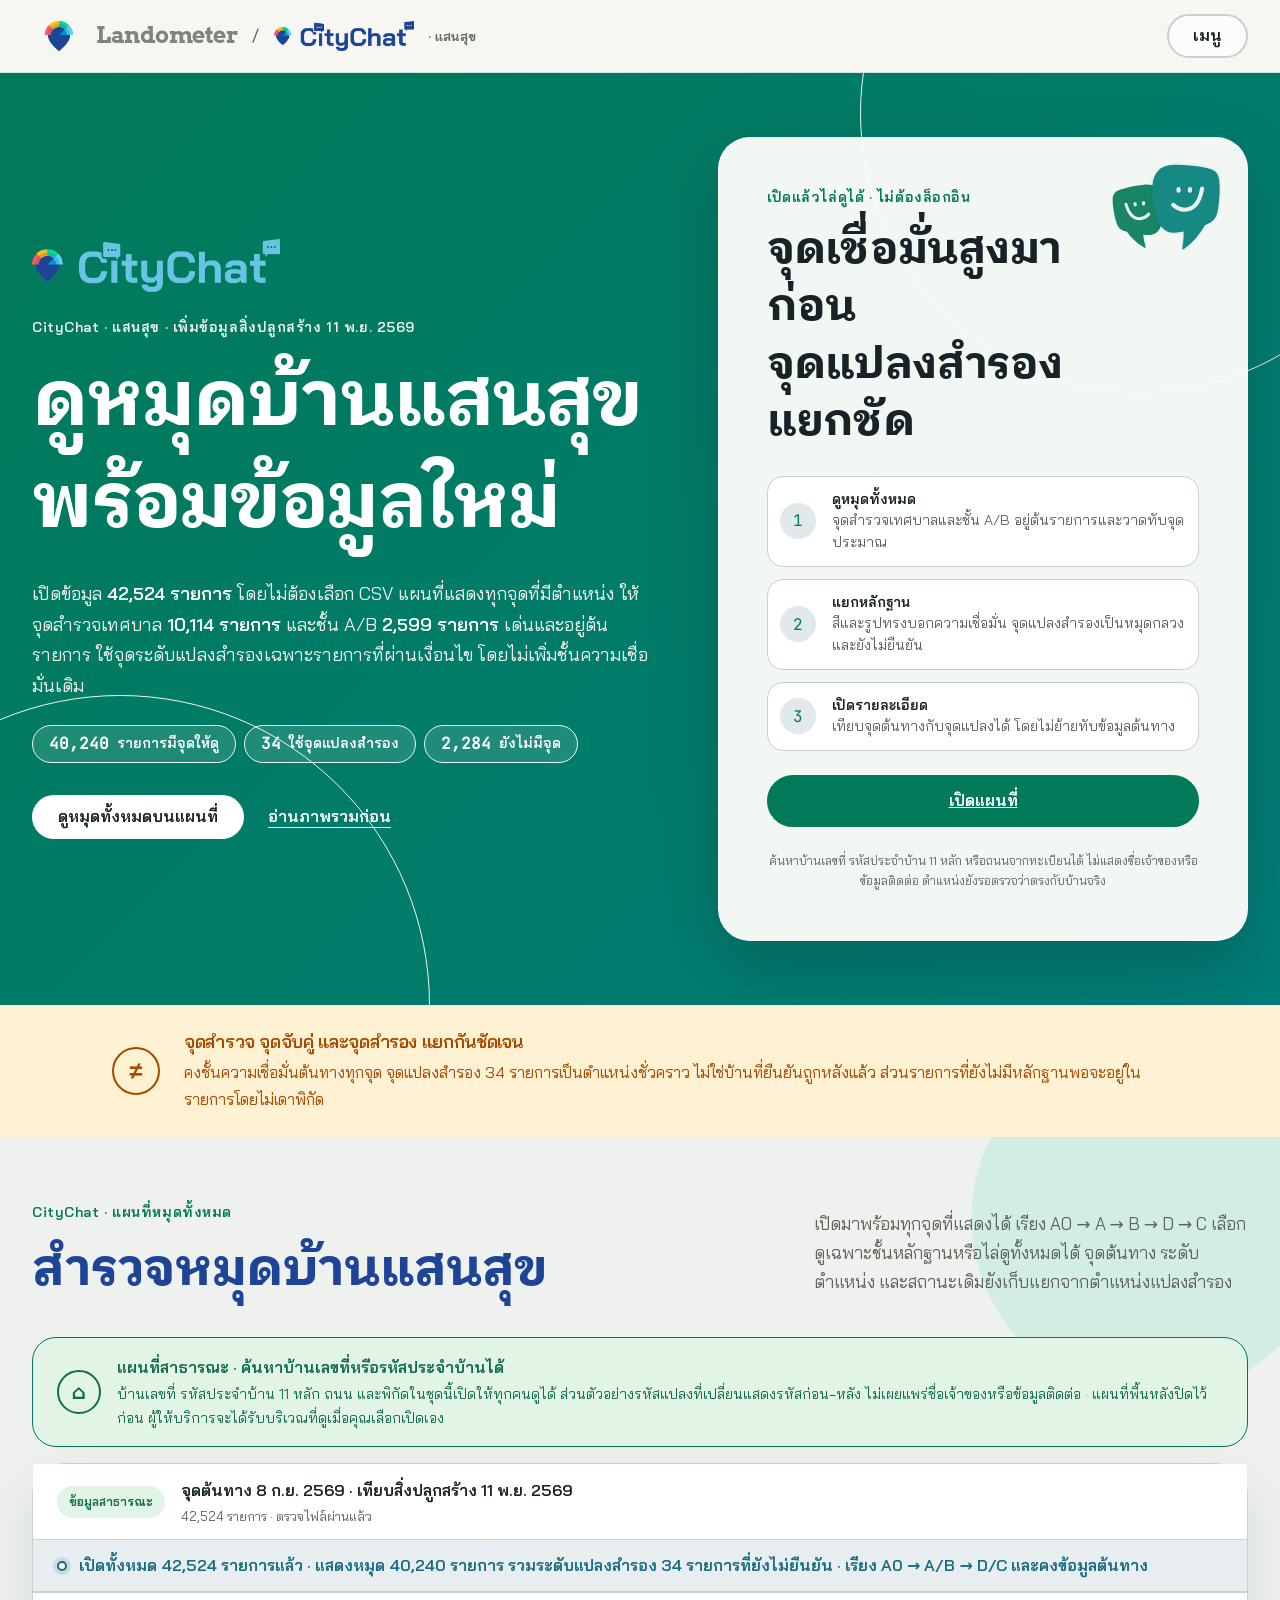
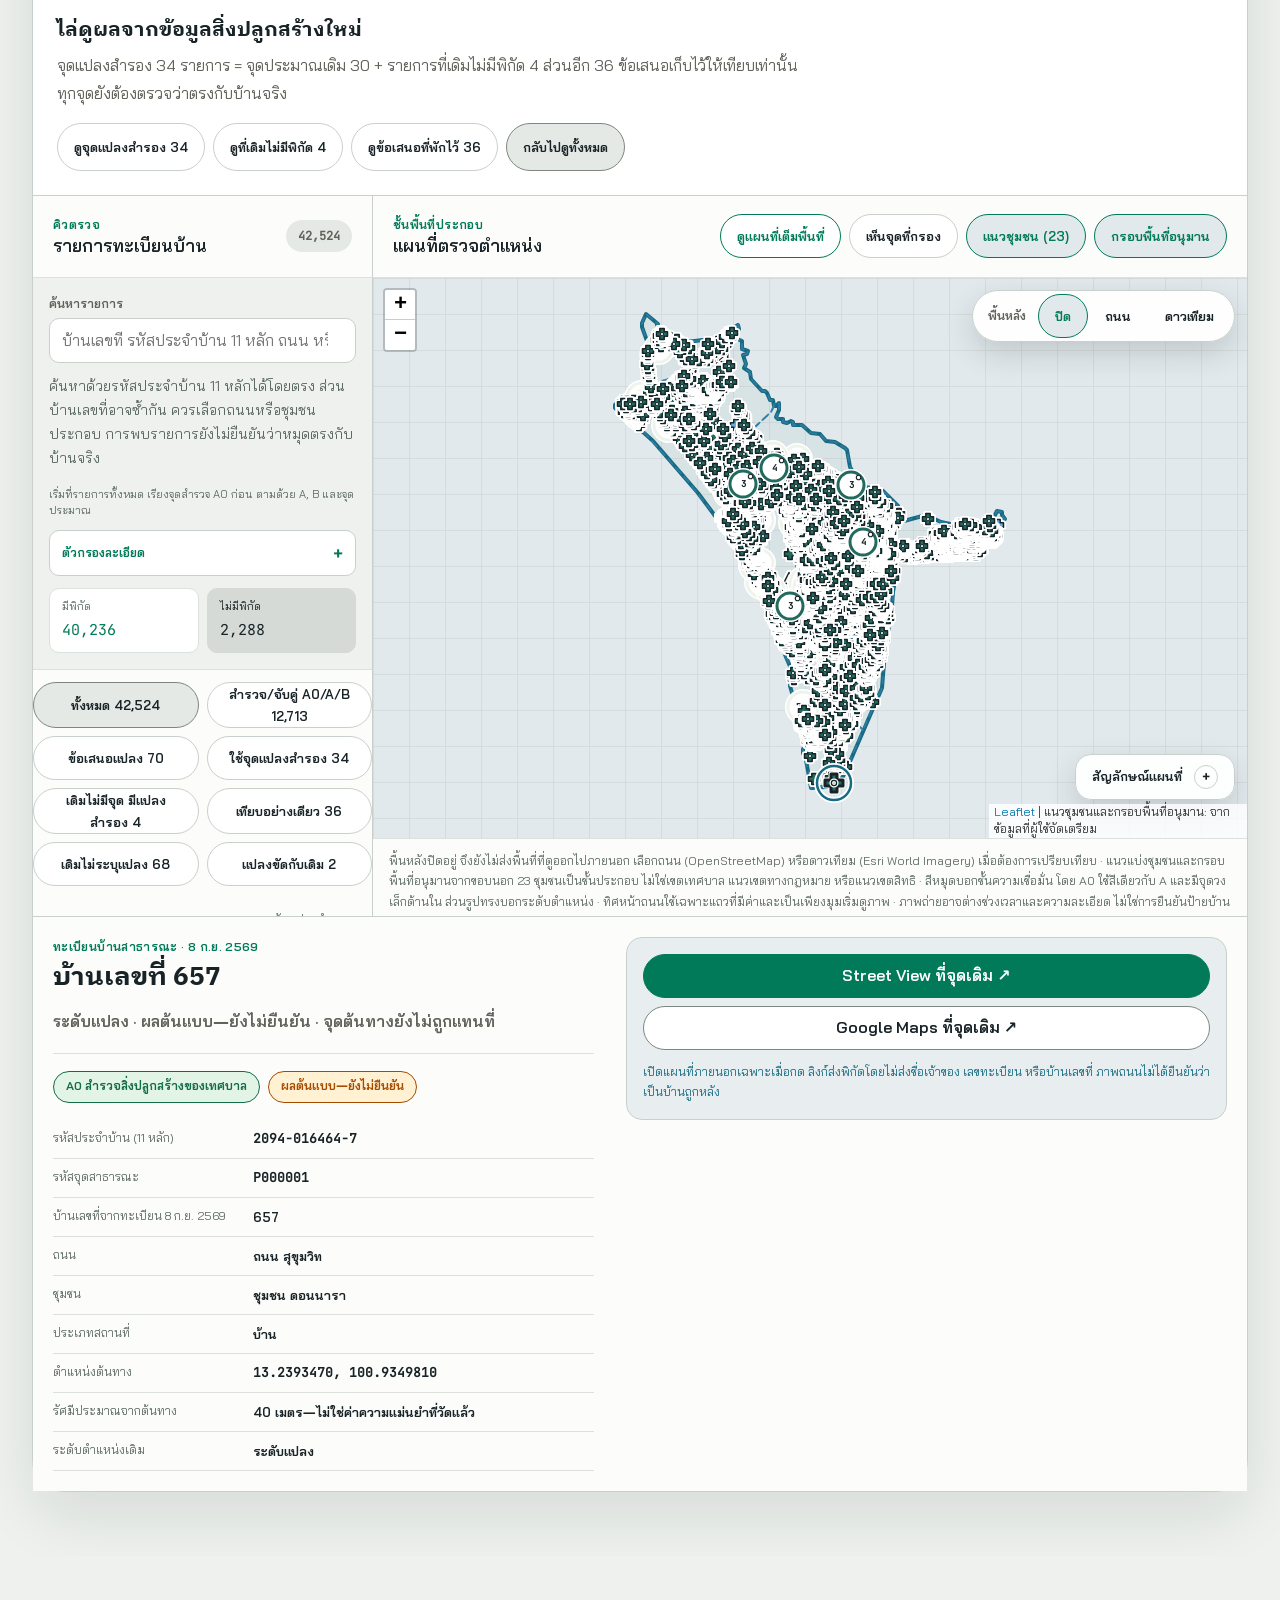
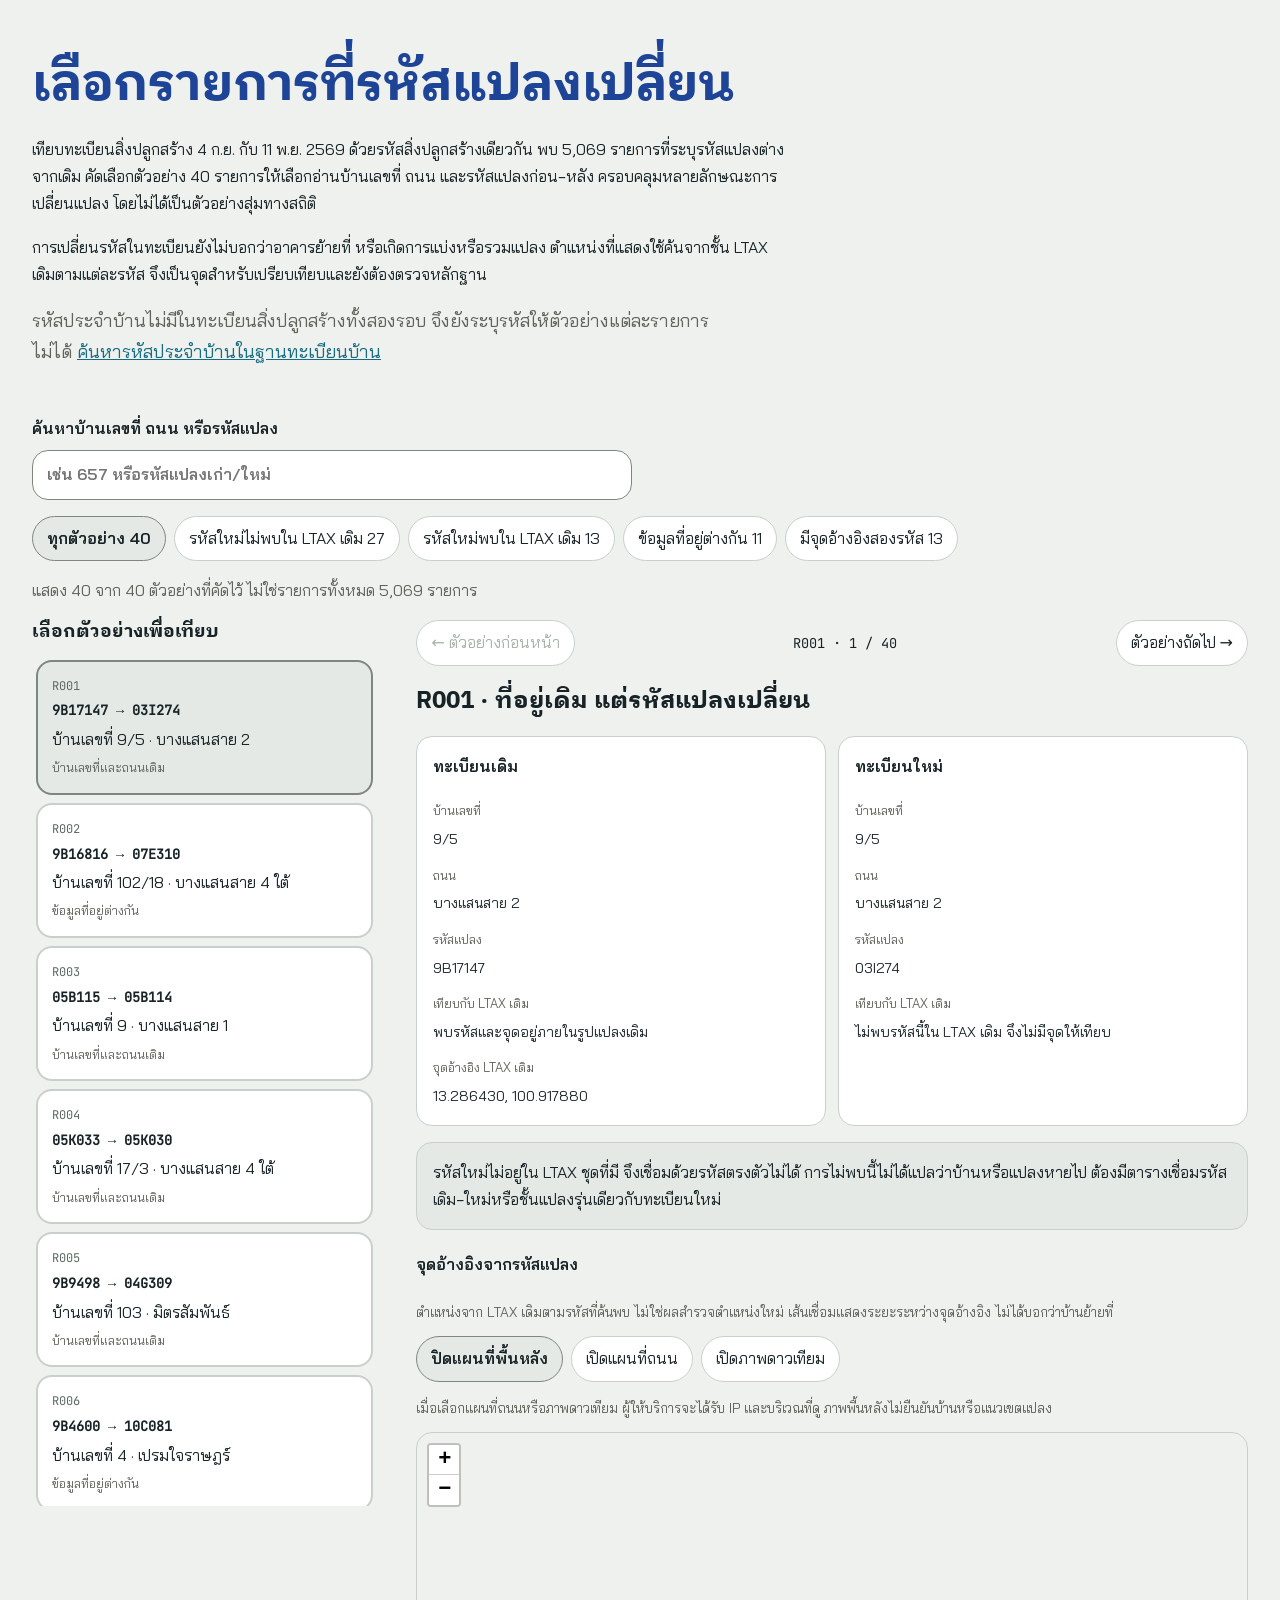
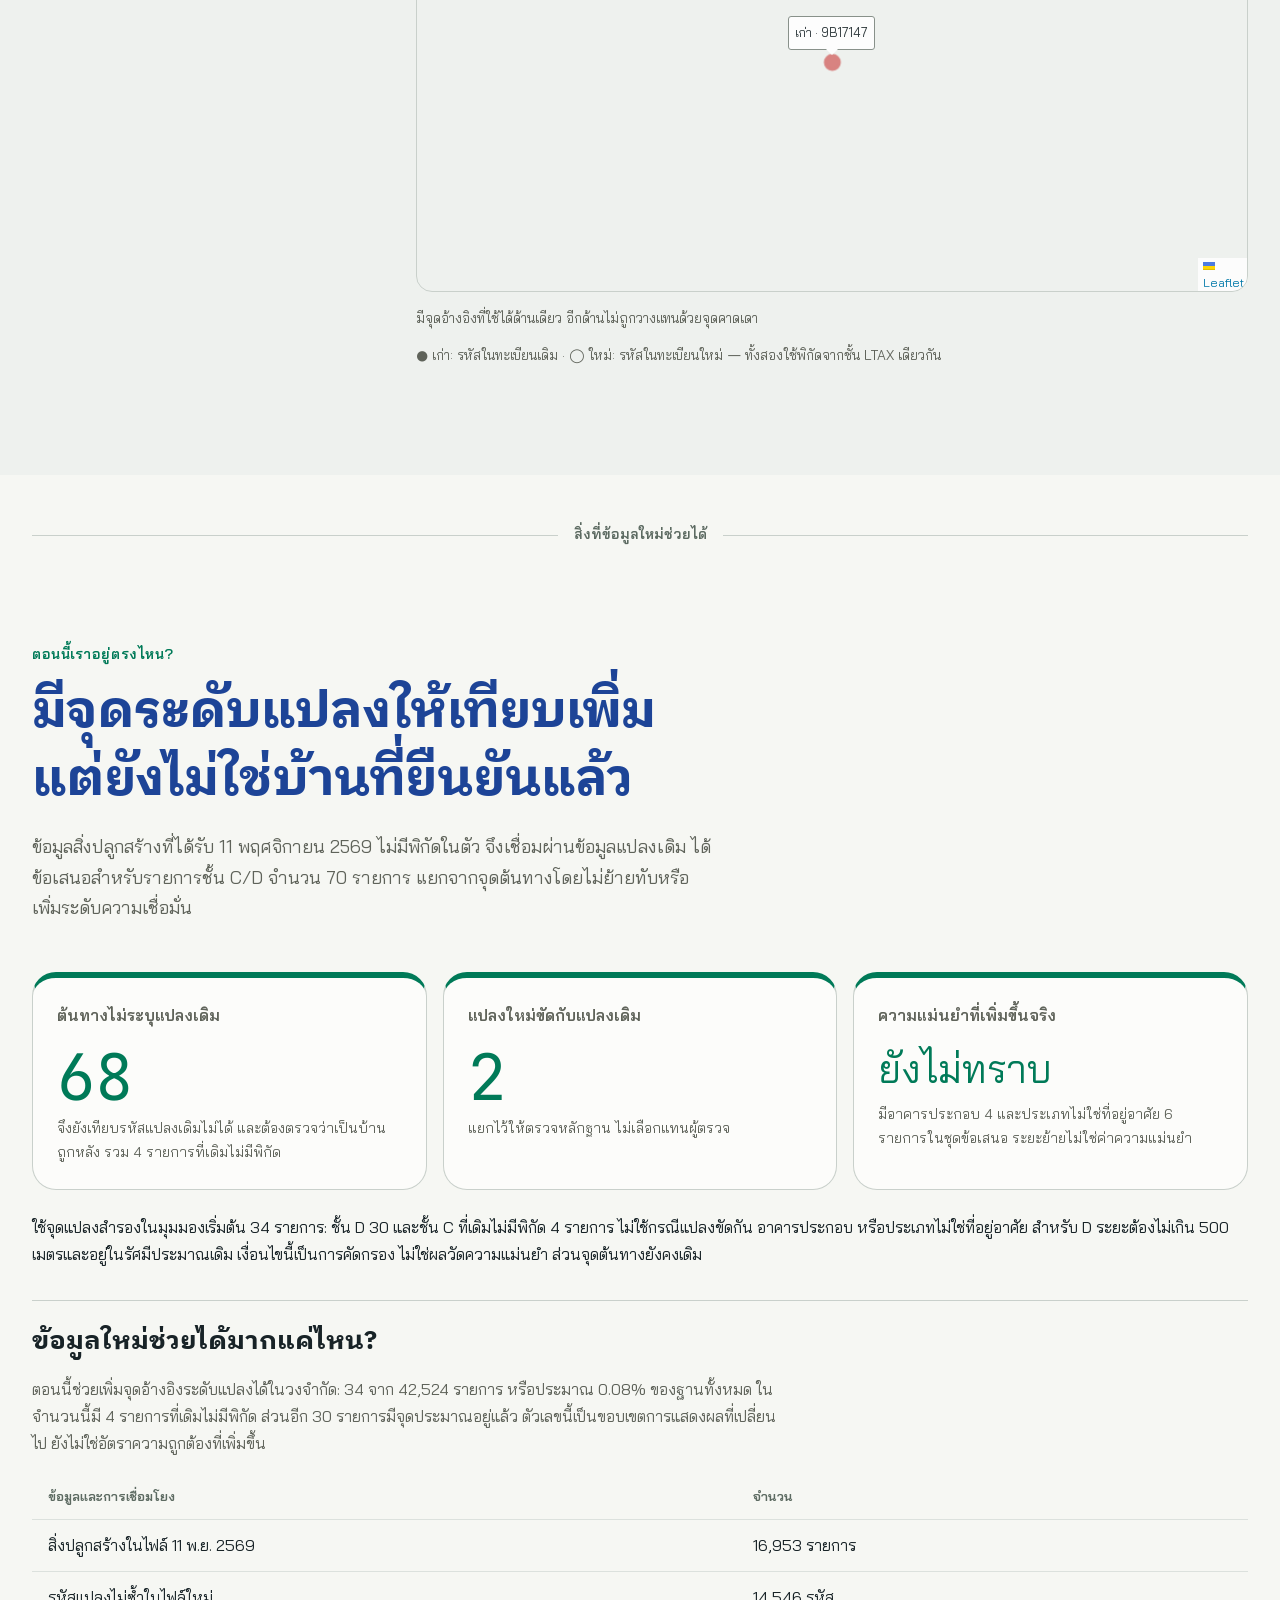
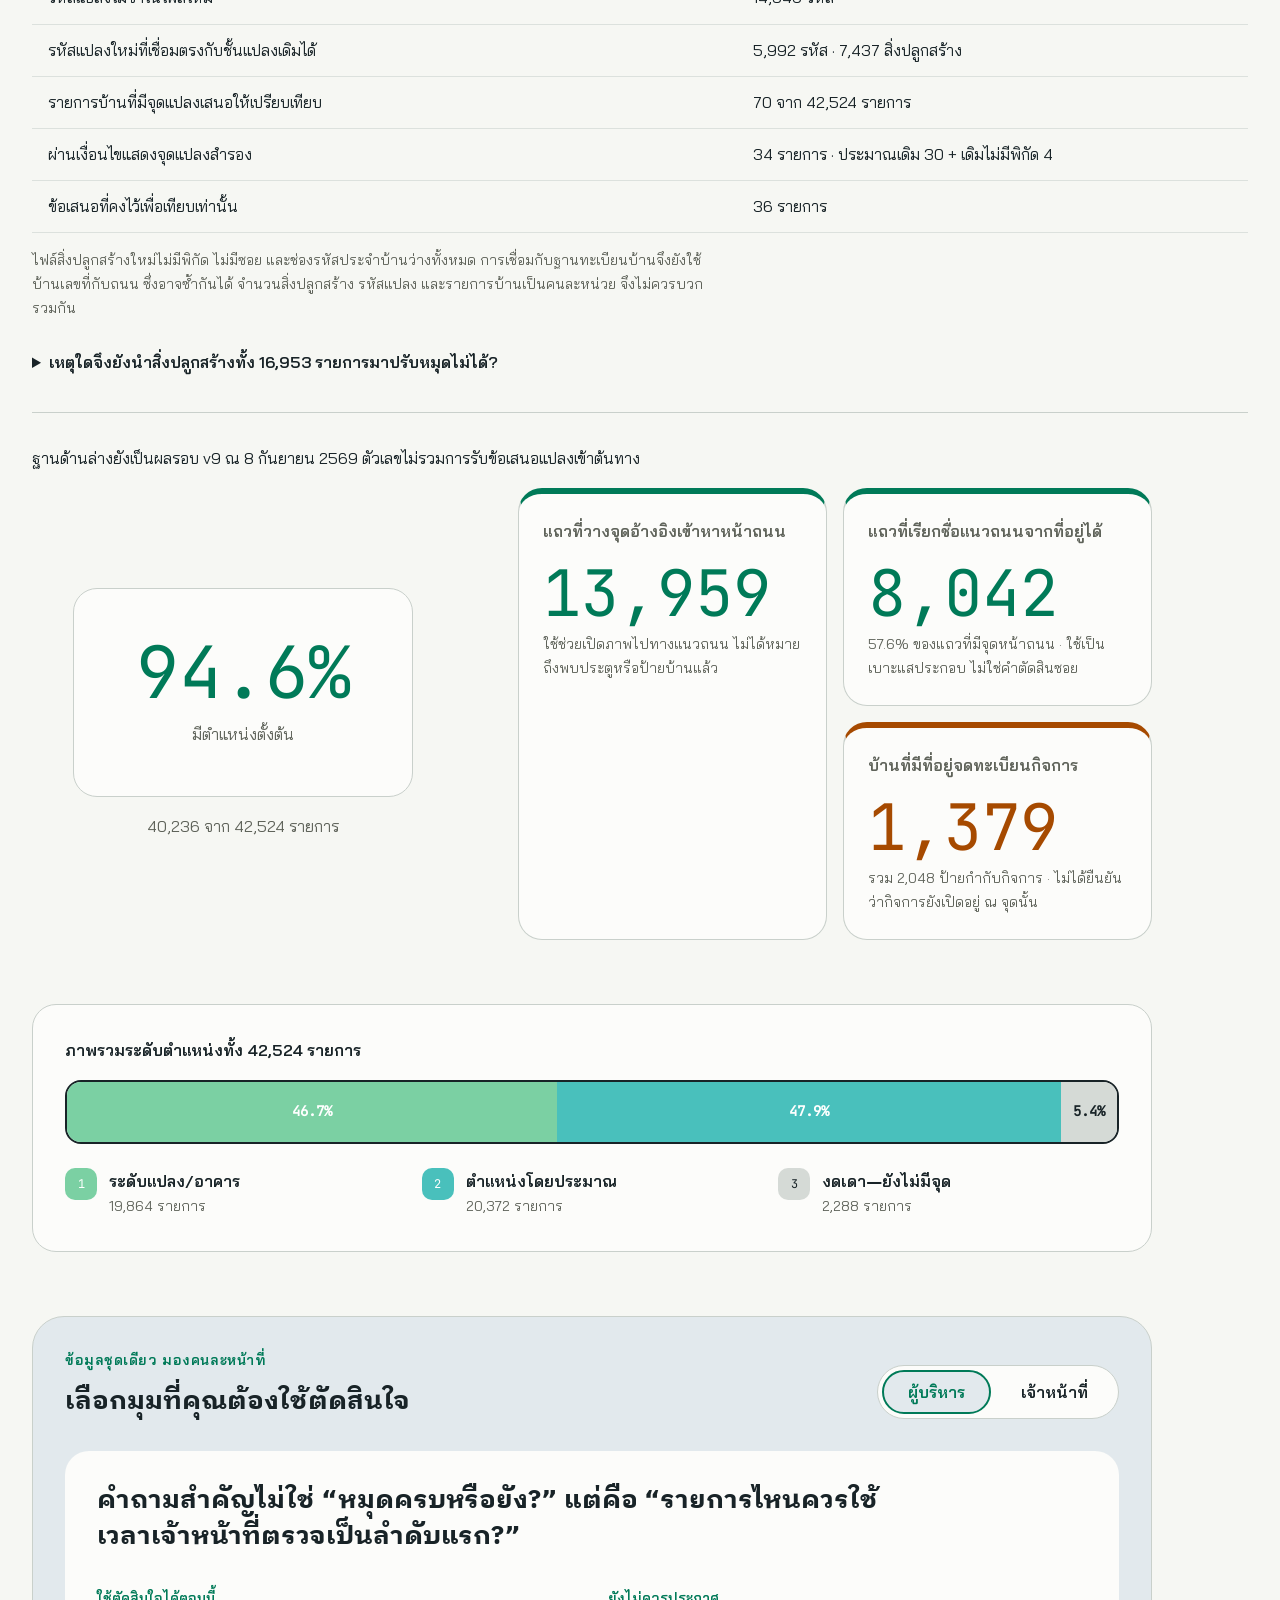
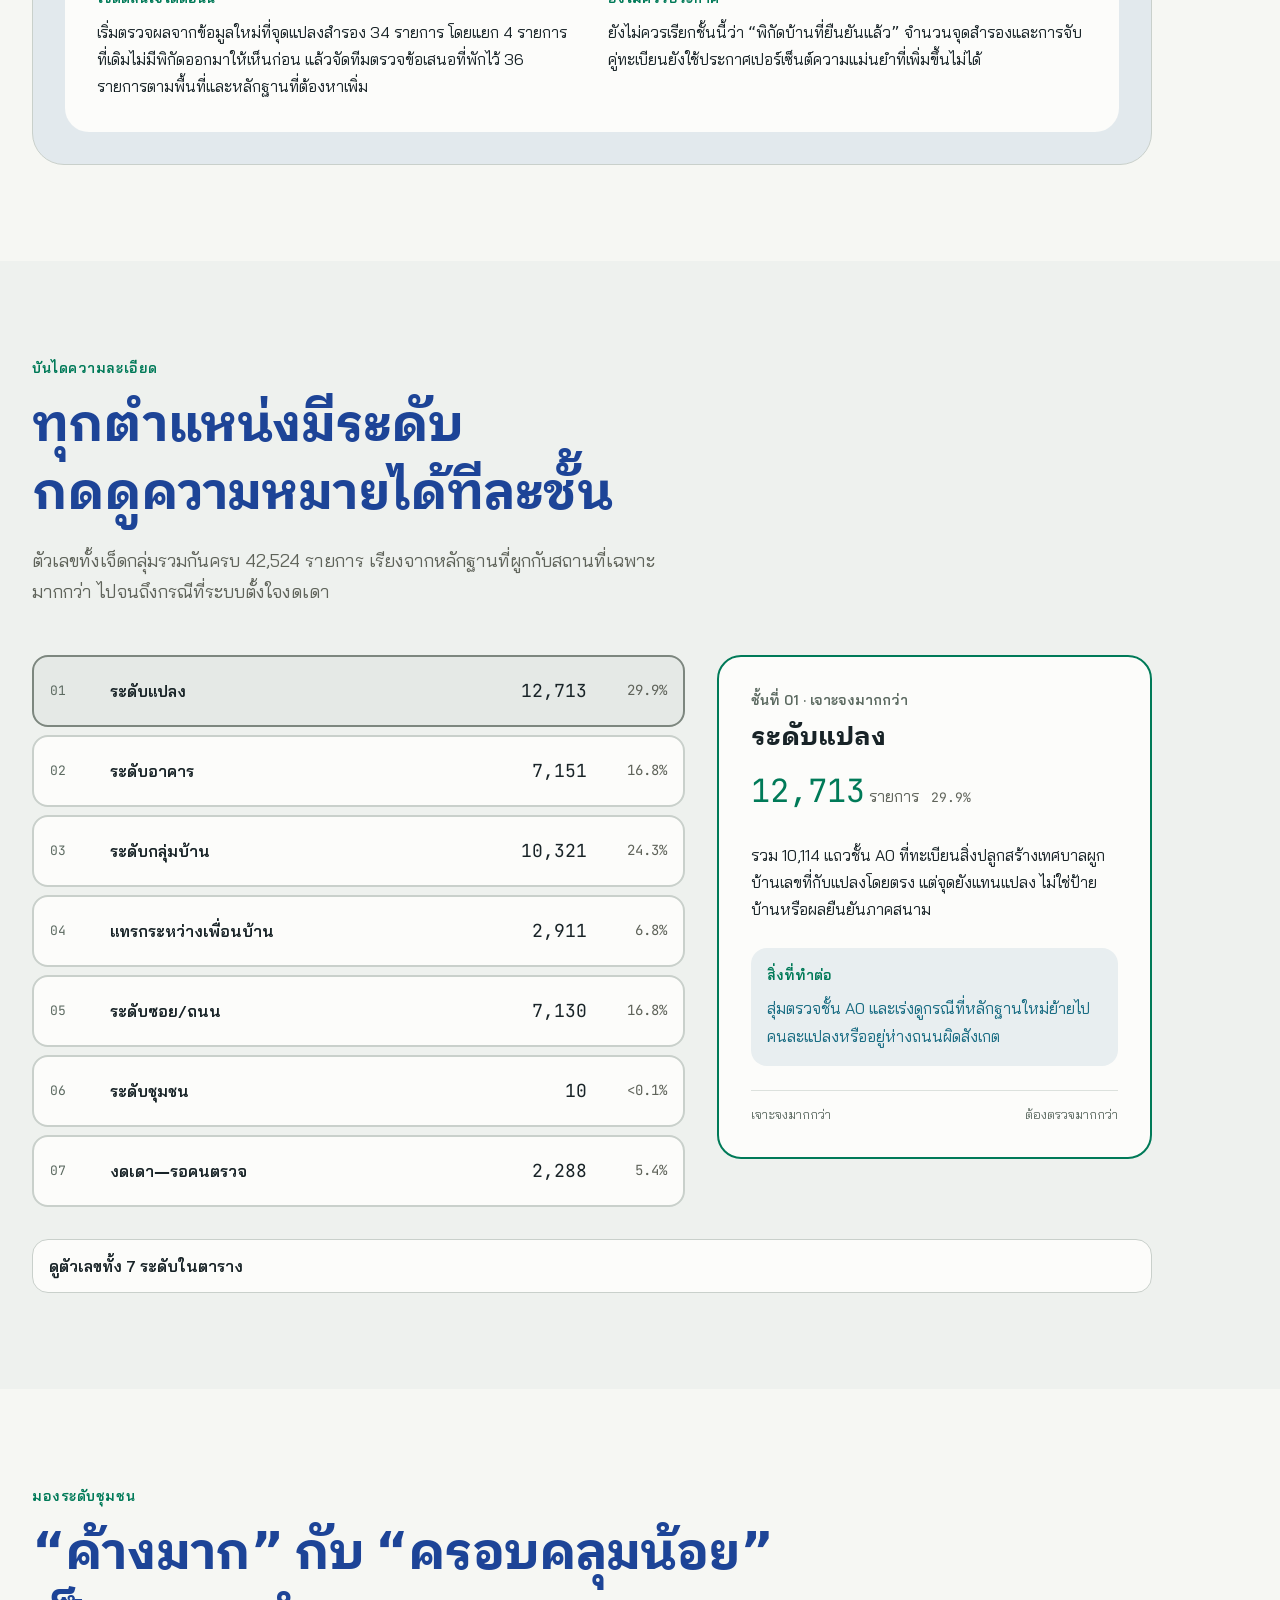
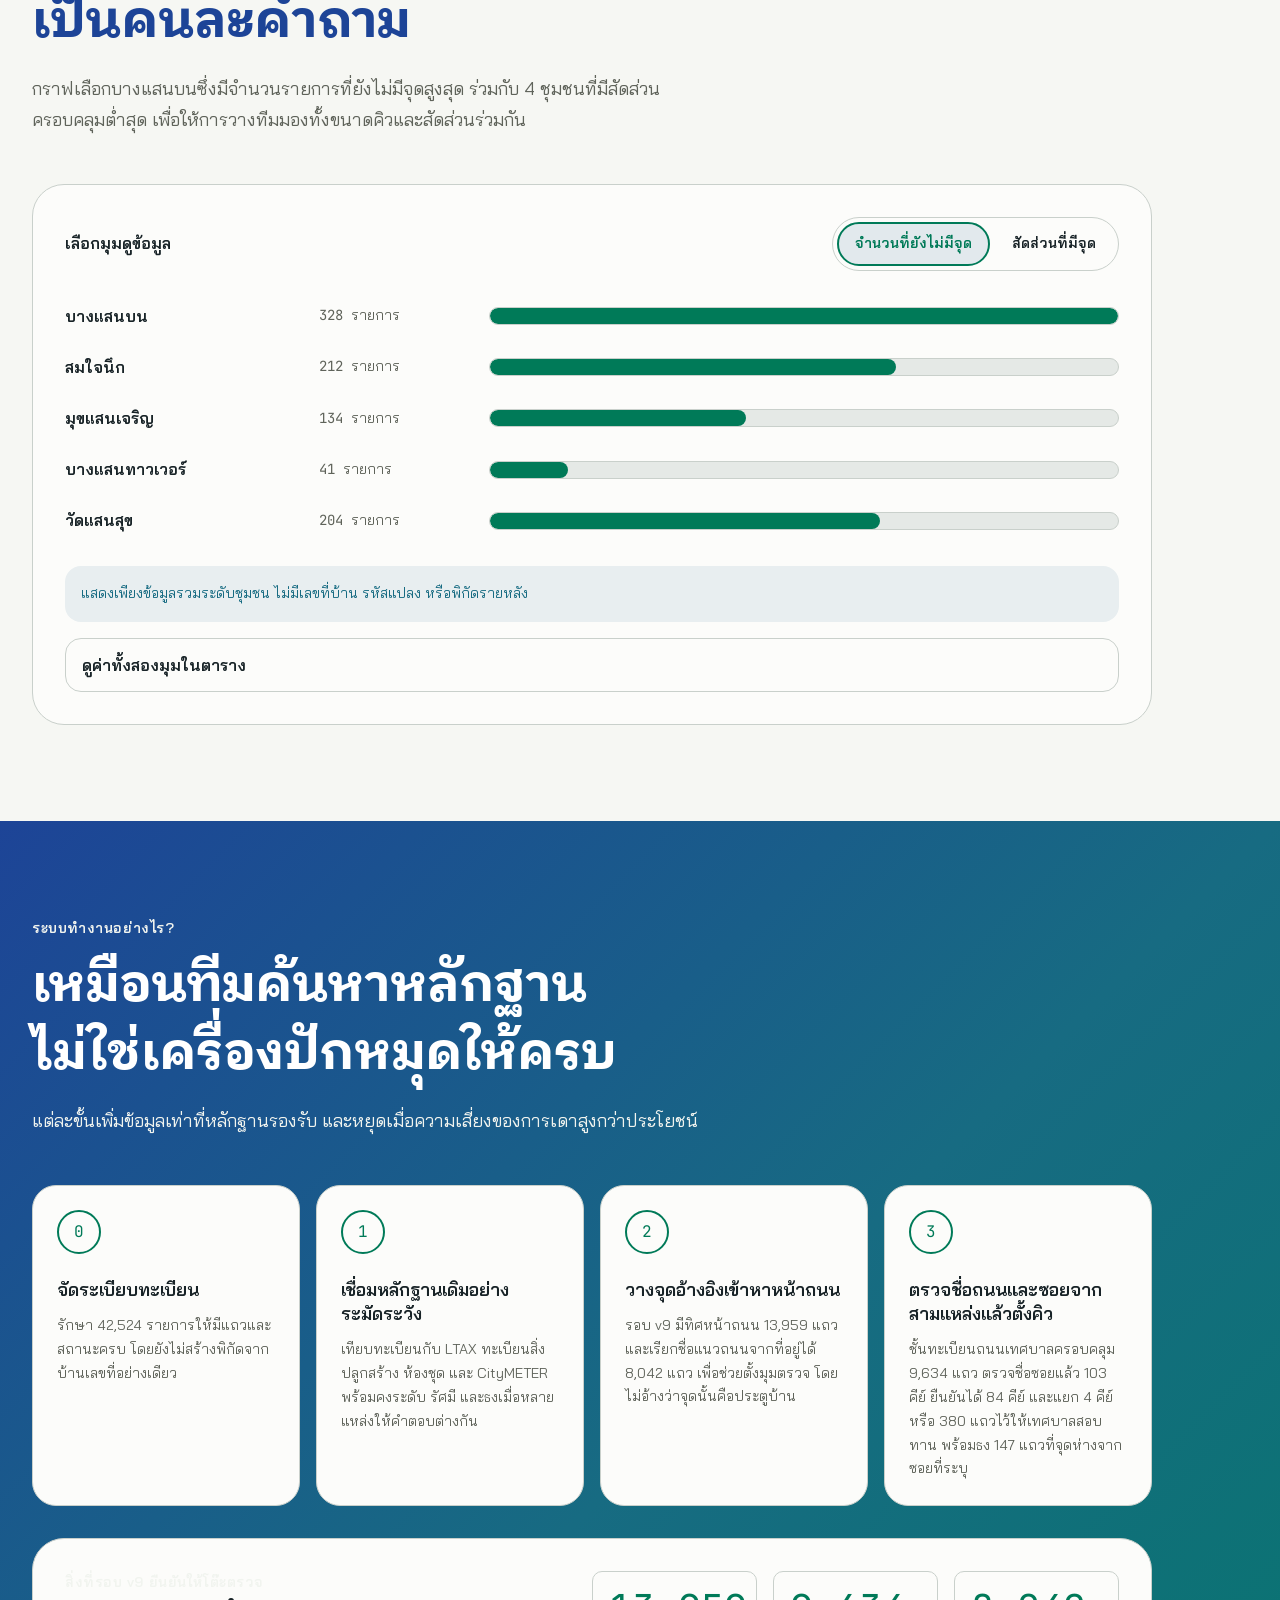
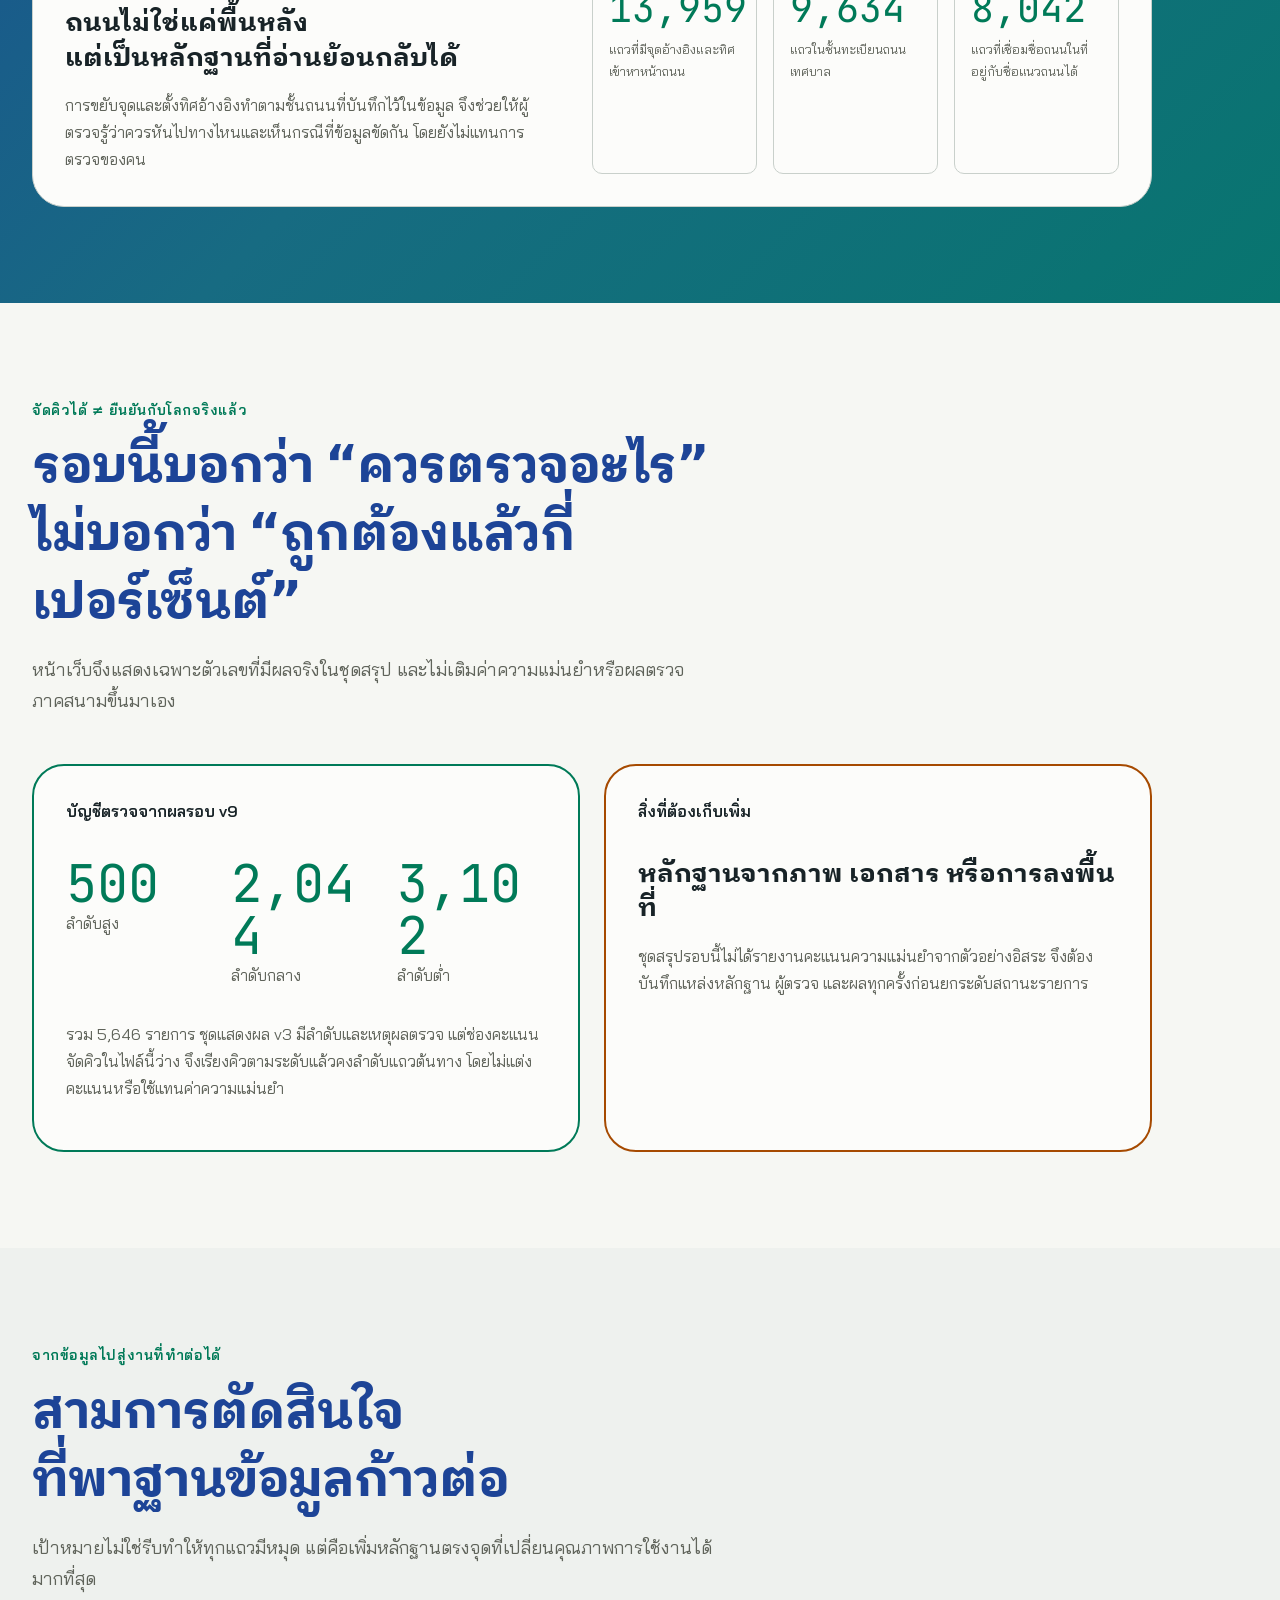
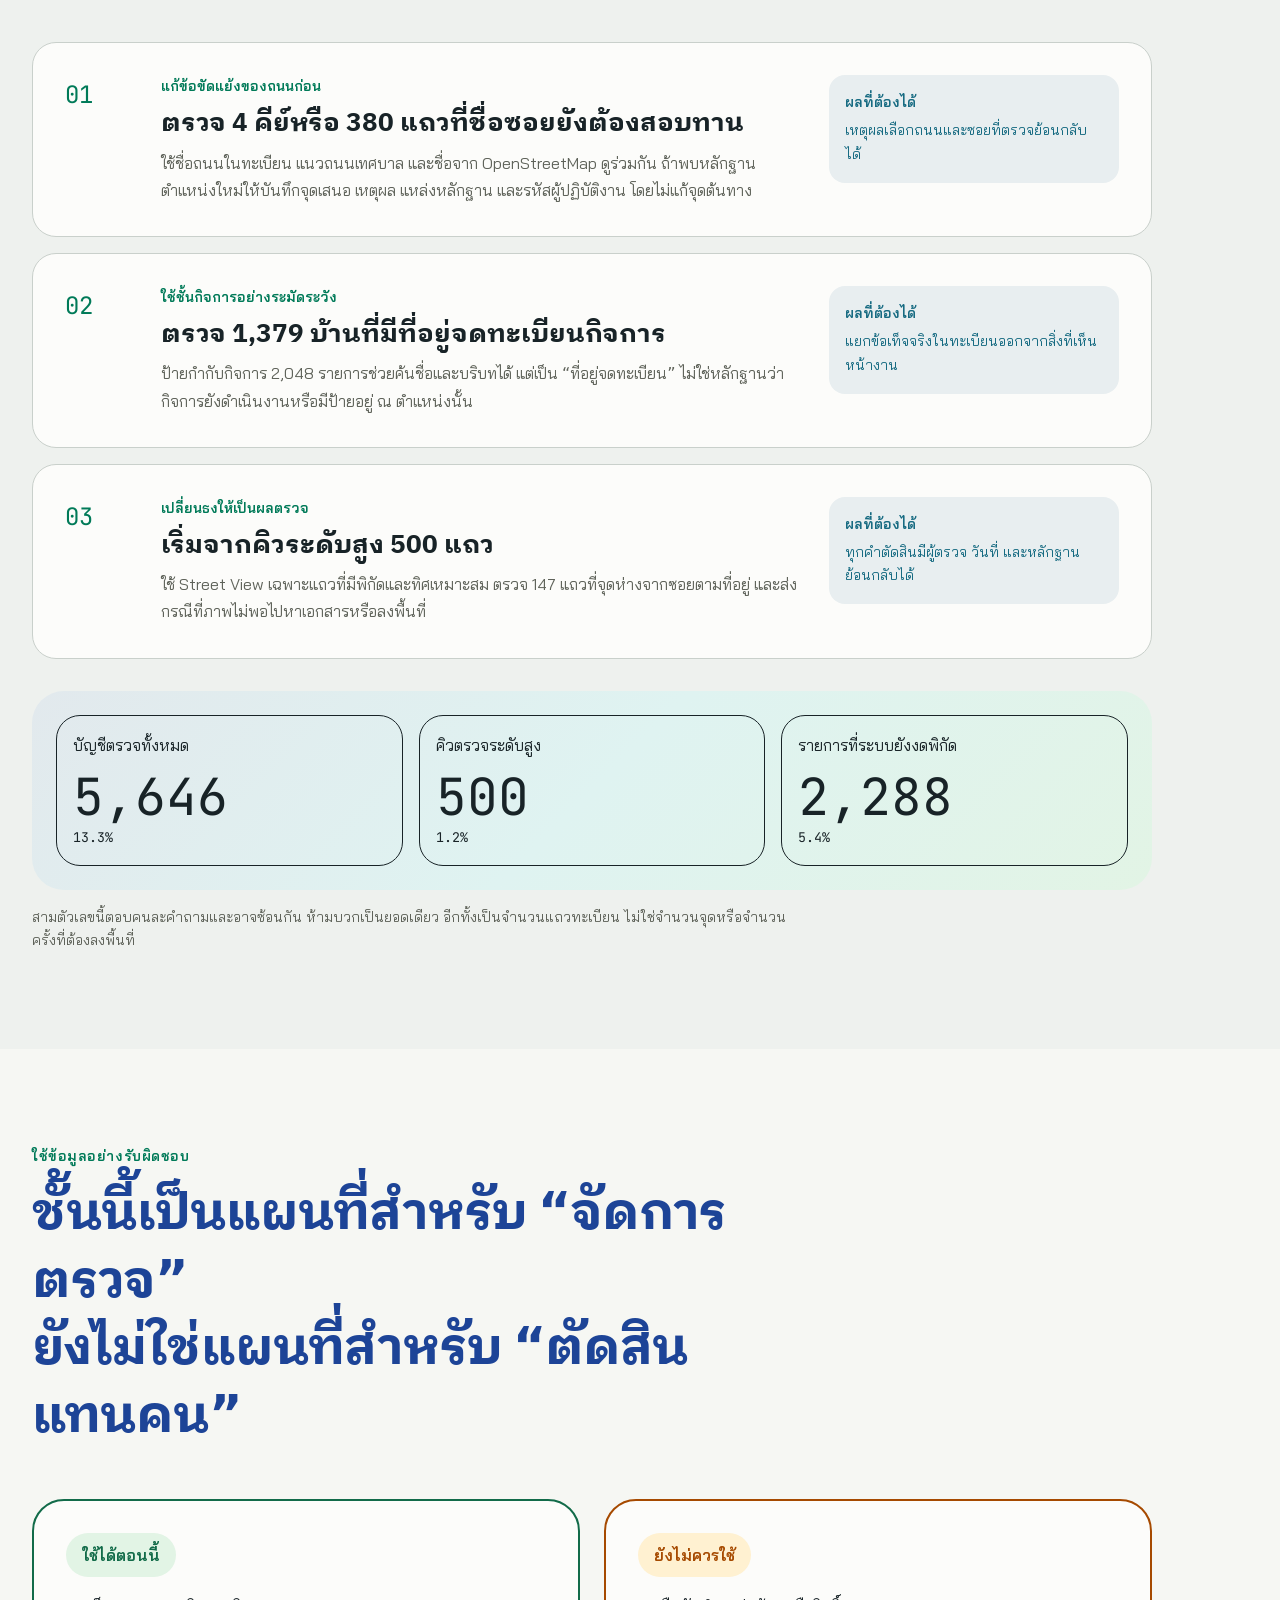
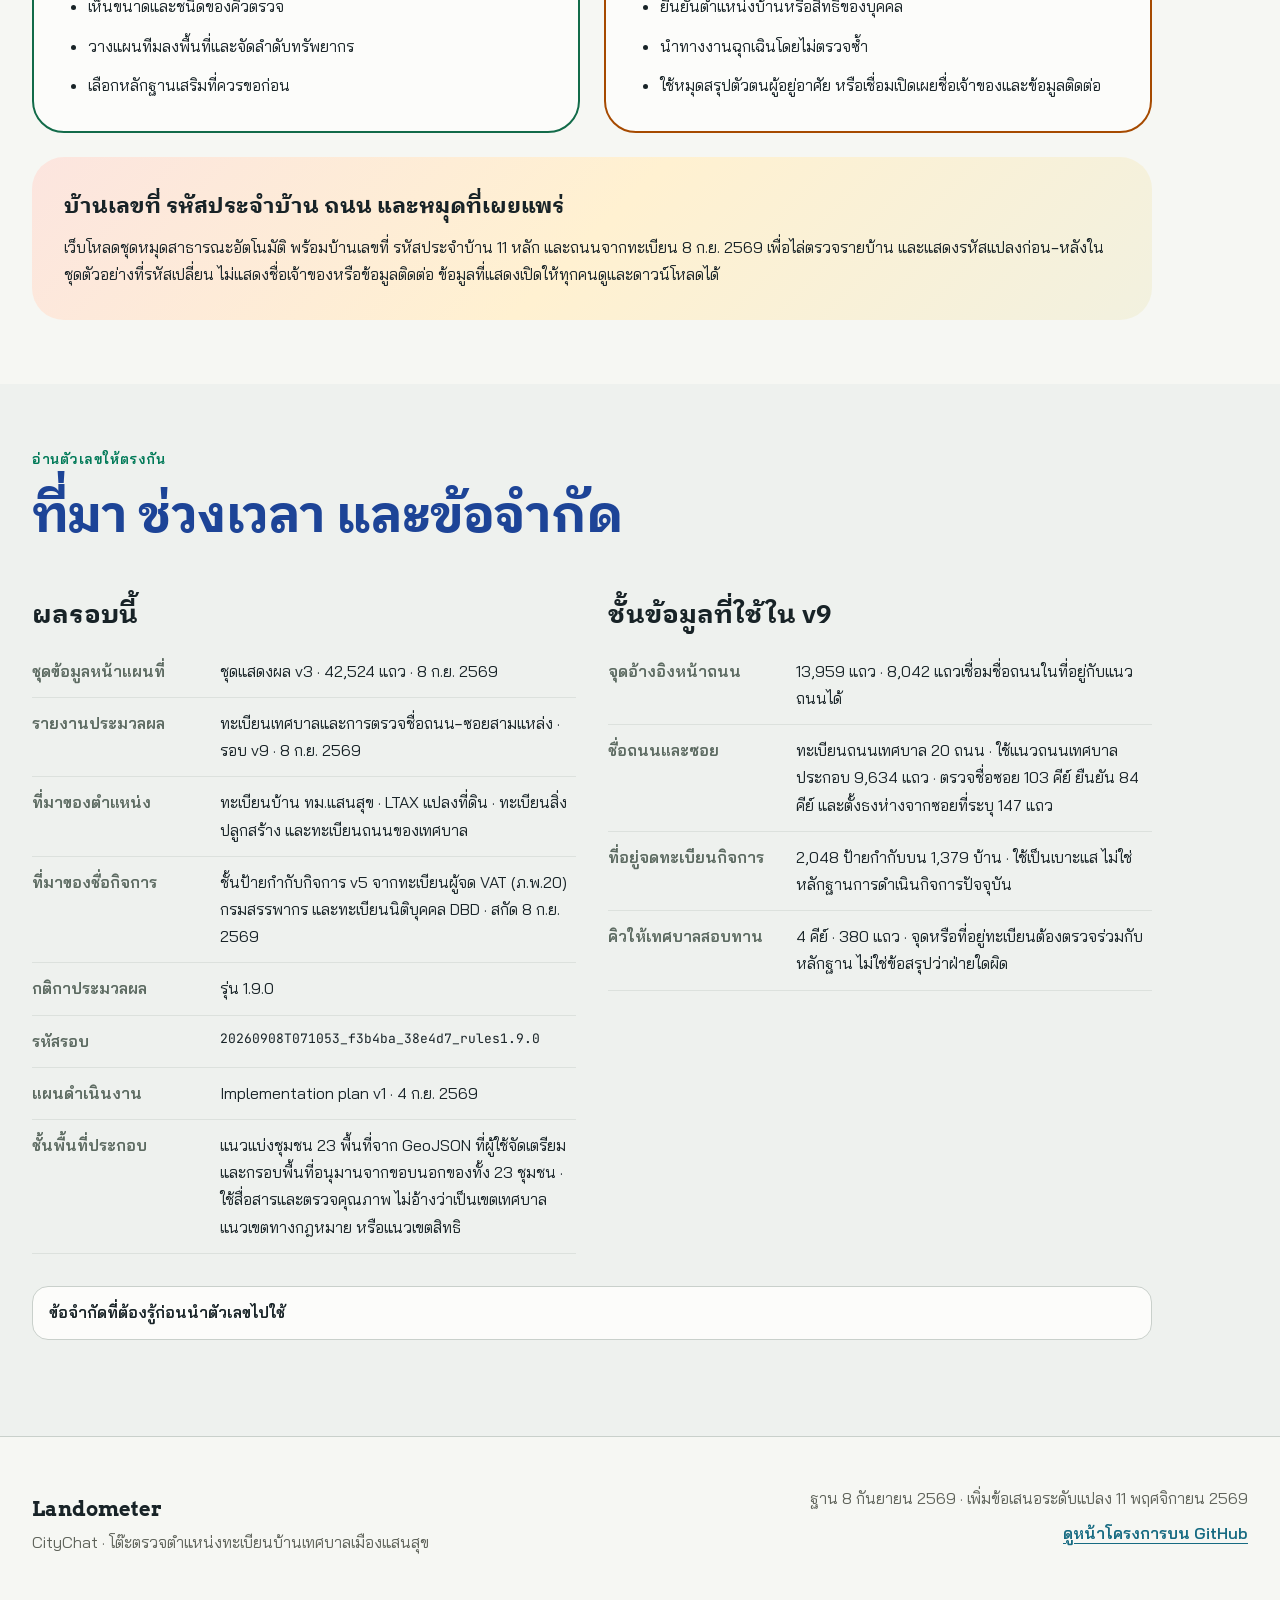
<file: index.html>
<!doctype html>
<html lang="th">
<head>
  <meta charset="utf-8">
  <meta name="viewport" content="width=device-width, initial-scale=1">
  <title>สำรวจหมุดแสนสุข · CityChat</title>
  <meta name="description" content="เปิดดูหมุดแสนสุขทันที ค้นหาบ้านเลขที่ รหัสประจำบ้าน 11 หลัก หรือถนน เทียบข้อเสนอระดับแปลงที่ยังไม่ยืนยัน โดยไม่ต้องเลือก CSV">
  <meta name="citychat-release" content="public-20261112-r4">
  <meta name="robots" content="index,follow">
  <meta name="theme-color" content="#1D4497">
  <meta name="referrer" content="strict-origin-when-cross-origin">
  <meta http-equiv="Content-Security-Policy" content="default-src 'self'; script-src 'self'; style-src 'self' 'unsafe-inline'; font-src 'self'; img-src 'self' data: https://tile.openstreetmap.org https://services.arcgisonline.com; connect-src 'self'; worker-src 'self'; object-src 'none'; base-uri 'none'; form-action 'none'; frame-src 'none'">
  <link rel="icon" type="image/png" href="assets/brand/citychat-favicon-3b7439f6.png">
  <link rel="canonical" href="https://montri-th.github.io/saensuk/">
  <meta property="og:type" content="website">
  <meta property="og:locale" content="th_TH">
  <meta property="og:site_name" content="CityChat · แสนสุข">
  <meta property="og:title" content="สำรวจหมุดแสนสุข · CityChat">
  <meta property="og:description" content="ค้นหาบ้านเลขที่หรือรหัสประจำบ้าน 11 หลัก ดูหมุดและข้อเสนอระดับแปลงที่ยังไม่ยืนยัน ไม่แสดงชื่อเจ้าของหรือข้อมูลติดต่อ">
  <meta property="og:url" content="https://montri-th.github.io/saensuk/">
  <meta name="twitter:card" content="summary">
  <meta name="twitter:title" content="สำรวจหมุดแสนสุข · CityChat">
  <meta name="twitter:description" content="ค้นหาบ้านเลขที่หรือรหัสประจำบ้าน 11 หลัก ดูหมุดและข้อเสนอระดับแปลงที่ยังไม่ยืนยัน โดยไม่ต้องเลือก CSV">
  <script type="application/ld+json">
    {
      "@context": "https://schema.org",
      "@graph": [
        {
          "@id": "https://montri-th.github.io/saensuk/#application",
          "@type": "WebApplication",
          "name": "สำรวจหมุดแสนสุข · CityChat",
          "url": "https://montri-th.github.io/saensuk/"
        }
      ]
    }
  </script>
  <script src="assets/theme-init.js"></script>
  <link rel="preload" href="assets/fonts/ibm-plex-sans-thai-looped-thai-700-normal.woff2" as="font" type="font/woff2" crossorigin>
  <link rel="preload" href="assets/fonts/bai-jamjuree-thai-400-normal.woff2" as="font" type="font/woff2" crossorigin>
  <link rel="stylesheet" href="assets/color-srgb-10.production.css?v=20261111">
  <link rel="stylesheet" href="assets/tokens.css?v=20261111-public">
  <link rel="stylesheet" href="assets/vendor/leaflet/leaflet.css" integrity="sha256-p4NxAoJBhIIN+hmNHrzRCf9tD/miZyoHS5obTRR9BMY=" crossorigin="anonymous">
  <link rel="stylesheet" href="assets/styles.css?v=20261112-review">
  <link rel="stylesheet" href="assets/explorer.css?v=20261112-basemap">
  <link rel="stylesheet" href="assets/parcel-change-examples.css?v=20261112-examples">
  <script defer src="assets/vendor/leaflet/leaflet.js" integrity="sha256-20nQCchB9co0qIjJZRGuk2/Z9VM+kNiyxNV1lvTlZBo=" crossorigin="anonymous"></script>
  <script defer src="assets/app.js?v=20260908-v9"></script>
  <script defer src="assets/marker-grouping.js?v=20260906-building-only"></script>
  <script defer src="assets/csv-parser.js?v=20260908-display-v3-r3"></script>
  <script defer src="assets/coordinate-adjustment.js?v=20260908-display-v3-r2"></script>
  <script defer src="assets/record-explorer.js?v=20261112-basemap"></script>
  <script defer src="assets/parcel-change-examples.js?v=20261112-basemap"></script>
</head>
<body id="top">
  <a class="skip-link" href="#main">ข้ามไปยังเนื้อหาหลัก</a>

  <header class="site-header" data-header>
    <div class="header-inner">
      <a class="brand-link" href="#top" aria-current="page" aria-label="Landometer — CityChat แสนสุข หน้านี้">
        <span class="landometer-nav-identity" aria-hidden="true">
          <img class="landometer-nav-symbol" src="assets/brand/landometer-symbol-color-v091-990c90fa.png" width="1601" height="1601" alt="">
          <span class="landometer-name">Landometer</span>
        </span>
        <span class="brand-divider" aria-hidden="true">/</span>
        <span class="nav-citychat-lockup" aria-hidden="true">
          <img class="nav-citychat-lockup-light-surface" src="assets/brand/citychat-lockup-v091-light-surface.png" width="494" height="106" alt="">
          <img class="nav-citychat-lockup-deep-surface" src="assets/brand/citychat-lockup-v091-deep-surface.png" width="494" height="106" alt="">
        </span>
        <span class="product-name">· แสนสุข</span>
      </a>

      <button class="menu-toggle" type="button" aria-expanded="false" aria-controls="site-nav" hidden>
        <span class="menu-toggle-label">เมนู</span>
      </button>

      <nav class="nav-panel" id="site-nav" aria-label="เมนูในหน้านี้">
        <div class="nav-links">
          <a href="#explorer">สำรวจหมุด</a>
          <a href="#parcel-changes">รหัสแปลงเปลี่ยน</a>
          <a href="#results">ผลล่าสุด</a>
          <a href="#precision">ระดับตำแหน่ง</a>
          <a href="#next">งานที่ต้องทำต่อ</a>
          <a href="#sources">ที่มาและข้อจำกัด</a>
        </div>
        <fieldset class="theme-picker">
          <legend>รูปแบบสี</legend>
          <div class="theme-options">
            <button type="button" data-theme-choice="auto" aria-pressed="true">อัตโนมัติ</button>
            <button type="button" data-theme-choice="light" aria-pressed="false">สว่าง</button>
            <button type="button" data-theme-choice="dark" aria-pressed="false">มืด</button>
          </div>
        </fieldset>
      </nav>
    </div>
  </header>

  <main id="main">
    <section class="hero" aria-labelledby="hero-title">
      <div class="hero-grid">
        <div class="hero-copy">
          <div class="citychat-hero-lockup" role="img" aria-label="CityChat">
            <img class="citychat-lockup-deep-surface" src="assets/brand/citychat-lockup-v091-deep-surface.png" width="494" height="106" alt="">
            <img class="citychat-lockup-light-surface" src="assets/brand/citychat-lockup-v091-light-surface.png" width="494" height="106" alt="">
          </div>
          <p class="eyebrow eyebrow-on-deep">CityChat · แสนสุข · เพิ่มข้อมูลสิ่งปลูกสร้าง 11 พ.ย. 2569</p>
          <h1 id="hero-title">ดูหมุดบ้านแสนสุข<br>พร้อมข้อมูลใหม่</h1>
          <p class="hero-lead" data-primary-answer>เปิดข้อมูล <strong>42,524 รายการ</strong> โดยไม่ต้องเลือก CSV แผนที่แสดงทุกจุดที่มีตำแหน่ง ให้จุดสำรวจเทศบาล <strong>10,114 รายการ</strong> และชั้น A/B <strong>2,599 รายการ</strong> เด่นและอยู่ต้นรายการ ใช้จุดระดับแปลงสำรองเฉพาะรายการที่ผ่านเงื่อนไข โดยไม่เพิ่มชั้นความเชื่อมั่นเดิม</p>
          <p class="hero-signal" aria-label="40,240 รายการมีจุดแสดงผล รวมจุดระดับแปลงสำรอง 34 รายการ และยังไม่มีจุด 2,284 รายการ">
            <span><strong>40,240</strong> รายการมีจุดให้ดู</span>
            <span><strong>34</strong> ใช้จุดแปลงสำรอง</span>
            <span class="hero-signal-warning"><strong>2,284</strong> ยังไม่มีจุด</span>
          </p>
          <div class="hero-actions">
            <a class="button button-primary" href="#explorer" data-action-id="open-review-desk">ดูหมุดทั้งหมดบนแผนที่</a>
            <a class="text-link-on-deep" href="#results">อ่านภาพรวมก่อน</a>
          </div>
        </div>

        <div class="city-dialogue hero-review-card" aria-label="สามขั้นตอนของโต๊ะตรวจรายบ้าน">
          <div class="conversation-motif" aria-hidden="true">
            <img class="conversation-motif-light" src="assets/brand/conversation-motif-v091-light.svg" width="156" height="127" alt="">
            <img class="conversation-motif-dark" src="assets/brand/conversation-motif-v091-dark.svg" width="156" height="127" alt="">
          </div>
          <div>
            <p class="eyebrow">เปิดแล้วไล่ดูได้ · ไม่ต้องล็อกอิน</p>
            <h2>จุดเชื่อมั่นสูงมาก่อน<br>จุดแปลงสำรองแยกชัด</h2>
          </div>
          <ol class="hero-review-steps">
            <li><span>1</span><p><strong>ดูหมุดทั้งหมด</strong> จุดสำรวจเทศบาลและชั้น A/B อยู่ต้นรายการและวาดทับจุดประมาณ</p></li>
            <li><span>2</span><p><strong>แยกหลักฐาน</strong> สีและรูปทรงบอกความเชื่อมั่น จุดแปลงสำรองเป็นหมุดกลวงและยังไม่ยืนยัน</p></li>
            <li><span>3</span><p><strong>เปิดรายละเอียด</strong> เทียบจุดต้นทางกับจุดแปลงได้ โดยไม่ย้ายทับข้อมูลต้นทาง</p></li>
          </ol>
          <a class="hero-file-button" href="#explorer">เปิดแผนที่</a>
          <p class="hero-local-note">ค้นหาบ้านเลขที่ รหัสประจำบ้าน 11 หลัก หรือถนนจากทะเบียนได้ ไม่แสดงชื่อเจ้าของหรือข้อมูลติดต่อ ตำแหน่งยังรอตรวจว่าตรงกับบ้านจริง</p>
        </div>
      </div>
    </section>

    <aside class="truth-banner" aria-labelledby="truth-banner-title">
      <div class="truth-banner-inner">
        <p class="truth-mark" aria-hidden="true">≠</p>
        <div>
          <h2 id="truth-banner-title">จุดสำรวจ จุดจับคู่ และจุดสำรอง แยกกันชัดเจน</h2>
          <p>คงชั้นความเชื่อมั่นต้นทางทุกจุด จุดแปลงสำรอง 34 รายการเป็นตำแหน่งชั่วคราว ไม่ใช่บ้านที่ยืนยันถูกหลังแล้ว ส่วนรายการที่ยังไม่มีหลักฐานพอจะอยู่ในรายการโดยไม่เดาพิกัด</p>
        </div>
      </div>
    </aside>

    <section class="explorer-section" id="explorer" aria-labelledby="explorer-title" data-explorer data-public-snapshot-url="assets/data/public-housepoints-90968c55f259.json.gz" data-public-snapshot-sha256="90968c55f2594d3f65821851933921f32304bc97a62f1f3d257708f74ab5d47c">
      <div class="explorer-intro">
        <div>
          <p class="eyebrow">CityChat · แผนที่หมุดทั้งหมด</p>
          <h2 id="explorer-title">สำรวจหมุดบ้านแสนสุข</h2>
        </div>
        <p>เปิดมาพร้อมทุกจุดที่แสดงได้ เรียง A0 → A → B → D → C เลือกดูเฉพาะชั้นหลักฐานหรือไล่ดูทั้งหมดได้ จุดต้นทาง ระดับตำแหน่ง และสถานะเดิมยังเก็บแยกจากตำแหน่งแปลงสำรอง</p>
      </div>

      <div class="local-data-banner" role="note">
        <span class="local-data-icon" aria-hidden="true">⌂</span>
        <div>
          <strong>แผนที่สาธารณะ · ค้นหาบ้านเลขที่หรือรหัสประจำบ้านได้</strong>
          <p>บ้านเลขที่ รหัสประจำบ้าน 11 หลัก ถนน และพิกัดในชุดนี้เปิดให้ทุกคนดูได้ ส่วนตัวอย่างรหัสแปลงที่เปลี่ยนแสดงรหัสก่อน–หลัง ไม่เผยแพร่ชื่อเจ้าของหรือข้อมูลติดต่อ · แผนที่พื้นหลังปิดไว้ก่อน ผู้ให้บริการจะได้รับบริเวณที่ดูเมื่อคุณเลือกเปิดเอง</p>
        </div>
      </div>

      <div class="explorer-alert embedding-warning" data-embedding-warning role="alert" hidden>
        <div>
          <strong>โต๊ะตรวจถูกปิดในหน้าที่ฝังเว็บ</strong>
          <p>กรุณาเปิด https://montri-th.github.io/saensuk/ โดยตรงในแท็บใหม่ก่อนเลือกไฟล์ทะเบียน</p>
        </div>
      </div>

      <div class="file-gate" data-file-gate hidden>
        <div class="file-gate-copy">
          <p class="file-gate-step">01 · เปิดโต๊ะตรวจ</p>
          <h3>เลือกชุดข้อมูลแผนที่ v3</h3>
          <p>ระบบจะตรวจรุ่น จำนวนแถว โครงสร้าง และลายนิ้วมือไฟล์ก่อนแสดงผล เพื่อไม่ผสมผลคนละรอบ</p>
          <label class="file-button" for="record-file" role="button" tabindex="0" data-file-label>เลือกไฟล์ CSV จากเครื่อง</label>
          <input id="record-file" class="native-file-input" type="file" accept=".csv,text/csv" aria-describedby="file-requirement" data-file-input disabled>
          <p class="file-requirement" id="file-requirement">ไฟล์ที่รองรับ: <span class="file-name">03CityChat__housemapdisplaydataset__v3__20260908.csv</span> · UTF-8 · ไม่ส่งไฟล์ขึ้นเซิร์ฟเวอร์</p>
        </div>
        <div class="file-gate-proof" aria-label="เงื่อนไขไฟล์ที่ระบบจะตรวจ">
          <p><span>รุ่นที่คาดไว้</span><strong>ชุดแสดงผล v3 · รอบ v9</strong></p>
          <p><span>จำนวนรายการ</span><strong>42,524</strong></p>
          <p><span>คอลัมน์</span><strong>29</strong></p>
          <p class="file-gate-run"><span>รหัสรอบ</span><strong>20260908T071053_<wbr>f3b4ba_<wbr>38e4d7_<wbr>rules1.9.0</strong></p>
        </div>
      </div>

      <div class="parse-state" data-parse-state role="status" aria-live="polite" aria-atomic="true" hidden>
        <div class="parse-pulse" aria-hidden="true"></div>
        <div>
          <strong data-parse-title>กำลังเปิดแผนที่…</strong>
          <p data-parse-detail>กำลังโหลดชุดแสดงผลสาธารณะ</p>
        </div>
      </div>

      <div class="explorer-alert" data-explorer-alert role="alert" tabindex="-1" hidden>
        <strong data-alert-title>เปิดไฟล์นี้ไม่ได้</strong>
        <p data-alert-detail></p>
        <button class="quiet-button" type="button" data-alert-reset>เลือกไฟล์ใหม่</button>
      </div>

      <div class="review-workspace" data-workspace data-map-focused="false" hidden>
        <div class="dataset-bar">
          <div class="dataset-identity">
            <span class="local-badge">อ่านในเครื่อง</span>
            <div>
              <strong>ชุดข้อมูลแผนที่ v3 · รอบ v9 · 8 ก.ย. 2569</strong>
              <p><span data-dataset-rows>42,524</span> รายการ · ตรวจไฟล์ผ่านแล้ว</p>
            </div>
          </div>
          <div class="dataset-actions">
            <button class="quiet-button" type="button" data-change-file>เปลี่ยนไฟล์</button>
            <button class="quiet-button" type="button" data-clear-file>ล้างข้อมูล</button>
            <button class="export-button" type="button" data-export disabled>ส่งออกผลตรวจ <span data-review-count>0</span></button>
            <button class="export-button export-adjustments-button" type="button" data-export-adjustments disabled>ส่งออกข้อเสนอพิกัด <span data-adjustment-count>0</span></button>
          </div>
        </div>

        <div class="workspace-answer" role="status" aria-live="polite">
          <span class="answer-orb" aria-hidden="true"></span>
          <p data-workspace-answer>พร้อมแล้ว — เลือกรายการจากคิวเพื่อดูตำแหน่งและหลักฐาน</p>
        </div>

        <section class="building-update-tools" aria-labelledby="building-update-title" data-public-update-tools hidden>
          <div>
            <h3 id="building-update-title">ไล่ดูผลจากข้อมูลสิ่งปลูกสร้างใหม่</h3>
            <p>จุดแปลงสำรอง 34 รายการ = จุดประมาณเดิม 30 + รายการที่เดิมไม่มีพิกัด 4 ส่วนอีก 36 ข้อเสนอเก็บไว้ให้เทียบเท่านั้น ทุกจุดยังต้องตรวจว่าตรงกับบ้านจริง</p>
          </div>
          <div class="building-update-actions" role="group" aria-label="เลือกตรวจผลจากข้อมูลสิ่งปลูกสร้างใหม่">
            <button class="quiet-button" type="button" data-public-filter="working-fallback" aria-pressed="false">ดูจุดแปลงสำรอง 34</button>
            <button class="quiet-button" type="button" data-public-filter="new-position" aria-pressed="false">ดูที่เดิมไม่มีพิกัด 4</button>
            <button class="quiet-button" type="button" data-public-filter="comparison-only" aria-pressed="false">ดูข้อเสนอที่พักไว้ 36</button>
            <button class="quiet-button" type="button" data-public-filter="all" aria-pressed="true">กลับไปดูทั้งหมด</button>
          </div>
        </section>

        <div class="mobile-workspace-tabs" role="tablist" aria-label="เลือกส่วนของโต๊ะตรวจ">
          <button id="mobile-tab-queue" type="button" role="tab" aria-selected="true" aria-controls="queue-panel" data-mobile-panel="queue">คิวรายการ</button>
          <button id="mobile-tab-map" type="button" role="tab" aria-selected="false" aria-controls="map-panel" tabindex="-1" data-mobile-panel="map">แผนที่</button>
          <button id="mobile-tab-detail" type="button" role="tab" aria-selected="false" aria-controls="detail-panel" tabindex="-1" data-mobile-panel="detail">รายละเอียด</button>
        </div>

        <div class="review-grid" data-active-panel="queue">
          <aside class="queue-pane" id="queue-panel" role="tabpanel" aria-labelledby="mobile-tab-queue queue-title" data-panel="queue">
            <div class="pane-heading">
              <div>
                <p class="pane-kicker">คิวตรวจ</p>
                <h3 id="queue-title">รายการทะเบียนบ้าน</h3>
              </div>
              <span class="count-pill" data-filtered-count>—</span>
            </div>

            <div class="queue-filters">
              <label class="field field-search">
                <span>ค้นหารายการ</span>
                <input type="search" data-search autocomplete="off" spellcheck="false" placeholder="บ้านเลขที่ รหัสประจำบ้าน ถนน ชุมชน หรือรหัสจุด">
              </label>
              <p class="public-house-search-note" data-public-update-tools hidden>ค้นหาด้วยรหัสประจำบ้าน 11 หลักได้โดยตรง ส่วนบ้านเลขที่อาจซ้ำกัน ควรเลือกถนนหรือชุมชนประกอบ การพบรายการยังไม่ยืนยันว่าหมุดตรงกับบ้านจริง</p>
              <div class="filter-row">
                <label class="field">
                  <span>ลำดับคิวตรวจ</span>
                  <select data-priority-filter>
                    <option value="">ทุกลำดับ</option>
                    <option value="สูง" selected>สูง · 500 รายการ</option>
                    <option value="กลาง">กลาง · 2,044 รายการ</option>
                    <option value="ต่ำ">ต่ำ · 3,102 รายการ</option>
                  </select>
                </label>
                <label class="field">
                  <span>ที่อยู่จดทะเบียนกิจการ</span>
                  <select data-business-filter>
                    <option value="">ทั้งหมด</option>
                    <option value="with-business">มีชื่อกิจการ</option>
                    <option value="without-business">ไม่มีชื่อกิจการ</option>
                  </select>
                </label>
              </div>
              <p class="queue-default-note">เริ่มที่คิวสูง เพื่อให้รายการเร่งด่วนไม่จมหายในชุดใหญ่</p>

              <details class="advanced-filters">
                <summary>ตัวกรองละเอียด</summary>
                <div class="advanced-filters-body">
                  <div class="filter-row">
                    <label class="field">
                      <span>ระดับตำแหน่ง</span>
                      <select data-geom-filter>
                        <option value="">ทุกระดับ</option>
                        <option value="parcel">ระดับแปลง</option>
                        <option value="building">ระดับอาคาร</option>
                        <option value="cluster">ระดับกลุ่มบ้าน</option>
                        <option value="interpolated">แทรกระหว่างเพื่อนบ้าน</option>
                        <option value="soi_road">ระดับซอย/ถนน</option>
                        <option value="community">ระดับชุมชน</option>
                        <option value="review">งดเดา—รอคนตรวจ</option>
                      </select>
                    </label>
                    <label class="field">
                      <span>ชุมชน</span>
                      <select data-community-filter>
                        <option value="">ทุกชุมชน</option>
                      </select>
                    </label>
                  </div>
                  <div class="filter-row filter-row-spaced">
                    <label class="field">
                      <span>ถนนในที่อยู่</span>
                      <select data-road-filter>
                        <option value="">ทุกถนน</option>
                      </select>
                    </label>
                    <label class="field">
                      <span>ประเภทสถานที่</span>
                      <select data-place-filter>
                        <option value="">ทุกประเภท</option>
                      </select>
                    </label>
                  </div>
                  <label class="field confidence-filter">
                    <span>ชั้นความเชื่อมั่น</span>
                    <select data-confidence-filter>
                      <option value="">ทุกชั้น</option>
                      <option value="A0 สำรวจสิ่งปลูกสร้างของเทศบาล">A0 · สำรวจสิ่งปลูกสร้างเทศบาล</option>
                      <option value="A จับคู่จากที่อยู่เจ้าของ">A · จับคู่จากที่อยู่เจ้าของ</option>
                      <option value="B จับคู่แบบมีเงื่อนไข">B · จับคู่แบบมีเงื่อนไข</option>
                      <option value="C ยังไม่มีพิกัด ต้องตรวจ">C · ยังไม่มีพิกัด ต้องตรวจ</option>
                      <option value="D ค่าประมาณกลุ่ม">D · ค่าประมาณกลุ่ม</option>
                    </select>
                  </label>
                  <label class="field evidence-queue-filter">
                    <span>ธงตรวจเฉพาะ</span>
                    <select data-evidence-filter>
                      <option value="">ทุกธง</option>
                      <option value="tier-a0">A0 · สำรวจเทศบาลผูกถึงแปลง</option>
                      <option value="soi-name-needs-review">ชื่อซอยต้องให้เทศบาลสอบทาน (380)</option>
                      <option value="far-from-named-soi">จุดห่างจากซอยที่ระบุ (147)</option>
                      <option value="source-needs-review">สถานะต้นทางต้องให้คนตรวจ</option>
                      <option value="no-coordinate">ยังไม่มีพิกัด (2,288)</option>
                    </select>
                    <small>คิวบางกลุ่มซ้อนกัน ตัวเลขจึงไม่ควรนำมาบวกเป็นยอดเดียว</small>
                  </label>
                </div>
              </details>
              <dl class="filter-facets" aria-label="จำนวนรายการภายใต้ตัวกรองปัจจุบัน">
                <div><dt>มีพิกัด</dt><dd data-filtered-with-coordinate>—</dd></div>
                <div class="filter-facet-no-data"><dt>ไม่มีพิกัด</dt><dd data-filtered-without-coordinate>—</dd></div>
                <div><dt>มีกิจการ</dt><dd data-filtered-business>—</dd></div>
                <div><dt>อยู่ในคิวตรวจ</dt><dd data-filtered-review>—</dd></div>
              </dl>
              <div class="review-tabs" role="group" aria-label="กรองตามร่างที่บันทึกในแท็บนี้">
                <button type="button" aria-pressed="true" data-review-filter="">ทั้งหมด</button>
                <button type="button" aria-pressed="false" data-review-filter="pending">ยังไม่มีร่าง</button>
                <button type="button" aria-pressed="false" data-review-filter="reviewed">มีร่างในแท็บ</button>
              </div>
            </div>

            <p class="result-note" data-result-note>เรียงรายการที่เหมาะกับการดูภาพถนนก่อน</p>
            <ol class="record-list" data-record-list aria-label="รายการทะเบียนบ้านที่ตรงตัวกรอง"></ol>
            <div class="pagination" aria-label="เปลี่ยนหน้ารายการ">
              <button type="button" data-page-prev disabled>ก่อนหน้า</button>
              <p data-page-label>หน้า 1 จาก 1</p>
              <button type="button" data-page-next>ถัดไป</button>
            </div>
          </aside>

          <section class="map-pane" id="map-panel" role="tabpanel" aria-labelledby="mobile-tab-map map-title" data-panel="map">
            <div class="map-toolbar">
              <div>
                <p class="pane-kicker">ชั้นพื้นที่ประกอบ</p>
                <h3 id="map-title">แผนที่ตรวจตำแหน่ง</h3>
              </div>
              <div class="map-actions" role="group" aria-label="ควบคุมขนาด มุมมอง และชั้นเส้นพื้นที่ประกอบ">
                <button type="button" class="quiet-button map-focus-button" aria-controls="map-panel" aria-pressed="false" aria-label="ขยายแผนที่และซ่อนคิวกับรายละเอียดชั่วคราว" data-map-focus><span data-map-focus-label>ดูแผนที่เต็มพื้นที่</span></button>
                <button type="button" class="quiet-button" data-fit-results>เห็นจุดที่กรอง</button>
                <button type="button" class="quiet-button" aria-label="เปิดหรือปิดแนวชุมชนโดยประมาณ 23 พื้นที่" aria-pressed="true" data-toggle-community-boundaries>แนวชุมชน (23)</button>
                <button type="button" class="quiet-button" aria-label="เปิดหรือปิดกรอบพื้นที่อนุมานจากขอบนอกชุมชน" aria-pressed="true" data-toggle-inferred-frame>กรอบพื้นที่อนุมาน</button>
              </div>
            </div>
            <div class="map-stage">
              <div id="record-map" class="record-map" role="region" aria-label="แผนที่เสริมสำหรับเลือกดูตำแหน่ง พร้อมแนวชุมชนและกรอบพื้นที่อนุมาน รายการทั้งหมดเข้าถึงได้จากคิวด้านข้าง"></div>
              <div class="basemap-picker" role="group" aria-label="เลือกพื้นหลังแผนที่">
                <span class="basemap-picker-label">พื้นหลัง</span>
                <button type="button" class="map-tile-button" aria-pressed="true" data-basemap="none">ปิด</button>
                <button type="button" class="map-tile-button" aria-pressed="false" data-basemap="streets">ถนน</button>
                <button type="button" class="map-tile-button" aria-pressed="false" data-basemap="satellite">ดาวเทียม</button>
              </div>
              <div class="map-loading" data-map-loading>กำลังเตรียมแนวชุมชนและกรอบพื้นที่อนุมาน…</div>
              <details class="map-legend" data-map-legend>
                <summary>สัญลักษณ์แผนที่</summary>
                <div class="map-legend-body" role="note" aria-label="คำอธิบายสีความเชื่อมั่น รูปทรงจุด และเส้นพื้นที่ประกอบบนแผนที่">
                  <span class="legend-heading">สี = ความเชื่อมั่น · A0 ใช้สีเดียวกับ A และมีจุดวงเล็กด้านใน</span>
                  <span><i class="confidence-swatch confidence-a0" aria-hidden="true"></i>A0 · สำรวจเทศบาล 10,114</span>
                  <span><i class="confidence-swatch confidence-a" aria-hidden="true"></i>A · จากที่อยู่เจ้าของ 1,855</span>
                  <span><i class="confidence-swatch confidence-b" aria-hidden="true"></i>B · จับคู่มีเงื่อนไข 744</span>
                  <span><i class="confidence-swatch confidence-d" aria-hidden="true"></i>D · ค่าประมาณกลุ่ม 27,523</span>
                  <span><i class="confidence-swatch confidence-c" aria-hidden="true"></i>C · ไม่มีพิกัด 2,288</span>
                  <span class="legend-heading">รูปทรง = ระดับตำแหน่ง</span>
                  <span>
                    <svg class="legend-symbol" viewBox="0 0 24 24" aria-hidden="true">
                      <path class="legend-halo" d="M9 2h6v7h7v6h-7v7H9v-7H2V9h7Z"></path>
                      <path class="legend-core legend-shape" d="M9 2h6v7h7v6h-7v7H9v-7H2V9h7Z"></path>
                    </svg>
                    แปลง/อาคาร
                  </span>
                  <span>
                    <svg class="legend-symbol" viewBox="0 0 24 24" aria-hidden="true">
                      <path class="legend-halo" d="M12 2 21 7v10l-9 5-9-5V7Z"></path>
                      <path class="legend-core legend-shape" d="M12 2 21 7v10l-9 5-9-5V7Z"></path>
                      <path class="legend-detail-halo" d="m5 18 14-12"></path>
                      <path class="legend-detail" d="m5 18 14-12"></path>
                    </svg>
                    จุดประมาณ
                  </span>
                  <span>
                    <svg class="legend-symbol" viewBox="0 0 24 24" aria-hidden="true">
                      <path class="legend-halo" d="m12 2 10 20H2Z"></path>
                      <path class="legend-core legend-shape" d="m12 2 10 20H2Z"></path>
                    </svg>
                    ซอย/ชุมชน
                  </span>
                  <span><i class="legend-cluster" aria-hidden="true">12</i> ทะเบียนอาคารที่พิกัดเดียวกัน</span>
                  <span><i class="legend-selected" aria-hidden="true"></i> รายการที่เลือก</span>
                  <span class="legend-heading">เทียบจุดเดิมกับข้อเสนอ</span>
                  <span><i class="legend-adjustment-source" aria-hidden="true"></i>จุดต้นทาง</span>
                  <span><i class="legend-adjustment-proposed" aria-hidden="true"></i>จุดแปลงสำรอง / ข้อเสนอ—ยังไม่ยืนยัน</span>
                  <span><i class="legend-adjustment-connector" aria-hidden="true"></i>ระยะที่เลื่อน</span>
                  <span class="legend-heading">เส้นพื้นที่ประกอบ</span>
                  <span><i class="boundary-line-sample boundary-line-community" aria-hidden="true"></i>แนวแบ่งชุมชนโดยประมาณ</span>
                  <span><i class="boundary-line-sample boundary-line-inferred" aria-hidden="true"></i>กรอบพื้นที่อนุมานจากขอบนอก 23 ชุมชน</span>
                  <span class="legend-boundary-note">ทั้งสองเส้นใช้ช่วยอ่านบริบท ไม่ใช่เขตเทศบาล แนวเขตทางกฎหมาย หรือแนวเขตสิทธิ</span>
                </div>
              </details>
            </div>
            <div class="basemap-notice" data-basemap-notice hidden>
              <p data-basemap-warning role="status" aria-live="polite"></p>
              <button type="button" class="quiet-button" data-basemap-retry>ลองเปิดพื้นหลังนี้อีกครั้ง</button>
            </div>
            <p class="map-disclosure" data-map-disclosure>พื้นหลังปิดอยู่ จึงยังไม่ส่งพื้นที่ที่ดูออกไปภายนอก เลือกถนน (OpenStreetMap) หรือดาวเทียม (Esri World Imagery) เมื่อต้องการเปรียบเทียบ · แนวแบ่งชุมชนและกรอบพื้นที่อนุมานจากขอบนอก 23 ชุมชนเป็นชั้นประกอบ ไม่ใช่เขตเทศบาล แนวเขตทางกฎหมาย หรือแนวเขตสิทธิ · สีหมุดบอกชั้นความเชื่อมั่น โดย A0 ใช้สีเดียวกับ A และมีจุดวงเล็กด้านใน ส่วนรูปทรงบอกระดับตำแหน่ง · ทิศหน้าถนนใช้เฉพาะแถวที่มีค่าและเป็นเพียงมุมเริ่มดูภาพ · ภาพถ่ายอาจต่างช่วงเวลาและความละเอียด ไม่ใช่การยืนยันป้ายบ้าน</p>
          </section>

          <aside class="detail-pane" id="detail-panel" role="tabpanel" aria-label="รายละเอียดรายการที่เลือก" data-panel="detail">
            <div class="detail-empty" data-detail-empty>
              <span aria-hidden="true">↖</span>
              <h3 id="detail-title">เลือกรายการเพื่อเริ่มตรวจ</h3>
              <p>บ้านเลขที่ รหัสประจำบ้าน 11 หลัก ถนน ชุมชน หลักฐานตำแหน่งเดิม และข้อเสนอระดับแปลงที่มี จะปรากฏตรงนี้</p>
            </div>

            <div class="record-detail" data-record-detail hidden>
              <div class="record-detail-head">
                <p class="pane-kicker" data-detail-id>รายการทะเบียน</p>
                <h3 data-detail-house tabindex="-1">บ้านเลขที่ —</h3>
                <p class="detail-answer" data-detail-answer></p>
              </div>

              <div class="truth-chips" data-detail-chips></div>

              <dl class="record-fields" data-record-fields></dl>

              <div class="external-action">
                <button type="button" class="streetview-button" data-streetview>เปิด Street View ดูบริบท ↗</button>
                <button type="button" class="maps-button" data-google-map>เปิด Google Maps ดูบริเวณ ↗</button>
                <p data-streetview-note>ลิงก์ส่งเฉพาะพิกัดและทิศหน้าถนนเมื่อรายการนั้นมีค่า โดยไม่ใส่เลขที่บ้านหรือรหัสทะเบียน Google ยังอาจได้รับ IP และข้อมูลเซสชันตามปกติ ภาพถนนเป็นหลักฐานประกอบ ไม่ใช่การยืนยันตำแหน่งโดยลำพัง</p>
              </div>

              <section class="coordinate-adjustment-panel" aria-labelledby="coordinate-adjustment-title">
                <div class="coordinate-adjustment-heading">
                  <div>
                    <p class="pane-kicker">ข้อเสนอปรับพิกัด</p>
                    <h4 id="coordinate-adjustment-title">เทียบจุดต้นทางกับจุดที่พบ</h4>
                  </div>
                  <span class="adjustment-status" data-adjustment-status data-tone="idle" role="status" aria-live="polite">ยังไม่มีจุดเสนอ</span>
                </div>
                <p class="adjustment-guidance" data-adjustment-guidance>เลือกหนึ่งรายการก่อน ระบบจะแนะนำว่าควรตรวจหลักฐานใด จุดเสนอเป็นเพียงร่างและไม่แก้พิกัดต้นทาง</p>
                <p class="adjustment-required-note"><span aria-hidden="true">*</span> ช่องหลักฐานที่มีเครื่องหมายดอกจันจำเป็นต้องกรอกก่อนเก็บร่าง</p>

                <div class="adjustment-start-actions">
                  <button class="adjustment-primary-button" type="button" aria-pressed="false" data-start-adjustment>เริ่มเสนอปรับจุด</button>
                  <button class="adjustment-secondary-button" type="button" aria-pressed="false" data-place-adjustment>เลือกตำแหน่งบนแผนที่</button>
                </div>

                <div class="adjustment-coordinate-grid">
                  <label class="field">
                    <span>ละติจูดจุดเสนอ</span>
                    <input type="number" inputmode="decimal" step="0.0000001" min="-90" max="90" autocomplete="off" data-adjustment-lat>
                  </label>
                  <label class="field">
                    <span>ลองจิจูดจุดเสนอ</span>
                    <input type="number" inputmode="decimal" step="0.0000001" min="-180" max="180" autocomplete="off" data-adjustment-lon>
                  </label>
                </div>

                <div class="adjustment-nudge">
                  <label class="field adjustment-distance-field">
                    <span>ขยับครั้งละ (เมตร)</span>
                    <input type="number" inputmode="decimal" min="0.1" max="1000" step="0.1" value="1" autocomplete="off" data-nudge-distance>
                  </label>
                  <div class="adjustment-direction-group" role="group" aria-label="ขยับจุดเสนอทีละระยะตามทิศ">
                    <button type="button" value="north" aria-label="ขยับจุดเสนอไปทางเหนือ" data-nudge-direction="north" disabled><span aria-hidden="true">↑</span> เหนือ</button>
                    <button type="button" value="west" aria-label="ขยับจุดเสนอไปทางตะวันตก" data-nudge-direction="west" disabled><span aria-hidden="true">←</span> ตะวันตก</button>
                    <button type="button" value="east" aria-label="ขยับจุดเสนอไปทางตะวันออก" data-nudge-direction="east" disabled><span aria-hidden="true">→</span> ตะวันออก</button>
                    <button type="button" value="south" aria-label="ขยับจุดเสนอไปทางใต้" data-nudge-direction="south" disabled><span aria-hidden="true">↓</span> ใต้</button>
                  </div>
                </div>

                <div class="adjustment-evidence-grid">
                  <label class="field">
                    <span>เหตุผลที่เสนอแก้ <b class="required-mark" aria-hidden="true">*</b></span>
                    <select data-adjustment-reason required>
                      <option value="">เลือกเหตุผล</option>
                      <option value="place_missing_coordinate">วางจุดให้รายการที่เดิมไม่มีพิกัด</option>
                      <option value="source_point_conflicts_evidence">จุดต้นทางขัดกับหลักฐานที่ตรวจ</option>
                      <option value="field_position_observed">พบตำแหน่งจากการลงพื้นที่</option>
                      <option value="frontage_or_access_correction">แก้ตำแหน่งทางเข้าหรือหน้าถนน</option>
                      <option value="road_or_soi_context">ปรับตามบริบทถนนหรือซอย</option>
                      <option value="building_or_parcel_evidence">ปรับตามหลักฐานอาคารหรือแปลง</option>
                      <option value="other_authorized_reason">เหตุผลอื่นที่ได้รับมอบหมาย</option>
                    </select>
                  </label>
                  <label class="field">
                    <span>แหล่งหลักฐาน <b class="required-mark" aria-hidden="true">*</b></span>
                    <select data-adjustment-source required>
                      <option value="">เลือกแหล่งหลักฐาน</option>
                      <option value="field-observation">สำรวจภาคสนาม</option>
                      <option value="agency-evidence">ภาพหรือเอกสารภายในหน่วยงาน</option>
                      <option value="google-street-view">Google Street View</option>
                      <option value="google-maps">Google Maps</option>
                      <option value="satellite-imagery">ภาพถ่ายดาวเทียม</option>
                      <option value="other-authorized-source">แหล่งอื่นที่ได้รับอนุญาต</option>
                    </select>
                  </label>
                  <label class="field">
                    <span>วันที่ตรวจหลักฐาน <b class="required-mark" aria-hidden="true">*</b></span>
                    <input type="date" data-adjustment-observed-at required>
                  </label>
                  <label class="field">
                    <span>รหัสผู้ปฏิบัติงาน (ไม่ใช้ชื่อบุคคล) <b class="required-mark" aria-hidden="true">*</b></span>
                    <input type="text" maxlength="64" autocomplete="off" placeholder="เช่น TEAM-A-01" data-adjustment-reviewer required>
                  </label>
                </div>

                <label class="field adjustment-reference-field">
                  <span>เลขอ้างอิงหรือลิงก์หลักฐาน (ห้ามใส่ token หรือข้อมูลลับ) <b class="required-mark" aria-hidden="true">*</b></span>
                  <input type="text" maxlength="240" autocomplete="off" placeholder="เช่น เลขเอกสาร หรือ URL ที่เปิดได้ตามสิทธิ์" data-adjustment-reference required>
                </label>
                <label class="field">
                  <span>สิ่งที่เห็นและเหตุผลประกอบ (อย่างน้อย 5 ตัวอักษร) <b class="required-mark" aria-hidden="true">*</b></span>
                  <textarea rows="3" minlength="5" maxlength="500" data-adjustment-note required placeholder="อธิบายว่าหลักฐานใดรองรับจุดเสนอ และสิ่งใดยังต้องยืนยัน"></textarea>
                </label>

                <div class="adjustment-comparison-actions" role="group" aria-label="เปิดแผนที่ภายนอกที่จุดเสนอเพื่อเปรียบเทียบ">
                  <button class="adjustment-link-button" type="button" data-proposed-streetview disabled>Street View ที่จุดเสนอ ↗</button>
                  <button class="adjustment-link-button" type="button" data-proposed-map disabled>Google Maps ที่จุดเสนอ ↗</button>
                </div>
                <div class="adjustment-save-actions">
                  <button class="adjustment-primary-button" type="button" data-save-adjustment disabled>เก็บจุดเสนอเป็นร่าง</button>
                  <button class="adjustment-secondary-button" type="button" data-undo-adjustment disabled>ย้อนการขยับล่าสุด</button>
                  <button class="adjustment-reset-button" type="button" data-reset-adjustment disabled>กลับไปจุดต้นทาง</button>
                </div>
                <p class="adjustment-memory-note">จุดต้นทาง ระดับความเชื่อมั่น และไฟล์ CSV ไม่ถูกแก้ จุดเสนอเก็บเฉพาะในแท็บนี้ในสถานะ “ร่าง—ยังไม่ยืนยัน” และหายเมื่อรีโหลดหรือปิดแท็บ</p>
              </section>

              <form class="review-form" data-review-form>
                <fieldset>
                  <legend>บันทึกร่างจากการตรวจ</legend>
                  <p class="review-scope-note" data-review-scope-note></p>
                  <label class="field">
                    <span>แหล่งหลักฐาน</span>
                    <select data-review-source>
                      <option value="">เลือกแหล่งที่ใช้ตรวจ</option>
                      <option value="google-street-view">Google Street View</option>
                      <option value="google-maps">Google Maps (ดูบริเวณ)</option>
                      <option value="field-observation">สำรวจภาคสนาม</option>
                      <option value="agency-evidence">ภาพหรือเอกสารภายในหน่วยงาน</option>
                      <option value="table-review">ตรวจจากข้อมูลในตาราง</option>
                    </select>
                  </label>
                  <label class="field">
                    <span data-review-result-label>ผลที่พบ</span>
                    <select data-review-result>
                      <option value="">ยังไม่บันทึก</option>
                      <option value="plate-matches" data-review-scope="house-plate">เห็นป้ายทะเบียนบ้านตรงกับรายการ</option>
                      <option value="plate-conflicts" data-review-scope="house-plate">เห็นป้าย แต่เลขไม่ตรงกับรายการ</option>
                      <option value="plate-not-visible" data-review-scope="house-plate">มองไม่เห็นหรืออ่านป้ายไม่ได้</option>
                      <option value="building-context-matches" data-review-scope="building-context">บริบทอาคารสอดคล้องกับรายการ</option>
                      <option value="building-context-conflicts" data-review-scope="building-context">บริบทอาคารไม่สอดคล้องกับรายการ</option>
                      <option value="building-context-not-visible" data-review-scope="building-context">มองไม่เห็นหรือระบุอาคารไม่ได้</option>
                      <option value="no-imagery">ไม่มีภาพถนนใช้ตรวจ</option>
                      <option value="field-visit">ต้องส่งลงพื้นที่</option>
                    </select>
                  </label>
                  <label class="field">
                    <span data-review-note-label>เหตุผล/บันทึก (จำเป็นเมื่อระบุว่าหลักฐานตรงหรือขัดกัน · ไม่เกิน 500 ตัวอักษร)</span>
                    <textarea rows="3" maxlength="500" data-review-note placeholder="เช่น ภาพเก่า ประตูถูกบัง เลขที่ไม่ชัด หรือหลักฐานที่ควรหาเพิ่ม"></textarea>
                  </label>
                  <button class="save-review-button" type="submit">เก็บร่างไว้ในแท็บนี้</button>
                  <p class="review-memory-note">ทุกรายการส่งออกจะระบุแหล่งหลักฐานและสถานะ “ร่าง—ยังไม่ยืนยัน” ร่างจะหายเมื่อรีโหลดหรือปิดแท็บ</p>
                </fieldset>
              </form>
            </div>
          </aside>
        </div>
      </div>

      <noscript>
        <p class="explorer-alert explorer-alert-static">เครื่องมือตรวจรายบ้านต้องใช้ JavaScript กรุณาเปิด JavaScript หรืออ่านภาพรวมผลด้านล่างแทน</p>
      </noscript>
    </section>

    <section class="section section-alt" id="parcel-changes" aria-labelledby="parcel-changes-title">
      <div class="section-heading">
        <h2 id="parcel-changes-title">เลือกรายการที่รหัสแปลงเปลี่ยน</h2>
        <p>เทียบทะเบียนสิ่งปลูกสร้าง 4 ก.ย. กับ 11 พ.ย. 2569 ด้วยรหัสสิ่งปลูกสร้างเดียวกัน พบ 5,069 รายการที่ระบุรหัสแปลงต่างจากเดิม คัดเลือกตัวอย่าง 40 รายการให้เลือกอ่านบ้านเลขที่ ถนน และรหัสแปลงก่อน–หลัง ครอบคลุมหลายลักษณะการเปลี่ยนแปลง โดยไม่ได้เป็นตัวอย่างสุ่มทางสถิติ</p>
        <p>การเปลี่ยนรหัสในทะเบียนยังไม่บอกว่าอาคารย้ายที่ หรือเกิดการแบ่งหรือรวมแปลง ตำแหน่งที่แสดงใช้ค้นจากชั้น LTAX เดิมตามแต่ละรหัส จึงเป็นจุดสำหรับเปรียบเทียบและยังต้องตรวจหลักฐาน</p>
        <p>รหัสประจำบ้านไม่มีในทะเบียนสิ่งปลูกสร้างทั้งสองรอบ จึงยังระบุรหัสให้ตัวอย่างแต่ละรายการไม่ได้ <a href="#explorer">ค้นหารหัสประจำบ้านในฐานทะเบียนบ้าน</a></p>
      </div>
      <div data-parcel-change-examples data-examples-url="assets/data/parcel-code-change-examples-ce883c674c76.json" data-examples-sha256="ce883c674c76e2b6e50ff7269554f1b07fb94f8955bf3763f9671089aa702526" data-examples-bytes="20044">
        <p data-examples-fallback role="status">กำลังเปิดตัวอย่างรหัสแปลงที่เปลี่ยน…</p>
      </div>
      <noscript><p>กรุณาเปิด JavaScript เพื่อเลือกดูตัวอย่าง รายการทั้งหมดมาจากการเทียบทะเบียนสองช่วงเวลา และยังไม่ใช่ผลยืนยันว่าต้องย้ายหมุดบ้าน</p></noscript>
    </section>

    <div class="summary-divider" aria-hidden="true"><span></span><p>สิ่งที่ข้อมูลใหม่ช่วยได้</p><span></span></div>

    <section class="section" id="results" aria-labelledby="results-title">
      <div class="section-heading">
        <p class="eyebrow">ตอนนี้เราอยู่ตรงไหน?</p>
        <h2 id="results-title">มีจุดระดับแปลงให้เทียบเพิ่ม<br>แต่ยังไม่ใช่บ้านที่ยืนยันแล้ว</h2>
        <p>ข้อมูลสิ่งปลูกสร้างที่ได้รับ 11 พฤศจิกายน 2569 ไม่มีพิกัดในตัว จึงเชื่อมผ่านข้อมูลแปลงเดิม ได้ข้อเสนอสำหรับรายการชั้น C/D จำนวน 70 รายการ แยกจากจุดต้นทางโดยไม่ย้ายทับหรือเพิ่มระดับความเชื่อมั่น</p>
      </div>

      <div class="metric-grid parcel-summary">
        <article class="metric-card"><p class="metric-kicker">ต้นทางไม่ระบุแปลงเดิม</p><p class="metric-value">68</p><p class="metric-meta">จึงยังเทียบรหัสแปลงเดิมไม่ได้ และต้องตรวจว่าเป็นบ้านถูกหลัง รวม 4 รายการที่เดิมไม่มีพิกัด</p></article>
        <article class="metric-card"><p class="metric-kicker">แปลงใหม่ขัดกับแปลงเดิม</p><p class="metric-value">2</p><p class="metric-meta">แยกไว้ให้ตรวจหลักฐาน ไม่เลือกแทนผู้ตรวจ</p></article>
        <article class="metric-card"><p class="metric-kicker">ความแม่นยำที่เพิ่มขึ้นจริง</p><p class="metric-value metric-value-text">ยังไม่ทราบ</p><p class="metric-meta">มีอาคารประกอบ 4 และประเภทไม่ใช่ที่อยู่อาศัย 6 รายการในชุดข้อเสนอ ระยะย้ายไม่ใช่ค่าความแม่นยำ</p></article>
      </div>
      <p class="section-intro">ใช้จุดแปลงสำรองในมุมมองเริ่มต้น 34 รายการ: ชั้น D 30 และชั้น C ที่เดิมไม่มีพิกัด 4 รายการ ไม่ใช้กรณีแปลงขัดกัน อาคารประกอบ หรือประเภทไม่ใช่ที่อยู่อาศัย สำหรับ D ระยะต้องไม่เกิน 500 เมตรและอยู่ในรัศมีประมาณเดิม เงื่อนไขนี้เป็นการคัดกรอง ไม่ใช่ผลวัดความแม่นยำ ส่วนจุดต้นทางยังคงเดิม</p>
      <div class="building-evidence-summary">
        <h3 id="building-evidence-title">ข้อมูลใหม่ช่วยได้มากแค่ไหน?</h3>
        <p>ตอนนี้ช่วยเพิ่มจุดอ้างอิงระดับแปลงได้ในวงจำกัด: 34 จาก 42,524 รายการ หรือประมาณ 0.08% ของฐานทั้งหมด ในจำนวนนี้มี 4 รายการที่เดิมไม่มีพิกัด ส่วนอีก 30 รายการมีจุดประมาณอยู่แล้ว ตัวเลขนี้เป็นขอบเขตการแสดงผลที่เปลี่ยนไป ยังไม่ใช่อัตราความถูกต้องที่เพิ่มขึ้น</p>
        <div class="building-evidence-table" role="region" aria-labelledby="building-evidence-title" tabindex="0">
          <table>
            <thead><tr><th scope="col">ข้อมูลและการเชื่อมโยง</th><th scope="col">จำนวน</th></tr></thead>
            <tbody>
              <tr><th scope="row">สิ่งปลูกสร้างในไฟล์ 11 พ.ย. 2569</th><td>16,953 รายการ</td></tr>
              <tr><th scope="row">รหัสแปลงไม่ซ้ำในไฟล์ใหม่</th><td>14,546 รหัส</td></tr>
              <tr><th scope="row">รหัสแปลงใหม่ที่เชื่อมตรงกับชั้นแปลงเดิมได้</th><td>5,992 รหัส · 7,437 สิ่งปลูกสร้าง</td></tr>
              <tr><th scope="row">รายการบ้านที่มีจุดแปลงเสนอให้เปรียบเทียบ</th><td>70 จาก 42,524 รายการ</td></tr>
              <tr><th scope="row">ผ่านเงื่อนไขแสดงจุดแปลงสำรอง</th><td>34 รายการ · ประมาณเดิม 30 + เดิมไม่มีพิกัด 4</td></tr>
              <tr><th scope="row">ข้อเสนอที่คงไว้เพื่อเทียบเท่านั้น</th><td>36 รายการ</td></tr>
            </tbody>
          </table>
        </div>
        <p class="building-evidence-note">ไฟล์สิ่งปลูกสร้างใหม่ไม่มีพิกัด ไม่มีซอย และช่องรหัสประจำบ้านว่างทั้งหมด การเชื่อมกับฐานทะเบียนบ้านจึงยังใช้บ้านเลขที่กับถนน ซึ่งอาจซ้ำกันได้ จำนวนสิ่งปลูกสร้าง รหัสแปลง และรายการบ้านเป็นคนละหน่วย จึงไม่ควรบวกรวมกัน</p>
        <details class="building-history-note">
          <summary>เหตุใดจึงยังนำสิ่งปลูกสร้างทั้ง 16,953 รายการมาปรับหมุดไม่ได้?</summary>
          <p>เมื่อเทียบกับทะเบียนสิ่งปลูกสร้าง 4 ก.ย. 2569 ด้วยรหัสสิ่งปลูกสร้างเดียวกัน พบรายการที่อยู่ในทั้งสองชุด 14,417 รายการ ในจำนวนนี้รหัสแปลงเปลี่ยน 5,069 รายการ จึงนำรหัสใหม่ไปแทนรหัสเก่าโดยตรงไม่ได้ทุกกรณี ส่วนไฟล์ใหม่ยังขาดบ้านเลขที่ 2,127 รายการและถนน 1,194 รายการ</p>
          <p><a href="#parcel-changes">เลือกดูตัวอย่างบ้านเลขที่และรหัสแปลงก่อน–หลัง</a></p>
          <p>สิ่งที่ควรขอจากเทศบาลต่อคือ ตารางเชื่อมรหัสแปลงเก่า–ใหม่หรือชั้นแปลงฉบับล่าสุด และรหัสประจำบ้านที่เชื่อมกับทะเบียนบ้านได้ หากมีจุดอาคารพร้อมรหัสสิ่งปลูกสร้างจะช่วยระบุตำแหน่งได้ตรงกว่าจุดแทนแปลง การเชื่อมรหัสย้อนหลังเป็นเพียงเบาะแสเดิม ยังนับเป็นบ้านที่แม่นขึ้นเพิ่มไม่ได้</p>
        </details>
      </div>
      <p class="section-intro">ฐานด้านล่างยังเป็นผลรอบ v9 ณ 8 กันยายน 2569 ตัวเลขไม่รวมการรับข้อเสนอแปลงเข้าต้นทาง</p>

      <div class="coverage-layout">
        <figure class="coverage-figure" aria-labelledby="coverage-caption">
          <div class="coverage-number" aria-label="40,236 จาก 42,524 รายการ หรือ 94.6 เปอร์เซ็นต์ มีตำแหน่งตั้งต้น">
            <div>
              <strong>94.6%</strong>
              <span>มีตำแหน่งตั้งต้น</span>
            </div>
          </div>
          <figcaption id="coverage-caption">40,236 จาก 42,524 รายการ</figcaption>
        </figure>

        <div class="metric-grid">
          <article class="metric-card">
            <p class="metric-kicker">แถวที่วางจุดอ้างอิงเข้าหาหน้าถนน</p>
            <p class="metric-value">13,959</p>
            <p class="metric-meta">ใช้ช่วยเปิดภาพไปทางแนวถนน ไม่ได้หมายถึงพบประตูหรือป้ายบ้านแล้ว</p>
          </article>
          <article class="metric-card">
            <p class="metric-kicker">แถวที่เรียกชื่อแนวถนนจากที่อยู่ได้</p>
            <p class="metric-value">8,042</p>
            <p class="metric-meta">57.6% ของแถวที่มีจุดหน้าถนน · ใช้เป็นเบาะแสประกอบ ไม่ใช่คำตัดสินซอย</p>
          </article>
          <article class="metric-card metric-card-emphasis">
            <p class="metric-kicker">บ้านที่มีที่อยู่จดทะเบียนกิจการ</p>
            <p class="metric-value">1,379</p>
            <p class="metric-meta">รวม 2,048 ป้ายกำกับกิจการ · ไม่ได้ยืนยันว่ากิจการยังเปิดอยู่ ณ จุดนั้น</p>
          </article>
        </div>
      </div>

      <figure class="summary-band" aria-labelledby="summary-band-title">
        <figcaption id="summary-band-title">ภาพรวมระดับตำแหน่งทั้ง 42,524 รายการ</figcaption>
        <div class="summary-track" role="img" aria-label="ระดับแปลงหรืออาคาร 46.71 เปอร์เซ็นต์ ตำแหน่งโดยประมาณ 47.91 เปอร์เซ็นต์ และยังไม่มีจุด 5.38 เปอร์เซ็นต์">
          <div class="summary-segment summary-specific" style="--segment: 46.71"><span>46.7%</span></div>
          <div class="summary-segment summary-estimated" style="--segment: 47.91"><span>47.9%</span></div>
          <div class="summary-segment summary-unmapped" style="--segment: 5.38"><span>5.4%</span></div>
        </div>
        <ul class="summary-legend" aria-label="คำอธิบายระดับตำแหน่ง">
          <li><span class="legend-swatch swatch-specific" aria-hidden="true">1</span><strong>ระดับแปลง/อาคาร</strong><span>19,864 รายการ</span></li>
          <li><span class="legend-swatch swatch-estimated" aria-hidden="true">2</span><strong>ตำแหน่งโดยประมาณ</strong><span>20,372 รายการ</span></li>
          <li><span class="legend-swatch swatch-unmapped" aria-hidden="true">3</span><strong>งดเดา—ยังไม่มีจุด</strong><span>2,288 รายการ</span></li>
        </ul>
      </figure>

      <div class="audience-view" data-tabs>
        <div class="audience-view-heading">
          <div>
            <p class="eyebrow">ข้อมูลชุดเดียว มองคนละหน้าที่</p>
            <h3>เลือกมุมที่คุณต้องใช้ตัดสินใจ</h3>
          </div>
          <div class="segmented" role="tablist" aria-label="เลือกมุมมอง">
            <button id="tab-executive" role="tab" type="button" aria-selected="true" aria-controls="panel-executive" tabindex="0">ผู้บริหาร</button>
            <button id="tab-officer" role="tab" type="button" aria-selected="false" aria-controls="panel-officer" tabindex="-1">เจ้าหน้าที่</button>
          </div>
        </div>

        <div class="audience-panel" id="panel-executive" role="tabpanel" tabindex="0" aria-labelledby="tab-executive">
          <p class="panel-question">คำถามสำคัญไม่ใช่ “หมุดครบหรือยัง?” แต่คือ “รายการไหนควรใช้เวลาเจ้าหน้าที่ตรวจเป็นลำดับแรก?”</p>
          <div class="panel-columns">
            <div>
              <p class="panel-label">ใช้ตัดสินใจได้ตอนนี้</p>
              <p>เริ่มตรวจผลจากข้อมูลใหม่ที่จุดแปลงสำรอง 34 รายการ โดยแยก 4 รายการที่เดิมไม่มีพิกัดออกมาให้เห็นก่อน แล้วจัดทีมตรวจข้อเสนอที่พักไว้ 36 รายการตามพื้นที่และหลักฐานที่ต้องหาเพิ่ม</p>
            </div>
            <div>
              <p class="panel-label">ยังไม่ควรประกาศ</p>
              <p>ยังไม่ควรเรียกชั้นนี้ว่า “พิกัดบ้านที่ยืนยันแล้ว” จำนวนจุดสำรองและการจับคู่ทะเบียนยังใช้ประกาศเปอร์เซ็นต์ความแม่นยำที่เพิ่มขึ้นไม่ได้</p>
            </div>
          </div>
        </div>

        <div class="audience-panel" id="panel-officer" role="tabpanel" tabindex="0" aria-labelledby="tab-officer">
          <p class="panel-question">ค้นหาด้วยรหัสประจำบ้านหรือบ้านเลขที่พร้อมถนน แล้วเทียบจุดเดิมกับจุดแปลงก่อนตัดสินใจ</p>
          <div class="panel-columns">
            <div>
              <p class="panel-label">เปิดตรวจได้ทันที</p>
              <p>ค้นหารหัสประจำบ้าน 11 หลัก หรือค้นหาบ้านเลขที่แล้วเลือกถนนหรือชุมชนประกอบ หรือใช้ปุ่มแยกดู 34 จุดแปลงสำรอง 4 รายการที่เดิมไม่มีพิกัด และ 36 ข้อเสนอที่พักไว้ เลือกรายการเพื่ออ่านหลักฐานและเปิดเทียบสองจุดบนแผนที่</p>
            </div>
            <div>
              <p class="panel-label">บันทึกผลตรวจในงานเทศบาล</p>
              <p>เว็บสาธารณะนี้ใช้ดูและเปรียบเทียบตำแหน่ง เมื่อมีข้อสรุปให้บันทึกผู้ตรวจ วันที่ และหลักฐานในระบบงานของเทศบาลก่อนแก้ข้อมูลต้นทาง จุดแปลงยังไม่ใช่ตำแหน่งประตูหรือป้ายบ้าน</p>
            </div>
          </div>
        </div>
      </div>
    </section>

    <section class="section section-alt" id="precision" aria-labelledby="precision-title">
      <div class="section-heading">
        <p class="eyebrow">บันไดความละเอียด</p>
        <h2 id="precision-title">ทุกตำแหน่งมีระดับ<br>กดดูความหมายได้ทีละชั้น</h2>
        <p>ตัวเลขทั้งเจ็ดกลุ่มรวมกันครบ 42,524 รายการ เรียงจากหลักฐานที่ผูกกับสถานที่เฉพาะมากกว่า ไปจนถึงกรณีที่ระบบตั้งใจงดเดา</p>
      </div>

      <div class="precision-layout">
        <div class="precision-controls" role="group" aria-label="เลือกระดับตำแหน่งเพื่ออ่านคำอธิบาย">
          <button class="precision-item is-active" type="button" data-precision="parcel" aria-pressed="true">
            <span class="precision-rank">01</span>
            <span class="precision-name">ระดับแปลง</span>
            <span class="precision-number">12,713</span>
            <span class="precision-percent">29.9%</span>
          </button>
          <button class="precision-item" type="button" data-precision="building" aria-pressed="false">
            <span class="precision-rank">02</span>
            <span class="precision-name">ระดับอาคาร</span>
            <span class="precision-number">7,151</span>
            <span class="precision-percent">16.8%</span>
          </button>
          <button class="precision-item" type="button" data-precision="cluster" aria-pressed="false">
            <span class="precision-rank">03</span>
            <span class="precision-name">ระดับกลุ่มบ้าน</span>
            <span class="precision-number">10,321</span>
            <span class="precision-percent">24.3%</span>
          </button>
          <button class="precision-item" type="button" data-precision="interpolated" aria-pressed="false">
            <span class="precision-rank">04</span>
            <span class="precision-name">แทรกระหว่างเพื่อนบ้าน</span>
            <span class="precision-number">2,911</span>
            <span class="precision-percent">6.8%</span>
          </button>
          <button class="precision-item" type="button" data-precision="road" aria-pressed="false">
            <span class="precision-rank">05</span>
            <span class="precision-name">ระดับซอย/ถนน</span>
            <span class="precision-number">7,130</span>
            <span class="precision-percent">16.8%</span>
          </button>
          <button class="precision-item" type="button" data-precision="community" aria-pressed="false">
            <span class="precision-rank">06</span>
            <span class="precision-name">ระดับชุมชน</span>
            <span class="precision-number">10</span>
            <span class="precision-percent">&lt;0.1%</span>
          </button>
          <button class="precision-item" type="button" data-precision="review" aria-pressed="false">
            <span class="precision-rank">07</span>
            <span class="precision-name">งดเดา—รอคนตรวจ</span>
            <span class="precision-number">2,288</span>
            <span class="precision-percent">5.4%</span>
          </button>
        </div>

        <aside class="precision-detail" aria-live="polite" aria-atomic="true">
          <p class="detail-kicker" id="precision-kicker">ชั้นที่ 01 · เจาะจงมากกว่า</p>
          <h3 id="precision-detail-title">ระดับแปลง</h3>
          <p class="detail-stat"><strong id="precision-detail-count">12,713</strong> รายการ <span id="precision-detail-percent">29.9%</span></p>
          <p id="precision-detail-meaning">รวม 10,114 แถวชั้น A0 ที่ทะเบียนสิ่งปลูกสร้างเทศบาลผูกบ้านเลขที่กับแปลงโดยตรง แต่จุดยังแทนแปลง ไม่ใช่ป้ายบ้านหรือผลยืนยันภาคสนาม</p>
          <div class="detail-next">
            <p class="panel-label">สิ่งที่ทำต่อ</p>
            <p id="precision-detail-next">สุ่มตรวจชั้น A0 และเร่งดูกรณีที่หลักฐานใหม่ย้ายไปคนละแปลงหรืออยู่ห่างถนนผิดสังเกต</p>
          </div>
          <p class="precision-axis"><span>เจาะจงมากกว่า</span><span>ต้องตรวจมากกว่า</span></p>
        </aside>
      </div>

      <details class="data-details">
        <summary>ดูตัวเลขทั้ง 7 ระดับในตาราง</summary>
        <div class="table-scroll">
          <table>
            <caption>ระดับตำแหน่งจากชุดข้อมูลแผนที่ v3 ของผลรอบ v9 ลงวันที่ 8 กันยายน 2569</caption>
            <thead>
              <tr><th scope="col">ระดับตำแหน่ง</th><th scope="col">รายการ</th><th scope="col">สัดส่วน</th><th scope="col">วิธีอ่าน</th></tr>
            </thead>
            <tbody>
              <tr><th scope="row">ระดับแปลง</th><td>12,713</td><td>29.9%</td><td>ผูกกับรูปแปลง รวมชั้น A0 จากการสำรวจเทศบาล</td></tr>
              <tr><th scope="row">ระดับอาคาร</th><td>7,151</td><td>16.8%</td><td>หลายห้องอาจใช้จุดอาคารเดียวกัน</td></tr>
              <tr><th scope="row">ระดับกลุ่มบ้าน</th><td>10,321</td><td>24.3%</td><td>หลายหลังใช้จุดกลางและรัศมีร่วมกัน</td></tr>
              <tr><th scope="row">แทรกระหว่างเพื่อนบ้าน</th><td>2,911</td><td>6.8%</td><td>ประมาณจากลำดับบ้านใกล้เคียง</td></tr>
              <tr><th scope="row">ระดับซอย/ถนน</th><td>7,130</td><td>16.8%</td><td>รู้แนวพื้นที่ แต่ยังไม่รู้หลังที่แน่นอน</td></tr>
              <tr><th scope="row">ระดับชุมชน</th><td>10</td><td>&lt;0.1%</td><td>ใช้เพื่อจัดคิวเท่านั้น ไม่ใช่หมุดบ้าน</td></tr>
              <tr><th scope="row">งดเดา—รอคนตรวจ</th><td>2,288</td><td>5.4%</td><td>ไม่มีจุดเพราะมีหลายคำตอบหรือหลักฐานไม่พอ</td></tr>
            </tbody>
          </table>
        </div>
      </details>
    </section>

    <section class="section" id="places" aria-labelledby="places-title">
      <div class="section-heading">
        <p class="eyebrow">มองระดับชุมชน</p>
        <h2 id="places-title">“ค้างมาก” กับ “ครอบคลุมน้อย”<br>เป็นคนละคำถาม</h2>
        <p>กราฟเลือกบางแสนบนซึ่งมีจำนวนรายการที่ยังไม่มีจุดสูงสุด ร่วมกับ 4 ชุมชนที่มีสัดส่วนครอบคลุมต่ำสุด เพื่อให้การวางทีมมองทั้งขนาดคิวและสัดส่วนร่วมกัน</p>
      </div>

      <div class="place-chart" data-place-chart>
        <div class="place-chart-toolbar">
          <p id="place-chart-label">เลือกมุมดูข้อมูล</p>
          <div class="segmented compact" role="group" aria-labelledby="place-chart-label">
            <button type="button" data-place-metric="missing" aria-pressed="true">จำนวนที่ยังไม่มีจุด</button>
            <button type="button" data-place-metric="coverage" aria-pressed="false">สัดส่วนที่มีจุด</button>
          </div>
        </div>

        <div class="place-bars" aria-live="polite">
          <div class="place-row" data-place="บางแสนบน" data-missing="328" data-coverage="94.21">
            <span class="place-name">บางแสนบน</span><span class="place-value">328 รายการ</span><span class="place-track"><span class="place-fill" style="--bar: 100%"></span></span>
          </div>
          <div class="place-row" data-place="สมใจนึก" data-missing="212" data-coverage="76.91">
            <span class="place-name">สมใจนึก</span><span class="place-value">212 รายการ</span><span class="place-track"><span class="place-fill" style="--bar: 64.6%"></span></span>
          </div>
          <div class="place-row" data-place="มุขแสนเจริญ" data-missing="134" data-coverage="89.11">
            <span class="place-name">มุขแสนเจริญ</span><span class="place-value">134 รายการ</span><span class="place-track"><span class="place-fill" style="--bar: 40.9%"></span></span>
          </div>
          <div class="place-row" data-place="บางแสนทาวเวอร์" data-missing="41" data-coverage="89.78">
            <span class="place-name">บางแสนทาวเวอร์</span><span class="place-value">41 รายการ</span><span class="place-track"><span class="place-fill" style="--bar: 12.5%"></span></span>
          </div>
          <div class="place-row" data-place="วัดแสนสุข" data-missing="204" data-coverage="90.31">
            <span class="place-name">วัดแสนสุข</span><span class="place-value">204 รายการ</span><span class="place-track"><span class="place-fill" style="--bar: 62.2%"></span></span>
          </div>
        </div>

        <p class="chart-note">แสดงเพียงข้อมูลรวมระดับชุมชน ไม่มีเลขที่บ้าน รหัสแปลง หรือพิกัดรายหลัง</p>
        <details class="data-details place-table-details">
          <summary>ดูค่าทั้งสองมุมในตาราง</summary>
          <div class="table-scroll">
            <table>
              <caption>บางแสนบนซึ่งมีจำนวนรายการยังไม่มีจุดสูงสุด และ 4 ชุมชนที่มีสัดส่วนครอบคลุมต่ำสุดจากผลรอบ v9</caption>
              <thead><tr><th scope="col">ชุมชน</th><th scope="col">ยังไม่มีจุด</th><th scope="col">มีจุดแล้ว</th></tr></thead>
              <tbody>
                <tr><th scope="row">บางแสนบน</th><td>328 รายการ</td><td>94.21%</td></tr>
                <tr><th scope="row">สมใจนึก</th><td>212 รายการ</td><td>76.91%</td></tr>
                <tr><th scope="row">มุขแสนเจริญ</th><td>134 รายการ</td><td>89.11%</td></tr>
                <tr><th scope="row">บางแสนทาวเวอร์</th><td>41 รายการ</td><td>89.78%</td></tr>
                <tr><th scope="row">วัดแสนสุข</th><td>204 รายการ</td><td>90.31%</td></tr>
              </tbody>
            </table>
          </div>
        </details>
      </div>
    </section>

    <section class="section method-section" id="method" aria-labelledby="method-title">
      <div class="section-heading section-heading-on-deep">
        <p class="eyebrow eyebrow-on-deep">ระบบทำงานอย่างไร?</p>
        <h2 id="method-title">เหมือนทีมค้นหาหลักฐาน<br>ไม่ใช่เครื่องปักหมุดให้ครบ</h2>
        <p>แต่ละขั้นเพิ่มข้อมูลเท่าที่หลักฐานรองรับ และหยุดเมื่อความเสี่ยงของการเดาสูงกว่าประโยชน์</p>
      </div>

      <ol class="method-steps">
        <li>
          <span class="step-number">0</span>
          <div><h3>จัดระเบียบทะเบียน</h3><p>รักษา 42,524 รายการให้มีแถวและสถานะครบ โดยยังไม่สร้างพิกัดจากบ้านเลขที่อย่างเดียว</p></div>
        </li>
        <li>
          <span class="step-number">1</span>
          <div><h3>เชื่อมหลักฐานเดิมอย่างระมัดระวัง</h3><p>เทียบทะเบียนกับ LTAX ทะเบียนสิ่งปลูกสร้าง ห้องชุด และ CityMETER พร้อมคงระดับ รัศมี และธงเมื่อหลายแหล่งให้คำตอบต่างกัน</p></div>
        </li>
        <li>
          <span class="step-number">2</span>
          <div><h3>วางจุดอ้างอิงเข้าหาหน้าถนน</h3><p>รอบ v9 มีทิศหน้าถนน 13,959 แถว และเรียกชื่อแนวถนนจากที่อยู่ได้ 8,042 แถว เพื่อช่วยตั้งมุมตรวจ โดยไม่อ้างว่าจุดนั้นคือประตูบ้าน</p></div>
        </li>
        <li>
          <span class="step-number">3</span>
          <div><h3>ตรวจชื่อถนนและซอยจากสามแหล่งแล้วตั้งคิว</h3><p>ชั้นทะเบียนถนนเทศบาลครอบคลุม 9,634 แถว ตรวจชื่อซอยแล้ว 103 คีย์ ยืนยันได้ 84 คีย์ และแยก 4 คีย์หรือ 380 แถวไว้ให้เทศบาลสอบทาน พร้อมธง 147 แถวที่จุดห่างจากซอยที่ระบุ</p></div>
        </li>
      </ol>

      <article class="corroboration-card">
        <div class="corroboration-copy">
          <p class="eyebrow eyebrow-on-deep">สิ่งที่รอบ v9 ยืนยันให้โต๊ะตรวจ</p>
          <h3>ถนนไม่ใช่แค่พื้นหลัง<br>แต่เป็นหลักฐานที่อ่านย้อนกลับได้</h3>
          <p>การขยับจุดและตั้งทิศอ้างอิงทำตามชั้นถนนที่บันทึกไว้ในข้อมูล จึงช่วยให้ผู้ตรวจรู้ว่าควรหันไปทางไหนและเห็นกรณีที่ข้อมูลขัดกัน โดยยังไม่แทนการตรวจของคน</p>
        </div>
        <div class="corroboration-stats">
          <div><strong>13,959</strong><span>แถวที่มีจุดอ้างอิงและทิศเข้าหาหน้าถนน</span></div>
          <div><strong>9,634</strong><span>แถวในชั้นทะเบียนถนนเทศบาล</span></div>
          <div><strong>8,042</strong><span>แถวที่เชื่อมชื่อถนนในที่อยู่กับชื่อแนวถนนได้</span></div>
        </div>
      </article>
    </section>

    <section class="section" id="readiness" aria-labelledby="readiness-title">
      <div class="section-heading">
        <p class="eyebrow">จัดคิวได้ ≠ ยืนยันกับโลกจริงแล้ว</p>
        <h2 id="readiness-title">รอบนี้บอกว่า “ควรตรวจอะไร”<br>ไม่บอกว่า “ถูกต้องแล้วกี่เปอร์เซ็นต์”</h2>
        <p>หน้าเว็บจึงแสดงเฉพาะตัวเลขที่มีผลจริงในชุดสรุป และไม่เติมค่าความแม่นยำหรือผลตรวจภาคสนามขึ้นมาเอง</p>
      </div>

      <div class="readiness-comparison">
        <article class="readiness-card readiness-system">
          <p class="readiness-label">บัญชีตรวจจากผลรอบ v9</p>
          <div class="readiness-figures">
            <p><strong>500</strong><span>ลำดับสูง</span></p>
            <p><strong>2,044</strong><span>ลำดับกลาง</span></p>
            <p><strong>3,102</strong><span>ลำดับต่ำ</span></p>
          </div>
          <p>รวม 5,646 รายการ ชุดแสดงผล v3 มีลำดับและเหตุผลตรวจ แต่ช่องคะแนนจัดคิวในไฟล์นี้ว่าง จึงเรียงคิวตามระดับแล้วคงลำดับแถวต้นทาง โดยไม่แต่งคะแนนหรือใช้แทนค่าความแม่นยำ</p>
        </article>
        <article class="readiness-card readiness-field">
          <p class="readiness-label">สิ่งที่ต้องเก็บเพิ่ม</p>
          <h3>หลักฐานจากภาพ เอกสาร หรือการลงพื้นที่</h3>
          <p>ชุดสรุปรอบนี้ไม่ได้รายงานคะแนนความแม่นยำจากตัวอย่างอิสระ จึงต้องบันทึกแหล่งหลักฐาน ผู้ตรวจ และผลทุกครั้งก่อนยกระดับสถานะรายการ</p>
        </article>
      </div>
    </section>

    <section class="section section-alt" id="next" aria-labelledby="next-title">
      <div class="section-heading">
        <p class="eyebrow">จากข้อมูลไปสู่งานที่ทำต่อได้</p>
        <h2 id="next-title">สามการตัดสินใจ<br>ที่พาฐานข้อมูลก้าวต่อ</h2>
        <p>เป้าหมายไม่ใช่รีบทำให้ทุกแถวมีหมุด แต่คือเพิ่มหลักฐานตรงจุดที่เปลี่ยนคุณภาพการใช้งานได้มากที่สุด</p>
      </div>

      <div class="decision-list">
        <article class="decision-card">
          <span class="decision-number">01</span>
          <div>
            <p class="decision-tag">แก้ข้อขัดแย้งของถนนก่อน</p>
            <h3>ตรวจ 4 คีย์หรือ 380 แถวที่ชื่อซอยยังต้องสอบทาน</h3>
            <p>ใช้ชื่อถนนในทะเบียน แนวถนนเทศบาล และชื่อจาก OpenStreetMap ดูร่วมกัน ถ้าพบหลักฐานตำแหน่งใหม่ให้บันทึกจุดเสนอ เหตุผล แหล่งหลักฐาน และรหัสผู้ปฏิบัติงาน โดยไม่แก้จุดต้นทาง</p>
          </div>
          <p class="decision-outcome"><span>ผลที่ต้องได้</span> เหตุผลเลือกถนนและซอยที่ตรวจย้อนกลับได้</p>
        </article>
        <article class="decision-card">
          <span class="decision-number">02</span>
          <div>
            <p class="decision-tag">ใช้ชั้นกิจการอย่างระมัดระวัง</p>
            <h3>ตรวจ 1,379 บ้านที่มีที่อยู่จดทะเบียนกิจการ</h3>
            <p>ป้ายกำกับกิจการ 2,048 รายการช่วยค้นชื่อและบริบทได้ แต่เป็น “ที่อยู่จดทะเบียน” ไม่ใช่หลักฐานว่ากิจการยังดำเนินงานหรือมีป้ายอยู่ ณ ตำแหน่งนั้น</p>
          </div>
          <p class="decision-outcome"><span>ผลที่ต้องได้</span> แยกข้อเท็จจริงในทะเบียนออกจากสิ่งที่เห็นหน้างาน</p>
        </article>
        <article class="decision-card">
          <span class="decision-number">03</span>
          <div>
            <p class="decision-tag">เปลี่ยนธงให้เป็นผลตรวจ</p>
            <h3>เริ่มจากคิวระดับสูง 500 แถว</h3>
            <p>ใช้ Street View เฉพาะแถวที่มีพิกัดและทิศเหมาะสม ตรวจ 147 แถวที่จุดห่างจากซอยตามที่อยู่ และส่งกรณีที่ภาพไม่พอไปหาเอกสารหรือลงพื้นที่</p>
          </div>
          <p class="decision-outcome"><span>ผลที่ต้องได้</span> ทุกคำตัดสินมีผู้ตรวจ วันที่ และหลักฐานย้อนกลับได้</p>
        </article>
      </div>

      <aside class="queue-summary" aria-label="ภาพรวมคิวงานถัดไป">
        <div><span>บัญชีตรวจทั้งหมด</span><strong>5,646</strong><small>13.3%</small></div>
        <div><span>คิวตรวจระดับสูง</span><strong>500</strong><small>1.2%</small></div>
        <div><span>รายการที่ระบบยังงดพิกัด</span><strong>2,288</strong><small>5.4%</small></div>
      </aside>
      <p class="queue-caveat">สามตัวเลขนี้ตอบคนละคำถามและอาจซ้อนกัน ห้ามบวกเป็นยอดเดียว อีกทั้งเป็นจำนวนแถวทะเบียน ไม่ใช่จำนวนจุดหรือจำนวนครั้งที่ต้องลงพื้นที่</p>
    </section>

    <section class="section use-section" id="use" aria-labelledby="use-title">
      <div class="section-heading">
        <p class="eyebrow">ใช้ข้อมูลอย่างรับผิดชอบ</p>
        <h2 id="use-title">ชั้นนี้เป็นแผนที่สำหรับ “จัดการตรวจ”<br>ยังไม่ใช่แผนที่สำหรับ “ตัดสินแทนคน”</h2>
      </div>

      <div class="use-grid">
        <article class="use-card use-now">
          <p class="use-state">ใช้ได้ตอนนี้</p>
          <ul>
            <li>เห็นขนาดและชนิดของคิวตรวจ</li>
            <li>วางแผนทีมลงพื้นที่และจัดลำดับทรัพยากร</li>
            <li>เลือกหลักฐานเสริมที่ควรขอก่อน</li>
          </ul>
        </article>
        <article class="use-card use-not-yet">
          <p class="use-state">ยังไม่ควรใช้</p>
          <ul>
            <li>ยืนยันตำแหน่งบ้านหรือสิทธิ์ของบุคคล</li>
            <li>นำทางงานฉุกเฉินโดยไม่ตรวจซ้ำ</li>
            <li>ใช้หมุดสรุปตัวตนผู้อยู่อาศัย หรือเชื่อมเปิดเผยชื่อเจ้าของและข้อมูลติดต่อ</li>
          </ul>
        </article>
      </div>

      <div class="privacy-note">
        <p class="privacy-note-label">บ้านเลขที่ รหัสประจำบ้าน ถนน และหมุดที่เผยแพร่</p>
        <p>เว็บโหลดชุดหมุดสาธารณะอัตโนมัติ พร้อมบ้านเลขที่ รหัสประจำบ้าน 11 หลัก และถนนจากทะเบียน 8 ก.ย. 2569 เพื่อไล่ตรวจรายบ้าน และแสดงรหัสแปลงก่อน–หลังในชุดตัวอย่างที่รหัสเปลี่ยน ไม่แสดงชื่อเจ้าของหรือข้อมูลติดต่อ ข้อมูลที่แสดงเปิดให้ทุกคนดูและดาวน์โหลดได้</p>
      </div>
    </section>

    <section class="section source-section" id="sources" aria-labelledby="sources-title">
      <div class="section-heading">
        <p class="eyebrow">อ่านตัวเลขให้ตรงกัน</p>
        <h2 id="sources-title">ที่มา ช่วงเวลา และข้อจำกัด</h2>
      </div>

      <div class="source-grid">
        <div>
          <h3>ผลรอบนี้</h3>
          <dl class="source-list">
            <div><dt>ชุดข้อมูลหน้าแผนที่</dt><dd>ชุดแสดงผล v3 · 42,524 แถว · 8 ก.ย. 2569</dd></div>
            <div><dt>รายงานประมวลผล</dt><dd>ทะเบียนเทศบาลและการตรวจชื่อถนน–ซอยสามแหล่ง · รอบ v9 · 8 ก.ย. 2569</dd></div>
            <div><dt>ที่มาของตำแหน่ง</dt><dd>ทะเบียนบ้าน ทม.แสนสุข · LTAX แปลงที่ดิน · ทะเบียนสิ่งปลูกสร้าง และทะเบียนถนนของเทศบาล</dd></div>
            <div><dt>ที่มาของชื่อกิจการ</dt><dd>ชั้นป้ายกำกับกิจการ v5 จากทะเบียนผู้จด VAT (ภ.พ.20) กรมสรรพากร และทะเบียนนิติบุคคล DBD · สกัด 8 ก.ย. 2569</dd></div>
            <div><dt>กติกาประมวลผล</dt><dd>รุ่น 1.9.0</dd></div>
            <div><dt>รหัสรอบ</dt><dd class="source-run-id">20260908T071053_<wbr>f3b4ba_<wbr>38e4d7_<wbr>rules1.9.0</dd></div>
            <div><dt>แผนดำเนินงาน</dt><dd>Implementation plan v1 · 4 ก.ย. 2569</dd></div>
            <div><dt>ชั้นพื้นที่ประกอบ</dt><dd>แนวแบ่งชุมชน 23 พื้นที่จาก GeoJSON ที่ผู้ใช้จัดเตรียม และกรอบพื้นที่อนุมานจากขอบนอกของทั้ง 23 ชุมชน · ใช้สื่อสารและตรวจคุณภาพ ไม่อ้างว่าเป็นเขตเทศบาล แนวเขตทางกฎหมาย หรือแนวเขตสิทธิ</dd></div>
          </dl>
        </div>
        <div>
          <h3>ชั้นข้อมูลที่ใช้ใน v9</h3>
          <dl class="source-list">
            <div><dt>จุดอ้างอิงหน้าถนน</dt><dd>13,959 แถว · 8,042 แถวเชื่อมชื่อถนนในที่อยู่กับแนวถนนได้</dd></div>
            <div><dt>ชื่อถนนและซอย</dt><dd>ทะเบียนถนนเทศบาล 20 ถนน · ใช้แนวถนนเทศบาลประกอบ 9,634 แถว · ตรวจชื่อซอย 103 คีย์ ยืนยัน 84 คีย์ และตั้งธงห่างจากซอยที่ระบุ 147 แถว</dd></div>
            <div><dt>ที่อยู่จดทะเบียนกิจการ</dt><dd>2,048 ป้ายกำกับบน 1,379 บ้าน · ใช้เป็นเบาะแส ไม่ใช่หลักฐานการดำเนินกิจการปัจจุบัน</dd></div>
            <div><dt>คิวให้เทศบาลสอบทาน</dt><dd>4 คีย์ · 380 แถว · จุดหรือที่อยู่ทะเบียนต้องตรวจร่วมกับหลักฐาน ไม่ใช่ข้อสรุปว่าฝ่ายใดผิด</dd></div>
          </dl>
        </div>
      </div>

      <details class="limitations">
        <summary>ข้อจำกัดที่ต้องรู้ก่อนนำตัวเลขไปใช้</summary>
        <ul>
          <li>40,236 แถวมีตำแหน่งตั้งต้น ส่วน 2,288 แถวถูกเว้นพิกัดโดยตั้งใจ เพราะหลักฐานยังไม่พอหรือมีหลายคำตอบ</li>
          <li>หลายทะเบียนอาจใช้พิกัดเดียวกันตามระดับแปลง อาคาร กลุ่มบ้าน ซอย หรือชุมชน จำนวนแถวจึงไม่เท่ากับจำนวนจุดไม่ซ้ำ</li>
          <li>จุดอ้างอิงหน้าถนนและทิศมุมมองไม่ใช่ตำแหน่งประตู อาคาร ป้ายทะเบียนบ้าน หรือแนวเขตสิทธิ</li>
          <li>กรณีชื่อซอยต้องให้เทศบาลสอบทานหรือจุดห่างจากซอยที่ระบุ เป็นธงสำหรับตรวจ ไม่ใช่หลักฐานว่าข้อมูลทะเบียนหรือชั้นถนนฝ่ายใดผิด</li>
          <li>ชื่อกิจการหมายถึงที่อยู่จดทะเบียนที่จับคู่กับแถวบ้าน ไม่ยืนยันสถานะเปิด–ปิด ป้ายหน้าร้าน หรือผู้ครอบครองปัจจุบัน</li>
          <li>แนวแบ่งชุมชนเป็นชั้นประกอบจากไฟล์ที่ผู้ใช้ให้ ส่วนกรอบพื้นที่อนุมานสร้างจากขอบนอกของ 23 ชุมชน ทั้งคู่ไม่ใช่เขตเทศบาล ขอบเขตทางกฎหมาย หรือขอบเขตแปลง</li>
          <li>ค่า “ยังไม่มีข้อมูล” ถูกแยกจากศูนย์ และกลุ่มที่หลักฐานไม่พอถูกเว้นพิกัดโดยตั้งใจ</li>
          <li>ตัวเลขบนหน้านี้เป็นผลสรุปจากรอบที่ระบุ ไม่ใช่คะแนนความแม่นยำจากตัวอย่างภาคสนามอิสระ</li>
        </ul>
      </details>
    </section>
  </main>

  <footer class="site-footer">
    <div class="footer-inner">
      <div>
        <p class="footer-brand">Landometer</p>
        <p>CityChat · โต๊ะตรวจตำแหน่งทะเบียนบ้านเทศบาลเมืองแสนสุข</p>
      </div>
      <div class="footer-meta">
        <p>ฐาน 8 กันยายน 2569 · เพิ่มข้อเสนอระดับแปลง 11 พฤศจิกายน 2569</p>
        <a href="https://github.com/montri-th/saensuk" rel="external">ดูหน้าโครงการบน GitHub</a>
      </div>
    </div>
  </footer>
</body>
</html>
</file>
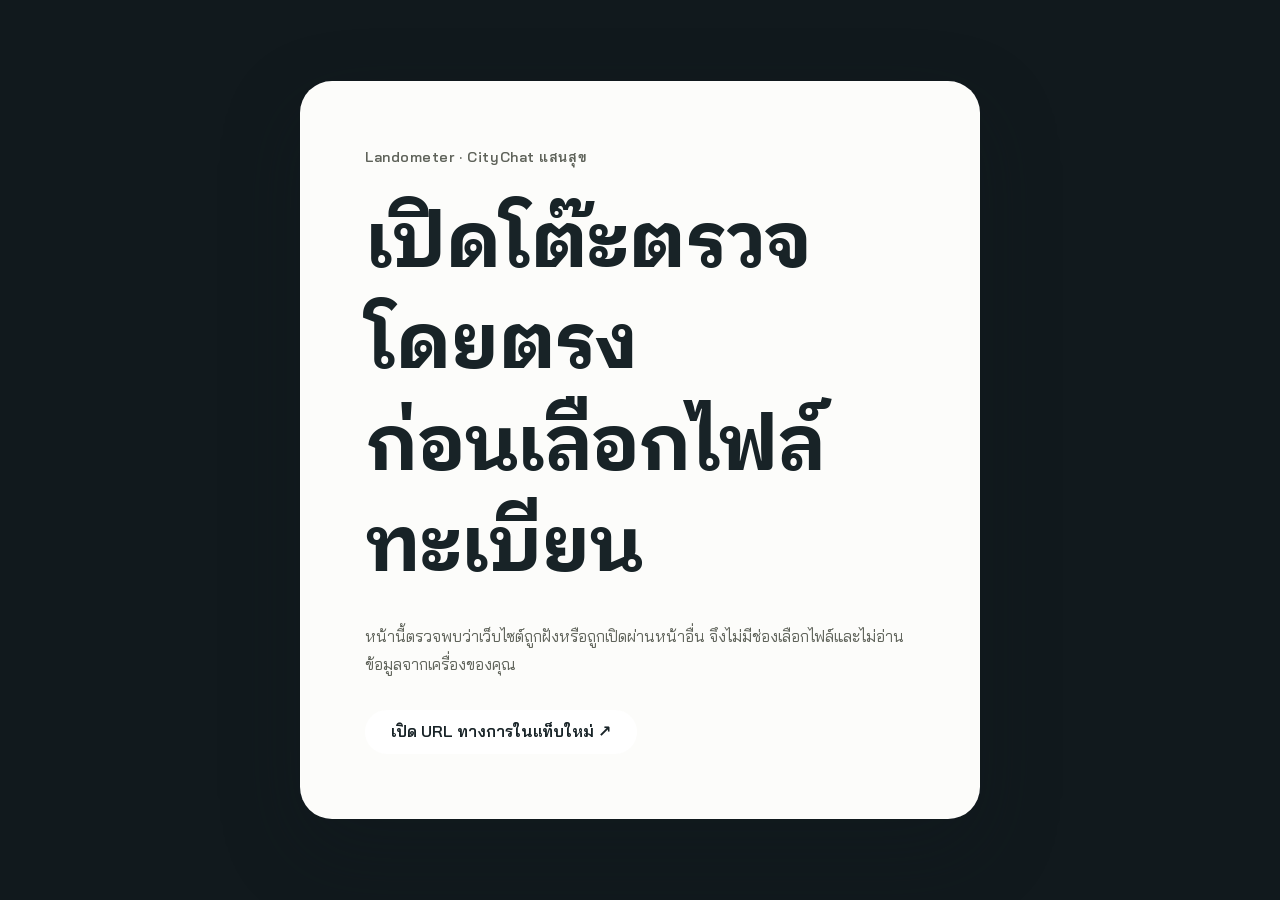
<file: embedded-blocked.html>
<!doctype html>
<html lang="th">
<head>
  <meta charset="utf-8">
  <meta name="viewport" content="width=device-width, initial-scale=1">
  <title>เปิด CityChat โดยตรง</title>
  <meta name="citychat-release" content="public-20261112-r4">
  <meta name="robots" content="noindex,nofollow">
  <meta name="referrer" content="no-referrer">
  <meta http-equiv="Content-Security-Policy" content="default-src 'none'; style-src 'self'; font-src 'self'; img-src 'self'; base-uri 'none'; form-action 'none'; object-src 'none'; frame-src 'none'">
  <link rel="icon" type="image/png" href="assets/brand/citychat-favicon-3b7439f6.png">
  <link rel="stylesheet" href="assets/color-srgb-10.production.css?v=20261111">
  <link rel="stylesheet" href="assets/tokens.css?v=20261111-public">
  <link rel="stylesheet" href="assets/styles.css?v=20261112-review">
  <link rel="stylesheet" href="assets/explorer.css?v=20261112-basemap">
</head>
<body class="embedding-blocked-page">
  <main class="embedding-blocked-card">
    <p class="eyebrow">Landometer · CityChat แสนสุข</p>
    <h1>เปิดโต๊ะตรวจโดยตรง<br>ก่อนเลือกไฟล์ทะเบียน</h1>
    <p>หน้านี้ตรวจพบว่าเว็บไซต์ถูกฝังหรือถูกเปิดผ่านหน้าอื่น จึงไม่มีช่องเลือกไฟล์และไม่อ่านข้อมูลจากเครื่องของคุณ</p>
    <a class="button button-primary" href="https://montri-th.github.io/saensuk/" target="_blank" rel="noopener noreferrer">เปิด URL ทางการในแท็บใหม่ ↗</a>
  </main>
</body>
</html>
</file>
<file: assets/color-srgb-10.production.css>
/* Landometer DS 0.9.7 / color-srgb-10. Same exact analytical values and direction on both themes. */
:root {
  --ldm-atmosphere-gradient-cultivate-glow: linear-gradient(135deg, #EB8182 0%, #F5A06F 50%, #EBC573 100%);
  --ldm-atmosphere-gradient-cultivate-mist: linear-gradient(135deg, #F7CBC7 0%, #FBD1B6 50%, #F1E0B4 100%);
  --ldm-atmosphere-gradient-diversity-spectrum: linear-gradient(135deg, #89CEF6 0%, #6CD5B3 34%, #EBC573 67%, #EB8182 100%);
  --ldm-atmosphere-gradient-ground-current: linear-gradient(135deg, #0F5773 0%, #006A6A 50%, #1F744F 100%);
  --ldm-atmosphere-gradient-ground-mist: linear-gradient(135deg, #C4E0EE 0%, #B2E2E2 50%, #CCE6D0 100%);
  --ldm-atmosphere-gradient-measure-deep: linear-gradient(135deg, #1D4497 0%, #176B82 54%, #08756F 100%);
  --ldm-atmosphere-gradient-measure-luminous: linear-gradient(135deg, #89CEF6 0%, #5ECAD6 50%, #6CD5B3 100%);
  --ldm-brand-beige: #F2F1DF;
  --ldm-brand-blue: #1D4497;
  --ldm-brand-dark-beige: #D8CFB2;
  --ldm-data-state-no-data-dark: #404844;
  --ldm-data-state-no-data-light: #D5DAD6;
  --ldm-data-state-zero-dark: #93A398;
  --ldm-data-state-zero-light: #7D877F;
  --ldm-energy-coral: #FF5A5F;
  --ldm-energy-mint: #0AD69C;
  --ldm-energy-sky: #59D2FE;
  --ldm-energy-yellow: #FFBC1F;
  --ldm-foundation-border-default-dark: #46524F;
  --ldm-foundation-border-default-light: #C9D0CB;
  --ldm-foundation-border-emphasis-dark: #7C8A84;
  --ldm-foundation-border-emphasis-light: #7D877F;
  --ldm-foundation-border-hairline-dark: #33403D;
  --ldm-foundation-border-hairline-light: #DCE1DD;
  --ldm-foundation-interaction-accent-dark: #68C4E2;
  --ldm-foundation-interaction-accent-light: #176B82;
  --ldm-foundation-interaction-focus-ring-dark: #68C4E2;
  --ldm-foundation-interaction-focus-ring-light: #176B82;
  --ldm-foundation-surface-alt-dark: #172126;
  --ldm-foundation-surface-alt-light: #EEF1EE;
  --ldm-foundation-surface-beige-tint-dark: #2C2A22;
  --ldm-foundation-surface-beige-tint-light: #F2F1DF;
  --ldm-foundation-surface-blue-tint-dark: #18333E;
  --ldm-foundation-surface-blue-tint-light: #E2E9ED;
  --ldm-foundation-surface-canvas-dark: #11191D;
  --ldm-foundation-surface-canvas-light: #F6F7F3;
  --ldm-foundation-surface-card-dark: #20292D;
  --ldm-foundation-surface-card-light: #FCFCFA;
  --ldm-foundation-surface-raised-dark: #293337;
  --ldm-foundation-surface-raised-light: #FFFFFF;
  --ldm-foundation-surface-soft-dark: #2B3534;
  --ldm-foundation-surface-soft-light: #E5E9E6;
  --ldm-foundation-text-disabled-dark: #71817D;
  --ldm-foundation-text-disabled-light: #A7B3A9;
  --ldm-foundation-text-metadata-dark: #A6B5B1;
  --ldm-foundation-text-metadata-light: #5C6A61;
  --ldm-foundation-text-muted-dark: #8D9D99;
  --ldm-foundation-text-muted-light: #7B877D;
  --ldm-foundation-text-primary-dark: #F1F4EF;
  --ldm-foundation-text-primary-light: #182327;
  --ldm-foundation-text-secondary-dark: #C4CECA;
  --ldm-foundation-text-secondary-light: #5F635A;
  --ldm-map-active-layer-dark: #65B6DB;
  --ldm-map-active-layer-light: #347DA8;
  --ldm-map-focus-stroke-dark: #68C4E2;
  --ldm-map-focus-stroke-light: #176B82;
  --ldm-map-hover-stroke-dark: #65B6DB;
  --ldm-map-hover-stroke-light: #347DA8;
  --ldm-map-marker-halo-dark: #101318;
  --ldm-map-marker-halo-light: #FFFFFF;
  --ldm-map-marker-stroke-dark: #F1F4EF;
  --ldm-map-marker-stroke-light: #182327;
  --ldm-map-selected-stroke-dark: #68C4E2;
  --ldm-map-selected-stroke-light: #176B82;
  --ldm-product-citychat-dark-accent: #3BD3CB;
  --ldm-product-citychat-dark-primary: #3BD19B;
  --ldm-product-citychat-light-accent: #007E79;
  --ldm-product-citychat-light-primary: #007A58;
  --ldm-product-citymeter-dark-accent: #59C7E8;
  --ldm-product-citymeter-dark-primary: #4C99D5;
  --ldm-product-citymeter-light-accent: #36BCE4;
  --ldm-product-citymeter-light-primary: #12669B;
  --ldm-product-citywiki-dark-accent: #3BD3CB;
  --ldm-product-citywiki-dark-primary: #59C7E8;
  --ldm-product-citywiki-light-accent: #007E79;
  --ldm-product-citywiki-light-primary: #176B82;
  --ldm-scale-activity-dark-anchor-1: #F1F5E5;
  --ldm-scale-activity-dark-anchor-2: #60C9AD;
  --ldm-scale-activity-dark-anchor-3: #25659A;
  --ldm-scale-activity-dark-class-3-1: #F1F5E5;
  --ldm-scale-activity-dark-class-3-2: #60C9AD;
  --ldm-scale-activity-dark-class-3-3: #25659A;
  --ldm-scale-activity-dark-class-5-1: #F1F5E5;
  --ldm-scale-activity-dark-class-5-2: #AEDFC9;
  --ldm-scale-activity-dark-class-5-3: #60C9AD;
  --ldm-scale-activity-dark-class-5-4: #4097A6;
  --ldm-scale-activity-dark-class-5-5: #25659A;
  --ldm-scale-activity-dark-class-7-1: #F1F5E5;
  --ldm-scale-activity-dark-class-7-2: #C3E6D1;
  --ldm-scale-activity-dark-class-7-3: #99D9C0;
  --ldm-scale-activity-dark-class-7-4: #60C9AD;
  --ldm-scale-activity-dark-class-7-5: #49A6A8;
  --ldm-scale-activity-dark-class-7-6: #3788A3;
  --ldm-scale-activity-dark-class-7-7: #25659A;
  --ldm-scale-activity-dark-class-9-1: #F1F5E5;
  --ldm-scale-activity-dark-class-9-2: #D0EAD7;
  --ldm-scale-activity-dark-class-9-3: #AEDFC9;
  --ldm-scale-activity-dark-class-9-4: #8AD4BB;
  --ldm-scale-activity-dark-class-9-5: #60C9AD;
  --ldm-scale-activity-dark-class-9-6: #4FB0AA;
  --ldm-scale-activity-dark-class-9-7: #4097A6;
  --ldm-scale-activity-dark-class-9-8: #317EA0;
  --ldm-scale-activity-dark-class-9-9: #25659A;
  --ldm-scale-activity-dark-lut-00: #F1F5E5;
  --ldm-scale-activity-dark-lut-01: #EAF3E2;
  --ldm-scale-activity-dark-lut-02: #E4F1DF;
  --ldm-scale-activity-dark-lut-03: #DDEFDC;
  --ldm-scale-activity-dark-lut-04: #D7ECDA;
  --ldm-scale-activity-dark-lut-05: #D0EAD7;
  --ldm-scale-activity-dark-lut-06: #C9E8D4;
  --ldm-scale-activity-dark-lut-07: #C3E6D1;
  --ldm-scale-activity-dark-lut-08: #BCE4CE;
  --ldm-scale-activity-dark-lut-09: #B5E2CB;
  --ldm-scale-activity-dark-lut-10: #AEDFC9;
  --ldm-scale-activity-dark-lut-11: #A7DDC6;
  --ldm-scale-activity-dark-lut-12: #A0DBC3;
  --ldm-scale-activity-dark-lut-13: #99D9C0;
  --ldm-scale-activity-dark-lut-14: #91D7BD;
  --ldm-scale-activity-dark-lut-15: #8AD4BB;
  --ldm-scale-activity-dark-lut-16: #82D2B8;
  --ldm-scale-activity-dark-lut-17: #7AD0B5;
  --ldm-scale-activity-dark-lut-18: #72CEB2;
  --ldm-scale-activity-dark-lut-19: #69CBB0;
  --ldm-scale-activity-dark-lut-20: #60C9AD;
  --ldm-scale-activity-dark-lut-21: #5DC4AC;
  --ldm-scale-activity-dark-lut-22: #59BFAC;
  --ldm-scale-activity-dark-lut-23: #56BAAB;
  --ldm-scale-activity-dark-lut-24: #53B5AB;
  --ldm-scale-activity-dark-lut-25: #4FB0AA;
  --ldm-scale-activity-dark-lut-26: #4CABA9;
  --ldm-scale-activity-dark-lut-27: #49A6A8;
  --ldm-scale-activity-dark-lut-28: #46A1A7;
  --ldm-scale-activity-dark-lut-29: #439CA7;
  --ldm-scale-activity-dark-lut-30: #4097A6;
  --ldm-scale-activity-dark-lut-31: #3D92A5;
  --ldm-scale-activity-dark-lut-32: #3A8DA4;
  --ldm-scale-activity-dark-lut-33: #3788A3;
  --ldm-scale-activity-dark-lut-34: #3483A1;
  --ldm-scale-activity-dark-lut-35: #317EA0;
  --ldm-scale-activity-dark-lut-36: #2F799F;
  --ldm-scale-activity-dark-lut-37: #2C749E;
  --ldm-scale-activity-dark-lut-38: #2A6F9D;
  --ldm-scale-activity-dark-lut-39: #276A9B;
  --ldm-scale-activity-dark-lut-40: #25659A;
  --ldm-scale-activity-light-anchor-1: #F1F5E5;
  --ldm-scale-activity-light-anchor-2: #60C9AD;
  --ldm-scale-activity-light-anchor-3: #25659A;
  --ldm-scale-activity-light-class-3-1: #F1F5E5;
  --ldm-scale-activity-light-class-3-2: #60C9AD;
  --ldm-scale-activity-light-class-3-3: #25659A;
  --ldm-scale-activity-light-class-5-1: #F1F5E5;
  --ldm-scale-activity-light-class-5-2: #AEDFC9;
  --ldm-scale-activity-light-class-5-3: #60C9AD;
  --ldm-scale-activity-light-class-5-4: #4097A6;
  --ldm-scale-activity-light-class-5-5: #25659A;
  --ldm-scale-activity-light-class-7-1: #F1F5E5;
  --ldm-scale-activity-light-class-7-2: #C3E6D1;
  --ldm-scale-activity-light-class-7-3: #99D9C0;
  --ldm-scale-activity-light-class-7-4: #60C9AD;
  --ldm-scale-activity-light-class-7-5: #49A6A8;
  --ldm-scale-activity-light-class-7-6: #3788A3;
  --ldm-scale-activity-light-class-7-7: #25659A;
  --ldm-scale-activity-light-class-9-1: #F1F5E5;
  --ldm-scale-activity-light-class-9-2: #D0EAD7;
  --ldm-scale-activity-light-class-9-3: #AEDFC9;
  --ldm-scale-activity-light-class-9-4: #8AD4BB;
  --ldm-scale-activity-light-class-9-5: #60C9AD;
  --ldm-scale-activity-light-class-9-6: #4FB0AA;
  --ldm-scale-activity-light-class-9-7: #4097A6;
  --ldm-scale-activity-light-class-9-8: #317EA0;
  --ldm-scale-activity-light-class-9-9: #25659A;
  --ldm-scale-activity-light-lut-00: #F1F5E5;
  --ldm-scale-activity-light-lut-01: #EAF3E2;
  --ldm-scale-activity-light-lut-02: #E4F1DF;
  --ldm-scale-activity-light-lut-03: #DDEFDC;
  --ldm-scale-activity-light-lut-04: #D7ECDA;
  --ldm-scale-activity-light-lut-05: #D0EAD7;
  --ldm-scale-activity-light-lut-06: #C9E8D4;
  --ldm-scale-activity-light-lut-07: #C3E6D1;
  --ldm-scale-activity-light-lut-08: #BCE4CE;
  --ldm-scale-activity-light-lut-09: #B5E2CB;
  --ldm-scale-activity-light-lut-10: #AEDFC9;
  --ldm-scale-activity-light-lut-11: #A7DDC6;
  --ldm-scale-activity-light-lut-12: #A0DBC3;
  --ldm-scale-activity-light-lut-13: #99D9C0;
  --ldm-scale-activity-light-lut-14: #91D7BD;
  --ldm-scale-activity-light-lut-15: #8AD4BB;
  --ldm-scale-activity-light-lut-16: #82D2B8;
  --ldm-scale-activity-light-lut-17: #7AD0B5;
  --ldm-scale-activity-light-lut-18: #72CEB2;
  --ldm-scale-activity-light-lut-19: #69CBB0;
  --ldm-scale-activity-light-lut-20: #60C9AD;
  --ldm-scale-activity-light-lut-21: #5DC4AC;
  --ldm-scale-activity-light-lut-22: #59BFAC;
  --ldm-scale-activity-light-lut-23: #56BAAB;
  --ldm-scale-activity-light-lut-24: #53B5AB;
  --ldm-scale-activity-light-lut-25: #4FB0AA;
  --ldm-scale-activity-light-lut-26: #4CABA9;
  --ldm-scale-activity-light-lut-27: #49A6A8;
  --ldm-scale-activity-light-lut-28: #46A1A7;
  --ldm-scale-activity-light-lut-29: #439CA7;
  --ldm-scale-activity-light-lut-30: #4097A6;
  --ldm-scale-activity-light-lut-31: #3D92A5;
  --ldm-scale-activity-light-lut-32: #3A8DA4;
  --ldm-scale-activity-light-lut-33: #3788A3;
  --ldm-scale-activity-light-lut-34: #3483A1;
  --ldm-scale-activity-light-lut-35: #317EA0;
  --ldm-scale-activity-light-lut-36: #2F799F;
  --ldm-scale-activity-light-lut-37: #2C749E;
  --ldm-scale-activity-light-lut-38: #2A6F9D;
  --ldm-scale-activity-light-lut-39: #276A9B;
  --ldm-scale-activity-light-lut-40: #25659A;
  --ldm-scale-age-dark-anchor-1: #F5F0DF;
  --ldm-scale-age-dark-anchor-2: #9DBACB;
  --ldm-scale-age-dark-anchor-3: #526832;
  --ldm-scale-age-dark-class-3-1: #F5F0DF;
  --ldm-scale-age-dark-class-3-2: #9DBACB;
  --ldm-scale-age-dark-class-3-3: #526832;
  --ldm-scale-age-dark-class-5-1: #F5F0DF;
  --ldm-scale-age-dark-class-5-2: #C9D5D5;
  --ldm-scale-age-dark-class-5-3: #9DBACB;
  --ldm-scale-age-dark-class-5-4: #76917F;
  --ldm-scale-age-dark-class-5-5: #526832;
  --ldm-scale-age-dark-class-7-1: #F5F0DF;
  --ldm-scale-age-dark-class-7-2: #D6DDD8;
  --ldm-scale-age-dark-class-7-3: #BCCDD2;
  --ldm-scale-age-dark-class-7-4: #9DBACB;
  --ldm-scale-age-dark-class-7-5: #819D95;
  --ldm-scale-age-dark-class-7-6: #6B8468;
  --ldm-scale-age-dark-class-7-7: #526832;
  --ldm-scale-age-dark-class-9-1: #F5F0DF;
  --ldm-scale-age-dark-class-9-2: #DFE2DA;
  --ldm-scale-age-dark-class-9-3: #C9D5D5;
  --ldm-scale-age-dark-class-9-4: #B3C7D0;
  --ldm-scale-age-dark-class-9-5: #9DBACB;
  --ldm-scale-age-dark-class-9-6: #89A5A4;
  --ldm-scale-age-dark-class-9-7: #76917F;
  --ldm-scale-age-dark-class-9-8: #637C59;
  --ldm-scale-age-dark-class-9-9: #526832;
  --ldm-scale-age-dark-lut-00: #F5F0DF;
  --ldm-scale-age-dark-lut-01: #F1EDDE;
  --ldm-scale-age-dark-lut-02: #ECEBDD;
  --ldm-scale-age-dark-lut-03: #E8E8DC;
  --ldm-scale-age-dark-lut-04: #E3E5DB;
  --ldm-scale-age-dark-lut-05: #DFE2DA;
  --ldm-scale-age-dark-lut-06: #DAE0D9;
  --ldm-scale-age-dark-lut-07: #D6DDD8;
  --ldm-scale-age-dark-lut-08: #D2DAD7;
  --ldm-scale-age-dark-lut-09: #CDD8D6;
  --ldm-scale-age-dark-lut-10: #C9D5D5;
  --ldm-scale-age-dark-lut-11: #C4D2D4;
  --ldm-scale-age-dark-lut-12: #C0D0D3;
  --ldm-scale-age-dark-lut-13: #BCCDD2;
  --ldm-scale-age-dark-lut-14: #B7CAD1;
  --ldm-scale-age-dark-lut-15: #B3C7D0;
  --ldm-scale-age-dark-lut-16: #AEC5CF;
  --ldm-scale-age-dark-lut-17: #AAC2CE;
  --ldm-scale-age-dark-lut-18: #A6BFCD;
  --ldm-scale-age-dark-lut-19: #A1BDCC;
  --ldm-scale-age-dark-lut-20: #9DBACB;
  --ldm-scale-age-dark-lut-21: #99B6C3;
  --ldm-scale-age-dark-lut-22: #95B2BB;
  --ldm-scale-age-dark-lut-23: #91AEB4;
  --ldm-scale-age-dark-lut-24: #8DA9AC;
  --ldm-scale-age-dark-lut-25: #89A5A4;
  --ldm-scale-age-dark-lut-26: #85A19D;
  --ldm-scale-age-dark-lut-27: #819D95;
  --ldm-scale-age-dark-lut-28: #7D998E;
  --ldm-scale-age-dark-lut-29: #7A9586;
  --ldm-scale-age-dark-lut-30: #76917F;
  --ldm-scale-age-dark-lut-31: #728D77;
  --ldm-scale-age-dark-lut-32: #6E8970;
  --ldm-scale-age-dark-lut-33: #6B8468;
  --ldm-scale-age-dark-lut-34: #678061;
  --ldm-scale-age-dark-lut-35: #637C59;
  --ldm-scale-age-dark-lut-36: #607851;
  --ldm-scale-age-dark-lut-37: #5C744A;
  --ldm-scale-age-dark-lut-38: #597042;
  --ldm-scale-age-dark-lut-39: #556C3A;
  --ldm-scale-age-dark-lut-40: #526832;
  --ldm-scale-age-light-anchor-1: #F5F0DF;
  --ldm-scale-age-light-anchor-2: #9DBACB;
  --ldm-scale-age-light-anchor-3: #526832;
  --ldm-scale-age-light-class-3-1: #F5F0DF;
  --ldm-scale-age-light-class-3-2: #9DBACB;
  --ldm-scale-age-light-class-3-3: #526832;
  --ldm-scale-age-light-class-5-1: #F5F0DF;
  --ldm-scale-age-light-class-5-2: #C9D5D5;
  --ldm-scale-age-light-class-5-3: #9DBACB;
  --ldm-scale-age-light-class-5-4: #76917F;
  --ldm-scale-age-light-class-5-5: #526832;
  --ldm-scale-age-light-class-7-1: #F5F0DF;
  --ldm-scale-age-light-class-7-2: #D6DDD8;
  --ldm-scale-age-light-class-7-3: #BCCDD2;
  --ldm-scale-age-light-class-7-4: #9DBACB;
  --ldm-scale-age-light-class-7-5: #819D95;
  --ldm-scale-age-light-class-7-6: #6B8468;
  --ldm-scale-age-light-class-7-7: #526832;
  --ldm-scale-age-light-class-9-1: #F5F0DF;
  --ldm-scale-age-light-class-9-2: #DFE2DA;
  --ldm-scale-age-light-class-9-3: #C9D5D5;
  --ldm-scale-age-light-class-9-4: #B3C7D0;
  --ldm-scale-age-light-class-9-5: #9DBACB;
  --ldm-scale-age-light-class-9-6: #89A5A4;
  --ldm-scale-age-light-class-9-7: #76917F;
  --ldm-scale-age-light-class-9-8: #637C59;
  --ldm-scale-age-light-class-9-9: #526832;
  --ldm-scale-age-light-lut-00: #F5F0DF;
  --ldm-scale-age-light-lut-01: #F1EDDE;
  --ldm-scale-age-light-lut-02: #ECEBDD;
  --ldm-scale-age-light-lut-03: #E8E8DC;
  --ldm-scale-age-light-lut-04: #E3E5DB;
  --ldm-scale-age-light-lut-05: #DFE2DA;
  --ldm-scale-age-light-lut-06: #DAE0D9;
  --ldm-scale-age-light-lut-07: #D6DDD8;
  --ldm-scale-age-light-lut-08: #D2DAD7;
  --ldm-scale-age-light-lut-09: #CDD8D6;
  --ldm-scale-age-light-lut-10: #C9D5D5;
  --ldm-scale-age-light-lut-11: #C4D2D4;
  --ldm-scale-age-light-lut-12: #C0D0D3;
  --ldm-scale-age-light-lut-13: #BCCDD2;
  --ldm-scale-age-light-lut-14: #B7CAD1;
  --ldm-scale-age-light-lut-15: #B3C7D0;
  --ldm-scale-age-light-lut-16: #AEC5CF;
  --ldm-scale-age-light-lut-17: #AAC2CE;
  --ldm-scale-age-light-lut-18: #A6BFCD;
  --ldm-scale-age-light-lut-19: #A1BDCC;
  --ldm-scale-age-light-lut-20: #9DBACB;
  --ldm-scale-age-light-lut-21: #99B6C3;
  --ldm-scale-age-light-lut-22: #95B2BB;
  --ldm-scale-age-light-lut-23: #91AEB4;
  --ldm-scale-age-light-lut-24: #8DA9AC;
  --ldm-scale-age-light-lut-25: #89A5A4;
  --ldm-scale-age-light-lut-26: #85A19D;
  --ldm-scale-age-light-lut-27: #819D95;
  --ldm-scale-age-light-lut-28: #7D998E;
  --ldm-scale-age-light-lut-29: #7A9586;
  --ldm-scale-age-light-lut-30: #76917F;
  --ldm-scale-age-light-lut-31: #728D77;
  --ldm-scale-age-light-lut-32: #6E8970;
  --ldm-scale-age-light-lut-33: #6B8468;
  --ldm-scale-age-light-lut-34: #678061;
  --ldm-scale-age-light-lut-35: #637C59;
  --ldm-scale-age-light-lut-36: #607851;
  --ldm-scale-age-light-lut-37: #5C744A;
  --ldm-scale-age-light-lut-38: #597042;
  --ldm-scale-age-light-lut-39: #556C3A;
  --ldm-scale-age-light-lut-40: #526832;
  --ldm-scale-anomaly-dark-anchor-1: #4084C7;
  --ldm-scale-anomaly-dark-anchor-2: #F1F3EC;
  --ldm-scale-anomaly-dark-anchor-3: #D44C3A;
  --ldm-scale-anomaly-dark-class-3-1: #4084C7;
  --ldm-scale-anomaly-dark-class-3-2: #F1F3EC;
  --ldm-scale-anomaly-dark-class-3-3: #D44C3A;
  --ldm-scale-anomaly-dark-class-5-1: #4084C7;
  --ldm-scale-anomaly-dark-class-5-2: #9ABCDC;
  --ldm-scale-anomaly-dark-class-5-3: #F1F3EC;
  --ldm-scale-anomaly-dark-class-5-4: #EAA393;
  --ldm-scale-anomaly-dark-class-5-5: #D44C3A;
  --ldm-scale-anomaly-dark-class-7-1: #4084C7;
  --ldm-scale-anomaly-dark-class-7-2: #80ABD6;
  --ldm-scale-anomaly-dark-class-7-3: #B4CCE1;
  --ldm-scale-anomaly-dark-class-7-4: #F1F3EC;
  --ldm-scale-anomaly-dark-class-7-5: #EEBBAD;
  --ldm-scale-anomaly-dark-class-7-6: #E58B79;
  --ldm-scale-anomaly-dark-class-7-7: #D44C3A;
  --ldm-scale-anomaly-dark-class-9-1: #4084C7;
  --ldm-scale-anomaly-dark-class-9-2: #6EA0D2;
  --ldm-scale-anomaly-dark-class-9-3: #9ABCDC;
  --ldm-scale-anomaly-dark-class-9-4: #C5D7E4;
  --ldm-scale-anomaly-dark-class-9-5: #F1F3EC;
  --ldm-scale-anomaly-dark-class-9-6: #EFCBBF;
  --ldm-scale-anomaly-dark-class-9-7: #EAA393;
  --ldm-scale-anomaly-dark-class-9-8: #E17A67;
  --ldm-scale-anomaly-dark-class-9-9: #D44C3A;
  --ldm-scale-anomaly-dark-lut-00: #4084C7;
  --ldm-scale-anomaly-dark-lut-01: #4A8AC9;
  --ldm-scale-anomaly-dark-lut-02: #538FCB;
  --ldm-scale-anomaly-dark-lut-03: #5C95CE;
  --ldm-scale-anomaly-dark-lut-04: #659BD0;
  --ldm-scale-anomaly-dark-lut-05: #6EA0D2;
  --ldm-scale-anomaly-dark-lut-06: #77A6D4;
  --ldm-scale-anomaly-dark-lut-07: #80ABD6;
  --ldm-scale-anomaly-dark-lut-08: #88B1D8;
  --ldm-scale-anomaly-dark-lut-09: #91B6DA;
  --ldm-scale-anomaly-dark-lut-10: #9ABCDC;
  --ldm-scale-anomaly-dark-lut-11: #A2C1DE;
  --ldm-scale-anomaly-dark-lut-12: #ABC7DF;
  --ldm-scale-anomaly-dark-lut-13: #B4CCE1;
  --ldm-scale-anomaly-dark-lut-14: #BCD2E3;
  --ldm-scale-anomaly-dark-lut-15: #C5D7E4;
  --ldm-scale-anomaly-dark-lut-16: #CEDDE6;
  --ldm-scale-anomaly-dark-lut-17: #D7E2E8;
  --ldm-scale-anomaly-dark-lut-18: #DFE8E9;
  --ldm-scale-anomaly-dark-lut-19: #E8EDEB;
  --ldm-scale-anomaly-dark-lut-20: #F1F3EC;
  --ldm-scale-anomaly-dark-lut-21: #F1EBE3;
  --ldm-scale-anomaly-dark-lut-22: #F1E3DA;
  --ldm-scale-anomaly-dark-lut-23: #F1DBD1;
  --ldm-scale-anomaly-dark-lut-24: #F0D3C8;
  --ldm-scale-anomaly-dark-lut-25: #EFCBBF;
  --ldm-scale-anomaly-dark-lut-26: #EFC3B6;
  --ldm-scale-anomaly-dark-lut-27: #EEBBAD;
  --ldm-scale-anomaly-dark-lut-28: #ECB3A4;
  --ldm-scale-anomaly-dark-lut-29: #EBAB9C;
  --ldm-scale-anomaly-dark-lut-30: #EAA393;
  --ldm-scale-anomaly-dark-lut-31: #E89B8A;
  --ldm-scale-anomaly-dark-lut-32: #E69382;
  --ldm-scale-anomaly-dark-lut-33: #E58B79;
  --ldm-scale-anomaly-dark-lut-34: #E38270;
  --ldm-scale-anomaly-dark-lut-35: #E17A67;
  --ldm-scale-anomaly-dark-lut-36: #DE715F;
  --ldm-scale-anomaly-dark-lut-37: #DC6956;
  --ldm-scale-anomaly-dark-lut-38: #D95F4D;
  --ldm-scale-anomaly-dark-lut-39: #D75644;
  --ldm-scale-anomaly-dark-lut-40: #D44C3A;
  --ldm-scale-anomaly-light-anchor-1: #4084C7;
  --ldm-scale-anomaly-light-anchor-2: #F1F3EC;
  --ldm-scale-anomaly-light-anchor-3: #D44C3A;
  --ldm-scale-anomaly-light-class-3-1: #4084C7;
  --ldm-scale-anomaly-light-class-3-2: #F1F3EC;
  --ldm-scale-anomaly-light-class-3-3: #D44C3A;
  --ldm-scale-anomaly-light-class-5-1: #4084C7;
  --ldm-scale-anomaly-light-class-5-2: #9ABCDC;
  --ldm-scale-anomaly-light-class-5-3: #F1F3EC;
  --ldm-scale-anomaly-light-class-5-4: #EAA393;
  --ldm-scale-anomaly-light-class-5-5: #D44C3A;
  --ldm-scale-anomaly-light-class-7-1: #4084C7;
  --ldm-scale-anomaly-light-class-7-2: #80ABD6;
  --ldm-scale-anomaly-light-class-7-3: #B4CCE1;
  --ldm-scale-anomaly-light-class-7-4: #F1F3EC;
  --ldm-scale-anomaly-light-class-7-5: #EEBBAD;
  --ldm-scale-anomaly-light-class-7-6: #E58B79;
  --ldm-scale-anomaly-light-class-7-7: #D44C3A;
  --ldm-scale-anomaly-light-class-9-1: #4084C7;
  --ldm-scale-anomaly-light-class-9-2: #6EA0D2;
  --ldm-scale-anomaly-light-class-9-3: #9ABCDC;
  --ldm-scale-anomaly-light-class-9-4: #C5D7E4;
  --ldm-scale-anomaly-light-class-9-5: #F1F3EC;
  --ldm-scale-anomaly-light-class-9-6: #EFCBBF;
  --ldm-scale-anomaly-light-class-9-7: #EAA393;
  --ldm-scale-anomaly-light-class-9-8: #E17A67;
  --ldm-scale-anomaly-light-class-9-9: #D44C3A;
  --ldm-scale-anomaly-light-lut-00: #4084C7;
  --ldm-scale-anomaly-light-lut-01: #4A8AC9;
  --ldm-scale-anomaly-light-lut-02: #538FCB;
  --ldm-scale-anomaly-light-lut-03: #5C95CE;
  --ldm-scale-anomaly-light-lut-04: #659BD0;
  --ldm-scale-anomaly-light-lut-05: #6EA0D2;
  --ldm-scale-anomaly-light-lut-06: #77A6D4;
  --ldm-scale-anomaly-light-lut-07: #80ABD6;
  --ldm-scale-anomaly-light-lut-08: #88B1D8;
  --ldm-scale-anomaly-light-lut-09: #91B6DA;
  --ldm-scale-anomaly-light-lut-10: #9ABCDC;
  --ldm-scale-anomaly-light-lut-11: #A2C1DE;
  --ldm-scale-anomaly-light-lut-12: #ABC7DF;
  --ldm-scale-anomaly-light-lut-13: #B4CCE1;
  --ldm-scale-anomaly-light-lut-14: #BCD2E3;
  --ldm-scale-anomaly-light-lut-15: #C5D7E4;
  --ldm-scale-anomaly-light-lut-16: #CEDDE6;
  --ldm-scale-anomaly-light-lut-17: #D7E2E8;
  --ldm-scale-anomaly-light-lut-18: #DFE8E9;
  --ldm-scale-anomaly-light-lut-19: #E8EDEB;
  --ldm-scale-anomaly-light-lut-20: #F1F3EC;
  --ldm-scale-anomaly-light-lut-21: #F1EBE3;
  --ldm-scale-anomaly-light-lut-22: #F1E3DA;
  --ldm-scale-anomaly-light-lut-23: #F1DBD1;
  --ldm-scale-anomaly-light-lut-24: #F0D3C8;
  --ldm-scale-anomaly-light-lut-25: #EFCBBF;
  --ldm-scale-anomaly-light-lut-26: #EFC3B6;
  --ldm-scale-anomaly-light-lut-27: #EEBBAD;
  --ldm-scale-anomaly-light-lut-28: #ECB3A4;
  --ldm-scale-anomaly-light-lut-29: #EBAB9C;
  --ldm-scale-anomaly-light-lut-30: #EAA393;
  --ldm-scale-anomaly-light-lut-31: #E89B8A;
  --ldm-scale-anomaly-light-lut-32: #E69382;
  --ldm-scale-anomaly-light-lut-33: #E58B79;
  --ldm-scale-anomaly-light-lut-34: #E38270;
  --ldm-scale-anomaly-light-lut-35: #E17A67;
  --ldm-scale-anomaly-light-lut-36: #DE715F;
  --ldm-scale-anomaly-light-lut-37: #DC6956;
  --ldm-scale-anomaly-light-lut-38: #D95F4D;
  --ldm-scale-anomaly-light-lut-39: #D75644;
  --ldm-scale-anomaly-light-lut-40: #D44C3A;
  --ldm-scale-balance-dark-anchor-1: #CF5148;
  --ldm-scale-balance-dark-anchor-2: #F1F3EC;
  --ldm-scale-balance-dark-anchor-3: #3B87BF;
  --ldm-scale-balance-dark-class-3-1: #CF5148;
  --ldm-scale-balance-dark-class-3-2: #F1F3EC;
  --ldm-scale-balance-dark-class-3-3: #3B87BF;
  --ldm-scale-balance-dark-class-5-1: #CF5148;
  --ldm-scale-balance-dark-class-5-2: #E7A599;
  --ldm-scale-balance-dark-class-5-3: #F1F3EC;
  --ldm-scale-balance-dark-class-5-4: #99BDD7;
  --ldm-scale-balance-dark-class-5-5: #3B87BF;
  --ldm-scale-balance-dark-class-7-1: #CF5148;
  --ldm-scale-balance-dark-class-7-2: #E18D80;
  --ldm-scale-balance-dark-class-7-3: #EBBCB1;
  --ldm-scale-balance-dark-class-7-4: #F1F3EC;
  --ldm-scale-balance-dark-class-7-5: #B3CDDE;
  --ldm-scale-balance-dark-class-7-6: #7EADD0;
  --ldm-scale-balance-dark-class-7-7: #3B87BF;
  --ldm-scale-balance-dark-class-9-1: #CF5148;
  --ldm-scale-balance-dark-class-9-2: #DC7C70;
  --ldm-scale-balance-dark-class-9-3: #E7A599;
  --ldm-scale-balance-dark-class-9-4: #EECCC2;
  --ldm-scale-balance-dark-class-9-5: #F1F3EC;
  --ldm-scale-balance-dark-class-9-6: #C5D8E2;
  --ldm-scale-balance-dark-class-9-7: #99BDD7;
  --ldm-scale-balance-dark-class-9-8: #6CA2CC;
  --ldm-scale-balance-dark-class-9-9: #3B87BF;
  --ldm-scale-balance-dark-lut-00: #CF5148;
  --ldm-scale-balance-dark-lut-01: #D25A50;
  --ldm-scale-balance-dark-lut-02: #D56358;
  --ldm-scale-balance-dark-lut-03: #D76C60;
  --ldm-scale-balance-dark-lut-04: #DA7468;
  --ldm-scale-balance-dark-lut-05: #DC7C70;
  --ldm-scale-balance-dark-lut-06: #DF8578;
  --ldm-scale-balance-dark-lut-07: #E18D80;
  --ldm-scale-balance-dark-lut-08: #E39588;
  --ldm-scale-balance-dark-lut-09: #E59D90;
  --ldm-scale-balance-dark-lut-10: #E7A599;
  --ldm-scale-balance-dark-lut-11: #E8ACA1;
  --ldm-scale-balance-dark-lut-12: #EAB4A9;
  --ldm-scale-balance-dark-lut-13: #EBBCB1;
  --ldm-scale-balance-dark-lut-14: #ECC4B9;
  --ldm-scale-balance-dark-lut-15: #EECCC2;
  --ldm-scale-balance-dark-lut-16: #EFD4CA;
  --ldm-scale-balance-dark-lut-17: #EFDBD3;
  --ldm-scale-balance-dark-lut-18: #F0E3DB;
  --ldm-scale-balance-dark-lut-19: #F1EBE3;
  --ldm-scale-balance-dark-lut-20: #F1F3EC;
  --ldm-scale-balance-dark-lut-21: #E8EEEA;
  --ldm-scale-balance-dark-lut-22: #DFE8E8;
  --ldm-scale-balance-dark-lut-23: #D6E3E6;
  --ldm-scale-balance-dark-lut-24: #CDDDE4;
  --ldm-scale-balance-dark-lut-25: #C5D8E2;
  --ldm-scale-balance-dark-lut-26: #BCD3E0;
  --ldm-scale-balance-dark-lut-27: #B3CDDE;
  --ldm-scale-balance-dark-lut-28: #AAC8DC;
  --ldm-scale-balance-dark-lut-29: #A1C2D9;
  --ldm-scale-balance-dark-lut-30: #99BDD7;
  --ldm-scale-balance-dark-lut-31: #90B8D5;
  --ldm-scale-balance-dark-lut-32: #87B2D3;
  --ldm-scale-balance-dark-lut-33: #7EADD0;
  --ldm-scale-balance-dark-lut-34: #75A8CE;
  --ldm-scale-balance-dark-lut-35: #6CA2CC;
  --ldm-scale-balance-dark-lut-36: #639DC9;
  --ldm-scale-balance-dark-lut-37: #5997C7;
  --ldm-scale-balance-dark-lut-38: #5092C4;
  --ldm-scale-balance-dark-lut-39: #468CC2;
  --ldm-scale-balance-dark-lut-40: #3B87BF;
  --ldm-scale-balance-light-anchor-1: #CF5148;
  --ldm-scale-balance-light-anchor-2: #F1F3EC;
  --ldm-scale-balance-light-anchor-3: #3B87BF;
  --ldm-scale-balance-light-class-3-1: #CF5148;
  --ldm-scale-balance-light-class-3-2: #F1F3EC;
  --ldm-scale-balance-light-class-3-3: #3B87BF;
  --ldm-scale-balance-light-class-5-1: #CF5148;
  --ldm-scale-balance-light-class-5-2: #E7A599;
  --ldm-scale-balance-light-class-5-3: #F1F3EC;
  --ldm-scale-balance-light-class-5-4: #99BDD7;
  --ldm-scale-balance-light-class-5-5: #3B87BF;
  --ldm-scale-balance-light-class-7-1: #CF5148;
  --ldm-scale-balance-light-class-7-2: #E18D80;
  --ldm-scale-balance-light-class-7-3: #EBBCB1;
  --ldm-scale-balance-light-class-7-4: #F1F3EC;
  --ldm-scale-balance-light-class-7-5: #B3CDDE;
  --ldm-scale-balance-light-class-7-6: #7EADD0;
  --ldm-scale-balance-light-class-7-7: #3B87BF;
  --ldm-scale-balance-light-class-9-1: #CF5148;
  --ldm-scale-balance-light-class-9-2: #DC7C70;
  --ldm-scale-balance-light-class-9-3: #E7A599;
  --ldm-scale-balance-light-class-9-4: #EECCC2;
  --ldm-scale-balance-light-class-9-5: #F1F3EC;
  --ldm-scale-balance-light-class-9-6: #C5D8E2;
  --ldm-scale-balance-light-class-9-7: #99BDD7;
  --ldm-scale-balance-light-class-9-8: #6CA2CC;
  --ldm-scale-balance-light-class-9-9: #3B87BF;
  --ldm-scale-balance-light-lut-00: #CF5148;
  --ldm-scale-balance-light-lut-01: #D25A50;
  --ldm-scale-balance-light-lut-02: #D56358;
  --ldm-scale-balance-light-lut-03: #D76C60;
  --ldm-scale-balance-light-lut-04: #DA7468;
  --ldm-scale-balance-light-lut-05: #DC7C70;
  --ldm-scale-balance-light-lut-06: #DF8578;
  --ldm-scale-balance-light-lut-07: #E18D80;
  --ldm-scale-balance-light-lut-08: #E39588;
  --ldm-scale-balance-light-lut-09: #E59D90;
  --ldm-scale-balance-light-lut-10: #E7A599;
  --ldm-scale-balance-light-lut-11: #E8ACA1;
  --ldm-scale-balance-light-lut-12: #EAB4A9;
  --ldm-scale-balance-light-lut-13: #EBBCB1;
  --ldm-scale-balance-light-lut-14: #ECC4B9;
  --ldm-scale-balance-light-lut-15: #EECCC2;
  --ldm-scale-balance-light-lut-16: #EFD4CA;
  --ldm-scale-balance-light-lut-17: #EFDBD3;
  --ldm-scale-balance-light-lut-18: #F0E3DB;
  --ldm-scale-balance-light-lut-19: #F1EBE3;
  --ldm-scale-balance-light-lut-20: #F1F3EC;
  --ldm-scale-balance-light-lut-21: #E8EEEA;
  --ldm-scale-balance-light-lut-22: #DFE8E8;
  --ldm-scale-balance-light-lut-23: #D6E3E6;
  --ldm-scale-balance-light-lut-24: #CDDDE4;
  --ldm-scale-balance-light-lut-25: #C5D8E2;
  --ldm-scale-balance-light-lut-26: #BCD3E0;
  --ldm-scale-balance-light-lut-27: #B3CDDE;
  --ldm-scale-balance-light-lut-28: #AAC8DC;
  --ldm-scale-balance-light-lut-29: #A1C2D9;
  --ldm-scale-balance-light-lut-30: #99BDD7;
  --ldm-scale-balance-light-lut-31: #90B8D5;
  --ldm-scale-balance-light-lut-32: #87B2D3;
  --ldm-scale-balance-light-lut-33: #7EADD0;
  --ldm-scale-balance-light-lut-34: #75A8CE;
  --ldm-scale-balance-light-lut-35: #6CA2CC;
  --ldm-scale-balance-light-lut-36: #639DC9;
  --ldm-scale-balance-light-lut-37: #5997C7;
  --ldm-scale-balance-light-lut-38: #5092C4;
  --ldm-scale-balance-light-lut-39: #468CC2;
  --ldm-scale-balance-light-lut-40: #3B87BF;
  --ldm-scale-built-dark-anchor-1: #FFF5D8;
  --ldm-scale-built-dark-anchor-2: #F3BC93;
  --ldm-scale-built-dark-anchor-3: #BFA000;
  --ldm-scale-built-dark-class-3-1: #FFF5D8;
  --ldm-scale-built-dark-class-3-2: #F3BC93;
  --ldm-scale-built-dark-class-3-3: #BFA000;
  --ldm-scale-built-dark-class-5-1: #FFF5D8;
  --ldm-scale-built-dark-class-5-2: #FAD8B5;
  --ldm-scale-built-dark-class-5-3: #F3BC93;
  --ldm-scale-built-dark-class-5-4: #D9AE5F;
  --ldm-scale-built-dark-class-5-5: #BFA000;
  --ldm-scale-built-dark-class-7-1: #FFF5D8;
  --ldm-scale-built-dark-class-7-2: #FBE1C0;
  --ldm-scale-built-dark-class-7-3: #F8D0AB;
  --ldm-scale-built-dark-class-7-4: #F3BC93;
  --ldm-scale-built-dark-class-7-5: #E0B370;
  --ldm-scale-built-dark-class-7-6: #D1AA4D;
  --ldm-scale-built-dark-class-7-7: #BFA000;
  --ldm-scale-built-dark-class-9-1: #FFF5D8;
  --ldm-scale-built-dark-class-9-2: #FDE7C7;
  --ldm-scale-built-dark-class-9-3: #FAD8B5;
  --ldm-scale-built-dark-class-9-4: #F7CAA4;
  --ldm-scale-built-dark-class-9-5: #F3BC93;
  --ldm-scale-built-dark-class-9-6: #E6B57A;
  --ldm-scale-built-dark-class-9-7: #D9AE5F;
  --ldm-scale-built-dark-class-9-8: #CCA73F;
  --ldm-scale-built-dark-class-9-9: #BFA000;
  --ldm-scale-built-dark-lut-00: #FFF5D8;
  --ldm-scale-built-dark-lut-01: #FFF2D5;
  --ldm-scale-built-dark-lut-02: #FEEFD1;
  --ldm-scale-built-dark-lut-03: #FEECCE;
  --ldm-scale-built-dark-lut-04: #FDEACA;
  --ldm-scale-built-dark-lut-05: #FDE7C7;
  --ldm-scale-built-dark-lut-06: #FCE4C3;
  --ldm-scale-built-dark-lut-07: #FBE1C0;
  --ldm-scale-built-dark-lut-08: #FBDEBC;
  --ldm-scale-built-dark-lut-09: #FADBB9;
  --ldm-scale-built-dark-lut-10: #FAD8B5;
  --ldm-scale-built-dark-lut-11: #F9D6B2;
  --ldm-scale-built-dark-lut-12: #F9D3AF;
  --ldm-scale-built-dark-lut-13: #F8D0AB;
  --ldm-scale-built-dark-lut-14: #F7CDA8;
  --ldm-scale-built-dark-lut-15: #F7CAA4;
  --ldm-scale-built-dark-lut-16: #F6C7A1;
  --ldm-scale-built-dark-lut-17: #F5C59D;
  --ldm-scale-built-dark-lut-18: #F4C29A;
  --ldm-scale-built-dark-lut-19: #F4BF96;
  --ldm-scale-built-dark-lut-20: #F3BC93;
  --ldm-scale-built-dark-lut-21: #F0BB8E;
  --ldm-scale-built-dark-lut-22: #EEB989;
  --ldm-scale-built-dark-lut-23: #EBB884;
  --ldm-scale-built-dark-lut-24: #E8B77F;
  --ldm-scale-built-dark-lut-25: #E6B57A;
  --ldm-scale-built-dark-lut-26: #E3B475;
  --ldm-scale-built-dark-lut-27: #E0B370;
  --ldm-scale-built-dark-lut-28: #DEB16A;
  --ldm-scale-built-dark-lut-29: #DBB065;
  --ldm-scale-built-dark-lut-30: #D9AE5F;
  --ldm-scale-built-dark-lut-31: #D6AD59;
  --ldm-scale-built-dark-lut-32: #D3AC53;
  --ldm-scale-built-dark-lut-33: #D1AA4D;
  --ldm-scale-built-dark-lut-34: #CEA946;
  --ldm-scale-built-dark-lut-35: #CCA73F;
  --ldm-scale-built-dark-lut-36: #C9A638;
  --ldm-scale-built-dark-lut-37: #C7A42F;
  --ldm-scale-built-dark-lut-38: #C4A325;
  --ldm-scale-built-dark-lut-39: #C2A118;
  --ldm-scale-built-dark-lut-40: #BFA000;
  --ldm-scale-built-light-anchor-1: #FFF5D8;
  --ldm-scale-built-light-anchor-2: #F3BC93;
  --ldm-scale-built-light-anchor-3: #BFA000;
  --ldm-scale-built-light-class-3-1: #FFF5D8;
  --ldm-scale-built-light-class-3-2: #F3BC93;
  --ldm-scale-built-light-class-3-3: #BFA000;
  --ldm-scale-built-light-class-5-1: #FFF5D8;
  --ldm-scale-built-light-class-5-2: #FAD8B5;
  --ldm-scale-built-light-class-5-3: #F3BC93;
  --ldm-scale-built-light-class-5-4: #D9AE5F;
  --ldm-scale-built-light-class-5-5: #BFA000;
  --ldm-scale-built-light-class-7-1: #FFF5D8;
  --ldm-scale-built-light-class-7-2: #FBE1C0;
  --ldm-scale-built-light-class-7-3: #F8D0AB;
  --ldm-scale-built-light-class-7-4: #F3BC93;
  --ldm-scale-built-light-class-7-5: #E0B370;
  --ldm-scale-built-light-class-7-6: #D1AA4D;
  --ldm-scale-built-light-class-7-7: #BFA000;
  --ldm-scale-built-light-class-9-1: #FFF5D8;
  --ldm-scale-built-light-class-9-2: #FDE7C7;
  --ldm-scale-built-light-class-9-3: #FAD8B5;
  --ldm-scale-built-light-class-9-4: #F7CAA4;
  --ldm-scale-built-light-class-9-5: #F3BC93;
  --ldm-scale-built-light-class-9-6: #E6B57A;
  --ldm-scale-built-light-class-9-7: #D9AE5F;
  --ldm-scale-built-light-class-9-8: #CCA73F;
  --ldm-scale-built-light-class-9-9: #BFA000;
  --ldm-scale-built-light-lut-00: #FFF5D8;
  --ldm-scale-built-light-lut-01: #FFF2D5;
  --ldm-scale-built-light-lut-02: #FEEFD1;
  --ldm-scale-built-light-lut-03: #FEECCE;
  --ldm-scale-built-light-lut-04: #FDEACA;
  --ldm-scale-built-light-lut-05: #FDE7C7;
  --ldm-scale-built-light-lut-06: #FCE4C3;
  --ldm-scale-built-light-lut-07: #FBE1C0;
  --ldm-scale-built-light-lut-08: #FBDEBC;
  --ldm-scale-built-light-lut-09: #FADBB9;
  --ldm-scale-built-light-lut-10: #FAD8B5;
  --ldm-scale-built-light-lut-11: #F9D6B2;
  --ldm-scale-built-light-lut-12: #F9D3AF;
  --ldm-scale-built-light-lut-13: #F8D0AB;
  --ldm-scale-built-light-lut-14: #F7CDA8;
  --ldm-scale-built-light-lut-15: #F7CAA4;
  --ldm-scale-built-light-lut-16: #F6C7A1;
  --ldm-scale-built-light-lut-17: #F5C59D;
  --ldm-scale-built-light-lut-18: #F4C29A;
  --ldm-scale-built-light-lut-19: #F4BF96;
  --ldm-scale-built-light-lut-20: #F3BC93;
  --ldm-scale-built-light-lut-21: #F0BB8E;
  --ldm-scale-built-light-lut-22: #EEB989;
  --ldm-scale-built-light-lut-23: #EBB884;
  --ldm-scale-built-light-lut-24: #E8B77F;
  --ldm-scale-built-light-lut-25: #E6B57A;
  --ldm-scale-built-light-lut-26: #E3B475;
  --ldm-scale-built-light-lut-27: #E0B370;
  --ldm-scale-built-light-lut-28: #DEB16A;
  --ldm-scale-built-light-lut-29: #DBB065;
  --ldm-scale-built-light-lut-30: #D9AE5F;
  --ldm-scale-built-light-lut-31: #D6AD59;
  --ldm-scale-built-light-lut-32: #D3AC53;
  --ldm-scale-built-light-lut-33: #D1AA4D;
  --ldm-scale-built-light-lut-34: #CEA946;
  --ldm-scale-built-light-lut-35: #CCA73F;
  --ldm-scale-built-light-lut-36: #C9A638;
  --ldm-scale-built-light-lut-37: #C7A42F;
  --ldm-scale-built-light-lut-38: #C4A325;
  --ldm-scale-built-light-lut-39: #C2A118;
  --ldm-scale-built-light-lut-40: #BFA000;
  --ldm-scale-confidence-dark-anchor-1: #EEF4EB;
  --ldm-scale-confidence-dark-anchor-2: #66AEDF;
  --ldm-scale-confidence-dark-anchor-3: #236A5E;
  --ldm-scale-confidence-dark-class-3-1: #EEF4EB;
  --ldm-scale-confidence-dark-class-3-2: #66AEDF;
  --ldm-scale-confidence-dark-class-3-3: #236A5E;
  --ldm-scale-confidence-dark-class-5-1: #EEF4EB;
  --ldm-scale-confidence-dark-class-5-2: #ACD1E6;
  --ldm-scale-confidence-dark-class-5-3: #66AEDF;
  --ldm-scale-confidence-dark-class-5-4: #448C9D;
  --ldm-scale-confidence-dark-class-5-5: #236A5E;
  --ldm-scale-confidence-dark-class-7-1: #EEF4EB;
  --ldm-scale-confidence-dark-class-7-2: #C0DCE8;
  --ldm-scale-confidence-dark-class-7-3: #97C7E4;
  --ldm-scale-confidence-dark-class-7-4: #66AEDF;
  --ldm-scale-confidence-dark-class-7-5: #4E96B0;
  --ldm-scale-confidence-dark-class-7-6: #3A828A;
  --ldm-scale-confidence-dark-class-7-7: #236A5E;
  --ldm-scale-confidence-dark-class-9-1: #EEF4EB;
  --ldm-scale-confidence-dark-class-9-2: #CDE3E9;
  --ldm-scale-confidence-dark-class-9-3: #ACD1E6;
  --ldm-scale-confidence-dark-class-9-4: #8AC0E3;
  --ldm-scale-confidence-dark-class-9-5: #66AEDF;
  --ldm-scale-confidence-dark-class-9-6: #559DBD;
  --ldm-scale-confidence-dark-class-9-7: #448C9D;
  --ldm-scale-confidence-dark-class-9-8: #347B7D;
  --ldm-scale-confidence-dark-class-9-9: #236A5E;
  --ldm-scale-confidence-dark-lut-00: #EEF4EB;
  --ldm-scale-confidence-dark-lut-01: #E7F1EB;
  --ldm-scale-confidence-dark-lut-02: #E1EDEA;
  --ldm-scale-confidence-dark-lut-03: #DAEAEA;
  --ldm-scale-confidence-dark-lut-04: #D4E6EA;
  --ldm-scale-confidence-dark-lut-05: #CDE3E9;
  --ldm-scale-confidence-dark-lut-06: #C6DFE9;
  --ldm-scale-confidence-dark-lut-07: #C0DCE8;
  --ldm-scale-confidence-dark-lut-08: #B9D8E8;
  --ldm-scale-confidence-dark-lut-09: #B2D5E7;
  --ldm-scale-confidence-dark-lut-10: #ACD1E6;
  --ldm-scale-confidence-dark-lut-11: #A5CEE6;
  --ldm-scale-confidence-dark-lut-12: #9ECAE5;
  --ldm-scale-confidence-dark-lut-13: #97C7E4;
  --ldm-scale-confidence-dark-lut-14: #91C3E4;
  --ldm-scale-confidence-dark-lut-15: #8AC0E3;
  --ldm-scale-confidence-dark-lut-16: #83BCE2;
  --ldm-scale-confidence-dark-lut-17: #7CB9E1;
  --ldm-scale-confidence-dark-lut-18: #75B5E1;
  --ldm-scale-confidence-dark-lut-19: #6DB2E0;
  --ldm-scale-confidence-dark-lut-20: #66AEDF;
  --ldm-scale-confidence-dark-lut-21: #63ABD8;
  --ldm-scale-confidence-dark-lut-22: #5FA7D1;
  --ldm-scale-confidence-dark-lut-23: #5CA4CB;
  --ldm-scale-confidence-dark-lut-24: #58A0C4;
  --ldm-scale-confidence-dark-lut-25: #559DBD;
  --ldm-scale-confidence-dark-lut-26: #5299B7;
  --ldm-scale-confidence-dark-lut-27: #4E96B0;
  --ldm-scale-confidence-dark-lut-28: #4B93AA;
  --ldm-scale-confidence-dark-lut-29: #488FA3;
  --ldm-scale-confidence-dark-lut-30: #448C9D;
  --ldm-scale-confidence-dark-lut-31: #418896;
  --ldm-scale-confidence-dark-lut-32: #3E8590;
  --ldm-scale-confidence-dark-lut-33: #3A828A;
  --ldm-scale-confidence-dark-lut-34: #377E83;
  --ldm-scale-confidence-dark-lut-35: #347B7D;
  --ldm-scale-confidence-dark-lut-36: #307777;
  --ldm-scale-confidence-dark-lut-37: #2D7470;
  --ldm-scale-confidence-dark-lut-38: #2A716A;
  --ldm-scale-confidence-dark-lut-39: #266D64;
  --ldm-scale-confidence-dark-lut-40: #236A5E;
  --ldm-scale-confidence-light-anchor-1: #EEF4EB;
  --ldm-scale-confidence-light-anchor-2: #66AEDF;
  --ldm-scale-confidence-light-anchor-3: #236A5E;
  --ldm-scale-confidence-light-class-3-1: #EEF4EB;
  --ldm-scale-confidence-light-class-3-2: #66AEDF;
  --ldm-scale-confidence-light-class-3-3: #236A5E;
  --ldm-scale-confidence-light-class-5-1: #EEF4EB;
  --ldm-scale-confidence-light-class-5-2: #ACD1E6;
  --ldm-scale-confidence-light-class-5-3: #66AEDF;
  --ldm-scale-confidence-light-class-5-4: #448C9D;
  --ldm-scale-confidence-light-class-5-5: #236A5E;
  --ldm-scale-confidence-light-class-7-1: #EEF4EB;
  --ldm-scale-confidence-light-class-7-2: #C0DCE8;
  --ldm-scale-confidence-light-class-7-3: #97C7E4;
  --ldm-scale-confidence-light-class-7-4: #66AEDF;
  --ldm-scale-confidence-light-class-7-5: #4E96B0;
  --ldm-scale-confidence-light-class-7-6: #3A828A;
  --ldm-scale-confidence-light-class-7-7: #236A5E;
  --ldm-scale-confidence-light-class-9-1: #EEF4EB;
  --ldm-scale-confidence-light-class-9-2: #CDE3E9;
  --ldm-scale-confidence-light-class-9-3: #ACD1E6;
  --ldm-scale-confidence-light-class-9-4: #8AC0E3;
  --ldm-scale-confidence-light-class-9-5: #66AEDF;
  --ldm-scale-confidence-light-class-9-6: #559DBD;
  --ldm-scale-confidence-light-class-9-7: #448C9D;
  --ldm-scale-confidence-light-class-9-8: #347B7D;
  --ldm-scale-confidence-light-class-9-9: #236A5E;
  --ldm-scale-confidence-light-lut-00: #EEF4EB;
  --ldm-scale-confidence-light-lut-01: #E7F1EB;
  --ldm-scale-confidence-light-lut-02: #E1EDEA;
  --ldm-scale-confidence-light-lut-03: #DAEAEA;
  --ldm-scale-confidence-light-lut-04: #D4E6EA;
  --ldm-scale-confidence-light-lut-05: #CDE3E9;
  --ldm-scale-confidence-light-lut-06: #C6DFE9;
  --ldm-scale-confidence-light-lut-07: #C0DCE8;
  --ldm-scale-confidence-light-lut-08: #B9D8E8;
  --ldm-scale-confidence-light-lut-09: #B2D5E7;
  --ldm-scale-confidence-light-lut-10: #ACD1E6;
  --ldm-scale-confidence-light-lut-11: #A5CEE6;
  --ldm-scale-confidence-light-lut-12: #9ECAE5;
  --ldm-scale-confidence-light-lut-13: #97C7E4;
  --ldm-scale-confidence-light-lut-14: #91C3E4;
  --ldm-scale-confidence-light-lut-15: #8AC0E3;
  --ldm-scale-confidence-light-lut-16: #83BCE2;
  --ldm-scale-confidence-light-lut-17: #7CB9E1;
  --ldm-scale-confidence-light-lut-18: #75B5E1;
  --ldm-scale-confidence-light-lut-19: #6DB2E0;
  --ldm-scale-confidence-light-lut-20: #66AEDF;
  --ldm-scale-confidence-light-lut-21: #63ABD8;
  --ldm-scale-confidence-light-lut-22: #5FA7D1;
  --ldm-scale-confidence-light-lut-23: #5CA4CB;
  --ldm-scale-confidence-light-lut-24: #58A0C4;
  --ldm-scale-confidence-light-lut-25: #559DBD;
  --ldm-scale-confidence-light-lut-26: #5299B7;
  --ldm-scale-confidence-light-lut-27: #4E96B0;
  --ldm-scale-confidence-light-lut-28: #4B93AA;
  --ldm-scale-confidence-light-lut-29: #488FA3;
  --ldm-scale-confidence-light-lut-30: #448C9D;
  --ldm-scale-confidence-light-lut-31: #418896;
  --ldm-scale-confidence-light-lut-32: #3E8590;
  --ldm-scale-confidence-light-lut-33: #3A828A;
  --ldm-scale-confidence-light-lut-34: #377E83;
  --ldm-scale-confidence-light-lut-35: #347B7D;
  --ldm-scale-confidence-light-lut-36: #307777;
  --ldm-scale-confidence-light-lut-37: #2D7470;
  --ldm-scale-confidence-light-lut-38: #2A716A;
  --ldm-scale-confidence-light-lut-39: #266D64;
  --ldm-scale-confidence-light-lut-40: #236A5E;
  --ldm-scale-count-dark-anchor-1: #F4F0E7;
  --ldm-scale-count-dark-anchor-2: #7DBAC0;
  --ldm-scale-count-dark-anchor-3: #213E70;
  --ldm-scale-count-dark-class-3-1: #F4F0E7;
  --ldm-scale-count-dark-class-3-2: #7DBAC0;
  --ldm-scale-count-dark-class-3-3: #213E70;
  --ldm-scale-count-dark-class-5-1: #F4F0E7;
  --ldm-scale-count-dark-class-5-2: #BAD5D4;
  --ldm-scale-count-dark-class-5-3: #7DBAC0;
  --ldm-scale-count-dark-class-5-4: #4C7A98;
  --ldm-scale-count-dark-class-5-5: #213E70;
  --ldm-scale-count-dark-class-7-1: #F4F0E7;
  --ldm-scale-count-dark-class-7-2: #CBDDD9;
  --ldm-scale-count-dark-class-7-3: #A8CDCE;
  --ldm-scale-count-dark-class-7-4: #7DBAC0;
  --ldm-scale-count-dark-class-7-5: #5A8DA4;
  --ldm-scale-count-dark-class-7-6: #3E688C;
  --ldm-scale-count-dark-class-7-7: #213E70;
  --ldm-scale-count-dark-class-9-1: #F4F0E7;
  --ldm-scale-count-dark-class-9-2: #D7E3DD;
  --ldm-scale-count-dark-class-9-3: #BAD5D4;
  --ldm-scale-count-dark-class-9-4: #9CC8CA;
  --ldm-scale-count-dark-class-9-5: #7DBAC0;
  --ldm-scale-count-dark-class-9-6: #649AAC;
  --ldm-scale-count-dark-class-9-7: #4C7A98;
  --ldm-scale-count-dark-class-9-8: #355C84;
  --ldm-scale-count-dark-class-9-9: #213E70;
  --ldm-scale-count-dark-lut-00: #F4F0E7;
  --ldm-scale-count-dark-lut-01: #EEEDE5;
  --ldm-scale-count-dark-lut-02: #E8EBE3;
  --ldm-scale-count-dark-lut-03: #E3E8E1;
  --ldm-scale-count-dark-lut-04: #DDE5DF;
  --ldm-scale-count-dark-lut-05: #D7E3DD;
  --ldm-scale-count-dark-lut-06: #D1E0DB;
  --ldm-scale-count-dark-lut-07: #CBDDD9;
  --ldm-scale-count-dark-lut-08: #C5DAD7;
  --ldm-scale-count-dark-lut-09: #C0D8D6;
  --ldm-scale-count-dark-lut-10: #BAD5D4;
  --ldm-scale-count-dark-lut-11: #B4D2D2;
  --ldm-scale-count-dark-lut-12: #AED0D0;
  --ldm-scale-count-dark-lut-13: #A8CDCE;
  --ldm-scale-count-dark-lut-14: #A2CACC;
  --ldm-scale-count-dark-lut-15: #9CC8CA;
  --ldm-scale-count-dark-lut-16: #96C5C8;
  --ldm-scale-count-dark-lut-17: #90C2C6;
  --ldm-scale-count-dark-lut-18: #8ABFC4;
  --ldm-scale-count-dark-lut-19: #83BDC2;
  --ldm-scale-count-dark-lut-20: #7DBAC0;
  --ldm-scale-count-dark-lut-21: #78B3BC;
  --ldm-scale-count-dark-lut-22: #73ADB8;
  --ldm-scale-count-dark-lut-23: #6EA7B4;
  --ldm-scale-count-dark-lut-24: #69A0B0;
  --ldm-scale-count-dark-lut-25: #649AAC;
  --ldm-scale-count-dark-lut-26: #5F93A8;
  --ldm-scale-count-dark-lut-27: #5A8DA4;
  --ldm-scale-count-dark-lut-28: #5587A0;
  --ldm-scale-count-dark-lut-29: #50809C;
  --ldm-scale-count-dark-lut-30: #4C7A98;
  --ldm-scale-count-dark-lut-31: #477494;
  --ldm-scale-count-dark-lut-32: #436E90;
  --ldm-scale-count-dark-lut-33: #3E688C;
  --ldm-scale-count-dark-lut-34: #3A6288;
  --ldm-scale-count-dark-lut-35: #355C84;
  --ldm-scale-count-dark-lut-36: #315680;
  --ldm-scale-count-dark-lut-37: #2D507C;
  --ldm-scale-count-dark-lut-38: #294A78;
  --ldm-scale-count-dark-lut-39: #254474;
  --ldm-scale-count-dark-lut-40: #213E70;
  --ldm-scale-count-light-anchor-1: #F4F0E7;
  --ldm-scale-count-light-anchor-2: #7DBAC0;
  --ldm-scale-count-light-anchor-3: #213E70;
  --ldm-scale-count-light-class-3-1: #F4F0E7;
  --ldm-scale-count-light-class-3-2: #7DBAC0;
  --ldm-scale-count-light-class-3-3: #213E70;
  --ldm-scale-count-light-class-5-1: #F4F0E7;
  --ldm-scale-count-light-class-5-2: #BAD5D4;
  --ldm-scale-count-light-class-5-3: #7DBAC0;
  --ldm-scale-count-light-class-5-4: #4C7A98;
  --ldm-scale-count-light-class-5-5: #213E70;
  --ldm-scale-count-light-class-7-1: #F4F0E7;
  --ldm-scale-count-light-class-7-2: #CBDDD9;
  --ldm-scale-count-light-class-7-3: #A8CDCE;
  --ldm-scale-count-light-class-7-4: #7DBAC0;
  --ldm-scale-count-light-class-7-5: #5A8DA4;
  --ldm-scale-count-light-class-7-6: #3E688C;
  --ldm-scale-count-light-class-7-7: #213E70;
  --ldm-scale-count-light-class-9-1: #F4F0E7;
  --ldm-scale-count-light-class-9-2: #D7E3DD;
  --ldm-scale-count-light-class-9-3: #BAD5D4;
  --ldm-scale-count-light-class-9-4: #9CC8CA;
  --ldm-scale-count-light-class-9-5: #7DBAC0;
  --ldm-scale-count-light-class-9-6: #649AAC;
  --ldm-scale-count-light-class-9-7: #4C7A98;
  --ldm-scale-count-light-class-9-8: #355C84;
  --ldm-scale-count-light-class-9-9: #213E70;
  --ldm-scale-count-light-lut-00: #F4F0E7;
  --ldm-scale-count-light-lut-01: #EEEDE5;
  --ldm-scale-count-light-lut-02: #E8EBE3;
  --ldm-scale-count-light-lut-03: #E3E8E1;
  --ldm-scale-count-light-lut-04: #DDE5DF;
  --ldm-scale-count-light-lut-05: #D7E3DD;
  --ldm-scale-count-light-lut-06: #D1E0DB;
  --ldm-scale-count-light-lut-07: #CBDDD9;
  --ldm-scale-count-light-lut-08: #C5DAD7;
  --ldm-scale-count-light-lut-09: #C0D8D6;
  --ldm-scale-count-light-lut-10: #BAD5D4;
  --ldm-scale-count-light-lut-11: #B4D2D2;
  --ldm-scale-count-light-lut-12: #AED0D0;
  --ldm-scale-count-light-lut-13: #A8CDCE;
  --ldm-scale-count-light-lut-14: #A2CACC;
  --ldm-scale-count-light-lut-15: #9CC8CA;
  --ldm-scale-count-light-lut-16: #96C5C8;
  --ldm-scale-count-light-lut-17: #90C2C6;
  --ldm-scale-count-light-lut-18: #8ABFC4;
  --ldm-scale-count-light-lut-19: #83BDC2;
  --ldm-scale-count-light-lut-20: #7DBAC0;
  --ldm-scale-count-light-lut-21: #78B3BC;
  --ldm-scale-count-light-lut-22: #73ADB8;
  --ldm-scale-count-light-lut-23: #6EA7B4;
  --ldm-scale-count-light-lut-24: #69A0B0;
  --ldm-scale-count-light-lut-25: #649AAC;
  --ldm-scale-count-light-lut-26: #5F93A8;
  --ldm-scale-count-light-lut-27: #5A8DA4;
  --ldm-scale-count-light-lut-28: #5587A0;
  --ldm-scale-count-light-lut-29: #50809C;
  --ldm-scale-count-light-lut-30: #4C7A98;
  --ldm-scale-count-light-lut-31: #477494;
  --ldm-scale-count-light-lut-32: #436E90;
  --ldm-scale-count-light-lut-33: #3E688C;
  --ldm-scale-count-light-lut-34: #3A6288;
  --ldm-scale-count-light-lut-35: #355C84;
  --ldm-scale-count-light-lut-36: #315680;
  --ldm-scale-count-light-lut-37: #2D507C;
  --ldm-scale-count-light-lut-38: #294A78;
  --ldm-scale-count-light-lut-39: #254474;
  --ldm-scale-count-light-lut-40: #213E70;
  --ldm-scale-delta-dark-anchor-1: #CF5420;
  --ldm-scale-delta-dark-anchor-2: #F1F3EC;
  --ldm-scale-delta-dark-anchor-3: #3C9278;
  --ldm-scale-delta-dark-class-3-1: #CF5420;
  --ldm-scale-delta-dark-class-3-2: #F1F3EC;
  --ldm-scale-delta-dark-class-3-3: #3C9278;
  --ldm-scale-delta-dark-class-5-1: #CF5420;
  --ldm-scale-delta-dark-class-5-2: #E6A68B;
  --ldm-scale-delta-dark-class-5-3: #F1F3EC;
  --ldm-scale-delta-dark-class-5-4: #9AC2B0;
  --ldm-scale-delta-dark-class-5-5: #3C9278;
  --ldm-scale-delta-dark-class-7-1: #CF5420;
  --ldm-scale-delta-dark-class-7-2: #E18F6E;
  --ldm-scale-delta-dark-class-7-3: #EBBDA8;
  --ldm-scale-delta-dark-class-7-4: #F1F3EC;
  --ldm-scale-delta-dark-class-7-5: #B4D1C2;
  --ldm-scale-delta-dark-class-7-6: #80B49F;
  --ldm-scale-delta-dark-class-7-7: #3C9278;
  --ldm-scale-delta-dark-class-9-1: #CF5420;
  --ldm-scale-delta-dark-class-9-2: #DC7F5A;
  --ldm-scale-delta-dark-class-9-3: #E6A68B;
  --ldm-scale-delta-dark-class-9-4: #EDCDBB;
  --ldm-scale-delta-dark-class-9-5: #F1F3EC;
  --ldm-scale-delta-dark-class-9-6: #C6DACE;
  --ldm-scale-delta-dark-class-9-7: #9AC2B0;
  --ldm-scale-delta-dark-class-9-8: #6EAA94;
  --ldm-scale-delta-dark-class-9-9: #3C9278;
  --ldm-scale-delta-dark-lut-00: #CF5420;
  --ldm-scale-delta-dark-lut-01: #D25D2E;
  --ldm-scale-delta-dark-lut-02: #D5663A;
  --ldm-scale-delta-dark-lut-03: #D76E46;
  --ldm-scale-delta-dark-lut-04: #DA7750;
  --ldm-scale-delta-dark-lut-05: #DC7F5A;
  --ldm-scale-delta-dark-lut-06: #DE8764;
  --ldm-scale-delta-dark-lut-07: #E18F6E;
  --ldm-scale-delta-dark-lut-08: #E39778;
  --ldm-scale-delta-dark-lut-09: #E49E82;
  --ldm-scale-delta-dark-lut-10: #E6A68B;
  --ldm-scale-delta-dark-lut-11: #E8AE95;
  --ldm-scale-delta-dark-lut-12: #E9B69E;
  --ldm-scale-delta-dark-lut-13: #EBBDA8;
  --ldm-scale-delta-dark-lut-14: #ECC5B2;
  --ldm-scale-delta-dark-lut-15: #EDCDBB;
  --ldm-scale-delta-dark-lut-16: #EED4C5;
  --ldm-scale-delta-dark-lut-17: #EFDCCF;
  --ldm-scale-delta-dark-lut-18: #F0E4D8;
  --ldm-scale-delta-dark-lut-19: #F1EBE2;
  --ldm-scale-delta-dark-lut-20: #F1F3EC;
  --ldm-scale-delta-dark-lut-21: #E8EEE6;
  --ldm-scale-delta-dark-lut-22: #E0E9E0;
  --ldm-scale-delta-dark-lut-23: #D7E4DA;
  --ldm-scale-delta-dark-lut-24: #CEDFD4;
  --ldm-scale-delta-dark-lut-25: #C6DACE;
  --ldm-scale-delta-dark-lut-26: #BDD6C8;
  --ldm-scale-delta-dark-lut-27: #B4D1C2;
  --ldm-scale-delta-dark-lut-28: #ACCCBC;
  --ldm-scale-delta-dark-lut-29: #A3C7B6;
  --ldm-scale-delta-dark-lut-30: #9AC2B0;
  --ldm-scale-delta-dark-lut-31: #92BDAA;
  --ldm-scale-delta-dark-lut-32: #89B8A5;
  --ldm-scale-delta-dark-lut-33: #80B49F;
  --ldm-scale-delta-dark-lut-34: #77AF99;
  --ldm-scale-delta-dark-lut-35: #6EAA94;
  --ldm-scale-delta-dark-lut-36: #65A58E;
  --ldm-scale-delta-dark-lut-37: #5BA088;
  --ldm-scale-delta-dark-lut-38: #519C83;
  --ldm-scale-delta-dark-lut-39: #47977D;
  --ldm-scale-delta-dark-lut-40: #3C9278;
  --ldm-scale-delta-light-anchor-1: #CF5420;
  --ldm-scale-delta-light-anchor-2: #F1F3EC;
  --ldm-scale-delta-light-anchor-3: #3C9278;
  --ldm-scale-delta-light-class-3-1: #CF5420;
  --ldm-scale-delta-light-class-3-2: #F1F3EC;
  --ldm-scale-delta-light-class-3-3: #3C9278;
  --ldm-scale-delta-light-class-5-1: #CF5420;
  --ldm-scale-delta-light-class-5-2: #E6A68B;
  --ldm-scale-delta-light-class-5-3: #F1F3EC;
  --ldm-scale-delta-light-class-5-4: #9AC2B0;
  --ldm-scale-delta-light-class-5-5: #3C9278;
  --ldm-scale-delta-light-class-7-1: #CF5420;
  --ldm-scale-delta-light-class-7-2: #E18F6E;
  --ldm-scale-delta-light-class-7-3: #EBBDA8;
  --ldm-scale-delta-light-class-7-4: #F1F3EC;
  --ldm-scale-delta-light-class-7-5: #B4D1C2;
  --ldm-scale-delta-light-class-7-6: #80B49F;
  --ldm-scale-delta-light-class-7-7: #3C9278;
  --ldm-scale-delta-light-class-9-1: #CF5420;
  --ldm-scale-delta-light-class-9-2: #DC7F5A;
  --ldm-scale-delta-light-class-9-3: #E6A68B;
  --ldm-scale-delta-light-class-9-4: #EDCDBB;
  --ldm-scale-delta-light-class-9-5: #F1F3EC;
  --ldm-scale-delta-light-class-9-6: #C6DACE;
  --ldm-scale-delta-light-class-9-7: #9AC2B0;
  --ldm-scale-delta-light-class-9-8: #6EAA94;
  --ldm-scale-delta-light-class-9-9: #3C9278;
  --ldm-scale-delta-light-lut-00: #CF5420;
  --ldm-scale-delta-light-lut-01: #D25D2E;
  --ldm-scale-delta-light-lut-02: #D5663A;
  --ldm-scale-delta-light-lut-03: #D76E46;
  --ldm-scale-delta-light-lut-04: #DA7750;
  --ldm-scale-delta-light-lut-05: #DC7F5A;
  --ldm-scale-delta-light-lut-06: #DE8764;
  --ldm-scale-delta-light-lut-07: #E18F6E;
  --ldm-scale-delta-light-lut-08: #E39778;
  --ldm-scale-delta-light-lut-09: #E49E82;
  --ldm-scale-delta-light-lut-10: #E6A68B;
  --ldm-scale-delta-light-lut-11: #E8AE95;
  --ldm-scale-delta-light-lut-12: #E9B69E;
  --ldm-scale-delta-light-lut-13: #EBBDA8;
  --ldm-scale-delta-light-lut-14: #ECC5B2;
  --ldm-scale-delta-light-lut-15: #EDCDBB;
  --ldm-scale-delta-light-lut-16: #EED4C5;
  --ldm-scale-delta-light-lut-17: #EFDCCF;
  --ldm-scale-delta-light-lut-18: #F0E4D8;
  --ldm-scale-delta-light-lut-19: #F1EBE2;
  --ldm-scale-delta-light-lut-20: #F1F3EC;
  --ldm-scale-delta-light-lut-21: #E8EEE6;
  --ldm-scale-delta-light-lut-22: #E0E9E0;
  --ldm-scale-delta-light-lut-23: #D7E4DA;
  --ldm-scale-delta-light-lut-24: #CEDFD4;
  --ldm-scale-delta-light-lut-25: #C6DACE;
  --ldm-scale-delta-light-lut-26: #BDD6C8;
  --ldm-scale-delta-light-lut-27: #B4D1C2;
  --ldm-scale-delta-light-lut-28: #ACCCBC;
  --ldm-scale-delta-light-lut-29: #A3C7B6;
  --ldm-scale-delta-light-lut-30: #9AC2B0;
  --ldm-scale-delta-light-lut-31: #92BDAA;
  --ldm-scale-delta-light-lut-32: #89B8A5;
  --ldm-scale-delta-light-lut-33: #80B49F;
  --ldm-scale-delta-light-lut-34: #77AF99;
  --ldm-scale-delta-light-lut-35: #6EAA94;
  --ldm-scale-delta-light-lut-36: #65A58E;
  --ldm-scale-delta-light-lut-37: #5BA088;
  --ldm-scale-delta-light-lut-38: #519C83;
  --ldm-scale-delta-light-lut-39: #47977D;
  --ldm-scale-delta-light-lut-40: #3C9278;
  --ldm-scale-density-area-dark-anchor-1: #FFF1D9;
  --ldm-scale-density-area-dark-anchor-2: #E6AB30;
  --ldm-scale-density-area-dark-anchor-3: #D6600C;
  --ldm-scale-density-area-dark-class-3-1: #FFF1D9;
  --ldm-scale-density-area-dark-class-3-2: #E6AB30;
  --ldm-scale-density-area-dark-class-3-3: #D6600C;
  --ldm-scale-density-area-dark-class-5-1: #FFF1D9;
  --ldm-scale-density-area-dark-class-5-2: #F3CF8F;
  --ldm-scale-density-area-dark-class-5-3: #E6AB30;
  --ldm-scale-density-area-dark-class-5-4: #DF8720;
  --ldm-scale-density-area-dark-class-5-5: #D6600C;
  --ldm-scale-density-area-dark-class-7-1: #FFF1D9;
  --ldm-scale-density-area-dark-class-7-2: #F7D9A6;
  --ldm-scale-density-area-dark-class-7-3: #EFC477;
  --ldm-scale-density-area-dark-class-7-4: #E6AB30;
  --ldm-scale-density-area-dark-class-7-5: #E29225;
  --ldm-scale-density-area-dark-class-7-6: #DD7B1A;
  --ldm-scale-density-area-dark-class-7-7: #D6600C;
  --ldm-scale-density-area-dark-class-9-1: #FFF1D9;
  --ldm-scale-density-area-dark-class-9-2: #F9E0B5;
  --ldm-scale-density-area-dark-class-9-3: #F3CF8F;
  --ldm-scale-density-area-dark-class-9-4: #EDBD66;
  --ldm-scale-density-area-dark-class-9-5: #E6AB30;
  --ldm-scale-density-area-dark-class-9-6: #E39928;
  --ldm-scale-density-area-dark-class-9-7: #DF8720;
  --ldm-scale-density-area-dark-class-9-8: #DB7417;
  --ldm-scale-density-area-dark-class-9-9: #D6600C;
  --ldm-scale-density-area-dark-lut-00: #FFF1D9;
  --ldm-scale-density-area-dark-lut-01: #FEEED2;
  --ldm-scale-density-area-dark-lut-02: #FDEACA;
  --ldm-scale-density-area-dark-lut-03: #FCE7C3;
  --ldm-scale-density-area-dark-lut-04: #FAE3BC;
  --ldm-scale-density-area-dark-lut-05: #F9E0B5;
  --ldm-scale-density-area-dark-lut-06: #F8DCAD;
  --ldm-scale-density-area-dark-lut-07: #F7D9A6;
  --ldm-scale-density-area-dark-lut-08: #F6D59E;
  --ldm-scale-density-area-dark-lut-09: #F4D297;
  --ldm-scale-density-area-dark-lut-10: #F3CF8F;
  --ldm-scale-density-area-dark-lut-11: #F2CB87;
  --ldm-scale-density-area-dark-lut-12: #F1C87F;
  --ldm-scale-density-area-dark-lut-13: #EFC477;
  --ldm-scale-density-area-dark-lut-14: #EEC06F;
  --ldm-scale-density-area-dark-lut-15: #EDBD66;
  --ldm-scale-density-area-dark-lut-16: #EBB95D;
  --ldm-scale-density-area-dark-lut-17: #EAB653;
  --ldm-scale-density-area-dark-lut-18: #E9B249;
  --ldm-scale-density-area-dark-lut-19: #E7AF3D;
  --ldm-scale-density-area-dark-lut-20: #E6AB30;
  --ldm-scale-density-area-dark-lut-21: #E5A72E;
  --ldm-scale-density-area-dark-lut-22: #E5A42D;
  --ldm-scale-density-area-dark-lut-23: #E4A02B;
  --ldm-scale-density-area-dark-lut-24: #E49D2A;
  --ldm-scale-density-area-dark-lut-25: #E39928;
  --ldm-scale-density-area-dark-lut-26: #E29526;
  --ldm-scale-density-area-dark-lut-27: #E29225;
  --ldm-scale-density-area-dark-lut-28: #E18E23;
  --ldm-scale-density-area-dark-lut-29: #E08A21;
  --ldm-scale-density-area-dark-lut-30: #DF8720;
  --ldm-scale-density-area-dark-lut-31: #DF831E;
  --ldm-scale-density-area-dark-lut-32: #DE7F1C;
  --ldm-scale-density-area-dark-lut-33: #DD7B1A;
  --ldm-scale-density-area-dark-lut-34: #DC7818;
  --ldm-scale-density-area-dark-lut-35: #DB7417;
  --ldm-scale-density-area-dark-lut-36: #DA7015;
  --ldm-scale-density-area-dark-lut-37: #D96C13;
  --ldm-scale-density-area-dark-lut-38: #D86811;
  --ldm-scale-density-area-dark-lut-39: #D7640E;
  --ldm-scale-density-area-dark-lut-40: #D6600C;
  --ldm-scale-density-area-light-anchor-1: #FFF1D9;
  --ldm-scale-density-area-light-anchor-2: #E6AB30;
  --ldm-scale-density-area-light-anchor-3: #D6600C;
  --ldm-scale-density-area-light-class-3-1: #FFF1D9;
  --ldm-scale-density-area-light-class-3-2: #E6AB30;
  --ldm-scale-density-area-light-class-3-3: #D6600C;
  --ldm-scale-density-area-light-class-5-1: #FFF1D9;
  --ldm-scale-density-area-light-class-5-2: #F3CF8F;
  --ldm-scale-density-area-light-class-5-3: #E6AB30;
  --ldm-scale-density-area-light-class-5-4: #DF8720;
  --ldm-scale-density-area-light-class-5-5: #D6600C;
  --ldm-scale-density-area-light-class-7-1: #FFF1D9;
  --ldm-scale-density-area-light-class-7-2: #F7D9A6;
  --ldm-scale-density-area-light-class-7-3: #EFC477;
  --ldm-scale-density-area-light-class-7-4: #E6AB30;
  --ldm-scale-density-area-light-class-7-5: #E29225;
  --ldm-scale-density-area-light-class-7-6: #DD7B1A;
  --ldm-scale-density-area-light-class-7-7: #D6600C;
  --ldm-scale-density-area-light-class-9-1: #FFF1D9;
  --ldm-scale-density-area-light-class-9-2: #F9E0B5;
  --ldm-scale-density-area-light-class-9-3: #F3CF8F;
  --ldm-scale-density-area-light-class-9-4: #EDBD66;
  --ldm-scale-density-area-light-class-9-5: #E6AB30;
  --ldm-scale-density-area-light-class-9-6: #E39928;
  --ldm-scale-density-area-light-class-9-7: #DF8720;
  --ldm-scale-density-area-light-class-9-8: #DB7417;
  --ldm-scale-density-area-light-class-9-9: #D6600C;
  --ldm-scale-density-area-light-lut-00: #FFF1D9;
  --ldm-scale-density-area-light-lut-01: #FEEED2;
  --ldm-scale-density-area-light-lut-02: #FDEACA;
  --ldm-scale-density-area-light-lut-03: #FCE7C3;
  --ldm-scale-density-area-light-lut-04: #FAE3BC;
  --ldm-scale-density-area-light-lut-05: #F9E0B5;
  --ldm-scale-density-area-light-lut-06: #F8DCAD;
  --ldm-scale-density-area-light-lut-07: #F7D9A6;
  --ldm-scale-density-area-light-lut-08: #F6D59E;
  --ldm-scale-density-area-light-lut-09: #F4D297;
  --ldm-scale-density-area-light-lut-10: #F3CF8F;
  --ldm-scale-density-area-light-lut-11: #F2CB87;
  --ldm-scale-density-area-light-lut-12: #F1C87F;
  --ldm-scale-density-area-light-lut-13: #EFC477;
  --ldm-scale-density-area-light-lut-14: #EEC06F;
  --ldm-scale-density-area-light-lut-15: #EDBD66;
  --ldm-scale-density-area-light-lut-16: #EBB95D;
  --ldm-scale-density-area-light-lut-17: #EAB653;
  --ldm-scale-density-area-light-lut-18: #E9B249;
  --ldm-scale-density-area-light-lut-19: #E7AF3D;
  --ldm-scale-density-area-light-lut-20: #E6AB30;
  --ldm-scale-density-area-light-lut-21: #E5A72E;
  --ldm-scale-density-area-light-lut-22: #E5A42D;
  --ldm-scale-density-area-light-lut-23: #E4A02B;
  --ldm-scale-density-area-light-lut-24: #E49D2A;
  --ldm-scale-density-area-light-lut-25: #E39928;
  --ldm-scale-density-area-light-lut-26: #E29526;
  --ldm-scale-density-area-light-lut-27: #E29225;
  --ldm-scale-density-area-light-lut-28: #E18E23;
  --ldm-scale-density-area-light-lut-29: #E08A21;
  --ldm-scale-density-area-light-lut-30: #DF8720;
  --ldm-scale-density-area-light-lut-31: #DF831E;
  --ldm-scale-density-area-light-lut-32: #DE7F1C;
  --ldm-scale-density-area-light-lut-33: #DD7B1A;
  --ldm-scale-density-area-light-lut-34: #DC7818;
  --ldm-scale-density-area-light-lut-35: #DB7417;
  --ldm-scale-density-area-light-lut-36: #DA7015;
  --ldm-scale-density-area-light-lut-37: #D96C13;
  --ldm-scale-density-area-light-lut-38: #D86811;
  --ldm-scale-density-area-light-lut-39: #D7640E;
  --ldm-scale-density-area-light-lut-40: #D6600C;
  --ldm-scale-density-capita-dark-anchor-1: #FFF0ED;
  --ldm-scale-density-capita-dark-anchor-2: #F3A076;
  --ldm-scale-density-capita-dark-anchor-3: #B72B63;
  --ldm-scale-density-capita-dark-class-3-1: #FFF0ED;
  --ldm-scale-density-capita-dark-class-3-2: #F3A076;
  --ldm-scale-density-capita-dark-class-3-3: #B72B63;
  --ldm-scale-density-capita-dark-class-5-1: #FFF0ED;
  --ldm-scale-density-capita-dark-class-5-2: #FBC8B2;
  --ldm-scale-density-capita-dark-class-5-3: #F3A076;
  --ldm-scale-density-capita-dark-class-5-4: #D66A6E;
  --ldm-scale-density-capita-dark-class-5-5: #B72B63;
  --ldm-scale-density-capita-dark-class-7-1: #FFF0ED;
  --ldm-scale-density-capita-dark-class-7-2: #FCD4C4;
  --ldm-scale-density-capita-dark-class-7-3: #F9BCA0;
  --ldm-scale-density-capita-dark-class-7-4: #F3A076;
  --ldm-scale-density-capita-dark-class-7-5: #DF7A71;
  --ldm-scale-density-capita-dark-class-7-6: #CD596B;
  --ldm-scale-density-capita-dark-class-7-7: #B72B63;
  --ldm-scale-density-capita-dark-class-9-1: #FFF0ED;
  --ldm-scale-density-capita-dark-class-9-2: #FDDCCF;
  --ldm-scale-density-capita-dark-class-9-3: #FBC8B2;
  --ldm-scale-density-capita-dark-class-9-4: #F7B494;
  --ldm-scale-density-capita-dark-class-9-5: #F3A076;
  --ldm-scale-density-capita-dark-class-9-6: #E58572;
  --ldm-scale-density-capita-dark-class-9-7: #D66A6E;
  --ldm-scale-density-capita-dark-class-9-8: #C74D69;
  --ldm-scale-density-capita-dark-class-9-9: #B72B63;
  --ldm-scale-density-capita-dark-lut-00: #FFF0ED;
  --ldm-scale-density-capita-dark-lut-01: #FFECE7;
  --ldm-scale-density-capita-dark-lut-02: #FEE8E1;
  --ldm-scale-density-capita-dark-lut-03: #FEE4DB;
  --ldm-scale-density-capita-dark-lut-04: #FEE0D5;
  --ldm-scale-density-capita-dark-lut-05: #FDDCCF;
  --ldm-scale-density-capita-dark-lut-06: #FDD8CA;
  --ldm-scale-density-capita-dark-lut-07: #FCD4C4;
  --ldm-scale-density-capita-dark-lut-08: #FCD0BE;
  --ldm-scale-density-capita-dark-lut-09: #FBCCB8;
  --ldm-scale-density-capita-dark-lut-10: #FBC8B2;
  --ldm-scale-density-capita-dark-lut-11: #FAC4AC;
  --ldm-scale-density-capita-dark-lut-12: #F9C0A6;
  --ldm-scale-density-capita-dark-lut-13: #F9BCA0;
  --ldm-scale-density-capita-dark-lut-14: #F8B89A;
  --ldm-scale-density-capita-dark-lut-15: #F7B494;
  --ldm-scale-density-capita-dark-lut-16: #F6B08E;
  --ldm-scale-density-capita-dark-lut-17: #F6AC88;
  --ldm-scale-density-capita-dark-lut-18: #F5A882;
  --ldm-scale-density-capita-dark-lut-19: #F4A47C;
  --ldm-scale-density-capita-dark-lut-20: #F3A076;
  --ldm-scale-density-capita-dark-lut-21: #F09B75;
  --ldm-scale-density-capita-dark-lut-22: #ED9575;
  --ldm-scale-density-capita-dark-lut-23: #EB9074;
  --ldm-scale-density-capita-dark-lut-24: #E88B73;
  --ldm-scale-density-capita-dark-lut-25: #E58572;
  --ldm-scale-density-capita-dark-lut-26: #E28072;
  --ldm-scale-density-capita-dark-lut-27: #DF7A71;
  --ldm-scale-density-capita-dark-lut-28: #DC7570;
  --ldm-scale-density-capita-dark-lut-29: #D96F6F;
  --ldm-scale-density-capita-dark-lut-30: #D66A6E;
  --ldm-scale-density-capita-dark-lut-31: #D3646D;
  --ldm-scale-density-capita-dark-lut-32: #D05F6C;
  --ldm-scale-density-capita-dark-lut-33: #CD596B;
  --ldm-scale-density-capita-dark-lut-34: #CA536A;
  --ldm-scale-density-capita-dark-lut-35: #C74D69;
  --ldm-scale-density-capita-dark-lut-36: #C44768;
  --ldm-scale-density-capita-dark-lut-37: #C14167;
  --ldm-scale-density-capita-dark-lut-38: #BD3A65;
  --ldm-scale-density-capita-dark-lut-39: #BA3364;
  --ldm-scale-density-capita-dark-lut-40: #B72B63;
  --ldm-scale-density-capita-light-anchor-1: #FFF0ED;
  --ldm-scale-density-capita-light-anchor-2: #F3A076;
  --ldm-scale-density-capita-light-anchor-3: #B72B63;
  --ldm-scale-density-capita-light-class-3-1: #FFF0ED;
  --ldm-scale-density-capita-light-class-3-2: #F3A076;
  --ldm-scale-density-capita-light-class-3-3: #B72B63;
  --ldm-scale-density-capita-light-class-5-1: #FFF0ED;
  --ldm-scale-density-capita-light-class-5-2: #FBC8B2;
  --ldm-scale-density-capita-light-class-5-3: #F3A076;
  --ldm-scale-density-capita-light-class-5-4: #D66A6E;
  --ldm-scale-density-capita-light-class-5-5: #B72B63;
  --ldm-scale-density-capita-light-class-7-1: #FFF0ED;
  --ldm-scale-density-capita-light-class-7-2: #FCD4C4;
  --ldm-scale-density-capita-light-class-7-3: #F9BCA0;
  --ldm-scale-density-capita-light-class-7-4: #F3A076;
  --ldm-scale-density-capita-light-class-7-5: #DF7A71;
  --ldm-scale-density-capita-light-class-7-6: #CD596B;
  --ldm-scale-density-capita-light-class-7-7: #B72B63;
  --ldm-scale-density-capita-light-class-9-1: #FFF0ED;
  --ldm-scale-density-capita-light-class-9-2: #FDDCCF;
  --ldm-scale-density-capita-light-class-9-3: #FBC8B2;
  --ldm-scale-density-capita-light-class-9-4: #F7B494;
  --ldm-scale-density-capita-light-class-9-5: #F3A076;
  --ldm-scale-density-capita-light-class-9-6: #E58572;
  --ldm-scale-density-capita-light-class-9-7: #D66A6E;
  --ldm-scale-density-capita-light-class-9-8: #C74D69;
  --ldm-scale-density-capita-light-class-9-9: #B72B63;
  --ldm-scale-density-capita-light-lut-00: #FFF0ED;
  --ldm-scale-density-capita-light-lut-01: #FFECE7;
  --ldm-scale-density-capita-light-lut-02: #FEE8E1;
  --ldm-scale-density-capita-light-lut-03: #FEE4DB;
  --ldm-scale-density-capita-light-lut-04: #FEE0D5;
  --ldm-scale-density-capita-light-lut-05: #FDDCCF;
  --ldm-scale-density-capita-light-lut-06: #FDD8CA;
  --ldm-scale-density-capita-light-lut-07: #FCD4C4;
  --ldm-scale-density-capita-light-lut-08: #FCD0BE;
  --ldm-scale-density-capita-light-lut-09: #FBCCB8;
  --ldm-scale-density-capita-light-lut-10: #FBC8B2;
  --ldm-scale-density-capita-light-lut-11: #FAC4AC;
  --ldm-scale-density-capita-light-lut-12: #F9C0A6;
  --ldm-scale-density-capita-light-lut-13: #F9BCA0;
  --ldm-scale-density-capita-light-lut-14: #F8B89A;
  --ldm-scale-density-capita-light-lut-15: #F7B494;
  --ldm-scale-density-capita-light-lut-16: #F6B08E;
  --ldm-scale-density-capita-light-lut-17: #F6AC88;
  --ldm-scale-density-capita-light-lut-18: #F5A882;
  --ldm-scale-density-capita-light-lut-19: #F4A47C;
  --ldm-scale-density-capita-light-lut-20: #F3A076;
  --ldm-scale-density-capita-light-lut-21: #F09B75;
  --ldm-scale-density-capita-light-lut-22: #ED9575;
  --ldm-scale-density-capita-light-lut-23: #EB9074;
  --ldm-scale-density-capita-light-lut-24: #E88B73;
  --ldm-scale-density-capita-light-lut-25: #E58572;
  --ldm-scale-density-capita-light-lut-26: #E28072;
  --ldm-scale-density-capita-light-lut-27: #DF7A71;
  --ldm-scale-density-capita-light-lut-28: #DC7570;
  --ldm-scale-density-capita-light-lut-29: #D96F6F;
  --ldm-scale-density-capita-light-lut-30: #D66A6E;
  --ldm-scale-density-capita-light-lut-31: #D3646D;
  --ldm-scale-density-capita-light-lut-32: #D05F6C;
  --ldm-scale-density-capita-light-lut-33: #CD596B;
  --ldm-scale-density-capita-light-lut-34: #CA536A;
  --ldm-scale-density-capita-light-lut-35: #C74D69;
  --ldm-scale-density-capita-light-lut-36: #C44768;
  --ldm-scale-density-capita-light-lut-37: #C14167;
  --ldm-scale-density-capita-light-lut-38: #BD3A65;
  --ldm-scale-density-capita-light-lut-39: #BA3364;
  --ldm-scale-density-capita-light-lut-40: #B72B63;
  --ldm-scale-density-household-dark-anchor-1: #FFF2E4;
  --ldm-scale-density-household-dark-anchor-2: #EF84A3;
  --ldm-scale-density-household-dark-anchor-3: #DF491F;
  --ldm-scale-density-household-dark-class-3-1: #FFF2E4;
  --ldm-scale-density-household-dark-class-3-2: #EF84A3;
  --ldm-scale-density-household-dark-class-3-3: #DF491F;
  --ldm-scale-density-household-dark-class-5-1: #FFF2E4;
  --ldm-scale-density-household-dark-class-5-2: #FABCC3;
  --ldm-scale-density-household-dark-class-5-3: #EF84A3;
  --ldm-scale-density-household-dark-class-5-4: #E8696A;
  --ldm-scale-density-household-dark-class-5-5: #DF491F;
  --ldm-scale-density-household-dark-class-7-1: #FFF2E4;
  --ldm-scale-density-household-dark-class-7-2: #FCCCCD;
  --ldm-scale-density-household-dark-class-7-3: #F7ABB9;
  --ldm-scale-density-household-dark-class-7-4: #EF84A3;
  --ldm-scale-density-household-dark-class-7-5: #EA727B;
  --ldm-scale-density-household-dark-class-7-6: #E56057;
  --ldm-scale-density-household-dark-class-7-7: #DF491F;
  --ldm-scale-density-household-dark-class-9-1: #FFF2E4;
  --ldm-scale-density-household-dark-class-9-2: #FDD7D3;
  --ldm-scale-density-household-dark-class-9-3: #FABCC3;
  --ldm-scale-density-household-dark-class-9-4: #F5A0B3;
  --ldm-scale-density-household-dark-class-9-5: #EF84A3;
  --ldm-scale-density-household-dark-class-9-6: #EB7787;
  --ldm-scale-density-household-dark-class-9-7: #E8696A;
  --ldm-scale-density-household-dark-class-9-8: #E35A4A;
  --ldm-scale-density-household-dark-class-9-9: #DF491F;
  --ldm-scale-density-household-dark-lut-00: #FFF2E4;
  --ldm-scale-density-household-dark-lut-01: #FFEDE1;
  --ldm-scale-density-household-dark-lut-02: #FFE7DD;
  --ldm-scale-density-household-dark-lut-03: #FEE2DA;
  --ldm-scale-density-household-dark-lut-04: #FEDCD7;
  --ldm-scale-density-household-dark-lut-05: #FDD7D3;
  --ldm-scale-density-household-dark-lut-06: #FDD1D0;
  --ldm-scale-density-household-dark-lut-07: #FCCCCD;
  --ldm-scale-density-household-dark-lut-08: #FCC7CA;
  --ldm-scale-density-household-dark-lut-09: #FBC1C6;
  --ldm-scale-density-household-dark-lut-10: #FABCC3;
  --ldm-scale-density-household-dark-lut-11: #F9B6C0;
  --ldm-scale-density-household-dark-lut-12: #F8B1BD;
  --ldm-scale-density-household-dark-lut-13: #F7ABB9;
  --ldm-scale-density-household-dark-lut-14: #F6A6B6;
  --ldm-scale-density-household-dark-lut-15: #F5A0B3;
  --ldm-scale-density-household-dark-lut-16: #F49BB0;
  --ldm-scale-density-household-dark-lut-17: #F395AD;
  --ldm-scale-density-household-dark-lut-18: #F28FA9;
  --ldm-scale-density-household-dark-lut-19: #F08AA6;
  --ldm-scale-density-household-dark-lut-20: #EF84A3;
  --ldm-scale-density-household-dark-lut-21: #EE819D;
  --ldm-scale-density-household-dark-lut-22: #EE7F98;
  --ldm-scale-density-household-dark-lut-23: #ED7C92;
  --ldm-scale-density-household-dark-lut-24: #EC7A8C;
  --ldm-scale-density-household-dark-lut-25: #EB7787;
  --ldm-scale-density-household-dark-lut-26: #EB7481;
  --ldm-scale-density-household-dark-lut-27: #EA727B;
  --ldm-scale-density-household-dark-lut-28: #E96F75;
  --ldm-scale-density-household-dark-lut-29: #E86C70;
  --ldm-scale-density-household-dark-lut-30: #E8696A;
  --ldm-scale-density-household-dark-lut-31: #E76664;
  --ldm-scale-density-household-dark-lut-32: #E6635D;
  --ldm-scale-density-household-dark-lut-33: #E56057;
  --ldm-scale-density-household-dark-lut-34: #E45D51;
  --ldm-scale-density-household-dark-lut-35: #E35A4A;
  --ldm-scale-density-household-dark-lut-36: #E35743;
  --ldm-scale-density-household-dark-lut-37: #E2543B;
  --ldm-scale-density-household-dark-lut-38: #E15033;
  --ldm-scale-density-household-dark-lut-39: #E04D2A;
  --ldm-scale-density-household-dark-lut-40: #DF491F;
  --ldm-scale-density-household-light-anchor-1: #FFF2E4;
  --ldm-scale-density-household-light-anchor-2: #EF84A3;
  --ldm-scale-density-household-light-anchor-3: #DF491F;
  --ldm-scale-density-household-light-class-3-1: #FFF2E4;
  --ldm-scale-density-household-light-class-3-2: #EF84A3;
  --ldm-scale-density-household-light-class-3-3: #DF491F;
  --ldm-scale-density-household-light-class-5-1: #FFF2E4;
  --ldm-scale-density-household-light-class-5-2: #FABCC3;
  --ldm-scale-density-household-light-class-5-3: #EF84A3;
  --ldm-scale-density-household-light-class-5-4: #E8696A;
  --ldm-scale-density-household-light-class-5-5: #DF491F;
  --ldm-scale-density-household-light-class-7-1: #FFF2E4;
  --ldm-scale-density-household-light-class-7-2: #FCCCCD;
  --ldm-scale-density-household-light-class-7-3: #F7ABB9;
  --ldm-scale-density-household-light-class-7-4: #EF84A3;
  --ldm-scale-density-household-light-class-7-5: #EA727B;
  --ldm-scale-density-household-light-class-7-6: #E56057;
  --ldm-scale-density-household-light-class-7-7: #DF491F;
  --ldm-scale-density-household-light-class-9-1: #FFF2E4;
  --ldm-scale-density-household-light-class-9-2: #FDD7D3;
  --ldm-scale-density-household-light-class-9-3: #FABCC3;
  --ldm-scale-density-household-light-class-9-4: #F5A0B3;
  --ldm-scale-density-household-light-class-9-5: #EF84A3;
  --ldm-scale-density-household-light-class-9-6: #EB7787;
  --ldm-scale-density-household-light-class-9-7: #E8696A;
  --ldm-scale-density-household-light-class-9-8: #E35A4A;
  --ldm-scale-density-household-light-class-9-9: #DF491F;
  --ldm-scale-density-household-light-lut-00: #FFF2E4;
  --ldm-scale-density-household-light-lut-01: #FFEDE1;
  --ldm-scale-density-household-light-lut-02: #FFE7DD;
  --ldm-scale-density-household-light-lut-03: #FEE2DA;
  --ldm-scale-density-household-light-lut-04: #FEDCD7;
  --ldm-scale-density-household-light-lut-05: #FDD7D3;
  --ldm-scale-density-household-light-lut-06: #FDD1D0;
  --ldm-scale-density-household-light-lut-07: #FCCCCD;
  --ldm-scale-density-household-light-lut-08: #FCC7CA;
  --ldm-scale-density-household-light-lut-09: #FBC1C6;
  --ldm-scale-density-household-light-lut-10: #FABCC3;
  --ldm-scale-density-household-light-lut-11: #F9B6C0;
  --ldm-scale-density-household-light-lut-12: #F8B1BD;
  --ldm-scale-density-household-light-lut-13: #F7ABB9;
  --ldm-scale-density-household-light-lut-14: #F6A6B6;
  --ldm-scale-density-household-light-lut-15: #F5A0B3;
  --ldm-scale-density-household-light-lut-16: #F49BB0;
  --ldm-scale-density-household-light-lut-17: #F395AD;
  --ldm-scale-density-household-light-lut-18: #F28FA9;
  --ldm-scale-density-household-light-lut-19: #F08AA6;
  --ldm-scale-density-household-light-lut-20: #EF84A3;
  --ldm-scale-density-household-light-lut-21: #EE819D;
  --ldm-scale-density-household-light-lut-22: #EE7F98;
  --ldm-scale-density-household-light-lut-23: #ED7C92;
  --ldm-scale-density-household-light-lut-24: #EC7A8C;
  --ldm-scale-density-household-light-lut-25: #EB7787;
  --ldm-scale-density-household-light-lut-26: #EB7481;
  --ldm-scale-density-household-light-lut-27: #EA727B;
  --ldm-scale-density-household-light-lut-28: #E96F75;
  --ldm-scale-density-household-light-lut-29: #E86C70;
  --ldm-scale-density-household-light-lut-30: #E8696A;
  --ldm-scale-density-household-light-lut-31: #E76664;
  --ldm-scale-density-household-light-lut-32: #E6635D;
  --ldm-scale-density-household-light-lut-33: #E56057;
  --ldm-scale-density-household-light-lut-34: #E45D51;
  --ldm-scale-density-household-light-lut-35: #E35A4A;
  --ldm-scale-density-household-light-lut-36: #E35743;
  --ldm-scale-density-household-light-lut-37: #E2543B;
  --ldm-scale-density-household-light-lut-38: #E15033;
  --ldm-scale-density-household-light-lut-39: #E04D2A;
  --ldm-scale-density-household-light-lut-40: #DF491F;
  --ldm-scale-duration-dark-anchor-1: #EEF2F5;
  --ldm-scale-duration-dark-anchor-2: #98B1A4;
  --ldm-scale-duration-dark-anchor-3: #33433E;
  --ldm-scale-duration-dark-class-3-1: #EEF2F5;
  --ldm-scale-duration-dark-class-3-2: #98B1A4;
  --ldm-scale-duration-dark-class-3-3: #33433E;
  --ldm-scale-duration-dark-class-5-1: #EEF2F5;
  --ldm-scale-duration-dark-class-5-2: #C2D1CC;
  --ldm-scale-duration-dark-class-5-3: #98B1A4;
  --ldm-scale-duration-dark-class-5-4: #63786F;
  --ldm-scale-duration-dark-class-5-5: #33433E;
  --ldm-scale-duration-dark-class-7-1: #EEF2F5;
  --ldm-scale-duration-dark-class-7-2: #CFDBD8;
  --ldm-scale-duration-dark-class-7-3: #B6C7C0;
  --ldm-scale-duration-dark-class-7-4: #98B1A4;
  --ldm-scale-duration-dark-class-7-5: #73887E;
  --ldm-scale-duration-dark-class-7-6: #546760;
  --ldm-scale-duration-dark-class-7-7: #33433E;
  --ldm-scale-duration-dark-class-9-1: #EEF2F5;
  --ldm-scale-duration-dark-class-9-2: #D8E1E0;
  --ldm-scale-duration-dark-class-9-3: #C2D1CC;
  --ldm-scale-duration-dark-class-9-4: #ADC1B8;
  --ldm-scale-duration-dark-class-9-5: #98B1A4;
  --ldm-scale-duration-dark-class-9-6: #7D9489;
  --ldm-scale-duration-dark-class-9-7: #63786F;
  --ldm-scale-duration-dark-class-9-8: #4A5D56;
  --ldm-scale-duration-dark-class-9-9: #33433E;
  --ldm-scale-duration-dark-lut-00: #EEF2F5;
  --ldm-scale-duration-dark-lut-01: #EAEFF1;
  --ldm-scale-duration-dark-lut-02: #E5EBED;
  --ldm-scale-duration-dark-lut-03: #E1E8E8;
  --ldm-scale-duration-dark-lut-04: #DCE5E4;
  --ldm-scale-duration-dark-lut-05: #D8E1E0;
  --ldm-scale-duration-dark-lut-06: #D4DEDC;
  --ldm-scale-duration-dark-lut-07: #CFDBD8;
  --ldm-scale-duration-dark-lut-08: #CBD8D4;
  --ldm-scale-duration-dark-lut-09: #C7D4D0;
  --ldm-scale-duration-dark-lut-10: #C2D1CC;
  --ldm-scale-duration-dark-lut-11: #BECEC8;
  --ldm-scale-duration-dark-lut-12: #BACBC4;
  --ldm-scale-duration-dark-lut-13: #B6C7C0;
  --ldm-scale-duration-dark-lut-14: #B1C4BC;
  --ldm-scale-duration-dark-lut-15: #ADC1B8;
  --ldm-scale-duration-dark-lut-16: #A9BEB4;
  --ldm-scale-duration-dark-lut-17: #A5BBB0;
  --ldm-scale-duration-dark-lut-18: #A0B7AC;
  --ldm-scale-duration-dark-lut-19: #9CB4A8;
  --ldm-scale-duration-dark-lut-20: #98B1A4;
  --ldm-scale-duration-dark-lut-21: #93AB9F;
  --ldm-scale-duration-dark-lut-22: #8DA599;
  --ldm-scale-duration-dark-lut-23: #889F94;
  --ldm-scale-duration-dark-lut-24: #829A8E;
  --ldm-scale-duration-dark-lut-25: #7D9489;
  --ldm-scale-duration-dark-lut-26: #788E84;
  --ldm-scale-duration-dark-lut-27: #73887E;
  --ldm-scale-duration-dark-lut-28: #6D8379;
  --ldm-scale-duration-dark-lut-29: #687D74;
  --ldm-scale-duration-dark-lut-30: #63786F;
  --ldm-scale-duration-dark-lut-31: #5E726A;
  --ldm-scale-duration-dark-lut-32: #596D65;
  --ldm-scale-duration-dark-lut-33: #546760;
  --ldm-scale-duration-dark-lut-34: #4F625B;
  --ldm-scale-duration-dark-lut-35: #4A5D56;
  --ldm-scale-duration-dark-lut-36: #465751;
  --ldm-scale-duration-dark-lut-37: #41524C;
  --ldm-scale-duration-dark-lut-38: #3C4D47;
  --ldm-scale-duration-dark-lut-39: #384843;
  --ldm-scale-duration-dark-lut-40: #33433E;
  --ldm-scale-duration-light-anchor-1: #EEF2F5;
  --ldm-scale-duration-light-anchor-2: #98B1A4;
  --ldm-scale-duration-light-anchor-3: #33433E;
  --ldm-scale-duration-light-class-3-1: #EEF2F5;
  --ldm-scale-duration-light-class-3-2: #98B1A4;
  --ldm-scale-duration-light-class-3-3: #33433E;
  --ldm-scale-duration-light-class-5-1: #EEF2F5;
  --ldm-scale-duration-light-class-5-2: #C2D1CC;
  --ldm-scale-duration-light-class-5-3: #98B1A4;
  --ldm-scale-duration-light-class-5-4: #63786F;
  --ldm-scale-duration-light-class-5-5: #33433E;
  --ldm-scale-duration-light-class-7-1: #EEF2F5;
  --ldm-scale-duration-light-class-7-2: #CFDBD8;
  --ldm-scale-duration-light-class-7-3: #B6C7C0;
  --ldm-scale-duration-light-class-7-4: #98B1A4;
  --ldm-scale-duration-light-class-7-5: #73887E;
  --ldm-scale-duration-light-class-7-6: #546760;
  --ldm-scale-duration-light-class-7-7: #33433E;
  --ldm-scale-duration-light-class-9-1: #EEF2F5;
  --ldm-scale-duration-light-class-9-2: #D8E1E0;
  --ldm-scale-duration-light-class-9-3: #C2D1CC;
  --ldm-scale-duration-light-class-9-4: #ADC1B8;
  --ldm-scale-duration-light-class-9-5: #98B1A4;
  --ldm-scale-duration-light-class-9-6: #7D9489;
  --ldm-scale-duration-light-class-9-7: #63786F;
  --ldm-scale-duration-light-class-9-8: #4A5D56;
  --ldm-scale-duration-light-class-9-9: #33433E;
  --ldm-scale-duration-light-lut-00: #EEF2F5;
  --ldm-scale-duration-light-lut-01: #EAEFF1;
  --ldm-scale-duration-light-lut-02: #E5EBED;
  --ldm-scale-duration-light-lut-03: #E1E8E8;
  --ldm-scale-duration-light-lut-04: #DCE5E4;
  --ldm-scale-duration-light-lut-05: #D8E1E0;
  --ldm-scale-duration-light-lut-06: #D4DEDC;
  --ldm-scale-duration-light-lut-07: #CFDBD8;
  --ldm-scale-duration-light-lut-08: #CBD8D4;
  --ldm-scale-duration-light-lut-09: #C7D4D0;
  --ldm-scale-duration-light-lut-10: #C2D1CC;
  --ldm-scale-duration-light-lut-11: #BECEC8;
  --ldm-scale-duration-light-lut-12: #BACBC4;
  --ldm-scale-duration-light-lut-13: #B6C7C0;
  --ldm-scale-duration-light-lut-14: #B1C4BC;
  --ldm-scale-duration-light-lut-15: #ADC1B8;
  --ldm-scale-duration-light-lut-16: #A9BEB4;
  --ldm-scale-duration-light-lut-17: #A5BBB0;
  --ldm-scale-duration-light-lut-18: #A0B7AC;
  --ldm-scale-duration-light-lut-19: #9CB4A8;
  --ldm-scale-duration-light-lut-20: #98B1A4;
  --ldm-scale-duration-light-lut-21: #93AB9F;
  --ldm-scale-duration-light-lut-22: #8DA599;
  --ldm-scale-duration-light-lut-23: #889F94;
  --ldm-scale-duration-light-lut-24: #829A8E;
  --ldm-scale-duration-light-lut-25: #7D9489;
  --ldm-scale-duration-light-lut-26: #788E84;
  --ldm-scale-duration-light-lut-27: #73887E;
  --ldm-scale-duration-light-lut-28: #6D8379;
  --ldm-scale-duration-light-lut-29: #687D74;
  --ldm-scale-duration-light-lut-30: #63786F;
  --ldm-scale-duration-light-lut-31: #5E726A;
  --ldm-scale-duration-light-lut-32: #596D65;
  --ldm-scale-duration-light-lut-33: #546760;
  --ldm-scale-duration-light-lut-34: #4F625B;
  --ldm-scale-duration-light-lut-35: #4A5D56;
  --ldm-scale-duration-light-lut-36: #465751;
  --ldm-scale-duration-light-lut-37: #41524C;
  --ldm-scale-duration-light-lut-38: #3C4D47;
  --ldm-scale-duration-light-lut-39: #384843;
  --ldm-scale-duration-light-lut-40: #33433E;
  --ldm-scale-flow-dark-anchor-1: #C95368;
  --ldm-scale-flow-dark-anchor-2: #F1F3EC;
  --ldm-scale-flow-dark-anchor-3: #2E9095;
  --ldm-scale-flow-dark-class-3-1: #C95368;
  --ldm-scale-flow-dark-class-3-2: #F1F3EC;
  --ldm-scale-flow-dark-class-3-3: #2E9095;
  --ldm-scale-flow-dark-class-5-1: #C95368;
  --ldm-scale-flow-dark-class-5-2: #E3A5A8;
  --ldm-scale-flow-dark-class-5-3: #F1F3EC;
  --ldm-scale-flow-dark-class-5-4: #97C1C0;
  --ldm-scale-flow-dark-class-5-5: #2E9095;
  --ldm-scale-flow-dark-class-7-1: #C95368;
  --ldm-scale-flow-dark-class-7-2: #DC8D94;
  --ldm-scale-flow-dark-class-7-3: #E8BCBC;
  --ldm-scale-flow-dark-class-7-4: #F1F3EC;
  --ldm-scale-flow-dark-class-7-5: #B2D0CD;
  --ldm-scale-flow-dark-class-7-6: #7BB2B3;
  --ldm-scale-flow-dark-class-7-7: #2E9095;
  --ldm-scale-flow-dark-class-9-1: #C95368;
  --ldm-scale-flow-dark-class-9-2: #D77D87;
  --ldm-scale-flow-dark-class-9-3: #E3A5A8;
  --ldm-scale-flow-dark-class-9-4: #ECCCC9;
  --ldm-scale-flow-dark-class-9-5: #F1F3EC;
  --ldm-scale-flow-dark-class-9-6: #C4DAD6;
  --ldm-scale-flow-dark-class-9-7: #97C1C0;
  --ldm-scale-flow-dark-class-9-8: #67A8AA;
  --ldm-scale-flow-dark-class-9-9: #2E9095;
  --ldm-scale-flow-dark-lut-00: #C95368;
  --ldm-scale-flow-dark-lut-01: #CC5C6E;
  --ldm-scale-flow-dark-lut-02: #CF6474;
  --ldm-scale-flow-dark-lut-03: #D26D7B;
  --ldm-scale-flow-dark-lut-04: #D57581;
  --ldm-scale-flow-dark-lut-05: #D77D87;
  --ldm-scale-flow-dark-lut-06: #DA858E;
  --ldm-scale-flow-dark-lut-07: #DC8D94;
  --ldm-scale-flow-dark-lut-08: #DF959B;
  --ldm-scale-flow-dark-lut-09: #E19DA1;
  --ldm-scale-flow-dark-lut-10: #E3A5A8;
  --ldm-scale-flow-dark-lut-11: #E5ACAE;
  --ldm-scale-flow-dark-lut-12: #E7B4B5;
  --ldm-scale-flow-dark-lut-13: #E8BCBC;
  --ldm-scale-flow-dark-lut-14: #EAC4C3;
  --ldm-scale-flow-dark-lut-15: #ECCCC9;
  --ldm-scale-flow-dark-lut-16: #EDD4D0;
  --ldm-scale-flow-dark-lut-17: #EEDBD7;
  --ldm-scale-flow-dark-lut-18: #EFE3DE;
  --ldm-scale-flow-dark-lut-19: #F0EBE5;
  --ldm-scale-flow-dark-lut-20: #F1F3EC;
  --ldm-scale-flow-dark-lut-21: #E8EEE8;
  --ldm-scale-flow-dark-lut-22: #DFE9E3;
  --ldm-scale-flow-dark-lut-23: #D6E4DF;
  --ldm-scale-flow-dark-lut-24: #CDDFDA;
  --ldm-scale-flow-dark-lut-25: #C4DAD6;
  --ldm-scale-flow-dark-lut-26: #BBD5D1;
  --ldm-scale-flow-dark-lut-27: #B2D0CD;
  --ldm-scale-flow-dark-lut-28: #A9CBC9;
  --ldm-scale-flow-dark-lut-29: #A0C6C4;
  --ldm-scale-flow-dark-lut-30: #97C1C0;
  --ldm-scale-flow-dark-lut-31: #8DBCBC;
  --ldm-scale-flow-dark-lut-32: #84B7B7;
  --ldm-scale-flow-dark-lut-33: #7BB2B3;
  --ldm-scale-flow-dark-lut-34: #71ADAF;
  --ldm-scale-flow-dark-lut-35: #67A8AA;
  --ldm-scale-flow-dark-lut-36: #5DA4A6;
  --ldm-scale-flow-dark-lut-37: #539FA2;
  --ldm-scale-flow-dark-lut-38: #489A9D;
  --ldm-scale-flow-dark-lut-39: #3C9599;
  --ldm-scale-flow-dark-lut-40: #2E9095;
  --ldm-scale-flow-light-anchor-1: #C95368;
  --ldm-scale-flow-light-anchor-2: #F1F3EC;
  --ldm-scale-flow-light-anchor-3: #2E9095;
  --ldm-scale-flow-light-class-3-1: #C95368;
  --ldm-scale-flow-light-class-3-2: #F1F3EC;
  --ldm-scale-flow-light-class-3-3: #2E9095;
  --ldm-scale-flow-light-class-5-1: #C95368;
  --ldm-scale-flow-light-class-5-2: #E3A5A8;
  --ldm-scale-flow-light-class-5-3: #F1F3EC;
  --ldm-scale-flow-light-class-5-4: #97C1C0;
  --ldm-scale-flow-light-class-5-5: #2E9095;
  --ldm-scale-flow-light-class-7-1: #C95368;
  --ldm-scale-flow-light-class-7-2: #DC8D94;
  --ldm-scale-flow-light-class-7-3: #E8BCBC;
  --ldm-scale-flow-light-class-7-4: #F1F3EC;
  --ldm-scale-flow-light-class-7-5: #B2D0CD;
  --ldm-scale-flow-light-class-7-6: #7BB2B3;
  --ldm-scale-flow-light-class-7-7: #2E9095;
  --ldm-scale-flow-light-class-9-1: #C95368;
  --ldm-scale-flow-light-class-9-2: #D77D87;
  --ldm-scale-flow-light-class-9-3: #E3A5A8;
  --ldm-scale-flow-light-class-9-4: #ECCCC9;
  --ldm-scale-flow-light-class-9-5: #F1F3EC;
  --ldm-scale-flow-light-class-9-6: #C4DAD6;
  --ldm-scale-flow-light-class-9-7: #97C1C0;
  --ldm-scale-flow-light-class-9-8: #67A8AA;
  --ldm-scale-flow-light-class-9-9: #2E9095;
  --ldm-scale-flow-light-lut-00: #C95368;
  --ldm-scale-flow-light-lut-01: #CC5C6E;
  --ldm-scale-flow-light-lut-02: #CF6474;
  --ldm-scale-flow-light-lut-03: #D26D7B;
  --ldm-scale-flow-light-lut-04: #D57581;
  --ldm-scale-flow-light-lut-05: #D77D87;
  --ldm-scale-flow-light-lut-06: #DA858E;
  --ldm-scale-flow-light-lut-07: #DC8D94;
  --ldm-scale-flow-light-lut-08: #DF959B;
  --ldm-scale-flow-light-lut-09: #E19DA1;
  --ldm-scale-flow-light-lut-10: #E3A5A8;
  --ldm-scale-flow-light-lut-11: #E5ACAE;
  --ldm-scale-flow-light-lut-12: #E7B4B5;
  --ldm-scale-flow-light-lut-13: #E8BCBC;
  --ldm-scale-flow-light-lut-14: #EAC4C3;
  --ldm-scale-flow-light-lut-15: #ECCCC9;
  --ldm-scale-flow-light-lut-16: #EDD4D0;
  --ldm-scale-flow-light-lut-17: #EEDBD7;
  --ldm-scale-flow-light-lut-18: #EFE3DE;
  --ldm-scale-flow-light-lut-19: #F0EBE5;
  --ldm-scale-flow-light-lut-20: #F1F3EC;
  --ldm-scale-flow-light-lut-21: #E8EEE8;
  --ldm-scale-flow-light-lut-22: #DFE9E3;
  --ldm-scale-flow-light-lut-23: #D6E4DF;
  --ldm-scale-flow-light-lut-24: #CDDFDA;
  --ldm-scale-flow-light-lut-25: #C4DAD6;
  --ldm-scale-flow-light-lut-26: #BBD5D1;
  --ldm-scale-flow-light-lut-27: #B2D0CD;
  --ldm-scale-flow-light-lut-28: #A9CBC9;
  --ldm-scale-flow-light-lut-29: #A0C6C4;
  --ldm-scale-flow-light-lut-30: #97C1C0;
  --ldm-scale-flow-light-lut-31: #8DBCBC;
  --ldm-scale-flow-light-lut-32: #84B7B7;
  --ldm-scale-flow-light-lut-33: #7BB2B3;
  --ldm-scale-flow-light-lut-34: #71ADAF;
  --ldm-scale-flow-light-lut-35: #67A8AA;
  --ldm-scale-flow-light-lut-36: #5DA4A6;
  --ldm-scale-flow-light-lut-37: #539FA2;
  --ldm-scale-flow-light-lut-38: #489A9D;
  --ldm-scale-flow-light-lut-39: #3C9599;
  --ldm-scale-flow-light-lut-40: #2E9095;
  --ldm-scale-growth-dark-anchor-1: #EEF5E5;
  --ldm-scale-growth-dark-anchor-2: #B2C75B;
  --ldm-scale-growth-dark-anchor-3: #2B702F;
  --ldm-scale-growth-dark-class-3-1: #EEF5E5;
  --ldm-scale-growth-dark-class-3-2: #B2C75B;
  --ldm-scale-growth-dark-class-3-3: #2B702F;
  --ldm-scale-growth-dark-class-5-1: #EEF5E5;
  --ldm-scale-growth-dark-class-5-2: #CFDEA4;
  --ldm-scale-growth-dark-class-5-3: #B2C75B;
  --ldm-scale-growth-dark-class-5-4: #719B44;
  --ldm-scale-growth-dark-class-5-5: #2B702F;
  --ldm-scale-growth-dark-class-7-1: #EEF5E5;
  --ldm-scale-growth-dark-class-7-2: #D8E5B8;
  --ldm-scale-growth-dark-class-7-3: #C6D78F;
  --ldm-scale-growth-dark-class-7-4: #B2C75B;
  --ldm-scale-growth-dark-class-7-5: #84A84B;
  --ldm-scale-growth-dark-class-7-6: #5D8E3E;
  --ldm-scale-growth-dark-class-7-7: #2B702F;
  --ldm-scale-growth-dark-class-9-1: #EEF5E5;
  --ldm-scale-growth-dark-class-9-2: #DEEAC5;
  --ldm-scale-growth-dark-class-9-3: #CFDEA4;
  --ldm-scale-growth-dark-class-9-4: #C0D381;
  --ldm-scale-growth-dark-class-9-5: #B2C75B;
  --ldm-scale-growth-dark-class-9-6: #91B150;
  --ldm-scale-growth-dark-class-9-7: #719B44;
  --ldm-scale-growth-dark-class-9-8: #50853A;
  --ldm-scale-growth-dark-class-9-9: #2B702F;
  --ldm-scale-growth-dark-lut-00: #EEF5E5;
  --ldm-scale-growth-dark-lut-01: #EBF3DF;
  --ldm-scale-growth-dark-lut-02: #E8F1D8;
  --ldm-scale-growth-dark-lut-03: #E5EED2;
  --ldm-scale-growth-dark-lut-04: #E2ECCB;
  --ldm-scale-growth-dark-lut-05: #DEEAC5;
  --ldm-scale-growth-dark-lut-06: #DBE8BE;
  --ldm-scale-growth-dark-lut-07: #D8E5B8;
  --ldm-scale-growth-dark-lut-08: #D5E3B1;
  --ldm-scale-growth-dark-lut-09: #D2E1AA;
  --ldm-scale-growth-dark-lut-10: #CFDEA4;
  --ldm-scale-growth-dark-lut-11: #CCDC9D;
  --ldm-scale-growth-dark-lut-12: #C9DA96;
  --ldm-scale-growth-dark-lut-13: #C6D78F;
  --ldm-scale-growth-dark-lut-14: #C3D588;
  --ldm-scale-growth-dark-lut-15: #C0D381;
  --ldm-scale-growth-dark-lut-16: #BDD07A;
  --ldm-scale-growth-dark-lut-17: #BBCE73;
  --ldm-scale-growth-dark-lut-18: #B8CC6B;
  --ldm-scale-growth-dark-lut-19: #B5C963;
  --ldm-scale-growth-dark-lut-20: #B2C75B;
  --ldm-scale-growth-dark-lut-21: #ABC359;
  --ldm-scale-growth-dark-lut-22: #A5BE56;
  --ldm-scale-growth-dark-lut-23: #9EBA54;
  --ldm-scale-growth-dark-lut-24: #98B552;
  --ldm-scale-growth-dark-lut-25: #91B150;
  --ldm-scale-growth-dark-lut-26: #8BAC4D;
  --ldm-scale-growth-dark-lut-27: #84A84B;
  --ldm-scale-growth-dark-lut-28: #7EA349;
  --ldm-scale-growth-dark-lut-29: #779F47;
  --ldm-scale-growth-dark-lut-30: #719B44;
  --ldm-scale-growth-dark-lut-31: #6A9642;
  --ldm-scale-growth-dark-lut-32: #649240;
  --ldm-scale-growth-dark-lut-33: #5D8E3E;
  --ldm-scale-growth-dark-lut-34: #56893C;
  --ldm-scale-growth-dark-lut-35: #50853A;
  --ldm-scale-growth-dark-lut-36: #498137;
  --ldm-scale-growth-dark-lut-37: #427D35;
  --ldm-scale-growth-dark-lut-38: #3A7833;
  --ldm-scale-growth-dark-lut-39: #337431;
  --ldm-scale-growth-dark-lut-40: #2B702F;
  --ldm-scale-growth-light-anchor-1: #EEF5E5;
  --ldm-scale-growth-light-anchor-2: #B2C75B;
  --ldm-scale-growth-light-anchor-3: #2B702F;
  --ldm-scale-growth-light-class-3-1: #EEF5E5;
  --ldm-scale-growth-light-class-3-2: #B2C75B;
  --ldm-scale-growth-light-class-3-3: #2B702F;
  --ldm-scale-growth-light-class-5-1: #EEF5E5;
  --ldm-scale-growth-light-class-5-2: #CFDEA4;
  --ldm-scale-growth-light-class-5-3: #B2C75B;
  --ldm-scale-growth-light-class-5-4: #719B44;
  --ldm-scale-growth-light-class-5-5: #2B702F;
  --ldm-scale-growth-light-class-7-1: #EEF5E5;
  --ldm-scale-growth-light-class-7-2: #D8E5B8;
  --ldm-scale-growth-light-class-7-3: #C6D78F;
  --ldm-scale-growth-light-class-7-4: #B2C75B;
  --ldm-scale-growth-light-class-7-5: #84A84B;
  --ldm-scale-growth-light-class-7-6: #5D8E3E;
  --ldm-scale-growth-light-class-7-7: #2B702F;
  --ldm-scale-growth-light-class-9-1: #EEF5E5;
  --ldm-scale-growth-light-class-9-2: #DEEAC5;
  --ldm-scale-growth-light-class-9-3: #CFDEA4;
  --ldm-scale-growth-light-class-9-4: #C0D381;
  --ldm-scale-growth-light-class-9-5: #B2C75B;
  --ldm-scale-growth-light-class-9-6: #91B150;
  --ldm-scale-growth-light-class-9-7: #719B44;
  --ldm-scale-growth-light-class-9-8: #50853A;
  --ldm-scale-growth-light-class-9-9: #2B702F;
  --ldm-scale-growth-light-lut-00: #EEF5E5;
  --ldm-scale-growth-light-lut-01: #EBF3DF;
  --ldm-scale-growth-light-lut-02: #E8F1D8;
  --ldm-scale-growth-light-lut-03: #E5EED2;
  --ldm-scale-growth-light-lut-04: #E2ECCB;
  --ldm-scale-growth-light-lut-05: #DEEAC5;
  --ldm-scale-growth-light-lut-06: #DBE8BE;
  --ldm-scale-growth-light-lut-07: #D8E5B8;
  --ldm-scale-growth-light-lut-08: #D5E3B1;
  --ldm-scale-growth-light-lut-09: #D2E1AA;
  --ldm-scale-growth-light-lut-10: #CFDEA4;
  --ldm-scale-growth-light-lut-11: #CCDC9D;
  --ldm-scale-growth-light-lut-12: #C9DA96;
  --ldm-scale-growth-light-lut-13: #C6D78F;
  --ldm-scale-growth-light-lut-14: #C3D588;
  --ldm-scale-growth-light-lut-15: #C0D381;
  --ldm-scale-growth-light-lut-16: #BDD07A;
  --ldm-scale-growth-light-lut-17: #BBCE73;
  --ldm-scale-growth-light-lut-18: #B8CC6B;
  --ldm-scale-growth-light-lut-19: #B5C963;
  --ldm-scale-growth-light-lut-20: #B2C75B;
  --ldm-scale-growth-light-lut-21: #ABC359;
  --ldm-scale-growth-light-lut-22: #A5BE56;
  --ldm-scale-growth-light-lut-23: #9EBA54;
  --ldm-scale-growth-light-lut-24: #98B552;
  --ldm-scale-growth-light-lut-25: #91B150;
  --ldm-scale-growth-light-lut-26: #8BAC4D;
  --ldm-scale-growth-light-lut-27: #84A84B;
  --ldm-scale-growth-light-lut-28: #7EA349;
  --ldm-scale-growth-light-lut-29: #779F47;
  --ldm-scale-growth-light-lut-30: #719B44;
  --ldm-scale-growth-light-lut-31: #6A9642;
  --ldm-scale-growth-light-lut-32: #649240;
  --ldm-scale-growth-light-lut-33: #5D8E3E;
  --ldm-scale-growth-light-lut-34: #56893C;
  --ldm-scale-growth-light-lut-35: #50853A;
  --ldm-scale-growth-light-lut-36: #498137;
  --ldm-scale-growth-light-lut-37: #427D35;
  --ldm-scale-growth-light-lut-38: #3A7833;
  --ldm-scale-growth-light-lut-39: #337431;
  --ldm-scale-growth-light-lut-40: #2B702F;
  --ldm-scale-heat-dark-anchor-1: #FFF6CF;
  --ldm-scale-heat-dark-anchor-2: #F5B323;
  --ldm-scale-heat-dark-anchor-3: #C72D10;
  --ldm-scale-heat-dark-class-3-1: #FFF6CF;
  --ldm-scale-heat-dark-class-3-2: #F5B323;
  --ldm-scale-heat-dark-class-3-3: #C72D10;
  --ldm-scale-heat-dark-class-5-1: #FFF6CF;
  --ldm-scale-heat-dark-class-5-2: #FBD588;
  --ldm-scale-heat-dark-class-5-3: #F5B323;
  --ldm-scale-heat-dark-class-5-4: #E17619;
  --ldm-scale-heat-dark-class-5-5: #C72D10;
  --ldm-scale-heat-dark-class-7-1: #FFF6CF;
  --ldm-scale-heat-dark-class-7-2: #FCDF9E;
  --ldm-scale-heat-dark-class-7-3: #F9CB70;
  --ldm-scale-heat-dark-class-7-4: #F5B323;
  --ldm-scale-heat-dark-class-7-5: #E7891C;
  --ldm-scale-heat-dark-class-7-6: #DA6316;
  --ldm-scale-heat-dark-class-7-7: #C72D10;
  --ldm-scale-heat-dark-class-9-1: #FFF6CF;
  --ldm-scale-heat-dark-class-9-2: #FDE6AC;
  --ldm-scale-heat-dark-class-9-3: #FBD588;
  --ldm-scale-heat-dark-class-9-4: #F8C45F;
  --ldm-scale-heat-dark-class-9-5: #F5B323;
  --ldm-scale-heat-dark-class-9-6: #EC951E;
  --ldm-scale-heat-dark-class-9-7: #E17619;
  --ldm-scale-heat-dark-class-9-8: #D55515;
  --ldm-scale-heat-dark-class-9-9: #C72D10;
  --ldm-scale-heat-dark-lut-00: #FFF6CF;
  --ldm-scale-heat-dark-lut-01: #FFF3C8;
  --ldm-scale-heat-dark-lut-02: #FEF0C1;
  --ldm-scale-heat-dark-lut-03: #FEECBA;
  --ldm-scale-heat-dark-lut-04: #FEE9B3;
  --ldm-scale-heat-dark-lut-05: #FDE6AC;
  --ldm-scale-heat-dark-lut-06: #FDE2A5;
  --ldm-scale-heat-dark-lut-07: #FCDF9E;
  --ldm-scale-heat-dark-lut-08: #FCDC97;
  --ldm-scale-heat-dark-lut-09: #FCD88F;
  --ldm-scale-heat-dark-lut-10: #FBD588;
  --ldm-scale-heat-dark-lut-11: #FBD280;
  --ldm-scale-heat-dark-lut-12: #FACE78;
  --ldm-scale-heat-dark-lut-13: #F9CB70;
  --ldm-scale-heat-dark-lut-14: #F9C868;
  --ldm-scale-heat-dark-lut-15: #F8C45F;
  --ldm-scale-heat-dark-lut-16: #F8C156;
  --ldm-scale-heat-dark-lut-17: #F7BD4C;
  --ldm-scale-heat-dark-lut-18: #F6BA41;
  --ldm-scale-heat-dark-lut-19: #F6B634;
  --ldm-scale-heat-dark-lut-20: #F5B323;
  --ldm-scale-heat-dark-lut-21: #F3AD22;
  --ldm-scale-heat-dark-lut-22: #F1A721;
  --ldm-scale-heat-dark-lut-23: #EFA120;
  --ldm-scale-heat-dark-lut-24: #EE9B1F;
  --ldm-scale-heat-dark-lut-25: #EC951E;
  --ldm-scale-heat-dark-lut-26: #E98F1D;
  --ldm-scale-heat-dark-lut-27: #E7891C;
  --ldm-scale-heat-dark-lut-28: #E5821B;
  --ldm-scale-heat-dark-lut-29: #E37C1A;
  --ldm-scale-heat-dark-lut-30: #E17619;
  --ldm-scale-heat-dark-lut-31: #DE7018;
  --ldm-scale-heat-dark-lut-32: #DC6917;
  --ldm-scale-heat-dark-lut-33: #DA6316;
  --ldm-scale-heat-dark-lut-34: #D75C16;
  --ldm-scale-heat-dark-lut-35: #D55515;
  --ldm-scale-heat-dark-lut-36: #D24E14;
  --ldm-scale-heat-dark-lut-37: #CF4713;
  --ldm-scale-heat-dark-lut-38: #CD3F12;
  --ldm-scale-heat-dark-lut-39: #CA3611;
  --ldm-scale-heat-dark-lut-40: #C72D10;
  --ldm-scale-heat-light-anchor-1: #FFF6CF;
  --ldm-scale-heat-light-anchor-2: #F5B323;
  --ldm-scale-heat-light-anchor-3: #C72D10;
  --ldm-scale-heat-light-class-3-1: #FFF6CF;
  --ldm-scale-heat-light-class-3-2: #F5B323;
  --ldm-scale-heat-light-class-3-3: #C72D10;
  --ldm-scale-heat-light-class-5-1: #FFF6CF;
  --ldm-scale-heat-light-class-5-2: #FBD588;
  --ldm-scale-heat-light-class-5-3: #F5B323;
  --ldm-scale-heat-light-class-5-4: #E17619;
  --ldm-scale-heat-light-class-5-5: #C72D10;
  --ldm-scale-heat-light-class-7-1: #FFF6CF;
  --ldm-scale-heat-light-class-7-2: #FCDF9E;
  --ldm-scale-heat-light-class-7-3: #F9CB70;
  --ldm-scale-heat-light-class-7-4: #F5B323;
  --ldm-scale-heat-light-class-7-5: #E7891C;
  --ldm-scale-heat-light-class-7-6: #DA6316;
  --ldm-scale-heat-light-class-7-7: #C72D10;
  --ldm-scale-heat-light-class-9-1: #FFF6CF;
  --ldm-scale-heat-light-class-9-2: #FDE6AC;
  --ldm-scale-heat-light-class-9-3: #FBD588;
  --ldm-scale-heat-light-class-9-4: #F8C45F;
  --ldm-scale-heat-light-class-9-5: #F5B323;
  --ldm-scale-heat-light-class-9-6: #EC951E;
  --ldm-scale-heat-light-class-9-7: #E17619;
  --ldm-scale-heat-light-class-9-8: #D55515;
  --ldm-scale-heat-light-class-9-9: #C72D10;
  --ldm-scale-heat-light-lut-00: #FFF6CF;
  --ldm-scale-heat-light-lut-01: #FFF3C8;
  --ldm-scale-heat-light-lut-02: #FEF0C1;
  --ldm-scale-heat-light-lut-03: #FEECBA;
  --ldm-scale-heat-light-lut-04: #FEE9B3;
  --ldm-scale-heat-light-lut-05: #FDE6AC;
  --ldm-scale-heat-light-lut-06: #FDE2A5;
  --ldm-scale-heat-light-lut-07: #FCDF9E;
  --ldm-scale-heat-light-lut-08: #FCDC97;
  --ldm-scale-heat-light-lut-09: #FCD88F;
  --ldm-scale-heat-light-lut-10: #FBD588;
  --ldm-scale-heat-light-lut-11: #FBD280;
  --ldm-scale-heat-light-lut-12: #FACE78;
  --ldm-scale-heat-light-lut-13: #F9CB70;
  --ldm-scale-heat-light-lut-14: #F9C868;
  --ldm-scale-heat-light-lut-15: #F8C45F;
  --ldm-scale-heat-light-lut-16: #F8C156;
  --ldm-scale-heat-light-lut-17: #F7BD4C;
  --ldm-scale-heat-light-lut-18: #F6BA41;
  --ldm-scale-heat-light-lut-19: #F6B634;
  --ldm-scale-heat-light-lut-20: #F5B323;
  --ldm-scale-heat-light-lut-21: #F3AD22;
  --ldm-scale-heat-light-lut-22: #F1A721;
  --ldm-scale-heat-light-lut-23: #EFA120;
  --ldm-scale-heat-light-lut-24: #EE9B1F;
  --ldm-scale-heat-light-lut-25: #EC951E;
  --ldm-scale-heat-light-lut-26: #E98F1D;
  --ldm-scale-heat-light-lut-27: #E7891C;
  --ldm-scale-heat-light-lut-28: #E5821B;
  --ldm-scale-heat-light-lut-29: #E37C1A;
  --ldm-scale-heat-light-lut-30: #E17619;
  --ldm-scale-heat-light-lut-31: #DE7018;
  --ldm-scale-heat-light-lut-32: #DC6917;
  --ldm-scale-heat-light-lut-33: #DA6316;
  --ldm-scale-heat-light-lut-34: #D75C16;
  --ldm-scale-heat-light-lut-35: #D55515;
  --ldm-scale-heat-light-lut-36: #D24E14;
  --ldm-scale-heat-light-lut-37: #CF4713;
  --ldm-scale-heat-light-lut-38: #CD3F12;
  --ldm-scale-heat-light-lut-39: #CA3611;
  --ldm-scale-heat-light-lut-40: #C72D10;
  --ldm-scale-price-dark-anchor-1: #F4F4DD;
  --ldm-scale-price-dark-anchor-2: #74C4C2;
  --ldm-scale-price-dark-anchor-3: #216D58;
  --ldm-scale-price-dark-class-3-1: #F4F4DD;
  --ldm-scale-price-dark-class-3-2: #74C4C2;
  --ldm-scale-price-dark-class-3-3: #216D58;
  --ldm-scale-price-dark-class-5-1: #F4F4DD;
  --ldm-scale-price-dark-class-5-2: #B7DCD0;
  --ldm-scale-price-dark-class-5-3: #74C4C2;
  --ldm-scale-price-dark-class-5-4: #4B978B;
  --ldm-scale-price-dark-class-5-5: #216D58;
  --ldm-scale-price-dark-class-7-1: #F4F4DD;
  --ldm-scale-price-dark-class-7-2: #C9E3D4;
  --ldm-scale-price-dark-class-7-3: #A4D5CC;
  --ldm-scale-price-dark-class-7-4: #74C4C2;
  --ldm-scale-price-dark-class-7-5: #57A59B;
  --ldm-scale-price-dark-class-7-6: #3F8B7C;
  --ldm-scale-price-dark-class-7-7: #216D58;
  --ldm-scale-price-dark-class-9-1: #F4F4DD;
  --ldm-scale-price-dark-class-9-2: #D6E8D6;
  --ldm-scale-price-dark-class-9-3: #B7DCD0;
  --ldm-scale-price-dark-class-9-4: #97D0C9;
  --ldm-scale-price-dark-class-9-5: #74C4C2;
  --ldm-scale-price-dark-class-9-6: #5FADA6;
  --ldm-scale-price-dark-class-9-7: #4B978B;
  --ldm-scale-price-dark-class-9-8: #368271;
  --ldm-scale-price-dark-class-9-9: #216D58;
  --ldm-scale-price-dark-lut-00: #F4F4DD;
  --ldm-scale-price-dark-lut-01: #EEF2DC;
  --ldm-scale-price-dark-lut-02: #E8EFDA;
  --ldm-scale-price-dark-lut-03: #E2EDD9;
  --ldm-scale-price-dark-lut-04: #DCEBD8;
  --ldm-scale-price-dark-lut-05: #D6E8D6;
  --ldm-scale-price-dark-lut-06: #D0E6D5;
  --ldm-scale-price-dark-lut-07: #C9E3D4;
  --ldm-scale-price-dark-lut-08: #C3E1D2;
  --ldm-scale-price-dark-lut-09: #BDDFD1;
  --ldm-scale-price-dark-lut-10: #B7DCD0;
  --ldm-scale-price-dark-lut-11: #B0DACE;
  --ldm-scale-price-dark-lut-12: #AAD7CD;
  --ldm-scale-price-dark-lut-13: #A4D5CC;
  --ldm-scale-price-dark-lut-14: #9DD3CA;
  --ldm-scale-price-dark-lut-15: #97D0C9;
  --ldm-scale-price-dark-lut-16: #90CEC8;
  --ldm-scale-price-dark-lut-17: #89CBC6;
  --ldm-scale-price-dark-lut-18: #82C9C5;
  --ldm-scale-price-dark-lut-19: #7BC6C3;
  --ldm-scale-price-dark-lut-20: #74C4C2;
  --ldm-scale-price-dark-lut-21: #70BFBC;
  --ldm-scale-price-dark-lut-22: #6CBBB7;
  --ldm-scale-price-dark-lut-23: #68B6B1;
  --ldm-scale-price-dark-lut-24: #63B2AC;
  --ldm-scale-price-dark-lut-25: #5FADA6;
  --ldm-scale-price-dark-lut-26: #5BA9A1;
  --ldm-scale-price-dark-lut-27: #57A59B;
  --ldm-scale-price-dark-lut-28: #53A096;
  --ldm-scale-price-dark-lut-29: #4F9C91;
  --ldm-scale-price-dark-lut-30: #4B978B;
  --ldm-scale-price-dark-lut-31: #479386;
  --ldm-scale-price-dark-lut-32: #438F81;
  --ldm-scale-price-dark-lut-33: #3F8B7C;
  --ldm-scale-price-dark-lut-34: #3B8676;
  --ldm-scale-price-dark-lut-35: #368271;
  --ldm-scale-price-dark-lut-36: #327E6C;
  --ldm-scale-price-dark-lut-37: #2E7A67;
  --ldm-scale-price-dark-lut-38: #2A7562;
  --ldm-scale-price-dark-lut-39: #25715D;
  --ldm-scale-price-dark-lut-40: #216D58;
  --ldm-scale-price-light-anchor-1: #F4F4DD;
  --ldm-scale-price-light-anchor-2: #74C4C2;
  --ldm-scale-price-light-anchor-3: #216D58;
  --ldm-scale-price-light-class-3-1: #F4F4DD;
  --ldm-scale-price-light-class-3-2: #74C4C2;
  --ldm-scale-price-light-class-3-3: #216D58;
  --ldm-scale-price-light-class-5-1: #F4F4DD;
  --ldm-scale-price-light-class-5-2: #B7DCD0;
  --ldm-scale-price-light-class-5-3: #74C4C2;
  --ldm-scale-price-light-class-5-4: #4B978B;
  --ldm-scale-price-light-class-5-5: #216D58;
  --ldm-scale-price-light-class-7-1: #F4F4DD;
  --ldm-scale-price-light-class-7-2: #C9E3D4;
  --ldm-scale-price-light-class-7-3: #A4D5CC;
  --ldm-scale-price-light-class-7-4: #74C4C2;
  --ldm-scale-price-light-class-7-5: #57A59B;
  --ldm-scale-price-light-class-7-6: #3F8B7C;
  --ldm-scale-price-light-class-7-7: #216D58;
  --ldm-scale-price-light-class-9-1: #F4F4DD;
  --ldm-scale-price-light-class-9-2: #D6E8D6;
  --ldm-scale-price-light-class-9-3: #B7DCD0;
  --ldm-scale-price-light-class-9-4: #97D0C9;
  --ldm-scale-price-light-class-9-5: #74C4C2;
  --ldm-scale-price-light-class-9-6: #5FADA6;
  --ldm-scale-price-light-class-9-7: #4B978B;
  --ldm-scale-price-light-class-9-8: #368271;
  --ldm-scale-price-light-class-9-9: #216D58;
  --ldm-scale-price-light-lut-00: #F4F4DD;
  --ldm-scale-price-light-lut-01: #EEF2DC;
  --ldm-scale-price-light-lut-02: #E8EFDA;
  --ldm-scale-price-light-lut-03: #E2EDD9;
  --ldm-scale-price-light-lut-04: #DCEBD8;
  --ldm-scale-price-light-lut-05: #D6E8D6;
  --ldm-scale-price-light-lut-06: #D0E6D5;
  --ldm-scale-price-light-lut-07: #C9E3D4;
  --ldm-scale-price-light-lut-08: #C3E1D2;
  --ldm-scale-price-light-lut-09: #BDDFD1;
  --ldm-scale-price-light-lut-10: #B7DCD0;
  --ldm-scale-price-light-lut-11: #B0DACE;
  --ldm-scale-price-light-lut-12: #AAD7CD;
  --ldm-scale-price-light-lut-13: #A4D5CC;
  --ldm-scale-price-light-lut-14: #9DD3CA;
  --ldm-scale-price-light-lut-15: #97D0C9;
  --ldm-scale-price-light-lut-16: #90CEC8;
  --ldm-scale-price-light-lut-17: #89CBC6;
  --ldm-scale-price-light-lut-18: #82C9C5;
  --ldm-scale-price-light-lut-19: #7BC6C3;
  --ldm-scale-price-light-lut-20: #74C4C2;
  --ldm-scale-price-light-lut-21: #70BFBC;
  --ldm-scale-price-light-lut-22: #6CBBB7;
  --ldm-scale-price-light-lut-23: #68B6B1;
  --ldm-scale-price-light-lut-24: #63B2AC;
  --ldm-scale-price-light-lut-25: #5FADA6;
  --ldm-scale-price-light-lut-26: #5BA9A1;
  --ldm-scale-price-light-lut-27: #57A59B;
  --ldm-scale-price-light-lut-28: #53A096;
  --ldm-scale-price-light-lut-29: #4F9C91;
  --ldm-scale-price-light-lut-30: #4B978B;
  --ldm-scale-price-light-lut-31: #479386;
  --ldm-scale-price-light-lut-32: #438F81;
  --ldm-scale-price-light-lut-33: #3F8B7C;
  --ldm-scale-price-light-lut-34: #3B8676;
  --ldm-scale-price-light-lut-35: #368271;
  --ldm-scale-price-light-lut-36: #327E6C;
  --ldm-scale-price-light-lut-37: #2E7A67;
  --ldm-scale-price-light-lut-38: #2A7562;
  --ldm-scale-price-light-lut-39: #25715D;
  --ldm-scale-price-light-lut-40: #216D58;
  --ldm-scale-risk-dark-anchor-1: #FFF0E5;
  --ldm-scale-risk-dark-anchor-2: #F27642;
  --ldm-scale-risk-dark-anchor-3: #A40822;
  --ldm-scale-risk-dark-class-3-1: #FFF0E5;
  --ldm-scale-risk-dark-class-3-2: #F27642;
  --ldm-scale-risk-dark-class-3-3: #A40822;
  --ldm-scale-risk-dark-class-5-1: #FFF0E5;
  --ldm-scale-risk-dark-class-5-2: #FDB596;
  --ldm-scale-risk-dark-class-5-3: #F27642;
  --ldm-scale-risk-dark-class-5-4: #CB4832;
  --ldm-scale-risk-dark-class-5-5: #A40822;
  --ldm-scale-risk-dark-class-7-1: #FFF0E5;
  --ldm-scale-risk-dark-class-7-2: #FEC7AE;
  --ldm-scale-risk-dark-class-7-3: #FAA37F;
  --ldm-scale-risk-dark-class-7-4: #F27642;
  --ldm-scale-risk-dark-class-7-5: #D75636;
  --ldm-scale-risk-dark-class-7-6: #BF392D;
  --ldm-scale-risk-dark-class-7-7: #A40822;
  --ldm-scale-risk-dark-class-9-1: #FFF0E5;
  --ldm-scale-risk-dark-class-9-2: #FFD3BE;
  --ldm-scale-risk-dark-class-9-3: #FDB596;
  --ldm-scale-risk-dark-class-9-4: #F8966E;
  --ldm-scale-risk-dark-class-9-5: #F27642;
  --ldm-scale-risk-dark-class-9-6: #DF5F3A;
  --ldm-scale-risk-dark-class-9-7: #CB4832;
  --ldm-scale-risk-dark-class-9-8: #B82E2A;
  --ldm-scale-risk-dark-class-9-9: #A40822;
  --ldm-scale-risk-dark-lut-00: #FFF0E5;
  --ldm-scale-risk-dark-lut-01: #FFEADD;
  --ldm-scale-risk-dark-lut-02: #FFE4D6;
  --ldm-scale-risk-dark-lut-03: #FFDFCE;
  --ldm-scale-risk-dark-lut-04: #FFD9C6;
  --ldm-scale-risk-dark-lut-05: #FFD3BE;
  --ldm-scale-risk-dark-lut-06: #FFCDB6;
  --ldm-scale-risk-dark-lut-07: #FEC7AE;
  --ldm-scale-risk-dark-lut-08: #FEC1A6;
  --ldm-scale-risk-dark-lut-09: #FDBB9E;
  --ldm-scale-risk-dark-lut-10: #FDB596;
  --ldm-scale-risk-dark-lut-11: #FCAF8F;
  --ldm-scale-risk-dark-lut-12: #FBA987;
  --ldm-scale-risk-dark-lut-13: #FAA37F;
  --ldm-scale-risk-dark-lut-14: #F99D76;
  --ldm-scale-risk-dark-lut-15: #F8966E;
  --ldm-scale-risk-dark-lut-16: #F79066;
  --ldm-scale-risk-dark-lut-17: #F68A5D;
  --ldm-scale-risk-dark-lut-18: #F58355;
  --ldm-scale-risk-dark-lut-19: #F37D4C;
  --ldm-scale-risk-dark-lut-20: #F27642;
  --ldm-scale-risk-dark-lut-21: #EE7140;
  --ldm-scale-risk-dark-lut-22: #EA6D3F;
  --ldm-scale-risk-dark-lut-23: #E6683D;
  --ldm-scale-risk-dark-lut-24: #E2643B;
  --ldm-scale-risk-dark-lut-25: #DF5F3A;
  --ldm-scale-risk-dark-lut-26: #DB5B38;
  --ldm-scale-risk-dark-lut-27: #D75636;
  --ldm-scale-risk-dark-lut-28: #D35135;
  --ldm-scale-risk-dark-lut-29: #CF4D33;
  --ldm-scale-risk-dark-lut-30: #CB4832;
  --ldm-scale-risk-dark-lut-31: #C74330;
  --ldm-scale-risk-dark-lut-32: #C33E2E;
  --ldm-scale-risk-dark-lut-33: #BF392D;
  --ldm-scale-risk-dark-lut-34: #BB342B;
  --ldm-scale-risk-dark-lut-35: #B82E2A;
  --ldm-scale-risk-dark-lut-36: #B42928;
  --ldm-scale-risk-dark-lut-37: #B02227;
  --ldm-scale-risk-dark-lut-38: #AC1B25;
  --ldm-scale-risk-dark-lut-39: #A81324;
  --ldm-scale-risk-dark-lut-40: #A40822;
  --ldm-scale-risk-light-anchor-1: #FFF0E5;
  --ldm-scale-risk-light-anchor-2: #F27642;
  --ldm-scale-risk-light-anchor-3: #A40822;
  --ldm-scale-risk-light-class-3-1: #FFF0E5;
  --ldm-scale-risk-light-class-3-2: #F27642;
  --ldm-scale-risk-light-class-3-3: #A40822;
  --ldm-scale-risk-light-class-5-1: #FFF0E5;
  --ldm-scale-risk-light-class-5-2: #FDB596;
  --ldm-scale-risk-light-class-5-3: #F27642;
  --ldm-scale-risk-light-class-5-4: #CB4832;
  --ldm-scale-risk-light-class-5-5: #A40822;
  --ldm-scale-risk-light-class-7-1: #FFF0E5;
  --ldm-scale-risk-light-class-7-2: #FEC7AE;
  --ldm-scale-risk-light-class-7-3: #FAA37F;
  --ldm-scale-risk-light-class-7-4: #F27642;
  --ldm-scale-risk-light-class-7-5: #D75636;
  --ldm-scale-risk-light-class-7-6: #BF392D;
  --ldm-scale-risk-light-class-7-7: #A40822;
  --ldm-scale-risk-light-class-9-1: #FFF0E5;
  --ldm-scale-risk-light-class-9-2: #FFD3BE;
  --ldm-scale-risk-light-class-9-3: #FDB596;
  --ldm-scale-risk-light-class-9-4: #F8966E;
  --ldm-scale-risk-light-class-9-5: #F27642;
  --ldm-scale-risk-light-class-9-6: #DF5F3A;
  --ldm-scale-risk-light-class-9-7: #CB4832;
  --ldm-scale-risk-light-class-9-8: #B82E2A;
  --ldm-scale-risk-light-class-9-9: #A40822;
  --ldm-scale-risk-light-lut-00: #FFF0E5;
  --ldm-scale-risk-light-lut-01: #FFEADD;
  --ldm-scale-risk-light-lut-02: #FFE4D6;
  --ldm-scale-risk-light-lut-03: #FFDFCE;
  --ldm-scale-risk-light-lut-04: #FFD9C6;
  --ldm-scale-risk-light-lut-05: #FFD3BE;
  --ldm-scale-risk-light-lut-06: #FFCDB6;
  --ldm-scale-risk-light-lut-07: #FEC7AE;
  --ldm-scale-risk-light-lut-08: #FEC1A6;
  --ldm-scale-risk-light-lut-09: #FDBB9E;
  --ldm-scale-risk-light-lut-10: #FDB596;
  --ldm-scale-risk-light-lut-11: #FCAF8F;
  --ldm-scale-risk-light-lut-12: #FBA987;
  --ldm-scale-risk-light-lut-13: #FAA37F;
  --ldm-scale-risk-light-lut-14: #F99D76;
  --ldm-scale-risk-light-lut-15: #F8966E;
  --ldm-scale-risk-light-lut-16: #F79066;
  --ldm-scale-risk-light-lut-17: #F68A5D;
  --ldm-scale-risk-light-lut-18: #F58355;
  --ldm-scale-risk-light-lut-19: #F37D4C;
  --ldm-scale-risk-light-lut-20: #F27642;
  --ldm-scale-risk-light-lut-21: #EE7140;
  --ldm-scale-risk-light-lut-22: #EA6D3F;
  --ldm-scale-risk-light-lut-23: #E6683D;
  --ldm-scale-risk-light-lut-24: #E2643B;
  --ldm-scale-risk-light-lut-25: #DF5F3A;
  --ldm-scale-risk-light-lut-26: #DB5B38;
  --ldm-scale-risk-light-lut-27: #D75636;
  --ldm-scale-risk-light-lut-28: #D35135;
  --ldm-scale-risk-light-lut-29: #CF4D33;
  --ldm-scale-risk-light-lut-30: #CB4832;
  --ldm-scale-risk-light-lut-31: #C74330;
  --ldm-scale-risk-light-lut-32: #C33E2E;
  --ldm-scale-risk-light-lut-33: #BF392D;
  --ldm-scale-risk-light-lut-34: #BB342B;
  --ldm-scale-risk-light-lut-35: #B82E2A;
  --ldm-scale-risk-light-lut-36: #B42928;
  --ldm-scale-risk-light-lut-37: #B02227;
  --ldm-scale-risk-light-lut-38: #AC1B25;
  --ldm-scale-risk-light-lut-39: #A81324;
  --ldm-scale-risk-light-lut-40: #A40822;
  --ldm-scale-sentiment-dark-anchor-1: #C95170;
  --ldm-scale-sentiment-dark-anchor-2: #F1F3EC;
  --ldm-scale-sentiment-dark-anchor-3: #49944D;
  --ldm-scale-sentiment-dark-class-3-1: #C95170;
  --ldm-scale-sentiment-dark-class-3-2: #F1F3EC;
  --ldm-scale-sentiment-dark-class-3-3: #49944D;
  --ldm-scale-sentiment-dark-class-5-1: #C95170;
  --ldm-scale-sentiment-dark-class-5-2: #E3A4AC;
  --ldm-scale-sentiment-dark-class-5-3: #F1F3EC;
  --ldm-scale-sentiment-dark-class-5-4: #9EC39C;
  --ldm-scale-sentiment-dark-class-5-5: #49944D;
  --ldm-scale-sentiment-dark-class-7-1: #C95170;
  --ldm-scale-sentiment-dark-class-7-2: #DC8C9A;
  --ldm-scale-sentiment-dark-class-7-3: #E9BBBF;
  --ldm-scale-sentiment-dark-class-7-4: #F1F3EC;
  --ldm-scale-sentiment-dark-class-7-5: #B7D2B3;
  --ldm-scale-sentiment-dark-class-7-6: #86B584;
  --ldm-scale-sentiment-dark-class-7-7: #49944D;
  --ldm-scale-sentiment-dark-class-9-1: #C95170;
  --ldm-scale-sentiment-dark-class-9-2: #D77C8D;
  --ldm-scale-sentiment-dark-class-9-3: #E3A4AC;
  --ldm-scale-sentiment-dark-class-9-4: #ECCBCC;
  --ldm-scale-sentiment-dark-class-9-5: #F1F3EC;
  --ldm-scale-sentiment-dark-class-9-6: #C7DBC3;
  --ldm-scale-sentiment-dark-class-9-7: #9EC39C;
  --ldm-scale-sentiment-dark-class-9-8: #75AC74;
  --ldm-scale-sentiment-dark-class-9-9: #49944D;
  --ldm-scale-sentiment-dark-lut-00: #C95170;
  --ldm-scale-sentiment-dark-lut-01: #CC5A76;
  --ldm-scale-sentiment-dark-lut-02: #CF637C;
  --ldm-scale-sentiment-dark-lut-03: #D26B82;
  --ldm-scale-sentiment-dark-lut-04: #D57387;
  --ldm-scale-sentiment-dark-lut-05: #D77C8D;
  --ldm-scale-sentiment-dark-lut-06: #DA8493;
  --ldm-scale-sentiment-dark-lut-07: #DC8C9A;
  --ldm-scale-sentiment-dark-lut-08: #DF94A0;
  --ldm-scale-sentiment-dark-lut-09: #E19CA6;
  --ldm-scale-sentiment-dark-lut-10: #E3A4AC;
  --ldm-scale-sentiment-dark-lut-11: #E5ACB2;
  --ldm-scale-sentiment-dark-lut-12: #E7B4B8;
  --ldm-scale-sentiment-dark-lut-13: #E9BBBF;
  --ldm-scale-sentiment-dark-lut-14: #EAC3C5;
  --ldm-scale-sentiment-dark-lut-15: #ECCBCC;
  --ldm-scale-sentiment-dark-lut-16: #EDD3D2;
  --ldm-scale-sentiment-dark-lut-17: #EEDBD8;
  --ldm-scale-sentiment-dark-lut-18: #EFE3DF;
  --ldm-scale-sentiment-dark-lut-19: #F0EBE5;
  --ldm-scale-sentiment-dark-lut-20: #F1F3EC;
  --ldm-scale-sentiment-dark-lut-21: #E9EEE4;
  --ldm-scale-sentiment-dark-lut-22: #E0E9DC;
  --ldm-scale-sentiment-dark-lut-23: #D8E5D3;
  --ldm-scale-sentiment-dark-lut-24: #D0E0CB;
  --ldm-scale-sentiment-dark-lut-25: #C7DBC3;
  --ldm-scale-sentiment-dark-lut-26: #BFD6BB;
  --ldm-scale-sentiment-dark-lut-27: #B7D2B3;
  --ldm-scale-sentiment-dark-lut-28: #AFCDAB;
  --ldm-scale-sentiment-dark-lut-29: #A6C8A3;
  --ldm-scale-sentiment-dark-lut-30: #9EC39C;
  --ldm-scale-sentiment-dark-lut-31: #96BF94;
  --ldm-scale-sentiment-dark-lut-32: #8EBA8C;
  --ldm-scale-sentiment-dark-lut-33: #86B584;
  --ldm-scale-sentiment-dark-lut-34: #7DB07C;
  --ldm-scale-sentiment-dark-lut-35: #75AC74;
  --ldm-scale-sentiment-dark-lut-36: #6CA76D;
  --ldm-scale-sentiment-dark-lut-37: #64A265;
  --ldm-scale-sentiment-dark-lut-38: #5B9D5D;
  --ldm-scale-sentiment-dark-lut-39: #529955;
  --ldm-scale-sentiment-dark-lut-40: #49944D;
  --ldm-scale-sentiment-light-anchor-1: #C95170;
  --ldm-scale-sentiment-light-anchor-2: #F1F3EC;
  --ldm-scale-sentiment-light-anchor-3: #49944D;
  --ldm-scale-sentiment-light-class-3-1: #C95170;
  --ldm-scale-sentiment-light-class-3-2: #F1F3EC;
  --ldm-scale-sentiment-light-class-3-3: #49944D;
  --ldm-scale-sentiment-light-class-5-1: #C95170;
  --ldm-scale-sentiment-light-class-5-2: #E3A4AC;
  --ldm-scale-sentiment-light-class-5-3: #F1F3EC;
  --ldm-scale-sentiment-light-class-5-4: #9EC39C;
  --ldm-scale-sentiment-light-class-5-5: #49944D;
  --ldm-scale-sentiment-light-class-7-1: #C95170;
  --ldm-scale-sentiment-light-class-7-2: #DC8C9A;
  --ldm-scale-sentiment-light-class-7-3: #E9BBBF;
  --ldm-scale-sentiment-light-class-7-4: #F1F3EC;
  --ldm-scale-sentiment-light-class-7-5: #B7D2B3;
  --ldm-scale-sentiment-light-class-7-6: #86B584;
  --ldm-scale-sentiment-light-class-7-7: #49944D;
  --ldm-scale-sentiment-light-class-9-1: #C95170;
  --ldm-scale-sentiment-light-class-9-2: #D77C8D;
  --ldm-scale-sentiment-light-class-9-3: #E3A4AC;
  --ldm-scale-sentiment-light-class-9-4: #ECCBCC;
  --ldm-scale-sentiment-light-class-9-5: #F1F3EC;
  --ldm-scale-sentiment-light-class-9-6: #C7DBC3;
  --ldm-scale-sentiment-light-class-9-7: #9EC39C;
  --ldm-scale-sentiment-light-class-9-8: #75AC74;
  --ldm-scale-sentiment-light-class-9-9: #49944D;
  --ldm-scale-sentiment-light-lut-00: #C95170;
  --ldm-scale-sentiment-light-lut-01: #CC5A76;
  --ldm-scale-sentiment-light-lut-02: #CF637C;
  --ldm-scale-sentiment-light-lut-03: #D26B82;
  --ldm-scale-sentiment-light-lut-04: #D57387;
  --ldm-scale-sentiment-light-lut-05: #D77C8D;
  --ldm-scale-sentiment-light-lut-06: #DA8493;
  --ldm-scale-sentiment-light-lut-07: #DC8C9A;
  --ldm-scale-sentiment-light-lut-08: #DF94A0;
  --ldm-scale-sentiment-light-lut-09: #E19CA6;
  --ldm-scale-sentiment-light-lut-10: #E3A4AC;
  --ldm-scale-sentiment-light-lut-11: #E5ACB2;
  --ldm-scale-sentiment-light-lut-12: #E7B4B8;
  --ldm-scale-sentiment-light-lut-13: #E9BBBF;
  --ldm-scale-sentiment-light-lut-14: #EAC3C5;
  --ldm-scale-sentiment-light-lut-15: #ECCBCC;
  --ldm-scale-sentiment-light-lut-16: #EDD3D2;
  --ldm-scale-sentiment-light-lut-17: #EEDBD8;
  --ldm-scale-sentiment-light-lut-18: #EFE3DF;
  --ldm-scale-sentiment-light-lut-19: #F0EBE5;
  --ldm-scale-sentiment-light-lut-20: #F1F3EC;
  --ldm-scale-sentiment-light-lut-21: #E9EEE4;
  --ldm-scale-sentiment-light-lut-22: #E0E9DC;
  --ldm-scale-sentiment-light-lut-23: #D8E5D3;
  --ldm-scale-sentiment-light-lut-24: #D0E0CB;
  --ldm-scale-sentiment-light-lut-25: #C7DBC3;
  --ldm-scale-sentiment-light-lut-26: #BFD6BB;
  --ldm-scale-sentiment-light-lut-27: #B7D2B3;
  --ldm-scale-sentiment-light-lut-28: #AFCDAB;
  --ldm-scale-sentiment-light-lut-29: #A6C8A3;
  --ldm-scale-sentiment-light-lut-30: #9EC39C;
  --ldm-scale-sentiment-light-lut-31: #96BF94;
  --ldm-scale-sentiment-light-lut-32: #8EBA8C;
  --ldm-scale-sentiment-light-lut-33: #86B584;
  --ldm-scale-sentiment-light-lut-34: #7DB07C;
  --ldm-scale-sentiment-light-lut-35: #75AC74;
  --ldm-scale-sentiment-light-lut-36: #6CA76D;
  --ldm-scale-sentiment-light-lut-37: #64A265;
  --ldm-scale-sentiment-light-lut-38: #5B9D5D;
  --ldm-scale-sentiment-light-lut-39: #529955;
  --ldm-scale-sentiment-light-lut-40: #49944D;
  --ldm-scale-tradeoff-dark-anchor-1: #B79900;
  --ldm-scale-tradeoff-dark-anchor-2: #F1F3EC;
  --ldm-scale-tradeoff-dark-anchor-3: #739CDE;
  --ldm-scale-tradeoff-dark-class-3-1: #B79900;
  --ldm-scale-tradeoff-dark-class-3-2: #F1F3EC;
  --ldm-scale-tradeoff-dark-class-3-3: #739CDE;
  --ldm-scale-tradeoff-dark-class-5-1: #B79900;
  --ldm-scale-tradeoff-dark-class-5-2: #D4C68E;
  --ldm-scale-tradeoff-dark-class-5-3: #F1F3EC;
  --ldm-scale-tradeoff-dark-class-5-4: #B1C8E7;
  --ldm-scale-tradeoff-dark-class-5-5: #739CDE;
  --ldm-scale-tradeoff-dark-class-7-1: #B79900;
  --ldm-scale-tradeoff-dark-class-7-2: #CBB970;
  --ldm-scale-tradeoff-dark-class-7-3: #DCD4AB;
  --ldm-scale-tradeoff-dark-class-7-4: #F1F3EC;
  --ldm-scale-tradeoff-dark-class-7-5: #C4D5E9;
  --ldm-scale-tradeoff-dark-class-7-6: #9EBBE5;
  --ldm-scale-tradeoff-dark-class-7-7: #739CDE;
  --ldm-scale-tradeoff-dark-class-9-1: #B79900;
  --ldm-scale-tradeoff-dark-class-9-2: #C5B05B;
  --ldm-scale-tradeoff-dark-class-9-3: #D4C68E;
  --ldm-scale-tradeoff-dark-class-9-4: #E2DDBD;
  --ldm-scale-tradeoff-dark-class-9-5: #F1F3EC;
  --ldm-scale-tradeoff-dark-class-9-6: #D1DDEA;
  --ldm-scale-tradeoff-dark-class-9-7: #B1C8E7;
  --ldm-scale-tradeoff-dark-class-9-8: #92B2E3;
  --ldm-scale-tradeoff-dark-class-9-9: #739CDE;
  --ldm-scale-tradeoff-dark-lut-00: #B79900;
  --ldm-scale-tradeoff-dark-lut-01: #BA9E23;
  --ldm-scale-tradeoff-dark-lut-02: #BDA235;
  --ldm-scale-tradeoff-dark-lut-03: #C0A743;
  --ldm-scale-tradeoff-dark-lut-04: #C2AB4F;
  --ldm-scale-tradeoff-dark-lut-05: #C5B05B;
  --ldm-scale-tradeoff-dark-lut-06: #C8B466;
  --ldm-scale-tradeoff-dark-lut-07: #CBB970;
  --ldm-scale-tradeoff-dark-lut-08: #CEBD7A;
  --ldm-scale-tradeoff-dark-lut-09: #D1C284;
  --ldm-scale-tradeoff-dark-lut-10: #D4C68E;
  --ldm-scale-tradeoff-dark-lut-11: #D7CB98;
  --ldm-scale-tradeoff-dark-lut-12: #D9CFA1;
  --ldm-scale-tradeoff-dark-lut-13: #DCD4AB;
  --ldm-scale-tradeoff-dark-lut-14: #DFD8B4;
  --ldm-scale-tradeoff-dark-lut-15: #E2DDBD;
  --ldm-scale-tradeoff-dark-lut-16: #E5E1C7;
  --ldm-scale-tradeoff-dark-lut-17: #E8E6D0;
  --ldm-scale-tradeoff-dark-lut-18: #EBEAD9;
  --ldm-scale-tradeoff-dark-lut-19: #EEEFE3;
  --ldm-scale-tradeoff-dark-lut-20: #F1F3EC;
  --ldm-scale-tradeoff-dark-lut-21: #EAEFEC;
  --ldm-scale-tradeoff-dark-lut-22: #E4EAEB;
  --ldm-scale-tradeoff-dark-lut-23: #DEE6EB;
  --ldm-scale-tradeoff-dark-lut-24: #D7E2EA;
  --ldm-scale-tradeoff-dark-lut-25: #D1DDEA;
  --ldm-scale-tradeoff-dark-lut-26: #CAD9E9;
  --ldm-scale-tradeoff-dark-lut-27: #C4D5E9;
  --ldm-scale-tradeoff-dark-lut-28: #BED0E8;
  --ldm-scale-tradeoff-dark-lut-29: #B7CCE8;
  --ldm-scale-tradeoff-dark-lut-30: #B1C8E7;
  --ldm-scale-tradeoff-dark-lut-31: #ABC3E6;
  --ldm-scale-tradeoff-dark-lut-32: #A4BFE5;
  --ldm-scale-tradeoff-dark-lut-33: #9EBBE5;
  --ldm-scale-tradeoff-dark-lut-34: #98B6E4;
  --ldm-scale-tradeoff-dark-lut-35: #92B2E3;
  --ldm-scale-tradeoff-dark-lut-36: #8CAEE2;
  --ldm-scale-tradeoff-dark-lut-37: #85A9E1;
  --ldm-scale-tradeoff-dark-lut-38: #7FA5E0;
  --ldm-scale-tradeoff-dark-lut-39: #79A0DF;
  --ldm-scale-tradeoff-dark-lut-40: #739CDE;
  --ldm-scale-tradeoff-light-anchor-1: #B79900;
  --ldm-scale-tradeoff-light-anchor-2: #F1F3EC;
  --ldm-scale-tradeoff-light-anchor-3: #739CDE;
  --ldm-scale-tradeoff-light-class-3-1: #B79900;
  --ldm-scale-tradeoff-light-class-3-2: #F1F3EC;
  --ldm-scale-tradeoff-light-class-3-3: #739CDE;
  --ldm-scale-tradeoff-light-class-5-1: #B79900;
  --ldm-scale-tradeoff-light-class-5-2: #D4C68E;
  --ldm-scale-tradeoff-light-class-5-3: #F1F3EC;
  --ldm-scale-tradeoff-light-class-5-4: #B1C8E7;
  --ldm-scale-tradeoff-light-class-5-5: #739CDE;
  --ldm-scale-tradeoff-light-class-7-1: #B79900;
  --ldm-scale-tradeoff-light-class-7-2: #CBB970;
  --ldm-scale-tradeoff-light-class-7-3: #DCD4AB;
  --ldm-scale-tradeoff-light-class-7-4: #F1F3EC;
  --ldm-scale-tradeoff-light-class-7-5: #C4D5E9;
  --ldm-scale-tradeoff-light-class-7-6: #9EBBE5;
  --ldm-scale-tradeoff-light-class-7-7: #739CDE;
  --ldm-scale-tradeoff-light-class-9-1: #B79900;
  --ldm-scale-tradeoff-light-class-9-2: #C5B05B;
  --ldm-scale-tradeoff-light-class-9-3: #D4C68E;
  --ldm-scale-tradeoff-light-class-9-4: #E2DDBD;
  --ldm-scale-tradeoff-light-class-9-5: #F1F3EC;
  --ldm-scale-tradeoff-light-class-9-6: #D1DDEA;
  --ldm-scale-tradeoff-light-class-9-7: #B1C8E7;
  --ldm-scale-tradeoff-light-class-9-8: #92B2E3;
  --ldm-scale-tradeoff-light-class-9-9: #739CDE;
  --ldm-scale-tradeoff-light-lut-00: #B79900;
  --ldm-scale-tradeoff-light-lut-01: #BA9E23;
  --ldm-scale-tradeoff-light-lut-02: #BDA235;
  --ldm-scale-tradeoff-light-lut-03: #C0A743;
  --ldm-scale-tradeoff-light-lut-04: #C2AB4F;
  --ldm-scale-tradeoff-light-lut-05: #C5B05B;
  --ldm-scale-tradeoff-light-lut-06: #C8B466;
  --ldm-scale-tradeoff-light-lut-07: #CBB970;
  --ldm-scale-tradeoff-light-lut-08: #CEBD7A;
  --ldm-scale-tradeoff-light-lut-09: #D1C284;
  --ldm-scale-tradeoff-light-lut-10: #D4C68E;
  --ldm-scale-tradeoff-light-lut-11: #D7CB98;
  --ldm-scale-tradeoff-light-lut-12: #D9CFA1;
  --ldm-scale-tradeoff-light-lut-13: #DCD4AB;
  --ldm-scale-tradeoff-light-lut-14: #DFD8B4;
  --ldm-scale-tradeoff-light-lut-15: #E2DDBD;
  --ldm-scale-tradeoff-light-lut-16: #E5E1C7;
  --ldm-scale-tradeoff-light-lut-17: #E8E6D0;
  --ldm-scale-tradeoff-light-lut-18: #EBEAD9;
  --ldm-scale-tradeoff-light-lut-19: #EEEFE3;
  --ldm-scale-tradeoff-light-lut-20: #F1F3EC;
  --ldm-scale-tradeoff-light-lut-21: #EAEFEC;
  --ldm-scale-tradeoff-light-lut-22: #E4EAEB;
  --ldm-scale-tradeoff-light-lut-23: #DEE6EB;
  --ldm-scale-tradeoff-light-lut-24: #D7E2EA;
  --ldm-scale-tradeoff-light-lut-25: #D1DDEA;
  --ldm-scale-tradeoff-light-lut-26: #CAD9E9;
  --ldm-scale-tradeoff-light-lut-27: #C4D5E9;
  --ldm-scale-tradeoff-light-lut-28: #BED0E8;
  --ldm-scale-tradeoff-light-lut-29: #B7CCE8;
  --ldm-scale-tradeoff-light-lut-30: #B1C8E7;
  --ldm-scale-tradeoff-light-lut-31: #ABC3E6;
  --ldm-scale-tradeoff-light-lut-32: #A4BFE5;
  --ldm-scale-tradeoff-light-lut-33: #9EBBE5;
  --ldm-scale-tradeoff-light-lut-34: #98B6E4;
  --ldm-scale-tradeoff-light-lut-35: #92B2E3;
  --ldm-scale-tradeoff-light-lut-36: #8CAEE2;
  --ldm-scale-tradeoff-light-lut-37: #85A9E1;
  --ldm-scale-tradeoff-light-lut-38: #7FA5E0;
  --ldm-scale-tradeoff-light-lut-39: #79A0DF;
  --ldm-scale-tradeoff-light-lut-40: #739CDE;
  --ldm-scale-water-dark-anchor-1: #EEF7FC;
  --ldm-scale-water-dark-anchor-2: #3DBBCD;
  --ldm-scale-water-dark-anchor-3: #073E78;
  --ldm-scale-water-dark-class-3-1: #EEF7FC;
  --ldm-scale-water-dark-class-3-2: #3DBBCD;
  --ldm-scale-water-dark-class-3-3: #073E78;
  --ldm-scale-water-dark-class-5-1: #EEF7FC;
  --ldm-scale-water-dark-class-5-2: #A0D9E5;
  --ldm-scale-water-dark-class-5-3: #3DBBCD;
  --ldm-scale-water-dark-class-5-4: #1E7BA3;
  --ldm-scale-water-dark-class-5-5: #073E78;
  --ldm-scale-water-dark-class-7-1: #EEF7FC;
  --ldm-scale-water-dark-class-7-2: #B8E2EC;
  --ldm-scale-water-dark-class-7-3: #87D0DE;
  --ldm-scale-water-dark-class-7-4: #3DBBCD;
  --ldm-scale-water-dark-class-7-5: #278EAF;
  --ldm-scale-water-dark-class-7-6: #156896;
  --ldm-scale-water-dark-class-7-7: #073E78;
  --ldm-scale-water-dark-class-9-1: #EEF7FC;
  --ldm-scale-water-dark-class-9-2: #C8E8F0;
  --ldm-scale-water-dark-class-9-3: #A0D9E5;
  --ldm-scale-water-dark-class-9-4: #75CAD9;
  --ldm-scale-water-dark-class-9-5: #3DBBCD;
  --ldm-scale-water-dark-class-9-6: #2D9BB8;
  --ldm-scale-water-dark-class-9-7: #1E7BA3;
  --ldm-scale-water-dark-class-9-8: #105C8D;
  --ldm-scale-water-dark-class-9-9: #073E78;
  --ldm-scale-water-dark-lut-00: #EEF7FC;
  --ldm-scale-water-dark-lut-01: #E6F4FA;
  --ldm-scale-water-dark-lut-02: #DFF1F7;
  --ldm-scale-water-dark-lut-03: #D7EEF5;
  --ldm-scale-water-dark-lut-04: #D0EBF3;
  --ldm-scale-water-dark-lut-05: #C8E8F0;
  --ldm-scale-water-dark-lut-06: #C0E5EE;
  --ldm-scale-water-dark-lut-07: #B8E2EC;
  --ldm-scale-water-dark-lut-08: #B0DFE9;
  --ldm-scale-water-dark-lut-09: #A8DCE7;
  --ldm-scale-water-dark-lut-10: #A0D9E5;
  --ldm-scale-water-dark-lut-11: #98D6E2;
  --ldm-scale-water-dark-lut-12: #90D3E0;
  --ldm-scale-water-dark-lut-13: #87D0DE;
  --ldm-scale-water-dark-lut-14: #7ECDDB;
  --ldm-scale-water-dark-lut-15: #75CAD9;
  --ldm-scale-water-dark-lut-16: #6BC7D6;
  --ldm-scale-water-dark-lut-17: #61C4D4;
  --ldm-scale-water-dark-lut-18: #56C1D2;
  --ldm-scale-water-dark-lut-19: #4BBECF;
  --ldm-scale-water-dark-lut-20: #3DBBCD;
  --ldm-scale-water-dark-lut-21: #3AB4C9;
  --ldm-scale-water-dark-lut-22: #36AEC4;
  --ldm-scale-water-dark-lut-23: #33A7C0;
  --ldm-scale-water-dark-lut-24: #30A1BC;
  --ldm-scale-water-dark-lut-25: #2D9BB8;
  --ldm-scale-water-dark-lut-26: #2A94B4;
  --ldm-scale-water-dark-lut-27: #278EAF;
  --ldm-scale-water-dark-lut-28: #2387AB;
  --ldm-scale-water-dark-lut-29: #2181A7;
  --ldm-scale-water-dark-lut-30: #1E7BA3;
  --ldm-scale-water-dark-lut-31: #1B759E;
  --ldm-scale-water-dark-lut-32: #186F9A;
  --ldm-scale-water-dark-lut-33: #156896;
  --ldm-scale-water-dark-lut-34: #136292;
  --ldm-scale-water-dark-lut-35: #105C8D;
  --ldm-scale-water-dark-lut-36: #0E5689;
  --ldm-scale-water-dark-lut-37: #0C5085;
  --ldm-scale-water-dark-lut-38: #0A4A81;
  --ldm-scale-water-dark-lut-39: #08447C;
  --ldm-scale-water-dark-lut-40: #073E78;
  --ldm-scale-water-light-anchor-1: #EEF7FC;
  --ldm-scale-water-light-anchor-2: #3DBBCD;
  --ldm-scale-water-light-anchor-3: #073E78;
  --ldm-scale-water-light-class-3-1: #EEF7FC;
  --ldm-scale-water-light-class-3-2: #3DBBCD;
  --ldm-scale-water-light-class-3-3: #073E78;
  --ldm-scale-water-light-class-5-1: #EEF7FC;
  --ldm-scale-water-light-class-5-2: #A0D9E5;
  --ldm-scale-water-light-class-5-3: #3DBBCD;
  --ldm-scale-water-light-class-5-4: #1E7BA3;
  --ldm-scale-water-light-class-5-5: #073E78;
  --ldm-scale-water-light-class-7-1: #EEF7FC;
  --ldm-scale-water-light-class-7-2: #B8E2EC;
  --ldm-scale-water-light-class-7-3: #87D0DE;
  --ldm-scale-water-light-class-7-4: #3DBBCD;
  --ldm-scale-water-light-class-7-5: #278EAF;
  --ldm-scale-water-light-class-7-6: #156896;
  --ldm-scale-water-light-class-7-7: #073E78;
  --ldm-scale-water-light-class-9-1: #EEF7FC;
  --ldm-scale-water-light-class-9-2: #C8E8F0;
  --ldm-scale-water-light-class-9-3: #A0D9E5;
  --ldm-scale-water-light-class-9-4: #75CAD9;
  --ldm-scale-water-light-class-9-5: #3DBBCD;
  --ldm-scale-water-light-class-9-6: #2D9BB8;
  --ldm-scale-water-light-class-9-7: #1E7BA3;
  --ldm-scale-water-light-class-9-8: #105C8D;
  --ldm-scale-water-light-class-9-9: #073E78;
  --ldm-scale-water-light-lut-00: #EEF7FC;
  --ldm-scale-water-light-lut-01: #E6F4FA;
  --ldm-scale-water-light-lut-02: #DFF1F7;
  --ldm-scale-water-light-lut-03: #D7EEF5;
  --ldm-scale-water-light-lut-04: #D0EBF3;
  --ldm-scale-water-light-lut-05: #C8E8F0;
  --ldm-scale-water-light-lut-06: #C0E5EE;
  --ldm-scale-water-light-lut-07: #B8E2EC;
  --ldm-scale-water-light-lut-08: #B0DFE9;
  --ldm-scale-water-light-lut-09: #A8DCE7;
  --ldm-scale-water-light-lut-10: #A0D9E5;
  --ldm-scale-water-light-lut-11: #98D6E2;
  --ldm-scale-water-light-lut-12: #90D3E0;
  --ldm-scale-water-light-lut-13: #87D0DE;
  --ldm-scale-water-light-lut-14: #7ECDDB;
  --ldm-scale-water-light-lut-15: #75CAD9;
  --ldm-scale-water-light-lut-16: #6BC7D6;
  --ldm-scale-water-light-lut-17: #61C4D4;
  --ldm-scale-water-light-lut-18: #56C1D2;
  --ldm-scale-water-light-lut-19: #4BBECF;
  --ldm-scale-water-light-lut-20: #3DBBCD;
  --ldm-scale-water-light-lut-21: #3AB4C9;
  --ldm-scale-water-light-lut-22: #36AEC4;
  --ldm-scale-water-light-lut-23: #33A7C0;
  --ldm-scale-water-light-lut-24: #30A1BC;
  --ldm-scale-water-light-lut-25: #2D9BB8;
  --ldm-scale-water-light-lut-26: #2A94B4;
  --ldm-scale-water-light-lut-27: #278EAF;
  --ldm-scale-water-light-lut-28: #2387AB;
  --ldm-scale-water-light-lut-29: #2181A7;
  --ldm-scale-water-light-lut-30: #1E7BA3;
  --ldm-scale-water-light-lut-31: #1B759E;
  --ldm-scale-water-light-lut-32: #186F9A;
  --ldm-scale-water-light-lut-33: #156896;
  --ldm-scale-water-light-lut-34: #136292;
  --ldm-scale-water-light-lut-35: #105C8D;
  --ldm-scale-water-light-lut-36: #0E5689;
  --ldm-scale-water-light-lut-37: #0C5085;
  --ldm-scale-water-light-lut-38: #0A4A81;
  --ldm-scale-water-light-lut-39: #08447C;
  --ldm-scale-water-light-lut-40: #073E78;
  --ldm-semantic-assisted-dark-background: #163331;
  --ldm-semantic-assisted-dark-foreground: #79D9D1;
  --ldm-semantic-assisted-light-background: #DFF3F1;
  --ldm-semantic-assisted-light-foreground: #176C67;
  --ldm-semantic-danger-dark-background: #3A1F21;
  --ldm-semantic-danger-dark-foreground: #FF7C72;
  --ldm-semantic-danger-light-background: #FCE5DF;
  --ldm-semantic-danger-light-foreground: #B43A3A;
  --ldm-semantic-info-dark-background: #18333E;
  --ldm-semantic-info-dark-foreground: #68C4E2;
  --ldm-semantic-info-light-background: #E8EEF0;
  --ldm-semantic-info-light-foreground: #176B82;
  --ldm-semantic-neutral-dark-background: #2B3534;
  --ldm-semantic-neutral-dark-foreground: #C4CECA;
  --ldm-semantic-neutral-light-background: #ECE4D2;
  --ldm-semantic-neutral-light-foreground: #5F635A;
  --ldm-semantic-pending-dark-background: #2C2A22;
  --ldm-semantic-pending-dark-foreground: #D8CFB2;
  --ldm-semantic-pending-light-background: #F3EEDB;
  --ldm-semantic-pending-light-foreground: #5C6A61;
  --ldm-semantic-success-dark-background: #17362D;
  --ldm-semantic-success-dark-foreground: #72E8C4;
  --ldm-semantic-success-light-background: #E2F4E5;
  --ldm-semantic-success-light-foreground: #126B49;
  --ldm-semantic-warning-dark-background: #3B2E16;
  --ldm-semantic-warning-dark-foreground: #F5C15C;
  --ldm-semantic-warning-light-background: #FFF1D1;
  --ldm-semantic-warning-light-foreground: #A64A00;
  --ldm-series-01-fill-dark: #E37A84;
  --ldm-series-01-fill-light: #D88381;
  --ldm-series-01-ink-dark: #FF4F6D;
  --ldm-series-01-ink-light: #963538;
  --ldm-series-01-vivid-dark: #FF4F6D;
  --ldm-series-01-vivid-light: #F66C6D;
  --ldm-series-02-fill-dark: #F59B62;
  --ldm-series-02-fill-light: #E39B6E;
  --ldm-series-02-ink-dark: #FF8A37;
  --ldm-series-02-ink-light: #182327;
  --ldm-series-02-vivid-dark: #FF8A37;
  --ldm-series-02-vivid-light: #FF8A36;
  --ldm-series-03-fill-dark: #ECCB67;
  --ldm-series-03-fill-light: #EAC578;
  --ldm-series-03-ink-dark: #FFD242;
  --ldm-series-03-ink-light: #182327;
  --ldm-series-03-vivid-dark: #FFD242;
  --ldm-series-03-vivid-light: #FDC010;
  --ldm-series-04-fill-dark: #A9C065;
  --ldm-series-04-fill-light: #BECE7E;
  --ldm-series-04-ink-dark: #A9CB00;
  --ldm-series-04-ink-light: #606E00;
  --ldm-series-04-vivid-dark: #A9CB00;
  --ldm-series-04-vivid-light: #BBD23C;
  --ldm-series-05-fill-dark: #6EC69D;
  --ldm-series-05-fill-light: #7BD0A3;
  --ldm-series-05-ink-dark: #00E39D;
  --ldm-series-05-ink-light: #007047;
  --ldm-series-05-vivid-dark: #00E39D;
  --ldm-series-05-vivid-light: #2ADB94;
  --ldm-series-06-fill-dark: #62BEE6;
  --ldm-series-06-fill-light: #6ACCF0;
  --ldm-series-06-ink-dark: #54CDFF;
  --ldm-series-06-ink-light: #006580;
  --ldm-series-06-vivid-dark: #54CDFF;
  --ldm-series-06-vivid-light: #36D0FF;
  --ldm-series-07-fill-dark: #2DA096;
  --ldm-series-07-fill-light: #49C0BC;
  --ldm-series-07-ink-dark: #00B6AB;
  --ldm-series-07-ink-light: #006967;
  --ldm-series-07-vivid-dark: #00B6AB;
  --ldm-series-07-vivid-light: #00C4BF;
  --ldm-series-08-fill-dark: #5A8CDA;
  --ldm-series-08-fill-light: #6196D1;
  --ldm-series-08-ink-dark: #5396FF;
  --ldm-series-08-ink-light: #0E599D;
  --ldm-series-08-vivid-dark: #5396FF;
  --ldm-series-08-vivid-light: #3295F6;
  --ldm-series-09-fill-dark: #BFD4E7;
  --ldm-series-09-fill-light: #8AA4AA;
  --ldm-series-09-ink-dark: #C0DBF4;
  --ldm-series-09-ink-light: #355F6A;
  --ldm-series-09-vivid-dark: #C0DBF4;
  --ldm-series-09-vivid-light: #7FA6B0;
  --ldm-series-10-fill-dark: #5B9455;
  --ldm-series-10-fill-light: #82AC79;
  --ldm-series-10-ink-dark: #3CA633;
  --ldm-series-10-ink-light: #34622A;
  --ldm-series-10-vivid-dark: #3CA633;
  --ldm-series-10-vivid-light: #71B262;
  --ldm-signature-closing-dark: linear-gradient(135deg, #68C4E2 0%, #15919A 52%, #08756F 100%);
  --ldm-signature-closing-light: linear-gradient(135deg, #1D4497 0%, #176B82 54%, #08756F 100%);
  --ldm-story-amber: #DDA527;
  --ldm-story-azure: #4B8FD8;
  --ldm-story-blue: #25659A;
  --ldm-story-coral: #F27642;
  --ldm-story-cyan: #3DBBCD;
  --ldm-story-gold: #BFA000;
  --ldm-story-leaf: #2B702F;
  --ldm-story-lime-leaf: #92B847;
  --ldm-story-mint: #60C9AD;
  --ldm-story-navy: #213E70;
  --ldm-story-orange: #D6600C;
  --ldm-story-paper: #F4F0E7;
  --ldm-story-pine: #216D58;
  --ldm-story-red: #A40822;
  --ldm-story-rose: #B72B63;
  --ldm-story-scarlet: #E45244;
  --ldm-story-teal: #278E94;
}
</file>
<file: assets/tokens.css>
/* Audience-safe CityChat aliases from the current Landometer DS v0.9.7
   production color projection. No color value is duplicated here. */
@font-face {
  font-family: "Arvo";
  src: url("fonts/arvo-latin-700-normal.woff2") format("woff2");
  font-style: normal;
  font-weight: 700;
  font-display: swap;
}

@font-face {
  font-family: "IBM Plex Sans Thai Looped";
  src: url("fonts/ibm-plex-sans-thai-looped-thai-700-normal.woff2") format("woff2");
  font-style: normal;
  font-weight: 700;
  font-display: swap;
  unicode-range: U+0E00-0E7F;
}

@font-face {
  font-family: "IBM Plex Sans Thai Looped";
  src: url("fonts/ibm-plex-sans-thai-looped-latin-700-normal.woff2") format("woff2");
  font-style: normal;
  font-weight: 700;
  font-display: swap;
  unicode-range: U+0000-024F;
}

@font-face {
  font-family: "Bai Jamjuree";
  src: url("fonts/bai-jamjuree-thai-400-normal.woff2") format("woff2");
  font-style: normal;
  font-weight: 400;
  font-display: swap;
  unicode-range: U+0E00-0E7F;
}

@font-face {
  font-family: "Bai Jamjuree";
  src: url("fonts/bai-jamjuree-latin-400-normal.woff2") format("woff2");
  font-style: normal;
  font-weight: 400;
  font-display: swap;
  unicode-range: U+0000-024F;
}

@font-face {
  font-family: "Bai Jamjuree";
  src: url("fonts/bai-jamjuree-thai-600-normal.woff2") format("woff2");
  font-style: normal;
  font-weight: 600;
  font-display: swap;
  unicode-range: U+0E00-0E7F;
}

@font-face {
  font-family: "Bai Jamjuree";
  src: url("fonts/bai-jamjuree-latin-600-normal.woff2") format("woff2");
  font-style: normal;
  font-weight: 600;
  font-display: swap;
  unicode-range: U+0000-024F;
}

@font-face {
  font-family: "JetBrains Mono";
  src: url("fonts/jetbrains-mono-latin-400-normal.woff2") format("woff2");
  font-style: normal;
  font-weight: 400;
  font-display: swap;
}

:root {
  color-scheme: light;

  --brand-blue: var(--ldm-brand-blue);
  --brand-beige: var(--ldm-brand-beige);
  --energy-sky: var(--ldm-energy-sky);
  --energy-mint: var(--ldm-energy-mint);
  --energy-coral: var(--ldm-energy-coral);
  --energy-yellow: var(--ldm-energy-yellow);

  --surface-canvas: var(--ldm-foundation-surface-canvas-light);
  --surface-alt: var(--ldm-foundation-surface-alt-light);
  --surface-card: var(--ldm-foundation-surface-card-light);
  --surface-raised: var(--ldm-foundation-surface-raised-light);
  --surface-soft: var(--ldm-foundation-surface-soft-light);
  --surface-blue-tint: var(--ldm-foundation-surface-blue-tint-light);
  --surface-beige-tint: var(--ldm-foundation-surface-beige-tint-light);
  --text-primary: var(--ldm-foundation-text-primary-light);
  --text-secondary: var(--ldm-foundation-text-secondary-light);
  --text-metadata: var(--ldm-foundation-text-metadata-light);
  --text-muted: var(--ldm-foundation-text-muted-light);
  --text-disabled: var(--ldm-foundation-text-disabled-light);
  --border-hairline: var(--ldm-foundation-border-hairline-light);
  --border-default: var(--ldm-foundation-border-default-light);
  --border-emphasis: var(--ldm-foundation-border-emphasis-light);
  --interaction-accent: var(--ldm-foundation-interaction-accent-light);
  --focus-ring: var(--ldm-foundation-interaction-focus-ring-light);

  --citychat-primary: var(--ldm-product-citychat-light-primary);
  --citychat-accent: var(--ldm-product-citychat-light-accent);
  --product-citychat-gradient: linear-gradient(135deg, var(--ldm-product-citychat-light-primary) 0%, var(--ldm-product-citychat-light-accent) 100%);
  --citychat-heading: var(--ldm-brand-blue);
  --on-product-citychat: var(--ldm-foundation-surface-raised-light);
  --on-product-citychat-2: var(--ldm-foundation-text-primary-dark);
  --on-product-citychat-line: var(--ldm-foundation-text-primary-dark);
  --on-product-citychat-metadata: var(--ldm-foundation-text-primary-dark);
  --on-product-citychat-surface: var(--ldm-foundation-surface-raised-light);
  --on-product-citychat-ink: var(--ldm-foundation-text-primary-light);
  --on-product-citychat-focus: var(--ldm-foundation-surface-raised-light);

  --map-active: var(--ldm-map-active-layer-light);
  --map-hover: var(--ldm-map-hover-stroke-light);
  --map-selected: var(--ldm-map-selected-stroke-light);
  --map-marker-halo: var(--ldm-map-marker-halo-light);
  --map-marker-stroke: var(--ldm-map-marker-stroke-light);

  --state-info-bg: var(--ldm-semantic-info-light-background);
  --state-info-fg: var(--ldm-semantic-info-light-foreground);
  --state-success-bg: var(--ldm-semantic-success-light-background);
  --state-success-fg: var(--ldm-semantic-success-light-foreground);
  --state-warning-bg: var(--ldm-semantic-warning-light-background);
  --state-warning-fg: var(--ldm-semantic-warning-light-foreground);
  --state-neutral-bg: var(--ldm-semantic-neutral-light-background);
  --state-neutral-fg: var(--ldm-semantic-neutral-light-foreground);
  --state-pending-bg: var(--ldm-semantic-pending-light-background);
  --state-pending-fg: var(--ldm-semantic-pending-light-foreground);

  --series-1: var(--ldm-series-01-fill-light);
  --series-2: var(--ldm-series-02-fill-light);
  --series-3: var(--ldm-series-03-fill-light);
  --series-4: var(--ldm-series-04-fill-light);
  --series-5: var(--ldm-series-05-fill-light);
  --series-6: var(--ldm-series-06-fill-light);
  --series-7: var(--ldm-series-07-fill-light);
  --series-8: var(--ldm-series-08-fill-light);
  --series-9: var(--ldm-series-09-fill-light);

  --atmosphere-entry: var(--ldm-signature-closing-light);
  --atmosphere-context: linear-gradient(135deg, var(--ldm-foundation-surface-blue-tint-light), var(--ldm-semantic-assisted-light-background), var(--ldm-semantic-success-light-background));
  --atmosphere-handoff: linear-gradient(135deg, var(--ldm-semantic-danger-light-background), var(--ldm-semantic-warning-light-background), var(--ldm-brand-beige));
  --on-deep-primary: var(--ldm-foundation-surface-raised-light);
  --on-deep-secondary: var(--ldm-foundation-text-primary-dark);
  --on-deep-focus-inner: var(--ldm-foundation-text-primary-light);
  --on-deep-focus-outer: var(--ldm-foundation-surface-raised-light);
  --on-light-primary: var(--ldm-foundation-text-primary-light);
  --on-light-secondary: var(--ldm-foundation-text-secondary-light);

  --font-display: "IBM Plex Sans Thai Looped", system-ui, sans-serif;
  --font-body: "Bai Jamjuree", system-ui, sans-serif;
  --font-data: "JetBrains Mono", "Bai Jamjuree", monospace;

  --radius-xs: 6px;
  --radius-sm: 10px;
  --radius-md: 16px;
  --radius-lg: 24px;
  --radius-xl: 32px;
  --radius-pill: 999px;

  --space-1: 4px;
  --space-2: 8px;
  --space-3: 12px;
  --space-4: 16px;
  --space-6: 24px;
  --space-8: 32px;
  --space-12: 48px;
  --space-16: 64px;
  --space-24: 96px;
  --space-32: 128px;

  --container-reading: 760px;
  --container-default: 1120px;
  --container-wide: 1280px;
}

:root[data-theme="dark"] {
  color-scheme: dark;
  --surface-canvas: var(--ldm-foundation-surface-canvas-dark);
  --surface-alt: var(--ldm-foundation-surface-alt-dark);
  --surface-card: var(--ldm-foundation-surface-card-dark);
  --surface-raised: var(--ldm-foundation-surface-raised-dark);
  --surface-soft: var(--ldm-foundation-surface-soft-dark);
  --surface-blue-tint: var(--ldm-foundation-surface-blue-tint-dark);
  --surface-beige-tint: var(--ldm-foundation-surface-beige-tint-dark);
  --text-primary: var(--ldm-foundation-text-primary-dark);
  --text-secondary: var(--ldm-foundation-text-secondary-dark);
  --text-metadata: var(--ldm-foundation-text-metadata-dark);
  --text-muted: var(--ldm-foundation-text-muted-dark);
  --text-disabled: var(--ldm-foundation-text-disabled-dark);
  --border-hairline: var(--ldm-foundation-border-hairline-dark);
  --border-default: var(--ldm-foundation-border-default-dark);
  --border-emphasis: var(--ldm-foundation-border-emphasis-dark);
  --interaction-accent: var(--ldm-foundation-interaction-accent-dark);
  --focus-ring: var(--ldm-foundation-interaction-focus-ring-dark);
  --citychat-primary: var(--ldm-product-citychat-dark-primary);
  --citychat-accent: var(--ldm-product-citychat-dark-accent);
  --product-citychat-gradient: linear-gradient(135deg, var(--ldm-product-citychat-dark-primary) 0%, var(--ldm-product-citychat-dark-accent) 100%);
  --citychat-heading: var(--ldm-foundation-text-primary-dark);
  --on-product-citychat: var(--ldm-foundation-text-primary-light);
  --on-product-citychat-2: var(--ldm-foundation-surface-raised-dark);
  --on-product-citychat-line: var(--ldm-foundation-border-default-light);
  --on-product-citychat-metadata: var(--ldm-foundation-text-primary-light);
  --on-product-citychat-surface: var(--ldm-foundation-surface-raised-light);
  --on-product-citychat-ink: var(--ldm-foundation-text-primary-light);
  --on-product-citychat-focus: var(--ldm-foundation-text-primary-light);
  --map-active: var(--ldm-map-active-layer-dark);
  --map-hover: var(--ldm-map-hover-stroke-dark);
  --map-selected: var(--ldm-map-selected-stroke-dark);
  --map-marker-halo: var(--ldm-map-marker-halo-dark);
  --map-marker-stroke: var(--ldm-map-marker-stroke-dark);
  --state-info-bg: var(--ldm-semantic-info-dark-background);
  --state-info-fg: var(--ldm-semantic-info-dark-foreground);
  --state-success-bg: var(--ldm-semantic-success-dark-background);
  --state-success-fg: var(--ldm-semantic-success-dark-foreground);
  --state-warning-bg: var(--ldm-semantic-warning-dark-background);
  --state-warning-fg: var(--ldm-semantic-warning-dark-foreground);
  --state-neutral-bg: var(--ldm-semantic-neutral-dark-background);
  --state-neutral-fg: var(--ldm-semantic-neutral-dark-foreground);
  --state-pending-bg: var(--ldm-semantic-pending-dark-background);
  --state-pending-fg: var(--ldm-semantic-pending-dark-foreground);
  --series-1: var(--ldm-series-01-fill-dark);
  --series-2: var(--ldm-series-02-fill-dark);
  --series-3: var(--ldm-series-03-fill-dark);
  --series-4: var(--ldm-series-04-fill-dark);
  --series-5: var(--ldm-series-05-fill-dark);
  --series-6: var(--ldm-series-06-fill-dark);
  --series-7: var(--ldm-series-07-fill-dark);
  --series-8: var(--ldm-series-08-fill-dark);
  --series-9: var(--ldm-series-09-fill-dark);
  --atmosphere-entry: var(--ldm-signature-closing-dark);
  --atmosphere-context: var(--ldm-signature-closing-dark);
  --atmosphere-handoff: linear-gradient(135deg, var(--ldm-energy-coral), var(--ldm-energy-yellow), var(--ldm-brand-dark-beige));
}

@media (prefers-color-scheme: dark) {
  :root:not([data-theme="light"]) {
    color-scheme: dark;
    --surface-canvas: var(--ldm-foundation-surface-canvas-dark);
    --surface-alt: var(--ldm-foundation-surface-alt-dark);
    --surface-card: var(--ldm-foundation-surface-card-dark);
    --surface-raised: var(--ldm-foundation-surface-raised-dark);
    --surface-soft: var(--ldm-foundation-surface-soft-dark);
    --surface-blue-tint: var(--ldm-foundation-surface-blue-tint-dark);
    --surface-beige-tint: var(--ldm-foundation-surface-beige-tint-dark);
    --text-primary: var(--ldm-foundation-text-primary-dark);
    --text-secondary: var(--ldm-foundation-text-secondary-dark);
    --text-metadata: var(--ldm-foundation-text-metadata-dark);
    --text-muted: var(--ldm-foundation-text-muted-dark);
    --text-disabled: var(--ldm-foundation-text-disabled-dark);
    --border-hairline: var(--ldm-foundation-border-hairline-dark);
    --border-default: var(--ldm-foundation-border-default-dark);
    --border-emphasis: var(--ldm-foundation-border-emphasis-dark);
    --interaction-accent: var(--ldm-foundation-interaction-accent-dark);
    --focus-ring: var(--ldm-foundation-interaction-focus-ring-dark);
    --citychat-primary: var(--ldm-product-citychat-dark-primary);
    --citychat-accent: var(--ldm-product-citychat-dark-accent);
    --product-citychat-gradient: linear-gradient(135deg, var(--ldm-product-citychat-dark-primary) 0%, var(--ldm-product-citychat-dark-accent) 100%);
    --citychat-heading: var(--ldm-foundation-text-primary-dark);
    --on-product-citychat: var(--ldm-foundation-text-primary-light);
    --on-product-citychat-2: var(--ldm-foundation-surface-raised-dark);
    --on-product-citychat-line: var(--ldm-foundation-border-default-light);
    --on-product-citychat-metadata: var(--ldm-foundation-text-primary-light);
    --on-product-citychat-surface: var(--ldm-foundation-surface-raised-light);
    --on-product-citychat-ink: var(--ldm-foundation-text-primary-light);
    --on-product-citychat-focus: var(--ldm-foundation-text-primary-light);
    --map-active: var(--ldm-map-active-layer-dark);
    --map-hover: var(--ldm-map-hover-stroke-dark);
    --map-selected: var(--ldm-map-selected-stroke-dark);
    --map-marker-halo: var(--ldm-map-marker-halo-dark);
    --map-marker-stroke: var(--ldm-map-marker-stroke-dark);
    --state-info-bg: var(--ldm-semantic-info-dark-background);
    --state-info-fg: var(--ldm-semantic-info-dark-foreground);
    --state-success-bg: var(--ldm-semantic-success-dark-background);
    --state-success-fg: var(--ldm-semantic-success-dark-foreground);
    --state-warning-bg: var(--ldm-semantic-warning-dark-background);
    --state-warning-fg: var(--ldm-semantic-warning-dark-foreground);
    --state-neutral-bg: var(--ldm-semantic-neutral-dark-background);
    --state-neutral-fg: var(--ldm-semantic-neutral-dark-foreground);
    --state-pending-bg: var(--ldm-semantic-pending-dark-background);
    --state-pending-fg: var(--ldm-semantic-pending-dark-foreground);
    --series-1: var(--ldm-series-01-fill-dark);
    --series-2: var(--ldm-series-02-fill-dark);
    --series-3: var(--ldm-series-03-fill-dark);
    --series-4: var(--ldm-series-04-fill-dark);
    --series-5: var(--ldm-series-05-fill-dark);
    --series-6: var(--ldm-series-06-fill-dark);
    --series-7: var(--ldm-series-07-fill-dark);
    --series-8: var(--ldm-series-08-fill-dark);
    --series-9: var(--ldm-series-09-fill-dark);
    --atmosphere-entry: var(--ldm-signature-closing-dark);
    --atmosphere-context: var(--ldm-signature-closing-dark);
    --atmosphere-handoff: linear-gradient(135deg, var(--ldm-energy-coral), var(--ldm-energy-yellow), var(--ldm-brand-dark-beige));
  }
}
</file>
<file: assets/vendor/leaflet/leaflet.css>
/* required styles */

.leaflet-pane,
.leaflet-tile,
.leaflet-marker-icon,
.leaflet-marker-shadow,
.leaflet-tile-container,
.leaflet-pane > svg,
.leaflet-pane > canvas,
.leaflet-zoom-box,
.leaflet-image-layer,
.leaflet-layer {
	position: absolute;
	left: 0;
	top: 0;
	}
.leaflet-container {
	overflow: hidden;
	}
.leaflet-tile,
.leaflet-marker-icon,
.leaflet-marker-shadow {
	-webkit-user-select: none;
	   -moz-user-select: none;
	        user-select: none;
	  -webkit-user-drag: none;
	}
/* Prevents IE11 from highlighting tiles in blue */
.leaflet-tile::selection {
	background: transparent;
}
/* Safari renders non-retina tile on retina better with this, but Chrome is worse */
.leaflet-safari .leaflet-tile {
	image-rendering: -webkit-optimize-contrast;
	}
/* hack that prevents hw layers "stretching" when loading new tiles */
.leaflet-safari .leaflet-tile-container {
	width: 1600px;
	height: 1600px;
	-webkit-transform-origin: 0 0;
	}
.leaflet-marker-icon,
.leaflet-marker-shadow {
	display: block;
	}
/* .leaflet-container svg: reset svg max-width decleration shipped in Joomla! (joomla.org) 3.x */
/* .leaflet-container img: map is broken in FF if you have max-width: 100% on tiles */
.leaflet-container .leaflet-overlay-pane svg {
	max-width: none !important;
	max-height: none !important;
	}
.leaflet-container .leaflet-marker-pane img,
.leaflet-container .leaflet-shadow-pane img,
.leaflet-container .leaflet-tile-pane img,
.leaflet-container img.leaflet-image-layer,
.leaflet-container .leaflet-tile {
	max-width: none !important;
	max-height: none !important;
	width: auto;
	padding: 0;
	}

.leaflet-container img.leaflet-tile {
	/* See: https://bugs.chromium.org/p/chromium/issues/detail?id=600120 */
	mix-blend-mode: plus-lighter;
}

.leaflet-container.leaflet-touch-zoom {
	-ms-touch-action: pan-x pan-y;
	touch-action: pan-x pan-y;
	}
.leaflet-container.leaflet-touch-drag {
	-ms-touch-action: pinch-zoom;
	/* Fallback for FF which doesn't support pinch-zoom */
	touch-action: none;
	touch-action: pinch-zoom;
}
.leaflet-container.leaflet-touch-drag.leaflet-touch-zoom {
	-ms-touch-action: none;
	touch-action: none;
}
.leaflet-container {
	-webkit-tap-highlight-color: transparent;
}
.leaflet-container a {
	-webkit-tap-highlight-color: rgba(51, 181, 229, 0.4);
}
.leaflet-tile {
	filter: inherit;
	visibility: hidden;
	}
.leaflet-tile-loaded {
	visibility: inherit;
	}
.leaflet-zoom-box {
	width: 0;
	height: 0;
	-moz-box-sizing: border-box;
	     box-sizing: border-box;
	z-index: 800;
	}
/* workaround for https://bugzilla.mozilla.org/show_bug.cgi?id=888319 */
.leaflet-overlay-pane svg {
	-moz-user-select: none;
	}

.leaflet-pane         { z-index: 400; }

.leaflet-tile-pane    { z-index: 200; }
.leaflet-overlay-pane { z-index: 400; }
.leaflet-shadow-pane  { z-index: 500; }
.leaflet-marker-pane  { z-index: 600; }
.leaflet-tooltip-pane   { z-index: 650; }
.leaflet-popup-pane   { z-index: 700; }

.leaflet-map-pane canvas { z-index: 100; }
.leaflet-map-pane svg    { z-index: 200; }

.leaflet-vml-shape {
	width: 1px;
	height: 1px;
	}
.lvml {
	behavior: url(#default#VML);
	display: inline-block;
	position: absolute;
	}


/* control positioning */

.leaflet-control {
	position: relative;
	z-index: 800;
	pointer-events: visiblePainted; /* IE 9-10 doesn't have auto */
	pointer-events: auto;
	}
.leaflet-top,
.leaflet-bottom {
	position: absolute;
	z-index: 1000;
	pointer-events: none;
	}
.leaflet-top {
	top: 0;
	}
.leaflet-right {
	right: 0;
	}
.leaflet-bottom {
	bottom: 0;
	}
.leaflet-left {
	left: 0;
	}
.leaflet-control {
	float: left;
	clear: both;
	}
.leaflet-right .leaflet-control {
	float: right;
	}
.leaflet-top .leaflet-control {
	margin-top: 10px;
	}
.leaflet-bottom .leaflet-control {
	margin-bottom: 10px;
	}
.leaflet-left .leaflet-control {
	margin-left: 10px;
	}
.leaflet-right .leaflet-control {
	margin-right: 10px;
	}


/* zoom and fade animations */

.leaflet-fade-anim .leaflet-popup {
	opacity: 0;
	-webkit-transition: opacity 0.2s linear;
	   -moz-transition: opacity 0.2s linear;
	        transition: opacity 0.2s linear;
	}
.leaflet-fade-anim .leaflet-map-pane .leaflet-popup {
	opacity: 1;
	}
.leaflet-zoom-animated {
	-webkit-transform-origin: 0 0;
	    -ms-transform-origin: 0 0;
	        transform-origin: 0 0;
	}
svg.leaflet-zoom-animated {
	will-change: transform;
}

.leaflet-zoom-anim .leaflet-zoom-animated {
	-webkit-transition: -webkit-transform 0.25s cubic-bezier(0,0,0.25,1);
	   -moz-transition:    -moz-transform 0.25s cubic-bezier(0,0,0.25,1);
	        transition:         transform 0.25s cubic-bezier(0,0,0.25,1);
	}
.leaflet-zoom-anim .leaflet-tile,
.leaflet-pan-anim .leaflet-tile {
	-webkit-transition: none;
	   -moz-transition: none;
	        transition: none;
	}

.leaflet-zoom-anim .leaflet-zoom-hide {
	visibility: hidden;
	}


/* cursors */

.leaflet-interactive {
	cursor: pointer;
	}
.leaflet-grab {
	cursor: -webkit-grab;
	cursor:    -moz-grab;
	cursor:         grab;
	}
.leaflet-crosshair,
.leaflet-crosshair .leaflet-interactive {
	cursor: crosshair;
	}
.leaflet-popup-pane,
.leaflet-control {
	cursor: auto;
	}
.leaflet-dragging .leaflet-grab,
.leaflet-dragging .leaflet-grab .leaflet-interactive,
.leaflet-dragging .leaflet-marker-draggable {
	cursor: move;
	cursor: -webkit-grabbing;
	cursor:    -moz-grabbing;
	cursor:         grabbing;
	}

/* marker & overlays interactivity */
.leaflet-marker-icon,
.leaflet-marker-shadow,
.leaflet-image-layer,
.leaflet-pane > svg path,
.leaflet-tile-container {
	pointer-events: none;
	}

.leaflet-marker-icon.leaflet-interactive,
.leaflet-image-layer.leaflet-interactive,
.leaflet-pane > svg path.leaflet-interactive,
svg.leaflet-image-layer.leaflet-interactive path {
	pointer-events: visiblePainted; /* IE 9-10 doesn't have auto */
	pointer-events: auto;
	}

/* visual tweaks */

.leaflet-container {
	background: #ddd;
	outline-offset: 1px;
	}
.leaflet-container a {
	color: #0078A8;
	}
.leaflet-zoom-box {
	border: 2px dotted #38f;
	background: rgba(255,255,255,0.5);
	}


/* general typography */
.leaflet-container {
	font-family: "Helvetica Neue", Arial, Helvetica, sans-serif;
	font-size: 12px;
	font-size: 0.75rem;
	line-height: 1.5;
	}


/* general toolbar styles */

.leaflet-bar {
	box-shadow: 0 1px 5px rgba(0,0,0,0.65);
	border-radius: 4px;
	}
.leaflet-bar a {
	background-color: #fff;
	border-bottom: 1px solid #ccc;
	width: 26px;
	height: 26px;
	line-height: 26px;
	display: block;
	text-align: center;
	text-decoration: none;
	color: black;
	}
.leaflet-bar a,
.leaflet-control-layers-toggle {
	background-position: 50% 50%;
	background-repeat: no-repeat;
	display: block;
	}
.leaflet-bar a:hover,
.leaflet-bar a:focus {
	background-color: #f4f4f4;
	}
.leaflet-bar a:first-child {
	border-top-left-radius: 4px;
	border-top-right-radius: 4px;
	}
.leaflet-bar a:last-child {
	border-bottom-left-radius: 4px;
	border-bottom-right-radius: 4px;
	border-bottom: none;
	}
.leaflet-bar a.leaflet-disabled {
	cursor: default;
	background-color: #f4f4f4;
	color: #bbb;
	}

.leaflet-touch .leaflet-bar a {
	width: 30px;
	height: 30px;
	line-height: 30px;
	}
.leaflet-touch .leaflet-bar a:first-child {
	border-top-left-radius: 2px;
	border-top-right-radius: 2px;
	}
.leaflet-touch .leaflet-bar a:last-child {
	border-bottom-left-radius: 2px;
	border-bottom-right-radius: 2px;
	}

/* zoom control */

.leaflet-control-zoom-in,
.leaflet-control-zoom-out {
	font: bold 18px 'Lucida Console', Monaco, monospace;
	text-indent: 1px;
	}

.leaflet-touch .leaflet-control-zoom-in, .leaflet-touch .leaflet-control-zoom-out  {
	font-size: 22px;
	}


/* layers control */

.leaflet-control-layers {
	box-shadow: 0 1px 5px rgba(0,0,0,0.4);
	background: #fff;
	border-radius: 5px;
	}
.leaflet-control-layers-toggle {
	background-image: url(images/layers.png);
	width: 36px;
	height: 36px;
	}
.leaflet-retina .leaflet-control-layers-toggle {
	background-image: url(images/layers-2x.png);
	background-size: 26px 26px;
	}
.leaflet-touch .leaflet-control-layers-toggle {
	width: 44px;
	height: 44px;
	}
.leaflet-control-layers .leaflet-control-layers-list,
.leaflet-control-layers-expanded .leaflet-control-layers-toggle {
	display: none;
	}
.leaflet-control-layers-expanded .leaflet-control-layers-list {
	display: block;
	position: relative;
	}
.leaflet-control-layers-expanded {
	padding: 6px 10px 6px 6px;
	color: #333;
	background: #fff;
	}
.leaflet-control-layers-scrollbar {
	overflow-y: scroll;
	overflow-x: hidden;
	padding-right: 5px;
	}
.leaflet-control-layers-selector {
	margin-top: 2px;
	position: relative;
	top: 1px;
	}
.leaflet-control-layers label {
	display: block;
	font-size: 13px;
	font-size: 1.08333em;
	}
.leaflet-control-layers-separator {
	height: 0;
	border-top: 1px solid #ddd;
	margin: 5px -10px 5px -6px;
	}

/* Default icon URLs */
.leaflet-default-icon-path { /* used only in path-guessing heuristic, see L.Icon.Default */
	background-image: url(images/marker-icon.png);
	}


/* attribution and scale controls */

.leaflet-container .leaflet-control-attribution {
	background: #fff;
	background: rgba(255, 255, 255, 0.8);
	margin: 0;
	}
.leaflet-control-attribution,
.leaflet-control-scale-line {
	padding: 0 5px;
	color: #333;
	line-height: 1.4;
	}
.leaflet-control-attribution a {
	text-decoration: none;
	}
.leaflet-control-attribution a:hover,
.leaflet-control-attribution a:focus {
	text-decoration: underline;
	}
.leaflet-attribution-flag {
	display: inline !important;
	vertical-align: baseline !important;
	width: 1em;
	height: 0.6669em;
	}
.leaflet-left .leaflet-control-scale {
	margin-left: 5px;
	}
.leaflet-bottom .leaflet-control-scale {
	margin-bottom: 5px;
	}
.leaflet-control-scale-line {
	border: 2px solid #777;
	border-top: none;
	line-height: 1.1;
	padding: 2px 5px 1px;
	white-space: nowrap;
	-moz-box-sizing: border-box;
	     box-sizing: border-box;
	background: rgba(255, 255, 255, 0.8);
	text-shadow: 1px 1px #fff;
	}
.leaflet-control-scale-line:not(:first-child) {
	border-top: 2px solid #777;
	border-bottom: none;
	margin-top: -2px;
	}
.leaflet-control-scale-line:not(:first-child):not(:last-child) {
	border-bottom: 2px solid #777;
	}

.leaflet-touch .leaflet-control-attribution,
.leaflet-touch .leaflet-control-layers,
.leaflet-touch .leaflet-bar {
	box-shadow: none;
	}
.leaflet-touch .leaflet-control-layers,
.leaflet-touch .leaflet-bar {
	border: 2px solid rgba(0,0,0,0.2);
	background-clip: padding-box;
	}


/* popup */

.leaflet-popup {
	position: absolute;
	text-align: center;
	margin-bottom: 20px;
	}
.leaflet-popup-content-wrapper {
	padding: 1px;
	text-align: left;
	border-radius: 12px;
	}
.leaflet-popup-content {
	margin: 13px 24px 13px 20px;
	line-height: 1.3;
	font-size: 13px;
	font-size: 1.08333em;
	min-height: 1px;
	}
.leaflet-popup-content p {
	margin: 17px 0;
	margin: 1.3em 0;
	}
.leaflet-popup-tip-container {
	width: 40px;
	height: 20px;
	position: absolute;
	left: 50%;
	margin-top: -1px;
	margin-left: -20px;
	overflow: hidden;
	pointer-events: none;
	}
.leaflet-popup-tip {
	width: 17px;
	height: 17px;
	padding: 1px;

	margin: -10px auto 0;
	pointer-events: auto;

	-webkit-transform: rotate(45deg);
	   -moz-transform: rotate(45deg);
	    -ms-transform: rotate(45deg);
	        transform: rotate(45deg);
	}
.leaflet-popup-content-wrapper,
.leaflet-popup-tip {
	background: white;
	color: #333;
	box-shadow: 0 3px 14px rgba(0,0,0,0.4);
	}
.leaflet-container a.leaflet-popup-close-button {
	position: absolute;
	top: 0;
	right: 0;
	border: none;
	text-align: center;
	width: 24px;
	height: 24px;
	font: 16px/24px Tahoma, Verdana, sans-serif;
	color: #757575;
	text-decoration: none;
	background: transparent;
	}
.leaflet-container a.leaflet-popup-close-button:hover,
.leaflet-container a.leaflet-popup-close-button:focus {
	color: #585858;
	}
.leaflet-popup-scrolled {
	overflow: auto;
	}

.leaflet-oldie .leaflet-popup-content-wrapper {
	-ms-zoom: 1;
	}
.leaflet-oldie .leaflet-popup-tip {
	width: 24px;
	margin: 0 auto;

	-ms-filter: "progid:DXImageTransform.Microsoft.Matrix(M11=0.70710678, M12=0.70710678, M21=-0.70710678, M22=0.70710678)";
	filter: progid:DXImageTransform.Microsoft.Matrix(M11=0.70710678, M12=0.70710678, M21=-0.70710678, M22=0.70710678);
	}

.leaflet-oldie .leaflet-control-zoom,
.leaflet-oldie .leaflet-control-layers,
.leaflet-oldie .leaflet-popup-content-wrapper,
.leaflet-oldie .leaflet-popup-tip {
	border: 1px solid #999;
	}


/* div icon */

.leaflet-div-icon {
	background: #fff;
	border: 1px solid #666;
	}


/* Tooltip */
/* Base styles for the element that has a tooltip */
.leaflet-tooltip {
	position: absolute;
	padding: 6px;
	background-color: #fff;
	border: 1px solid #fff;
	border-radius: 3px;
	color: #222;
	white-space: nowrap;
	-webkit-user-select: none;
	-moz-user-select: none;
	-ms-user-select: none;
	user-select: none;
	pointer-events: none;
	box-shadow: 0 1px 3px rgba(0,0,0,0.4);
	}
.leaflet-tooltip.leaflet-interactive {
	cursor: pointer;
	pointer-events: auto;
	}
.leaflet-tooltip-top:before,
.leaflet-tooltip-bottom:before,
.leaflet-tooltip-left:before,
.leaflet-tooltip-right:before {
	position: absolute;
	pointer-events: none;
	border: 6px solid transparent;
	background: transparent;
	content: "";
	}

/* Directions */

.leaflet-tooltip-bottom {
	margin-top: 6px;
}
.leaflet-tooltip-top {
	margin-top: -6px;
}
.leaflet-tooltip-bottom:before,
.leaflet-tooltip-top:before {
	left: 50%;
	margin-left: -6px;
	}
.leaflet-tooltip-top:before {
	bottom: 0;
	margin-bottom: -12px;
	border-top-color: #fff;
	}
.leaflet-tooltip-bottom:before {
	top: 0;
	margin-top: -12px;
	margin-left: -6px;
	border-bottom-color: #fff;
	}
.leaflet-tooltip-left {
	margin-left: -6px;
}
.leaflet-tooltip-right {
	margin-left: 6px;
}
.leaflet-tooltip-left:before,
.leaflet-tooltip-right:before {
	top: 50%;
	margin-top: -6px;
	}
.leaflet-tooltip-left:before {
	right: 0;
	margin-right: -12px;
	border-left-color: #fff;
	}
.leaflet-tooltip-right:before {
	left: 0;
	margin-left: -12px;
	border-right-color: #fff;
	}

/* Printing */

@media print {
	/* Prevent printers from removing background-images of controls. */
	.leaflet-control {
		-webkit-print-color-adjust: exact;
		print-color-adjust: exact;
		}
	}
</file>
<file: assets/styles.css>
*,
*::before,
*::after {
  box-sizing: border-box;
}

html {
  scroll-behavior: smooth;
  scroll-padding-top: 88px;
}

body {
  margin: 0;
  background: var(--surface-canvas);
  color: var(--text-primary);
  font-family: var(--font-body);
  font-size: 1rem;
  line-height: 1.7;
  text-rendering: optimizeLegibility;
}

button,
input,
select,
textarea {
  color: inherit;
  font: inherit;
}

button,
a {
  -webkit-tap-highlight-color: transparent;
}

a {
  color: var(--interaction-accent);
}

img,
svg {
  display: block;
  max-width: 100%;
}

[hidden] {
  display: none !important;
}

:focus-visible {
  outline: 3px solid var(--focus-ring);
  outline-offset: 4px;
}

.skip-link {
  position: fixed;
  z-index: 999;
  top: var(--space-4);
  left: var(--space-4);
  min-height: 44px;
  padding: 10px var(--space-6);
  border: 2px solid var(--text-primary);
  border-radius: var(--radius-pill);
  background: var(--surface-raised);
  color: var(--text-primary);
  font-weight: 600;
  text-decoration: none;
  transform: translateY(-160%);
}

.skip-link:focus {
  transform: translateY(0);
}

.site-header {
  position: sticky;
  z-index: 100;
  top: 0;
  border-bottom: 1px solid var(--border-hairline);
  background: var(--surface-canvas);
}

.header-inner {
  position: relative;
  display: flex;
  min-height: 72px;
  max-width: var(--container-wide);
  align-items: center;
  justify-content: space-between;
  gap: var(--space-6);
  margin: 0 auto;
  padding: 0 var(--space-8);
}

.brand-link {
  display: inline-flex;
  min-width: 0;
  min-height: 44px;
  align-items: center;
  gap: 14px;
  color: var(--text-primary);
  text-decoration: none;
}

.landometer-nav-identity {
  display: inline-flex;
  flex: 0 0 auto;
  align-items: center;
  gap: 10px;
}

.landometer-nav-symbol {
  width: 54px;
  height: 54px;
  flex: 0 0 54px;
  object-fit: contain;
}

.landometer-name {
  font-family: "Arvo", Georgia, serif;
  color: var(--text-muted);
  font-size: 23px;
  font-weight: 700;
  letter-spacing: -0.02em;
  line-height: 1.02;
  white-space: nowrap;
}

.brand-divider {
  flex: 0 0 auto;
  color: var(--text-metadata);
  font-family: "JetBrains Mono", monospace;
  font-size: 15px;
  line-height: 1;
}

.nav-citychat-lockup {
  display: inline-flex;
  width: 140px;
  flex: 0 0 auto;
  align-items: center;
}

.nav-citychat-lockup img {
  width: 100%;
  height: auto;
}

.nav-citychat-lockup-deep-surface {
  display: none;
}

:root[data-theme="dark"] .nav-citychat-lockup-light-surface {
  display: none;
}

:root[data-theme="dark"] .nav-citychat-lockup-deep-surface {
  display: block;
}

@media (prefers-color-scheme: dark) {
  :root:not([data-theme="light"]) .nav-citychat-lockup-light-surface {
    display: none;
  }

  :root:not([data-theme="light"]) .nav-citychat-lockup-deep-surface {
    display: block;
  }
}

.product-name {
  color: var(--text-metadata);
  font-size: 0.8125rem;
  font-weight: 600;
  white-space: nowrap;
}

.menu-toggle,
.theme-options button,
.segmented button {
  min-height: 44px;
  border: 2px solid var(--border-default);
  border-radius: var(--radius-pill);
  background: var(--surface-card);
  color: var(--text-primary);
  font-weight: 600;
  cursor: pointer;
}

.menu-toggle {
  flex: 0 0 auto;
  padding: 0 var(--space-6);
}

.menu-toggle[aria-expanded="true"] {
  border-color: var(--citychat-primary);
  background: var(--surface-blue-tint);
}

.nav-panel {
  display: flex;
  align-items: center;
  gap: var(--space-6);
}

.nav-links {
  display: flex;
  align-items: center;
  gap: var(--space-2);
}

.nav-links a {
  display: inline-flex;
  min-height: 44px;
  align-items: center;
  padding: 0 var(--space-3);
  border-radius: var(--radius-pill);
  color: var(--text-primary);
  font-size: 0.875rem;
  font-weight: 600;
  text-decoration: none;
}

.nav-links a:hover,
.nav-links a:focus-visible {
  background: var(--surface-soft);
}

.theme-picker {
  margin: 0;
  padding: 0;
  border: 0;
}

.theme-picker legend {
  margin-bottom: var(--space-2);
  color: var(--text-metadata);
  font-size: 0.8125rem;
  font-weight: 600;
}

.theme-options {
  display: flex;
  flex-wrap: wrap;
  gap: var(--space-2);
}

.theme-options button {
  padding: 0 var(--space-4);
  font-size: 0.875rem;
}

.theme-options button[aria-pressed="true"],
.segmented button[aria-pressed="true"],
.segmented button[aria-selected="true"] {
  border-color: var(--citychat-primary);
  background: var(--surface-blue-tint);
  color: var(--citychat-primary);
}

.js .nav-panel {
  position: absolute;
  top: calc(100% + var(--space-3));
  right: var(--space-8);
  width: min(380px, calc(100vw - 32px));
  align-items: stretch;
  flex-direction: column;
  gap: var(--space-6);
  padding: var(--space-6);
  border: 1px solid var(--border-default);
  border-radius: var(--radius-lg);
  background: var(--surface-raised);
}

.js .nav-links {
  align-items: stretch;
  flex-direction: column;
}

.js .nav-links a {
  justify-content: space-between;
  padding-inline: var(--space-4);
}

.hero {
  position: relative;
  overflow: hidden;
  background: var(--product-citychat-gradient);
  color: var(--on-product-citychat);
}

.hero::before,
.hero::after {
  position: absolute;
  border: 1px solid var(--on-product-citychat-line);
  border-radius: 50%;
  content: "";
  pointer-events: none;
}

.hero::before {
  top: -240px;
  right: -140px;
  width: 560px;
  height: 560px;
}

.hero::after {
  bottom: -310px;
  left: -190px;
  width: 620px;
  height: 620px;
}

.hero-grid {
  position: relative;
  z-index: 1;
  display: grid;
  min-height: calc(100svh - 72px);
  max-width: var(--container-wide);
  grid-template-columns: minmax(0, 1.08fr) minmax(380px, 0.92fr);
  align-items: center;
  gap: var(--space-16);
  margin: 0 auto;
  padding: var(--space-16) var(--space-8);
}

.citychat-hero-lockup {
  width: min(248px, 62vw);
  margin-bottom: var(--space-6);
}

.citychat-hero-lockup img {
  width: 100%;
  height: auto;
}

.citychat-lockup-light-surface {
  display: none;
}

:root[data-theme="dark"] .citychat-lockup-deep-surface {
  display: none;
}

:root[data-theme="dark"] .citychat-lockup-light-surface {
  display: block;
}

@media (prefers-color-scheme: dark) {
  :root:not([data-theme="light"]) .citychat-lockup-deep-surface {
    display: none;
  }

  :root:not([data-theme="light"]) .citychat-lockup-light-surface {
    display: block;
  }
}

.eyebrow {
  margin: 0 0 var(--space-3);
  color: var(--citychat-primary);
  font-size: 0.875rem;
  font-weight: 600;
  letter-spacing: 0.04em;
}

.eyebrow-on-deep {
  color: var(--on-product-citychat-metadata);
}

h1,
h2,
h3,
p {
  overflow-wrap: break-word;
}

h1,
h2,
h3 {
  margin-top: 0;
  font-family: var(--font-display);
  font-weight: 700;
}

h1 {
  max-width: 100%;
  margin-bottom: var(--space-6);
  font-size: clamp(2.5rem, 6vw, 5rem);
  line-height: 1.32;
  letter-spacing: -0.025em;
}

h2 {
  margin-bottom: var(--space-4);
  font-size: clamp(2rem, 4vw, 3.25rem);
  line-height: 1.32;
  letter-spacing: -0.02em;
}

h3 {
  margin-bottom: var(--space-3);
  font-size: clamp(1.35rem, 2vw, 1.75rem);
  line-height: 1.35;
}

.section-heading:not(.section-heading-on-deep) h2,
.section-heading:not(.section-heading-on-deep) h3,
.explorer-intro h2 {
  color: var(--citychat-heading);
}

.hero-lead {
  max-width: 640px;
  margin: 0;
  color: var(--on-product-citychat-2);
  font-size: 1.125rem;
}

.hero-lead strong {
  color: var(--on-product-citychat);
  font-weight: 600;
}

.hero-signal {
  display: flex;
  align-items: center;
  flex-wrap: wrap;
  gap: var(--space-2);
  margin: var(--space-6) 0 0;
  font-size: 0.875rem;
  font-weight: 600;
}

.hero-signal span {
  display: inline-flex;
  min-height: 36px;
  align-items: center;
  gap: var(--space-2);
  padding: var(--space-1) var(--space-4);
  border: 1px solid var(--on-product-citychat-line);
  border-radius: var(--radius-pill);
  background: color-mix(in srgb, var(--on-product-citychat) 12%, transparent);
}

.hero-signal strong {
  color: var(--on-product-citychat);
  font-family: var(--font-data);
  font-size: 1rem;
}

.hero-signal .hero-signal-warning {
  border-color: var(--on-product-citychat-line);
}

.hero-signal-warning strong {
  color: var(--on-product-citychat);
}

.hero-actions {
  display: flex;
  align-items: center;
  flex-wrap: wrap;
  gap: var(--space-6);
  margin-top: var(--space-8);
}

.button {
  display: inline-flex;
  min-height: 44px;
  align-items: center;
  justify-content: center;
  padding: 0 var(--space-6);
  border: 2px solid transparent;
  border-radius: var(--radius-pill);
  font-weight: 600;
  text-decoration: none;
  white-space: nowrap;
}

.button-primary {
  border-color: var(--on-product-citychat);
  background: var(--on-product-citychat-surface);
  color: var(--on-product-citychat-ink);
}

.button-primary:hover {
  border-color: var(--on-product-citychat);
  background: color-mix(in srgb, var(--on-product-citychat-surface) 88%, var(--citychat-accent));
  color: var(--on-product-citychat-ink);
}

.button-primary:focus-visible,
.text-link-on-deep:focus-visible {
  outline-color: var(--on-product-citychat-focus);
  box-shadow: 0 0 0 2px var(--on-product-citychat-ink);
}

.text-link-on-deep {
  display: inline-flex;
  min-height: 44px;
  align-items: center;
  color: var(--on-product-citychat);
  font-weight: 600;
  text-underline-offset: 5px;
}

.city-dialogue {
  position: relative;
  min-height: 600px;
  border: 1px solid var(--on-deep-secondary);
  border-radius: var(--radius-xl);
}

.dialogue-orbit {
  position: absolute;
  top: 50%;
  left: 50%;
  width: 310px;
  height: 310px;
  border: 1px dashed var(--on-deep-secondary);
  border-radius: 50%;
  transform: translate(-50%, -50%);
}

.dialogue-orbit::before,
.dialogue-orbit::after {
  position: absolute;
  border-radius: 50%;
  background: var(--energy-mint);
  content: "";
}

.dialogue-orbit::before {
  top: 24px;
  right: 32px;
  width: 18px;
  height: 18px;
}

.dialogue-orbit::after {
  bottom: 54px;
  left: 18px;
  width: 12px;
  height: 12px;
  background: var(--energy-yellow);
}

.talk-card {
  position: absolute;
  width: min(270px, 72%);
  padding: var(--space-6);
  border: 2px solid var(--border-default);
  border-radius: var(--radius-lg);
  background: var(--surface-card);
  color: var(--text-primary);
}

.talk-card::after {
  position: absolute;
  bottom: -12px;
  width: 22px;
  height: 22px;
  border-right: 2px solid var(--border-default);
  border-bottom: 2px solid var(--border-default);
  background: var(--surface-card);
  content: "";
  transform: rotate(45deg);
}

.talk-card-source {
  top: 34px;
  left: 28px;
}

.talk-card-source::after {
  left: 32px;
}

.talk-card-mapped {
  top: 190px;
  right: 28px;
  border-color: var(--citychat-primary);
}

.talk-card-mapped::after {
  right: 32px;
  border-color: var(--citychat-primary);
}

.talk-card-review {
  bottom: 56px;
  left: 48px;
  border-color: var(--state-warning-fg);
}

.talk-card-review::after {
  right: 32px;
  border-color: var(--state-warning-fg);
}

.talk-label,
.talk-copy,
.talk-number {
  margin: 0;
}

.talk-label {
  color: var(--text-metadata);
  font-size: 0.875rem;
  font-weight: 600;
}

.talk-number {
  margin: var(--space-1) 0;
  color: var(--citychat-primary);
  font-family: var(--font-data);
  font-size: clamp(2rem, 5vw, 3rem);
  line-height: 1.15;
}

.talk-copy {
  color: var(--text-secondary);
  font-size: 0.875rem;
  line-height: 1.55;
}

.field-check-chip {
  position: absolute;
  right: var(--space-6);
  bottom: var(--space-4);
  margin: 0;
  padding: var(--space-2) var(--space-4);
  border-radius: var(--radius-pill);
  background: var(--state-warning-bg);
  color: var(--state-warning-fg);
  font-size: 0.875rem;
  font-weight: 600;
}

.field-check-chip strong {
  font-family: var(--font-data);
  font-size: 1.125rem;
}

.truth-banner {
  background: var(--state-warning-bg);
  color: var(--state-warning-fg);
}

.truth-banner-inner {
  display: flex;
  max-width: var(--container-default);
  align-items: center;
  gap: var(--space-6);
  margin: 0 auto;
  padding: var(--space-6) var(--space-8);
}

.truth-banner h2 {
  margin: 0 0 var(--space-1);
  font-family: var(--font-body);
  font-size: 1.125rem;
  line-height: 1.45;
}

.truth-banner p {
  margin: 0;
}

.truth-mark {
  display: grid;
  flex: 0 0 48px;
  width: 48px;
  height: 48px;
  place-items: center;
  margin: 0;
  border: 2px solid currentColor;
  border-radius: 50%;
  font-family: var(--font-data);
  font-size: 1.5rem;
  font-weight: 600;
}

.section {
  padding: var(--space-24) max(var(--space-8), calc((100vw - var(--container-wide)) / 2));
}

.section-alt {
  background: var(--surface-alt);
}

.section-heading {
  max-width: var(--container-reading);
  margin-bottom: var(--space-12);
}

.section-heading > p:last-child {
  max-width: 680px;
  margin-bottom: 0;
  color: var(--text-secondary);
  font-size: 1.125rem;
}

.coverage-layout {
  display: grid;
  max-width: var(--container-default);
  grid-template-columns: minmax(260px, 0.8fr) minmax(0, 1.2fr);
  align-items: center;
  gap: var(--space-16);
}

.coverage-figure {
  margin: 0;
  text-align: center;
}

.coverage-number {
  display: grid;
  width: min(340px, 82vw);
  place-items: center;
  margin: 0 auto var(--space-4);
  padding: var(--space-12) var(--space-6);
  border: 1px solid var(--border-default);
  border-radius: var(--radius-lg);
  background: var(--surface-card);
}

.coverage-number > div {
  display: grid;
  place-content: center;
  gap: var(--space-3);
}

.coverage-number strong {
  color: var(--citychat-primary);
  font-family: var(--font-data);
  font-size: clamp(2.5rem, 7vw, 4.5rem);
  font-weight: 400;
  line-height: 1;
}

.coverage-number span,
.coverage-figure figcaption {
  color: var(--text-secondary);
}

.metric-grid {
  display: grid;
  grid-template-columns: repeat(2, minmax(0, 1fr));
  gap: var(--space-4);
}

.metric-card {
  min-height: 210px;
  padding: var(--space-6);
  border: 1px solid var(--border-default);
  border-top: 6px solid var(--citychat-primary);
  border-radius: var(--radius-lg);
  background: var(--surface-card);
}

.metric-card:first-child {
  grid-row: span 2;
}

.metric-card-emphasis {
  border-top-color: var(--state-warning-fg);
}

.metric-kicker,
.metric-meta,
.metric-value {
  margin: 0;
}

.metric-kicker {
  color: var(--text-secondary);
  font-weight: 600;
}

.metric-value {
  margin: var(--space-4) 0 var(--space-2);
  color: var(--citychat-primary);
  font-family: var(--font-data);
  font-size: clamp(2.75rem, 5vw, 4rem);
  line-height: 1;
  overflow-wrap: normal;
  white-space: nowrap;
}

.metric-card-emphasis .metric-value {
  color: var(--state-warning-fg);
}

.parcel-summary {
  grid-template-columns: repeat(auto-fit, minmax(min(100%, 240px), 1fr));
  margin-bottom: var(--space-6);
}

.parcel-summary .metric-card {
  grid-row: auto;
}

.metric-value-text {
  font-family: var(--font-body);
  font-size: clamp(1.75rem, 3vw, 2.5rem);
  line-height: 1.3;
  white-space: normal;
}

.metric-meta {
  color: var(--text-secondary);
  font-size: 0.875rem;
}

.summary-band {
  max-width: var(--container-default);
  margin: var(--space-16) 0 0;
  padding: var(--space-8);
  border: 1px solid var(--border-default);
  border-radius: var(--radius-lg);
  background: var(--surface-card);
}

.summary-band figcaption {
  margin-bottom: var(--space-4);
  font-weight: 600;
}

.summary-track {
  display: flex;
  min-height: 64px;
  overflow: hidden;
  border: 2px solid var(--text-primary);
  border-radius: var(--radius-md);
}

.summary-segment {
  display: grid;
  flex: 0 0 calc(var(--segment) * 1%);
  place-items: center;
  color: var(--on-deep-primary);
  font-family: var(--font-data);
  font-size: 0.875rem;
}

.summary-segment span {
  display: inline;
  font-weight: 600;
}

.summary-specific {
  background: var(--series-5);
}

.summary-estimated {
  background: var(--series-7);
}

.summary-unmapped {
  background: var(--confidence-c);
  color: var(--text-primary);
}

.summary-legend {
  display: grid;
  grid-template-columns: repeat(3, minmax(0, 1fr));
  gap: var(--space-4);
  margin: var(--space-6) 0 0;
  padding: 0;
  list-style: none;
}

.summary-legend li {
  display: grid;
  grid-template-columns: 32px 1fr;
  column-gap: var(--space-3);
}

.summary-legend li > span:last-child {
  grid-column: 2;
  color: var(--text-secondary);
  font-size: 0.875rem;
}

.legend-swatch {
  display: grid;
  width: 32px;
  height: 32px;
  grid-row: span 2;
  place-items: center;
  border-radius: var(--radius-sm);
  color: var(--on-deep-primary);
  font-family: var(--font-data);
  font-size: 0.75rem;
}

.swatch-specific {
  background: var(--series-5);
}

.swatch-estimated {
  background: var(--series-7);
}

.swatch-unmapped {
  background: var(--confidence-c);
  color: var(--text-primary);
}

.audience-view {
  max-width: var(--container-default);
  margin-top: var(--space-16);
  padding: var(--space-8);
  border: 1px solid var(--border-default);
  border-radius: var(--radius-xl);
  background: var(--surface-blue-tint);
}

.audience-view-heading {
  display: flex;
  align-items: end;
  justify-content: space-between;
  gap: var(--space-6);
  margin-bottom: var(--space-8);
}

.audience-view-heading h3 {
  margin-bottom: 0;
}

.segmented {
  display: inline-flex;
  gap: var(--space-1);
  padding: var(--space-1);
  border: 1px solid var(--border-default);
  border-radius: var(--radius-pill);
  background: var(--surface-card);
}

.segmented button {
  padding: 0 var(--space-6);
  border-color: transparent;
  background: transparent;
}

.segmented.compact button {
  padding-inline: var(--space-4);
  font-size: 0.875rem;
}

.audience-panel {
  padding: var(--space-8);
  border-radius: var(--radius-lg);
  background: var(--surface-card);
}

.audience-panel + .audience-panel {
  margin-top: var(--space-4);
}

.panel-question {
  max-width: 800px;
  margin: 0 0 var(--space-8);
  font-family: var(--font-display);
  font-size: clamp(1.35rem, 2vw, 1.75rem);
  font-weight: 700;
  line-height: 1.4;
}

.panel-columns {
  display: grid;
  grid-template-columns: repeat(2, minmax(0, 1fr));
  gap: var(--space-8);
}

.panel-columns p {
  margin: 0;
}

.panel-label {
  margin-bottom: var(--space-2) !important;
  color: var(--citychat-primary);
  font-size: 0.875rem;
  font-weight: 600;
}

.precision-layout {
  display: grid;
  max-width: var(--container-default);
  grid-template-columns: minmax(0, 1.2fr) minmax(300px, 0.8fr);
  align-items: start;
  gap: var(--space-8);
}

.precision-controls {
  display: grid;
  gap: var(--space-2);
}

.precision-item {
  position: relative;
  display: grid;
  min-height: 72px;
  grid-template-columns: 48px minmax(0, 1fr) auto 68px;
  align-items: center;
  gap: var(--space-3);
  width: 100%;
  padding: var(--space-3) var(--space-4);
  overflow: hidden;
  border: 2px solid var(--border-default);
  border-radius: var(--radius-md);
  background: var(--surface-card);
  color: var(--text-primary);
  text-align: left;
  cursor: pointer;
}

.precision-item:hover {
  border-color: var(--border-emphasis);
}

.precision-item.is-active,
.precision-item[aria-pressed="true"] {
  border-color: var(--border-emphasis);
  background: var(--surface-soft);
}

.precision-rank,
.precision-number,
.precision-percent {
  font-family: var(--font-data);
}

.precision-rank {
  color: var(--text-metadata);
  font-size: 0.8125rem;
}

.precision-name {
  font-weight: 600;
}

.precision-number {
  font-size: 1.125rem;
}

.precision-percent {
  color: var(--text-secondary);
  font-size: 0.875rem;
  text-align: right;
}

.precision-detail {
  position: sticky;
  top: 104px;
  padding: var(--space-8);
  border: 2px solid var(--citychat-primary);
  border-radius: var(--radius-lg);
  background: var(--surface-card);
}

.detail-kicker {
  margin: 0 0 var(--space-2);
  color: var(--text-metadata);
  font-size: 0.875rem;
  font-weight: 600;
}

.precision-detail h3 {
  margin-bottom: var(--space-2);
}

.detail-stat {
  margin: 0 0 var(--space-6);
  color: var(--text-secondary);
}

.detail-stat strong {
  color: var(--citychat-primary);
  font-family: var(--font-data);
  font-size: 2rem;
  font-weight: 400;
}

.detail-stat span {
  margin-left: var(--space-2);
  font-family: var(--font-data);
  font-size: 0.8125rem;
}

.detail-next {
  margin-top: var(--space-6);
  padding: var(--space-4);
  border-radius: var(--radius-md);
  background: var(--state-info-bg);
  color: var(--state-info-fg);
}

.detail-next p {
  margin-top: 0;
  margin-bottom: 0;
}

.precision-axis {
  display: flex;
  justify-content: space-between;
  gap: var(--space-3);
  margin: var(--space-6) 0 0;
  padding-top: var(--space-3);
  border-top: 1px solid var(--border-hairline);
  color: var(--text-metadata);
  font-size: 0.8125rem;
}

.data-details,
.limitations {
  max-width: var(--container-default);
  margin-top: var(--space-8);
  border: 1px solid var(--border-default);
  border-radius: var(--radius-md);
  background: var(--surface-card);
}

.data-details summary,
.limitations summary {
  display: flex;
  min-height: 52px;
  align-items: center;
  padding: var(--space-3) var(--space-4);
  font-weight: 600;
  cursor: pointer;
}

.data-details[open] summary,
.limitations[open] summary {
  border-bottom: 1px solid var(--border-default);
}

.table-scroll {
  overflow-x: auto;
  padding: var(--space-4);
}

table {
  width: 100%;
  min-width: 680px;
  border-collapse: collapse;
  text-align: left;
}

caption {
  padding-bottom: var(--space-4);
  color: var(--text-secondary);
  text-align: left;
}

th,
td {
  padding: var(--space-3) var(--space-4);
  border-bottom: 1px solid var(--border-hairline);
  vertical-align: top;
}

thead th {
  color: var(--text-metadata);
  font-size: 0.8125rem;
}

tbody th {
  font-weight: 600;
}

.place-chart {
  max-width: var(--container-default);
  padding: var(--space-8);
  border: 1px solid var(--border-default);
  border-radius: var(--radius-xl);
  background: var(--surface-card);
}

.place-chart-toolbar {
  display: flex;
  align-items: center;
  justify-content: space-between;
  gap: var(--space-6);
  margin-bottom: var(--space-8);
}

.place-chart-toolbar > p {
  margin: 0;
  font-weight: 600;
}

.place-bars {
  display: grid;
  gap: var(--space-6);
}

.place-row {
  display: grid;
  grid-template-columns: minmax(150px, 0.7fr) minmax(120px, 0.45fr) minmax(220px, 1.85fr);
  align-items: center;
  gap: var(--space-4);
}

.place-name {
  font-weight: 600;
}

.place-value {
  color: var(--text-secondary);
  font-family: var(--font-data);
  font-size: 0.875rem;
}

.place-track {
  height: 18px;
  overflow: hidden;
  border: 1px solid var(--border-default);
  border-radius: var(--radius-pill);
  background: var(--surface-soft);
}

.place-fill {
  display: block;
  width: var(--bar);
  height: 100%;
  border-radius: inherit;
  background: var(--citychat-primary);
  transition: width 200ms cubic-bezier(.2, 0, 0, 1);
}

.chart-note {
  margin: var(--space-8) 0 0;
  padding: var(--space-4);
  border-radius: var(--radius-md);
  background: var(--state-info-bg);
  color: var(--state-info-fg);
  font-size: 0.875rem;
}

.place-table-details {
  margin-top: var(--space-4);
}

.method-section {
  background: var(--atmosphere-entry);
  color: var(--on-deep-primary);
}

.section-heading-on-deep > p:last-child {
  color: var(--on-deep-secondary);
}

.method-steps {
  display: grid;
  max-width: var(--container-default);
  grid-template-columns: repeat(4, minmax(0, 1fr));
  gap: var(--space-4);
  margin: 0;
  padding: 0;
  list-style: none;
}

.method-steps li {
  padding: var(--space-6);
  border: 1px solid var(--border-default);
  border-radius: var(--radius-lg);
  background: var(--surface-card);
  color: var(--text-primary);
}

.step-number {
  display: grid;
  width: 44px;
  height: 44px;
  place-items: center;
  margin-bottom: var(--space-6);
  border: 2px solid var(--citychat-primary);
  border-radius: 50%;
  color: var(--citychat-primary);
  font-family: var(--font-data);
}

.method-steps h3 {
  font-family: var(--font-body);
  font-size: 1.125rem;
}

.method-steps p {
  margin: 0;
  color: var(--text-secondary);
  font-size: 0.875rem;
}

.corroboration-card {
  display: grid;
  max-width: var(--container-default);
  grid-template-columns: minmax(0, 1fr) minmax(0, 1.1fr);
  gap: var(--space-12);
  margin-top: var(--space-8);
  padding: var(--space-8);
  border: 1px solid var(--border-default);
  border-radius: var(--radius-xl);
  background: var(--surface-card);
  color: var(--text-primary);
}

.corroboration-copy p:last-child {
  margin-bottom: 0;
  color: var(--text-secondary);
}

.corroboration-stats {
  display: grid;
  grid-template-columns: repeat(3, minmax(0, 1fr));
  gap: var(--space-4);
}

.corroboration-stats div {
  padding: var(--space-4);
  border: 1px solid var(--border-default);
  border-radius: var(--radius-sm);
}

.corroboration-stats strong,
.corroboration-stats span {
  display: block;
}

.corroboration-stats strong {
  color: var(--citychat-primary);
  font-family: var(--font-data);
  font-size: clamp(1.75rem, 3vw, 2.5rem);
  font-weight: 400;
  line-height: 1.1;
}

.corroboration-stats span {
  margin-top: var(--space-2);
  color: var(--text-secondary);
  font-size: 0.8125rem;
}

.readiness-comparison {
  display: grid;
  max-width: var(--container-default);
  grid-template-columns: repeat(2, minmax(0, 1fr));
  gap: var(--space-6);
}

.readiness-card {
  padding: var(--space-8);
  border: 2px solid var(--border-default);
  border-radius: var(--radius-xl);
  background: var(--surface-card);
}

.readiness-system {
  border-color: var(--citychat-primary);
}

.readiness-field {
  border-color: var(--state-warning-fg);
}

.readiness-label {
  margin: 0 0 var(--space-8);
  font-weight: 600;
}

.readiness-figures {
  display: grid;
  grid-template-columns: repeat(2, minmax(0, 1fr));
  gap: var(--space-4);
  margin-bottom: var(--space-8);
}

.readiness-system .readiness-figures {
  grid-template-columns: repeat(3, minmax(0, 1fr));
}

.readiness-system .readiness-figures strong {
  font-size: clamp(2rem, 4.5vw, 3.25rem);
}

.readiness-figures p {
  margin: 0;
}

.readiness-figures strong,
.readiness-figures span {
  display: block;
}

.readiness-figures strong {
  color: var(--citychat-primary);
  font-family: var(--font-data);
  font-size: clamp(2.5rem, 6vw, 4rem);
  font-weight: 400;
  line-height: 1;
}

.readiness-field .readiness-figures strong {
  color: var(--state-warning-fg);
}

.readiness-figures span,
.readiness-card > p:last-child {
  color: var(--text-secondary);
}

.decision-list {
  display: grid;
  max-width: var(--container-default);
  gap: var(--space-4);
}

.decision-card {
  display: grid;
  grid-template-columns: 72px minmax(0, 1fr) minmax(210px, 0.45fr);
  align-items: start;
  gap: var(--space-6);
  padding: var(--space-8);
  border: 1px solid var(--border-default);
  border-radius: var(--radius-lg);
  background: var(--surface-card);
}

.decision-number {
  color: var(--citychat-primary);
  font-family: var(--font-data);
  font-size: 1.5rem;
}

.decision-tag {
  margin: 0 0 var(--space-2);
  color: var(--citychat-primary);
  font-size: 0.875rem;
  font-weight: 600;
}

.decision-card h3 {
  margin-bottom: var(--space-2);
}

.decision-card div > p:last-child {
  margin: 0;
  color: var(--text-secondary);
}

.decision-outcome {
  margin: 0;
  padding: var(--space-4);
  border-radius: var(--radius-md);
  background: var(--state-info-bg);
  color: var(--state-info-fg);
  font-size: 0.875rem;
}

.decision-outcome span {
  display: block;
  margin-bottom: var(--space-1);
  font-weight: 600;
}

.queue-summary {
  display: grid;
  max-width: var(--container-default);
  grid-template-columns: repeat(3, minmax(0, 1fr));
  gap: var(--space-4);
  margin-top: var(--space-8);
  padding: var(--space-6);
  border-radius: var(--radius-xl);
  background: var(--atmosphere-context);
  color: var(--text-primary);
}

.queue-caveat {
  max-width: var(--container-reading);
  margin: var(--space-4) 0 0;
  color: var(--text-secondary);
  font-size: 0.875rem;
}

.queue-summary div {
  padding: var(--space-4);
  border: 1px solid var(--text-primary);
  border-radius: var(--radius-lg);
}

.queue-summary span,
.queue-summary strong,
.queue-summary small {
  display: block;
}

.queue-summary strong {
  margin: var(--space-3) 0 var(--space-1);
  font-family: var(--font-data);
  font-size: clamp(2rem, 4vw, 3.25rem);
  font-weight: 400;
  line-height: 1;
}

.queue-summary small {
  font-family: var(--font-data);
}

.use-section {
  padding-bottom: var(--space-16);
}

.use-grid {
  display: grid;
  max-width: var(--container-default);
  grid-template-columns: repeat(2, minmax(0, 1fr));
  gap: var(--space-6);
}

.use-card {
  padding: var(--space-8);
  border: 2px solid var(--border-default);
  border-radius: var(--radius-xl);
  background: var(--surface-card);
}

.use-now {
  border-color: var(--state-success-fg);
}

.use-not-yet {
  border-color: var(--state-warning-fg);
}

.use-state {
  display: inline-flex;
  min-height: 44px;
  align-items: center;
  margin: 0 0 var(--space-4);
  padding: 0 var(--space-4);
  border-radius: var(--radius-pill);
  font-weight: 600;
}

.use-now .use-state {
  background: var(--state-success-bg);
  color: var(--state-success-fg);
}

.use-not-yet .use-state {
  background: var(--state-warning-bg);
  color: var(--state-warning-fg);
}

.use-card ul,
.limitations ul {
  margin: 0;
  padding-left: 1.4em;
}

.use-card li + li,
.limitations li + li {
  margin-top: var(--space-3);
}

.privacy-note {
  max-width: var(--container-default);
  margin-top: var(--space-6);
  padding: var(--space-8);
  border-radius: var(--radius-xl);
  background: var(--atmosphere-handoff);
  color: var(--on-light-primary);
}

.privacy-note p {
  margin: 0;
}

.privacy-note-label {
  margin-bottom: var(--space-2) !important;
  font-family: var(--font-display);
  font-size: 1.35rem;
  font-weight: 700;
}

.source-section {
  padding-top: var(--space-16);
  background: var(--surface-alt);
}

.source-grid {
  display: grid;
  max-width: var(--container-default);
  grid-template-columns: repeat(2, minmax(0, 1fr));
  gap: var(--space-8);
}

.source-list {
  margin: 0;
}

.source-list div {
  display: grid;
  grid-template-columns: minmax(130px, 0.65fr) minmax(0, 1.35fr);
  gap: var(--space-4);
  padding: var(--space-3) 0;
  border-bottom: 1px solid var(--border-hairline);
}

.source-list dt {
  color: var(--text-metadata);
  font-weight: 600;
}

.source-list dd {
  margin: 0;
}

.source-list .source-run-id {
  overflow-wrap: anywhere;
  font-family: var(--font-data);
  font-size: 0.8125rem;
}

.limitations ul {
  padding: var(--space-6) var(--space-8) var(--space-6) calc(var(--space-8) + 1.4em);
}

.site-footer {
  border-top: 1px solid var(--border-default);
  background: var(--surface-canvas);
}

.footer-inner {
  display: flex;
  max-width: var(--container-wide);
  align-items: end;
  justify-content: space-between;
  gap: var(--space-8);
  margin: 0 auto;
  padding: var(--space-12) var(--space-8);
}

.footer-inner p {
  margin: 0;
  color: var(--text-secondary);
}

.footer-brand {
  margin-bottom: var(--space-2) !important;
  color: var(--text-primary) !important;
  font-family: "Arvo", Georgia, serif;
  font-size: 20px;
  font-weight: 700;
  line-height: 1.2;
}

.footer-meta {
  text-align: right;
}

.footer-meta a {
  display: inline-flex;
  min-height: 44px;
  align-items: center;
  font-weight: 600;
  text-underline-offset: 4px;
}

@media (max-width: 1080px) {
  .hero-grid {
    gap: var(--space-8);
  }

  .method-steps {
    grid-template-columns: repeat(2, minmax(0, 1fr));
  }

  .corroboration-card {
    grid-template-columns: 1fr;
  }

  .decision-card {
    grid-template-columns: 56px minmax(0, 1fr);
  }

  .decision-outcome {
    grid-column: 2;
  }
}

@media (max-width: 900px) {
  .header-inner,
  .hero-grid,
  .truth-banner-inner,
  .footer-inner {
    padding-right: var(--space-6);
    padding-left: var(--space-6);
  }

  .section {
    padding-right: var(--space-6);
    padding-left: var(--space-6);
  }

  .js .nav-panel {
    right: var(--space-6);
  }

  .hero-grid {
    min-height: auto;
    grid-template-columns: 1fr;
    padding-top: var(--space-16);
    padding-bottom: var(--space-16);
  }

  .hero-copy {
    max-width: var(--container-reading);
  }

  .city-dialogue {
    width: min(620px, 100%);
    min-height: 600px;
  }

  .coverage-layout,
  .precision-layout {
    grid-template-columns: 1fr;
  }

  .precision-detail {
    position: static;
  }

  .audience-view-heading,
  .place-chart-toolbar {
    align-items: flex-start;
    flex-direction: column;
  }

  .place-row {
    grid-template-columns: minmax(140px, 1fr) auto;
  }

  .place-track {
    grid-column: 1 / -1;
  }

  .queue-summary {
    grid-template-columns: 1fr;
  }
}

@media (max-width: 840px) {
  .landometer-name,
  .product-name {
    display: none;
  }
}

@media (max-width: 720px) {
  .nav-panel:not([hidden]) {
    align-items: stretch;
    flex-direction: column;
    width: 100%;
    padding: var(--space-4) 0;
  }

  .nav-links {
    align-items: stretch;
    flex-direction: column;
  }

  .metric-grid,
  .summary-legend,
  .panel-columns,
  .readiness-comparison,
  .use-grid,
  .source-grid {
    grid-template-columns: 1fr;
  }

  .metric-card:first-child {
    grid-row: auto;
  }

  .summary-segment span {
    display: none;
  }

  .audience-view,
  .audience-panel,
  .place-chart,
  .readiness-card,
  .use-card,
  .decision-card,
  .privacy-note {
    padding: var(--space-6);
  }

  .corroboration-stats {
    grid-template-columns: 1fr;
  }

  .corroboration-stats div {
    padding-left: 0;
    padding-bottom: var(--space-4);
    border-bottom: 3px solid var(--citychat-primary);
    border-left: 0;
  }

  .footer-inner {
    align-items: flex-start;
    flex-direction: column;
  }

  .footer-meta {
    text-align: left;
  }
}

@media (max-width: 600px) {
  .header-inner,
  .truth-banner-inner,
  .footer-inner {
    padding-right: var(--space-4);
    padding-left: var(--space-4);
  }

  .section {
    padding: var(--space-16) var(--space-4);
  }

  .header-inner {
    gap: var(--space-3);
  }

  .brand-link {
    gap: var(--space-2);
  }

  .nav-citychat-lockup {
    width: 116px;
  }

  .menu-toggle {
    padding-right: var(--space-4);
    padding-left: var(--space-4);
  }

  .js .nav-panel {
    right: var(--space-4);
  }

  .hero-grid {
    gap: var(--space-12);
    padding: var(--space-12) var(--space-4);
  }

  .hero-actions {
    align-items: stretch;
    flex-direction: column;
    gap: var(--space-3);
  }

  .button,
  .text-link-on-deep {
    width: 100%;
    justify-content: center;
  }

  .city-dialogue {
    display: grid;
    min-height: 0;
    gap: var(--space-4);
    padding: var(--space-4);
  }

  .dialogue-orbit {
    display: none;
  }

  .talk-card,
  .field-check-chip {
    position: relative;
    inset: auto;
    width: 100%;
  }

  .talk-card::after {
    display: none;
  }

  .field-check-chip {
    text-align: center;
  }

  .truth-banner-inner {
    align-items: flex-start;
  }

  .truth-mark {
    flex-basis: 44px;
    width: 44px;
    height: 44px;
  }

  .summary-band {
    padding: var(--space-4);
  }

  .audience-view-heading .segmented,
  .place-chart-toolbar .segmented {
    display: grid;
    width: 100%;
    grid-template-columns: repeat(2, minmax(0, 1fr));
  }

  .segmented button {
    padding: 0 var(--space-3);
  }

  .precision-item {
    min-height: 88px;
    grid-template-columns: 36px minmax(0, 1fr) auto;
  }

  .precision-number {
    grid-column: 2;
    color: var(--text-secondary);
    font-size: 0.875rem;
  }

  .precision-percent {
    grid-row: 1 / span 2;
    grid-column: 3;
  }

  .method-steps {
    grid-template-columns: 1fr;
  }

  .readiness-figures {
    grid-template-columns: 1fr 1fr;
  }

  .decision-card {
    grid-template-columns: 44px minmax(0, 1fr);
    gap: var(--space-4);
    padding: var(--space-6);
  }

  .decision-outcome {
    grid-column: 1 / -1;
  }

  .source-list div {
    grid-template-columns: 1fr;
    gap: var(--space-1);
  }
}

@media (max-width: 420px) {
  .header-inner {
    gap: var(--space-2);
  }

  .landometer-nav-identity,
  .brand-divider {
    display: none;
  }

  .nav-citychat-lockup {
    width: clamp(84px, 30vw, 116px);
  }

  .menu-toggle {
    padding-right: var(--space-2);
    padding-left: var(--space-2);
  }

  .readiness-figures,
  .readiness-system .readiness-figures {
    grid-template-columns: 1fr;
  }
}

@media (max-width: 480px) {
  .brand-divider {
    display: none;
  }

  .brand-link {
    gap: var(--space-2);
  }
}

@media (max-width: 360px) {
  .menu-toggle {
    padding-inline: var(--space-2);
  }

  .theme-options {
    display: grid;
    grid-template-columns: 1fr;
  }

  .readiness-figures,
  .readiness-system .readiness-figures {
    grid-template-columns: 1fr;
  }
}

@media (prefers-reduced-motion: reduce) {
  html {
    scroll-behavior: auto;
  }

  *,
  *::before,
  *::after {
    scroll-behavior: auto !important;
    transition-duration: 0.01ms !important;
  }
}

@media (forced-colors: active) {
  .coverage-number,
  .summary-segment,
  .place-fill,
  .precision-item::before,
  .dialogue-orbit::before,
  .dialogue-orbit::after {
    forced-color-adjust: auto;
  }
}

@media print {
  html {
    scroll-padding-top: 0;
  }

  .site-header {
    position: static;
  }

  .menu-toggle,
  .theme-picker,
  .hero-actions,
  .segmented,
  .precision-controls,
  .place-chart-toolbar,
  .data-details > summary,
  .limitations > summary {
    display: none !important;
  }

  .nav-panel,
  .audience-panel,
  .data-details,
  .limitations {
    display: block !important;
  }

  .hero-grid {
    min-height: auto;
  }

  .hero,
  .method-section {
    background: var(--brand-blue);
  }

  .citychat-lockup-deep-surface {
    display: block !important;
  }

  .citychat-lockup-light-surface {
    display: none !important;
  }

  .nav-citychat-lockup-light-surface {
    display: block !important;
  }

  .nav-citychat-lockup-deep-surface {
    display: none !important;
  }

  .section,
  .hero-grid {
    padding-top: var(--space-12);
    padding-bottom: var(--space-12);
  }

  .precision-detail {
    position: static;
  }

  .table-scroll {
    overflow: visible;
  }

  table {
    min-width: 0;
  }

  .decision-card,
  .metric-card,
  .readiness-card,
  .method-steps li,
  .use-card {
    break-inside: avoid;
  }
}
</file>
<file: assets/explorer.css>
/* Landometer DS v0.9.1 confidence-scale projection for the CityChat map.
   A0 and A share the strongest governed anchor; A0 carries a redundant inner mark.
   C uses the governed no-data state and is never plotted as a coordinate. */
:root {
  --confidence-a0: var(--ldm-scale-confidence-light-anchor-3);
  --confidence-a: var(--ldm-scale-confidence-light-anchor-3);
  --confidence-b: var(--ldm-scale-confidence-light-anchor-2);
  --confidence-c: var(--ldm-data-state-no-data-light);
  --confidence-d: var(--ldm-scale-confidence-light-anchor-1);
}

:root[data-theme="dark"] {
  --confidence-a0: var(--ldm-scale-confidence-dark-anchor-3);
  --confidence-a: var(--ldm-scale-confidence-dark-anchor-3);
  --confidence-b: var(--ldm-scale-confidence-dark-anchor-2);
  --confidence-c: var(--ldm-data-state-no-data-dark);
  --confidence-d: var(--ldm-scale-confidence-dark-anchor-1);
}

@media (prefers-color-scheme: dark) {
  :root:not([data-theme="light"]) {
    --confidence-a0: var(--ldm-scale-confidence-dark-anchor-3);
    --confidence-a: var(--ldm-scale-confidence-dark-anchor-3);
    --confidence-b: var(--ldm-scale-confidence-dark-anchor-2);
    --confidence-c: var(--ldm-data-state-no-data-dark);
    --confidence-d: var(--ldm-scale-confidence-dark-anchor-1);
  }
}

.hero-review-card {
  position: relative;
  display: flex;
  min-height: 560px;
  flex-direction: column;
  justify-content: space-between;
  gap: var(--space-6);
  padding: clamp(24px, 4vw, 48px);
  border-color: color-mix(in srgb, var(--ldm-foundation-surface-raised-light) 72%, transparent);
  background: color-mix(in srgb, var(--surface-card) 96%, transparent);
  color: var(--text-primary);
  box-shadow: 0 28px 70px color-mix(in srgb, var(--ldm-foundation-surface-canvas-dark) 24%, transparent);
}

.hero-review-card > :not(.conversation-motif) {
  position: relative;
  z-index: 1;
}

.conversation-motif {
  position: absolute;
  z-index: 0;
  top: var(--space-6);
  right: var(--space-6);
  width: 112px;
  opacity: 0.9;
  pointer-events: none;
}

.conversation-motif img {
  width: 100%;
  height: auto;
}

.conversation-motif-dark {
  display: none;
}

:root[data-theme="dark"] .conversation-motif-light {
  display: none;
}

:root[data-theme="dark"] .conversation-motif-dark {
  display: block;
}

@media (prefers-color-scheme: dark) {
  :root:not([data-theme="light"]) .conversation-motif-light {
    display: none;
  }

  :root:not([data-theme="light"]) .conversation-motif-dark {
    display: block;
  }
}

.hero-review-card > div:nth-child(2) {
  padding-right: 104px;
}

.hero-review-card .eyebrow {
  color: var(--citychat-primary);
}

.hero-review-card h2 {
  margin-bottom: 0;
  font-size: clamp(1.85rem, 3.4vw, 3rem);
}

.hero-review-steps {
  display: grid;
  gap: var(--space-3);
  margin: 0;
  padding: 0;
  list-style: none;
}

.hero-review-steps li {
  display: grid;
  grid-template-columns: 40px minmax(0, 1fr);
  align-items: center;
  gap: var(--space-3);
  padding: var(--space-3);
  border: 1px solid var(--border-default);
  border-radius: var(--radius-md);
  background: var(--surface-raised);
}

.hero-review-steps li > span {
  display: grid;
  width: 36px;
  height: 36px;
  place-items: center;
  border-radius: 50%;
  background: var(--surface-blue-tint);
  color: var(--citychat-primary);
  font-family: var(--font-data);
}

.hero-review-steps p,
.hero-local-note {
  margin: 0;
}

.hero-review-steps p {
  color: var(--text-secondary);
  font-size: 0.875rem;
  line-height: 1.55;
}

.hero-review-steps strong {
  display: block;
  color: var(--text-primary);
}

.hero-file-button {
  display: inline-flex;
  min-height: 52px;
  align-items: center;
  justify-content: center;
  padding: 0 var(--space-6);
  border: 2px solid var(--citychat-primary);
  border-radius: var(--radius-pill);
  background: var(--citychat-primary);
  color: var(--surface-raised);
  font-weight: 600;
  cursor: pointer;
}

.hero-file-button:hover {
  filter: brightness(1.08);
}

.hero-local-note {
  color: var(--text-metadata);
  font-size: 0.75rem;
  text-align: center;
}

.hero-grid {
  min-height: min(760px, calc(100svh - 72px));
}

.explorer-section {
  position: relative;
  padding: var(--space-16) max(var(--space-8), calc((100vw - 1440px) / 2));
  overflow: clip;
  background:
    radial-gradient(circle at 90% 4%, color-mix(in srgb, var(--energy-mint) 12%, transparent) 0 180px, transparent 181px),
    var(--surface-alt);
}

.explorer-intro {
  display: grid;
  max-width: var(--container-wide);
  grid-template-columns: minmax(0, 1.05fr) minmax(320px, 0.62fr);
  align-items: end;
  gap: var(--space-12);
  margin: 0 auto var(--space-8);
}

.explorer-intro h2 {
  max-width: 780px;
  margin-bottom: 0;
}

.explorer-intro > p {
  margin: 0 0 var(--space-2);
  color: var(--text-secondary);
  font-size: 1.0625rem;
}

.local-data-banner,
.file-gate,
.parse-state,
.explorer-alert,
.review-workspace {
  max-width: 1440px;
  margin-right: auto;
  margin-left: auto;
}

.local-data-banner {
  display: flex;
  align-items: center;
  gap: var(--space-4);
  margin-bottom: var(--space-4);
  padding: var(--space-4) var(--space-6);
  border: 1px solid var(--citychat-primary);
  border-radius: var(--radius-lg);
  background: var(--state-success-bg);
  color: var(--state-success-fg);
}

.local-data-banner p,
.local-data-banner strong {
  margin: 0;
}

.local-data-banner p {
  margin-top: 2px;
  font-size: 0.875rem;
}

.local-data-icon {
  display: grid;
  flex: 0 0 44px;
  width: 44px;
  height: 44px;
  place-items: center;
  border: 2px solid currentColor;
  border-radius: 50%;
  font-size: 1.25rem;
  font-weight: 600;
}

.file-gate {
  display: grid;
  min-height: 360px;
  grid-template-columns: minmax(0, 1.25fr) minmax(300px, 0.75fr);
  gap: var(--space-12);
  padding: clamp(28px, 5vw, 64px);
  border: 2px solid var(--citychat-primary);
  border-radius: var(--radius-xl);
  background:
    linear-gradient(125deg, color-mix(in srgb, var(--surface-card) 95%, transparent), color-mix(in srgb, var(--surface-blue-tint) 88%, transparent)),
    var(--surface-card);
  box-shadow: 0 24px 60px color-mix(in srgb, var(--ldm-foundation-text-primary-light) 8%, transparent);
}

.file-gate-copy {
  align-self: center;
}

.file-gate-step,
.file-requirement {
  margin: 0;
  color: var(--text-metadata);
  font-size: 0.875rem;
}

.file-gate-step {
  color: var(--citychat-primary);
  font-weight: 600;
  letter-spacing: 0.03em;
}

.file-gate h3 {
  margin: var(--space-2) 0 var(--space-3);
  font-size: clamp(1.75rem, 4vw, 2.75rem);
}

.file-gate-copy > p:nth-of-type(2) {
  max-width: 680px;
  margin: 0 0 var(--space-6);
  color: var(--text-secondary);
}

.file-button {
  display: inline-flex;
  min-height: 52px;
  align-items: center;
  justify-content: center;
  margin-bottom: var(--space-3);
  padding: 0 var(--space-8);
  border: 2px solid var(--citychat-primary);
  border-radius: var(--radius-pill);
  background: var(--citychat-primary);
  color: var(--surface-raised);
  font-weight: 600;
  cursor: pointer;
}

.file-button:hover {
  filter: brightness(1.08);
}

.file-button:focus-visible,
.hero-file-button:focus-visible {
  outline: 3px solid var(--focus-ring);
  outline-offset: 4px;
}

.native-file-input {
  position: absolute;
  width: 1px;
  height: 1px;
  overflow: hidden;
  clip-path: inset(50%);
  white-space: nowrap;
}

.file-requirement {
  display: block;
}

.file-name {
  overflow-wrap: anywhere;
  font-family: var(--font-data);
  font-size: 0.8125rem;
}

.file-gate-proof {
  display: grid;
  align-self: stretch;
  gap: var(--space-2);
  padding: var(--space-4);
  border-radius: var(--radius-lg);
  background: var(--surface-raised);
  box-shadow: inset 0 0 0 1px var(--border-default);
}

.file-gate-proof p {
  display: flex;
  align-items: center;
  justify-content: space-between;
  gap: var(--space-4);
  margin: 0;
  padding: var(--space-3) var(--space-4);
  border-bottom: 1px solid var(--border-hairline);
}

.file-gate-proof p:last-child {
  border-bottom: 0;
}

.file-gate-proof span {
  color: var(--text-secondary);
  font-size: 0.875rem;
}

.file-gate-proof strong {
  color: var(--citychat-primary);
  font-family: var(--font-data);
  font-size: 1.125rem;
  font-weight: 400;
}

.file-gate-proof .file-gate-run {
  align-items: flex-start;
}

.file-gate-run strong {
  max-width: 20ch;
  overflow-wrap: anywhere;
  text-align: right;
}

.parse-state,
.explorer-alert {
  min-height: 160px;
  align-items: center;
  gap: var(--space-6);
  padding: var(--space-8);
  border: 1px solid var(--border-default);
  border-radius: var(--radius-xl);
  background: var(--surface-card);
}

.parse-state:not([hidden]),
.explorer-alert:not([hidden]) {
  display: flex;
}

.parse-state p,
.explorer-alert p {
  margin: var(--space-1) 0 0;
  color: var(--text-secondary);
}

.parse-pulse {
  flex: 0 0 52px;
  width: 52px;
  height: 52px;
  border: 6px solid var(--surface-soft);
  border-top-color: var(--citychat-primary);
  border-radius: 50%;
  animation: citychat-spin 800ms linear infinite;
}

@keyframes citychat-spin {
  to { transform: rotate(360deg); }
}

.explorer-alert {
  flex-wrap: wrap;
  border: 2px solid var(--state-warning-fg);
  background: var(--state-warning-bg);
  color: var(--state-warning-fg);
}

.explorer-alert > div,
.explorer-alert p {
  color: inherit;
}

.explorer-alert .quiet-button {
  margin-left: auto;
}

.explorer-alert-static {
  display: block;
}

html:not([data-top-level-safe="true"]) [data-file-label] {
  opacity: 0.45;
  pointer-events: none;
}

.embedding-blocked-page {
  display: grid;
  min-height: 100svh;
  place-items: center;
  padding: var(--space-6);
  background: var(--ldm-foundation-surface-canvas-dark);
}

.embedding-blocked-card {
  width: min(100%, 680px);
  padding: clamp(28px, 7vw, 64px);
  border: 1px solid color-mix(in srgb, var(--ldm-foundation-surface-raised-light) 24%, transparent);
  border-radius: var(--radius-xl);
  background: var(--surface-card);
  box-shadow: 0 30px 80px color-mix(in srgb, var(--ldm-foundation-surface-canvas-dark) 30%, transparent);
}

.embedding-blocked-card h1 {
  margin-top: var(--space-6);
}

.embedding-blocked-card p {
  color: var(--text-secondary);
}

.embedding-blocked-card .button {
  margin-top: var(--space-4);
}

.review-workspace {
  max-width: 1800px;
  overflow: visible;
  border: 1px solid var(--border-default);
  border-radius: var(--radius-xl);
  background: var(--surface-card);
  box-shadow: 0 24px 60px color-mix(in srgb, var(--ldm-foundation-text-primary-light) 10%, transparent);
}

.dataset-bar {
  position: sticky;
  z-index: 40;
  top: 72px;
  display: flex;
  min-height: 76px;
  align-items: center;
  justify-content: space-between;
  gap: var(--space-6);
  padding: var(--space-3) var(--space-6);
  border-bottom: 1px solid var(--border-default);
  background: color-mix(in srgb, var(--surface-raised) 94%, transparent);
  backdrop-filter: blur(14px);
}

.dataset-identity,
.dataset-actions,
.map-actions,
.truth-chips {
  display: flex;
  align-items: center;
  flex-wrap: wrap;
  gap: var(--space-2);
}

.dataset-identity {
  gap: var(--space-4);
}

.dataset-identity strong,
.dataset-identity p {
  margin: 0;
}

.dataset-identity p {
  color: var(--text-secondary);
  font-size: 0.8125rem;
}

.local-badge,
.count-pill,
.truth-chip {
  display: inline-flex;
  min-height: 32px;
  align-items: center;
  padding: 3px var(--space-3);
  border-radius: var(--radius-pill);
  font-size: 0.75rem;
  font-weight: 600;
}

.local-badge {
  background: var(--state-success-bg);
  color: var(--state-success-fg);
}

.quiet-button,
.export-button,
.map-tile-button,
.streetview-button,
.maps-button,
.save-review-button,
.adjustment-primary-button,
.adjustment-secondary-button,
.adjustment-link-button,
.adjustment-reset-button,
.adjustment-direction-group button,
.pagination button,
.review-tabs button,
.mobile-workspace-tabs button {
  min-height: 44px;
  border: 1px solid var(--border-default);
  border-radius: var(--radius-pill);
  background: var(--surface-raised);
  color: var(--text-primary);
  font-weight: 600;
  cursor: pointer;
}

.quiet-button,
.map-tile-button,
.adjustment-secondary-button,
.adjustment-link-button,
.adjustment-reset-button,
.adjustment-direction-group button,
.pagination button,
.review-tabs button {
  padding: 0 var(--space-4);
  font-size: 0.8125rem;
}

.quiet-button:hover,
.pagination button:hover:not(:disabled),
.review-tabs button:hover,
.map-tile-button:hover,
.adjustment-secondary-button:hover:not(:disabled),
.adjustment-link-button:hover:not(:disabled),
.adjustment-reset-button:hover:not(:disabled),
.adjustment-direction-group button:hover:not(:disabled) {
  border-color: var(--citychat-primary);
}

.export-button,
.streetview-button,
.maps-button,
.save-review-button,
.adjustment-primary-button {
  padding: 0 var(--space-5, 20px);
  border-color: var(--citychat-primary);
  background: var(--citychat-primary);
  color: var(--surface-raised);
}

.export-button:disabled,
.quiet-button:disabled,
.streetview-button:disabled,
.maps-button:disabled,
.adjustment-primary-button:disabled,
.adjustment-secondary-button:disabled,
.adjustment-link-button:disabled,
.adjustment-reset-button:disabled,
.adjustment-direction-group button:disabled,
.pagination button:disabled {
  border-color: var(--border-hairline);
  background: var(--surface-soft);
  color: var(--text-disabled);
  cursor: not-allowed;
}

.workspace-answer {
  display: flex;
  min-height: 52px;
  align-items: center;
  gap: var(--space-3);
  padding: var(--space-2) var(--space-6);
  border-bottom: 1px solid var(--border-default);
  background: var(--state-info-bg);
  color: var(--state-info-fg);
}

.workspace-answer p {
  margin: 0;
  font-weight: 600;
}

.answer-orb {
  width: 10px;
  height: 10px;
  border: 2px solid currentColor;
  border-radius: 50%;
  background: var(--surface-card);
  box-shadow: 0 0 0 4px color-mix(in srgb, currentColor 15%, transparent);
}

.review-grid {
  display: grid;
  grid-template-columns: minmax(300px, 340px) minmax(420px, 1fr) minmax(340px, 390px);
  height: 720px;
  min-height: 720px;
}

@media (min-width: 768px) {
  .review-workspace[data-map-focused="true"] .review-grid {
    grid-template-columns: minmax(0, 1fr);
    height: clamp(720px, 80dvh, 900px);
    min-height: 720px;
  }

  .review-workspace[data-map-focused="true"] .queue-pane,
  .review-workspace[data-map-focused="true"] .detail-pane {
    display: none;
  }

  .review-workspace[data-map-focused="true"] .map-pane {
    height: 100%;
    min-height: 0;
  }
}

.queue-pane,
.map-pane,
.detail-pane {
  min-width: 0;
}

.queue-pane,
.detail-pane {
  height: 720px;
  overflow-y: auto;
  background: var(--surface-card);
}

.queue-pane {
  border-right: 1px solid var(--border-default);
}

.detail-pane {
  border-left: 1px solid var(--border-default);
}

.pane-heading,
.map-toolbar {
  display: flex;
  min-height: 82px;
  align-items: center;
  justify-content: space-between;
  gap: var(--space-4);
  padding: var(--space-4) var(--space-5, 20px);
  border-bottom: 1px solid var(--border-hairline);
}

.pane-heading h3,
.map-toolbar h3,
.pane-kicker {
  margin: 0;
}

.pane-heading h3,
.map-toolbar h3 {
  font-family: var(--font-body);
  font-size: 1.0625rem;
}

.pane-kicker {
  color: var(--citychat-primary);
  font-size: 0.75rem;
  font-weight: 600;
  letter-spacing: 0.03em;
}

.count-pill {
  flex: 0 0 auto;
  background: var(--surface-soft);
  color: var(--text-secondary);
  font-family: var(--font-data);
}

.queue-filters {
  padding: var(--space-4);
  border-bottom: 1px solid var(--border-hairline);
  background: var(--surface-alt);
}

.field {
  display: grid;
  gap: var(--space-1);
}

.field > span {
  color: var(--text-secondary);
  font-size: 0.75rem;
  font-weight: 600;
}

.field input,
.field select,
.field textarea {
  width: 100%;
  min-height: 44px;
  padding: var(--space-2) var(--space-3);
  border: 1px solid var(--border-default);
  border-radius: var(--radius-sm);
  background: var(--surface-raised);
  color: var(--text-primary);
}

.field textarea {
  min-height: 104px;
  resize: vertical;
}

.field-search {
  margin-bottom: var(--space-3);
}

.filter-row {
  display: grid;
  grid-template-columns: repeat(2, minmax(0, 1fr));
  gap: var(--space-2);
}

.filter-row-spaced,
.confidence-filter {
  margin-top: var(--space-3);
}

.evidence-queue-filter small {
  color: var(--text-metadata);
  font-size: 0.6875rem;
  line-height: 1.45;
}

.queue-default-note {
  margin: var(--space-1) 0 0;
  color: var(--text-metadata);
  font-size: 0.6875rem;
  line-height: 1.45;
}

.advanced-filters {
  margin-top: var(--space-3);
  border: 1px solid var(--border-default);
  border-radius: var(--radius-sm);
  background: var(--surface-raised);
}

.advanced-filters summary {
  display: flex;
  min-height: 44px;
  align-items: center;
  justify-content: space-between;
  gap: var(--space-3);
  padding: var(--space-2) var(--space-3);
  color: var(--citychat-primary);
  font-size: 0.75rem;
  font-weight: 600;
  cursor: pointer;
  list-style: none;
}

.advanced-filters summary::-webkit-details-marker {
  display: none;
}

.advanced-filters summary::after {
  content: "+";
  font-family: var(--font-data);
  font-size: 1rem;
}

.advanced-filters[open] summary::after {
  content: "−";
}

.advanced-filters summary:focus-visible {
  outline: 3px solid var(--focus-ring);
  outline-offset: 2px;
}

.advanced-filters-body {
  padding: 0 var(--space-3) var(--space-3);
  border-top: 1px solid var(--border-hairline);
}

.advanced-filters-body > .filter-row:first-child {
  margin-top: var(--space-3);
}

.evidence-queue-filter {
  margin-top: var(--space-3);
}

.filter-facets {
  display: grid;
  grid-template-columns: repeat(2, minmax(0, 1fr));
  gap: var(--space-2);
  margin: var(--space-3) 0 0;
}

.filter-facets > div {
  min-width: 0;
  padding: var(--space-2) var(--space-3);
  border: 1px solid var(--border-hairline);
  border-radius: var(--radius-sm);
  background: var(--surface-raised);
}

.filter-facets dt,
.filter-facets dd {
  margin: 0;
}

.filter-facets dt {
  color: var(--text-metadata);
  font-size: 0.6875rem;
}

.filter-facets dd {
  margin-top: 2px;
  color: var(--citychat-primary);
  font-family: var(--font-data);
  font-size: 0.9375rem;
}

.filter-facets .filter-facet-no-data {
  border-color: var(--confidence-c);
  background: var(--confidence-c);
}

.filter-facets .filter-facet-no-data dt,
.filter-facets .filter-facet-no-data dd {
  color: var(--text-primary);
}

.review-tabs {
  display: grid;
  grid-template-columns: repeat(3, minmax(0, 1fr));
  gap: var(--space-1);
  margin-top: var(--space-3);
  padding: 3px;
  border: 1px solid var(--border-default);
  border-radius: var(--radius-pill);
  background: var(--surface-raised);
}

.review-tabs button {
  min-height: 44px;
  padding: 0 var(--space-2);
  border-color: transparent;
  background: transparent;
  font-size: 0.75rem;
}

.review-tabs button[aria-pressed="true"] {
  background: var(--surface-blue-tint);
  color: var(--citychat-primary);
}

.result-note {
  margin: 0;
  padding: var(--space-3) var(--space-4);
  border-bottom: 1px solid var(--border-hairline);
  color: var(--text-metadata);
  font-size: 0.75rem;
}

.record-list {
  margin: 0;
  padding: 0;
  list-style: none;
}

.record-item {
  border-bottom: 1px solid var(--border-hairline);
}

.record-quick-actions {
  display: flex;
  flex-wrap: wrap;
  gap: var(--space-2);
  padding: 0 var(--space-4) var(--space-3) calc(var(--space-4) + 4px);
}

.record-quick-action {
  display: inline-flex;
  min-height: 44px;
  align-items: center;
  justify-content: center;
  border: 1px solid var(--border-default);
  border-radius: var(--radius-pill);
  background: var(--surface-card);
  color: var(--interaction-accent);
  font: 600 0.78rem/1.2 var(--font-body);
  padding: var(--space-2) var(--space-3);
  text-decoration: none;
  cursor: pointer;
}

.record-quick-action:hover:not([aria-disabled="true"]):not(:disabled) {
  border-color: var(--interaction-accent);
  background: var(--surface-blue-tint);
}

.record-quick-action[aria-disabled="true"],
.record-quick-action:disabled {
  border-color: var(--border-hairline);
  color: var(--text-disabled);
  cursor: not-allowed;
}

.record-button {
  position: relative;
  display: grid;
  width: 100%;
  grid-template-columns: minmax(0, 1fr) auto;
  gap: var(--space-2) var(--space-3);
  padding: var(--space-4);
  border: 1px solid transparent;
  background: transparent;
  color: var(--text-primary);
  text-align: left;
  cursor: pointer;
}

.record-button:hover {
  background: var(--surface-alt);
}

.record-button[aria-current="true"] {
  border-color: var(--border-emphasis);
  background: var(--surface-blue-tint);
}

.record-address {
  min-width: 0;
  font-weight: 600;
  overflow-wrap: anywhere;
}

.record-id,
.record-meta,
.record-radius {
  color: var(--text-metadata);
  font-size: 0.75rem;
}

.record-id {
  font-family: var(--font-data);
  text-align: right;
}

.record-meta {
  grid-column: 1 / -1;
}

.record-radius {
  grid-column: 1 / -1;
}

.record-empty {
  padding: var(--space-8) var(--space-4);
  color: var(--text-secondary);
  text-align: center;
}

.pagination {
  display: grid;
  grid-template-columns: auto 1fr auto;
  align-items: center;
  gap: var(--space-2);
  padding: var(--space-4);
}

.pagination p {
  margin: 0;
  color: var(--text-secondary);
  font-family: var(--font-data);
  font-size: 0.75rem;
  text-align: center;
}

.map-pane {
  display: flex;
  height: 720px;
  min-height: 720px;
  flex-direction: column;
  background: var(--surface-alt);
}

.map-toolbar {
  flex-wrap: wrap;
  background: var(--surface-card);
}

.map-actions {
  justify-content: flex-end;
}

.map-focus-button {
  border-color: var(--citychat-primary);
  color: var(--citychat-primary);
}

.map-focus-button[aria-pressed="true"] {
  border-color: var(--citychat-primary);
  background: var(--citychat-primary);
  color: var(--surface-raised);
}

.basemap-picker {
  position: absolute;
  z-index: 900;
  top: var(--space-3);
  right: var(--space-3);
  display: inline-flex;
  min-height: 44px;
  align-items: center;
  padding: 3px;
  border: 1px solid var(--border-default);
  border-radius: var(--radius-pill);
  background: color-mix(in srgb, var(--surface-raised) 94%, transparent);
  box-shadow: 0 12px 30px color-mix(in srgb, var(--ldm-foundation-text-primary-light) 16%, transparent);
  backdrop-filter: blur(12px);
}

.basemap-picker-label {
  padding: 0 var(--space-3);
  color: var(--text-secondary);
  font-size: 0.75rem;
  font-weight: 600;
}

.basemap-picker .map-tile-button {
  min-height: 44px;
  border-color: transparent;
  background: transparent;
}

.map-tile-button[aria-pressed="true"],
.quiet-button[aria-pressed="true"] {
  border-color: var(--citychat-primary);
  background: var(--surface-blue-tint);
  color: var(--citychat-primary);
}

.map-stage {
  position: relative;
  isolation: isolate;
  flex: 1 1 auto;
  min-height: 560px;
  overflow: hidden;
}

.record-map {
  width: 100%;
  height: 100%;
  min-height: 560px;
  background-color: var(--surface-blue-tint);
  background-image:
    linear-gradient(color-mix(in srgb, var(--border-default) 50%, transparent) 1px, transparent 1px),
    linear-gradient(90deg, color-mix(in srgb, var(--border-default) 50%, transparent) 1px, transparent 1px);
  background-size: 36px 36px;
}

.map-loading {
  position: absolute;
  z-index: 500;
  top: 50%;
  left: 50%;
  padding: var(--space-2) var(--space-4);
  border: 1px solid var(--border-default);
  border-radius: var(--radius-pill);
  background: var(--surface-raised);
  color: var(--text-secondary);
  font-size: 0.8125rem;
  transform: translate(-50%, -50%);
  pointer-events: none;
}

.map-legend {
  position: absolute;
  z-index: 500;
  right: var(--space-3);
  bottom: 38px;
  max-width: min(620px, calc(100% - 24px));
  border: 1px solid var(--border-default);
  border-radius: var(--radius-md);
  background: color-mix(in srgb, var(--surface-raised) 93%, transparent);
  color: var(--text-secondary);
  font-size: 0.8125rem;
  line-height: 1.35;
  box-shadow: 0 12px 30px color-mix(in srgb, var(--ldm-foundation-text-primary-light) 16%, transparent);
  pointer-events: auto;
}

.map-legend summary {
  display: flex;
  min-height: 44px;
  align-items: center;
  justify-content: space-between;
  gap: var(--space-3);
  padding: 0 var(--space-4);
  color: var(--text-primary);
  font-weight: 600;
  cursor: pointer;
  list-style: none;
}

.map-legend summary::-webkit-details-marker {
  display: none;
}

.map-legend summary::after {
  display: inline-grid;
  width: 24px;
  height: 24px;
  flex: 0 0 24px;
  place-items: center;
  border: 1px solid var(--border-default);
  border-radius: 50%;
  content: "+";
  font-family: var(--font-data);
  line-height: 1;
}

.map-legend[open] summary::after {
  content: "−";
}

.map-legend-body {
  display: flex;
  max-height: min(50dvh, 420px);
  flex-wrap: wrap;
  gap: var(--space-2) var(--space-4);
  padding: var(--space-3);
  border-top: 1px solid var(--border-hairline);
  overflow-y: auto;
  overscroll-behavior: contain;
}

.map-legend-body span {
  display: inline-flex;
  align-items: center;
  gap: 7px;
}

.map-legend-body .legend-heading {
  flex-basis: 100%;
  color: var(--text-primary);
  font-weight: 600;
}

.boundary-line-sample {
  display: inline-block;
  flex: 0 0 30px;
  width: 30px;
  height: 0;
}

.boundary-line-community {
  border-top: 2px dashed var(--map-active);
}

.boundary-line-inferred {
  border-top: 4px solid var(--map-selected);
}

.map-legend-body .legend-boundary-note {
  flex-basis: 100%;
  color: var(--text-metadata);
  font-size: 0.75rem;
}

.confidence-swatch {
  position: relative;
  display: inline-block;
  flex: 0 0 14px;
  width: 14px;
  height: 14px;
  border: 1.5px solid var(--map-marker-stroke);
  border-radius: 50%;
  box-shadow: 0 0 0 2px var(--map-marker-halo);
}

.confidence-a0 { background: var(--confidence-a0); }
.confidence-a { background: var(--confidence-a); }
.confidence-b { background: var(--confidence-b); }
.confidence-c { background: var(--confidence-c); }
.confidence-d { background: var(--confidence-d); }

.confidence-swatch.confidence-a0::after {
  position: absolute;
  top: 50%;
  left: 50%;
  width: 6px;
  height: 6px;
  border: 1px solid var(--map-marker-stroke);
  border-radius: 50%;
  background: var(--map-marker-halo);
  content: "";
  transform: translate(-50%, -50%);
}

.legend-symbol {
  flex: 0 0 18px;
  width: 18px;
  height: 18px;
  overflow: visible;
}

.legend-halo {
  fill: var(--map-marker-halo);
  stroke: var(--map-marker-halo);
  stroke-linejoin: round;
  stroke-width: 5;
}

.legend-core {
  stroke: var(--map-marker-stroke);
  stroke-linejoin: round;
  stroke-width: 1.5;
}

.legend-specific { fill: var(--series-5); }
.legend-estimated { fill: var(--series-7); }
.legend-coarse { fill: var(--series-3); }
.legend-shape { fill: var(--text-secondary); }

.legend-detail-halo,
.legend-detail {
  fill: none;
  stroke-linecap: round;
}

.legend-detail-halo {
  stroke: var(--map-marker-halo);
  stroke-width: 4;
}

.legend-detail {
  stroke: var(--map-marker-stroke);
  stroke-width: 1.25;
}

.legend-cluster {
  display: inline-grid;
  flex: 0 0 22px;
  width: 22px;
  height: 22px;
  place-items: center;
  border: 2px solid var(--map-active);
  border-radius: 50%;
  background: var(--surface-raised);
  box-shadow: 0 0 0 2px var(--map-marker-halo);
  color: var(--text-primary);
  font-family: var(--font-data);
  font-size: 0.5625rem;
  font-style: normal;
  font-weight: 600;
}

.legend-selected {
  display: inline-block;
  flex: 0 0 20px;
  width: 20px;
  height: 20px;
  border: 2px solid var(--map-selected);
  border-radius: 50%;
  box-shadow: 0 0 0 2px var(--map-marker-halo);
}

.legend-adjustment-source,
.legend-adjustment-proposed {
  display: inline-block;
  flex: 0 0 20px;
  width: 20px;
  height: 20px;
  border: 2px solid var(--map-selected);
  background: var(--surface-raised);
  box-shadow: 0 0 0 2px var(--map-marker-halo);
}

.legend-adjustment-source {
  border-radius: 50%;
  border-style: dashed;
  opacity: 0.72;
}

.legend-adjustment-proposed {
  width: 17px;
  height: 17px;
  margin-inline: 2px 1px;
  border-color: var(--map-marker-stroke);
  border-radius: 3px;
  background: var(--map-selected);
  transform: rotate(45deg);
}

.legend-adjustment-connector {
  display: inline-block;
  flex: 0 0 30px;
  width: 30px;
  height: 0;
  border-top: 3px dashed var(--map-selected);
}

.selected-record-marker {
  border: 0;
  background: transparent;
  pointer-events: none;
}

.selected-record-marker svg {
  width: 42px;
  height: 42px;
  overflow: visible;
}

.selected-marker-ring-halo,
.selected-marker-ring {
  fill: none;
}

.selected-marker-ring-halo {
  stroke: var(--map-marker-halo);
  stroke-width: 6;
}

.selected-marker-ring {
  stroke: var(--map-selected);
  stroke-width: 2.5;
}

.selected-marker-halo {
  fill: var(--map-marker-halo);
  stroke: var(--map-marker-halo);
  stroke-linejoin: round;
  stroke-width: 5;
}

.selected-marker-core {
  stroke: var(--map-marker-stroke);
  stroke-linejoin: round;
  stroke-width: 1.5;
}

.selected-marker-specific { fill: var(--series-5); }
.selected-marker-estimated { fill: var(--series-7); }
.selected-marker-coarse { fill: var(--series-3); }
.selected-marker-confidence-a0 .selected-marker-core { fill: var(--confidence-a0); }
.selected-marker-confidence-a .selected-marker-core { fill: var(--confidence-a); }
.selected-marker-confidence-b .selected-marker-core { fill: var(--confidence-b); }
.selected-marker-confidence-c .selected-marker-core { fill: var(--confidence-c); }
.selected-marker-confidence-d .selected-marker-core { fill: var(--confidence-d); }

.selected-marker-confidence-a0 .selected-marker-core {
  stroke-width: 3;
}

.selected-marker-detail-halo,
.selected-marker-detail {
  fill: none;
  stroke-linecap: round;
}

.selected-marker-detail-halo {
  stroke: var(--map-marker-halo);
  stroke-width: 4;
}

.selected-marker-detail {
  stroke: var(--map-marker-stroke);
  stroke-width: 1.25;
}

.coordinate-adjustment-source-marker .selected-marker-ring {
  stroke-dasharray: 4 3;
}

.coordinate-adjustment-proposed-marker {
  border: 0;
  background: none;
  cursor: grab;
}

.coordinate-adjustment-proposed-marker:active {
  cursor: grabbing;
}

.coordinate-adjustment-proposed-core {
  position: absolute;
  top: 50%;
  left: 50%;
  display: block;
  width: 24px;
  height: 24px;
  border: 3px solid var(--map-marker-stroke);
  border-radius: var(--radius-sm);
  background: var(--map-selected);
  box-shadow: 0 0 0 4px var(--map-marker-halo);
  transform: translate(-50%, -50%) rotate(45deg);
}

.coordinate-adjustment-proposed-core::after {
  position: absolute;
  inset: 6px;
  border: 2px solid var(--map-marker-halo);
  border-radius: 50%;
  content: "";
}

.coordinate-adjustment-connector {
  fill: none;
  stroke: var(--map-selected) !important;
  stroke-dasharray: 7 6;
  stroke-linecap: round;
  stroke-width: 3px;
}

.record-map.is-placing-coordinate {
  cursor: crosshair;
}

.basemap-notice:not([hidden]) {
  display: flex;
  flex-wrap: wrap;
  align-items: center;
  gap: var(--space-3);
  padding: var(--space-4);
  border-top: 1px solid var(--border-default);
  background: var(--surface-raised);
}

.basemap-notice p {
  flex: 1 1 22rem;
  margin: 0;
  color: var(--text-primary);
  font-size: 0.875rem;
  line-height: 1.7;
}

.basemap-notice button {
  flex: 0 1 auto;
}

@media (min-width: 768px) {
  .map-pane.has-basemap-warning .map-stage,
  .map-pane.has-basemap-warning .record-map {
    min-height: 320px;
  }
}

.map-disclosure {
  min-height: 58px;
  margin: 0;
  padding: var(--space-3) var(--space-4);
  border-top: 1px solid var(--border-hairline);
  background: var(--surface-card);
  color: var(--text-metadata);
  font-size: 0.75rem;
}

.leaflet-container {
  color: var(--ldm-foundation-text-primary-light);
  font-family: var(--font-body);
}

.leaflet-control-attribution {
  max-width: 74%;
  white-space: normal;
}

.community-tooltip {
  padding: 3px 8px;
  border: 1px solid var(--citychat-primary);
  border-radius: var(--radius-pill);
  background: var(--surface-raised);
  color: var(--text-primary);
  box-shadow: none;
  font-size: 0.75rem;
  font-weight: 600;
}

.community-tooltip::before {
  display: none;
}

.detail-pane {
  max-height: 720px;
}

.detail-empty {
  display: grid;
  min-height: 100%;
  align-content: center;
  justify-items: center;
  padding: var(--space-8);
  color: var(--text-secondary);
  text-align: center;
}

.detail-empty > span {
  display: grid;
  width: 64px;
  height: 64px;
  place-items: center;
  margin-bottom: var(--space-4);
  border: 2px dashed var(--border-emphasis);
  border-radius: 50%;
  color: var(--citychat-primary);
  font-size: 1.5rem;
}

.detail-empty h3 {
  color: var(--text-primary);
}

.record-detail {
  padding: var(--space-5, 20px);
}

.record-detail-head {
  padding-bottom: var(--space-4);
  border-bottom: 1px solid var(--border-hairline);
}

.record-detail-head h3 {
  margin: var(--space-1) 0 var(--space-3);
  font-size: clamp(1.5rem, 2vw, 2rem);
}

.detail-answer {
  margin: 0;
  color: var(--text-secondary);
  font-weight: 600;
}

.truth-chips {
  margin: var(--space-4) 0;
}

.truth-chip {
  border: 1px solid var(--border-default);
  background: var(--surface-alt);
  color: var(--text-secondary);
}

.truth-chip-specific {
  border-color: var(--state-success-fg);
  background: var(--state-success-bg);
  color: var(--state-success-fg);
}

.truth-chip-warning {
  border-color: var(--state-warning-fg);
  background: var(--state-warning-bg);
  color: var(--state-warning-fg);
}

.record-fields {
  margin: 0;
}

.record-fields > div {
  display: grid;
  grid-template-columns: minmax(108px, 0.55fr) minmax(0, 1fr);
  gap: var(--space-3);
  padding: var(--space-2) 0;
  border-bottom: 1px solid var(--border-hairline);
}

.record-fields dt,
.record-fields dd {
  margin: 0;
}

.record-fields dt {
  color: var(--text-metadata);
  font-size: 0.75rem;
}

.record-fields dd {
  overflow-wrap: anywhere;
  font-size: 0.8125rem;
  font-weight: 600;
}

.data-value {
  font-family: var(--font-data);
  font-weight: 400;
}

.external-action {
  display: grid;
  gap: var(--space-2);
  margin-top: var(--space-6);
  padding: var(--space-4);
  border: 1px solid var(--border-default);
  border-radius: var(--radius-md);
  background: var(--state-info-bg);
}

.streetview-button,
.maps-button {
  width: 100%;
}

.maps-button {
  border-color: var(--border-emphasis);
  background: var(--surface-raised);
  color: var(--text-primary);
}

.external-action p {
  margin: var(--space-1) 0 0;
  color: var(--state-info-fg);
  font-size: 0.75rem;
}

.coordinate-adjustment-panel {
  display: grid;
  gap: var(--space-4);
  margin-top: var(--space-6);
  padding: var(--space-4);
  border: 1px solid var(--border-default);
  border-radius: var(--radius-md);
  background: var(--surface-beige-tint);
}

.coordinate-adjustment-heading {
  display: flex;
  align-items: flex-start;
  justify-content: space-between;
  gap: var(--space-3);
}

.coordinate-adjustment-heading h4 {
  margin: var(--space-1) 0 0;
  color: var(--text-primary);
  font-family: var(--font-body);
  font-size: 1rem;
}

.adjustment-status {
  display: inline-flex;
  min-height: 30px;
  align-items: center;
  flex: 0 1 auto;
  padding: var(--space-1) var(--space-3);
  border: 1px solid var(--border-default);
  border-radius: var(--radius-pill);
  background: var(--state-neutral-bg);
  color: var(--state-neutral-fg);
  font-size: 0.6875rem;
  font-weight: 600;
  line-height: 1.35;
}

.adjustment-status[data-tone="editing"],
.adjustment-status[data-tone="idle"] {
  border-color: var(--state-pending-fg);
  background: var(--state-pending-bg);
  color: var(--state-pending-fg);
}

.adjustment-status[data-tone="warning"],
.adjustment-status[data-tone="error"] {
  border-color: var(--state-warning-fg);
  background: var(--state-warning-bg);
  color: var(--state-warning-fg);
}

.adjustment-status[data-tone="saved"] {
  border-color: var(--state-success-fg);
  background: var(--state-success-bg);
  color: var(--state-success-fg);
}

.adjustment-guidance {
  margin: 0;
  padding: var(--space-3);
  border: 1px solid var(--border-default);
  background: var(--surface-raised);
  color: var(--text-secondary);
  font-size: 0.8125rem;
}

.adjustment-guidance[data-level="place"],
.adjustment-guidance[data-level="move"] {
  border-color: var(--state-warning-fg);
}

.adjustment-required-note {
  margin: calc(-1 * var(--space-2)) 0 0;
  color: var(--text-metadata);
  font-size: 0.75rem;
}

.adjustment-required-note > span,
.required-mark {
  color: var(--state-warning-fg);
  font-weight: 700;
}

.adjustment-start-actions,
.adjustment-comparison-actions,
.adjustment-save-actions {
  display: grid;
  grid-template-columns: repeat(2, minmax(0, 1fr));
  gap: var(--space-2);
}

.adjustment-save-actions {
  grid-template-columns: minmax(0, 1.35fr) repeat(2, minmax(0, 1fr));
}

.adjustment-primary-button,
.adjustment-secondary-button,
.adjustment-link-button,
.adjustment-reset-button {
  width: 100%;
  padding-inline: var(--space-3);
  font-size: 0.8125rem;
}

.adjustment-secondary-button[aria-pressed="true"] {
  border-color: var(--citychat-primary);
  background: var(--surface-blue-tint);
  color: var(--citychat-primary);
}

.adjustment-reset-button {
  color: var(--state-warning-fg);
}

.adjustment-coordinate-grid,
.adjustment-evidence-grid {
  display: grid;
  grid-template-columns: repeat(2, minmax(0, 1fr));
  gap: var(--space-3);
}

.coordinate-adjustment-panel .field:focus-within > span {
  color: var(--citychat-primary);
}

.coordinate-adjustment-panel :is(button, input, select, textarea):focus-visible {
  outline: 3px solid var(--focus-ring);
  outline-offset: 2px;
}

.adjustment-nudge {
  display: grid;
  grid-template-columns: minmax(116px, 0.45fr) minmax(0, 1fr);
  align-items: end;
  gap: var(--space-3);
}

.adjustment-direction-group {
  display: grid;
  grid-template-columns: repeat(3, minmax(0, 1fr));
  gap: var(--space-1);
}

.adjustment-direction-group button {
  min-width: 0;
  padding-inline: var(--space-2);
  font-size: 0.75rem;
}

.adjustment-direction-group button[value="north"] { grid-column: 2; }
.adjustment-direction-group button[value="west"] { grid-column: 1; }
.adjustment-direction-group button[value="east"] { grid-column: 3; }
.adjustment-direction-group button[value="south"] { grid-column: 2; }

.adjustment-direction-group button > span {
  color: var(--citychat-primary);
  font-family: var(--font-data);
}

.adjustment-reference-field {
  margin-top: calc(-1 * var(--space-1));
}

.adjustment-memory-note {
  margin: 0;
  padding-top: var(--space-3);
  border-top: 1px solid var(--border-hairline);
  color: var(--text-metadata);
  font-size: 0.75rem;
}

.public-presets {
  display: flex;
  flex-wrap: wrap;
  gap: var(--space-2);
  margin-block: var(--space-3);
}

.building-update-tools {
  display: grid;
  gap: var(--space-4);
  padding: var(--space-6);
  border-block: 1px solid var(--border-default);
  background: var(--surface-raised);
}

.building-update-tools h3,
.building-update-tools p {
  margin: 0;
}

.building-update-tools h3 {
  margin-block-end: var(--space-2);
  font-size: 1.25rem;
}

.building-update-tools p,
.building-evidence-summary p {
  color: var(--text-secondary);
  max-width: 75ch;
}

.public-house-search-note {
  margin: 0 0 var(--space-3);
  color: var(--text-metadata);
  font-size: 0.875rem;
}

.building-update-actions {
  display: flex;
  flex-wrap: wrap;
  gap: var(--space-2);
}

.building-update-actions button {
  min-height: 48px;
  white-space: normal;
  text-align: center;
}

.building-update-actions button[aria-pressed="true"] {
  background: var(--surface-soft);
  border-color: var(--border-emphasis);
  color: var(--text-primary);
  font-weight: 600;
}

.building-evidence-summary {
  margin-block: var(--space-8);
  padding-block: var(--space-6);
  border-block: 1px solid var(--border-default);
}

.building-evidence-table {
  max-width: 100%;
  overflow-x: auto;
}

.building-evidence-table table {
  min-width: 0;
  width: 100%;
  table-layout: fixed;
}

.building-evidence-table th,
.building-evidence-table td {
  white-space: normal;
  overflow-wrap: break-word;
  vertical-align: top;
}

.building-evidence-table th:first-child {
  width: 58%;
}

.building-evidence-table tbody th {
  font-weight: 400;
}

.building-evidence-summary .building-evidence-note {
  margin-block: var(--space-4) 0;
  font-size: 0.875rem;
}

.building-history-note {
  margin-block-start: var(--space-4);
}

.building-history-note summary {
  min-height: 48px;
  padding-block: var(--space-3);
  color: var(--text-primary);
  font-weight: 600;
  cursor: pointer;
}

.building-history-note p {
  margin-block: var(--space-3);
}

@media (max-width: 600px) {
  .building-update-tools {
    padding: var(--space-4);
  }

  .building-update-actions button {
    flex: 1 1 100%;
  }

  .building-evidence-table th,
  .building-evidence-table td {
    padding-inline: var(--space-2);
    font-size: 0.875rem;
  }
}

.public-presets button {
  flex: 1 1 9rem;
  min-height: 44px;
  white-space: normal;
}

.public-presets button[aria-pressed="true"] {
  background: var(--surface-soft);
  border-color: var(--border-emphasis);
  color: var(--text-primary);
  font-weight: 600;
}

.public-candidate-panel {
  display: grid;
  gap: var(--space-3);
  padding-block: var(--space-4);
  border-block-start: 1px solid var(--border-default);
}

.public-candidate-panel h4,
.public-candidate-panel p {
  margin: 0;
}

.public-candidate-panel p {
  color: var(--text-secondary);
  line-height: 1.7;
  overflow-wrap: anywhere;
}

.public-candidate-panel .quiet-button {
  min-height: 44px;
  white-space: normal;
}

.review-form {
  margin-top: var(--space-6);
}

.review-form fieldset {
  display: grid;
  gap: var(--space-3);
  margin: 0;
  padding: var(--space-4);
  border: 1px solid var(--border-default);
  border-radius: var(--radius-md);
}

.review-form legend {
  padding: 0 var(--space-2);
  color: var(--citychat-primary);
  font-weight: 600;
}

.review-scope-note {
  margin: 0;
  padding: var(--space-2) var(--space-3);
  border: 1px solid var(--border-default);
  background: var(--surface-blue-tint);
  color: var(--text-secondary);
  font-size: 0.75rem;
}

.save-review-button {
  width: 100%;
}

.review-memory-note {
  margin: 0;
  color: var(--text-metadata);
  font-size: 0.75rem;
}

.mobile-workspace-tabs {
  display: none;
}

.summary-divider {
  display: flex;
  max-width: var(--container-wide);
  align-items: center;
  gap: var(--space-4);
  margin: 0 auto;
  padding: var(--space-12) var(--space-8) 0;
  color: var(--text-metadata);
  font-size: 0.875rem;
  font-weight: 600;
}

.summary-divider span {
  height: 1px;
  flex: 1 1 auto;
  background: var(--border-default);
}

.summary-divider p {
  margin: 0;
}

@media (max-width: 1600px) {
  .review-grid {
    grid-template-columns: minmax(300px, 340px) minmax(420px, 1fr);
    height: auto;
  }

  .detail-pane {
    height: auto;
    max-height: none;
    grid-column: 1 / -1;
    border-top: 1px solid var(--border-default);
    border-left: 0;
  }

  .record-detail {
    display: grid;
    grid-template-columns: minmax(260px, 0.9fr) minmax(260px, 1fr);
    gap: 0 var(--space-8);
  }

  .record-detail-head,
  .truth-chips,
  .record-fields {
    grid-column: 1;
  }

  .external-action,
  .coordinate-adjustment-panel,
  .review-form {
    grid-column: 2;
  }

  .external-action {
    grid-row: 1 / span 2;
    align-self: start;
    margin-top: 0;
  }

  .coordinate-adjustment-panel {
    grid-row: 3;
    margin-top: var(--space-4);
  }

  .review-form {
    grid-row: 4;
    margin-top: var(--space-4);
  }
}

@media (max-width: 900px) {
  .explorer-intro,
  .file-gate {
    grid-template-columns: 1fr;
  }

  .file-gate {
    gap: var(--space-8);
  }

  .dataset-bar {
    align-items: flex-start;
    flex-direction: column;
  }

  .dataset-actions {
    width: 100%;
  }

  .dataset-actions > * {
    flex: 1 1 auto;
  }

  .review-grid {
    grid-template-columns: minmax(280px, 320px) minmax(360px, 1fr);
  }

  .map-actions {
    width: 100%;
    justify-content: flex-start;
  }
}

@media (max-width: 767px) {
  .explorer-section {
    padding: var(--space-12) var(--space-4);
  }

  .local-data-banner {
    align-items: flex-start;
    padding: var(--space-4);
  }

  .file-gate {
    min-height: 0;
    padding: var(--space-6);
  }

  .hero-review-card {
    min-height: 0;
    padding: var(--space-6);
  }

  .conversation-motif {
    top: var(--space-4);
    right: var(--space-4);
    width: 84px;
  }

  .hero-review-card > div:nth-child(2) {
    padding-right: 72px;
  }

  .file-button {
    width: 100%;
    padding-inline: var(--space-4);
  }

  .dataset-bar {
    position: static;
    padding: var(--space-4);
  }

  .dataset-identity {
    align-items: flex-start;
  }

  .dataset-actions {
    display: grid;
    grid-template-columns: repeat(2, minmax(0, 1fr));
  }

  .dataset-actions .export-button {
    grid-column: 1 / -1;
  }

  .workspace-answer {
    align-items: flex-start;
    padding: var(--space-3) var(--space-4);
  }

  .answer-orb {
    margin-top: 8px;
  }

  .mobile-workspace-tabs {
    position: sticky;
    z-index: 35;
    top: 72px;
    display: grid;
    grid-template-columns: repeat(3, minmax(0, 1fr));
    gap: var(--space-1);
    padding: var(--space-2);
    border-bottom: 1px solid var(--border-default);
    background: var(--surface-raised);
  }

  .mobile-workspace-tabs button {
    border-color: transparent;
    background: transparent;
    font-size: 0.8125rem;
  }

  .mobile-workspace-tabs button[aria-selected="true"] {
    background: var(--surface-blue-tint);
    color: var(--citychat-primary);
  }

  .review-grid {
    display: block;
    height: auto;
    min-height: 0;
  }

  .review-grid > [data-panel] {
    display: none;
  }

  .review-grid[data-active-panel="queue"] > [data-panel="queue"],
  .review-grid[data-active-panel="map"] > [data-panel="map"],
  .review-grid[data-active-panel="detail"] > [data-panel="detail"] {
    display: block;
  }

  .queue-pane,
  .detail-pane {
    height: auto;
    max-height: none;
    border: 0;
  }

  .filter-row {
    grid-template-columns: 1fr;
  }

  .map-pane {
    height: auto;
    min-height: 62dvh;
  }

  .map-toolbar {
    align-items: flex-start;
    flex-direction: column;
  }

  .map-actions {
    display: grid;
    grid-template-columns: repeat(2, minmax(0, 1fr));
  }

  .map-actions > * {
    min-width: 0;
  }

  .map-stage,
  .record-map {
    min-height: 48dvh;
  }

  .map-stage {
    min-height: 0;
    overflow: visible;
  }

  .record-map {
    height: 48dvh;
  }

  .map-legend {
    position: static;
    max-width: none;
    border-right: 0;
    border-left: 0;
    border-radius: 0;
    font-size: 0.6875rem;
    line-height: 1.25;
  }

  .map-legend-body {
    max-height: none;
    gap: var(--space-1) var(--space-2);
    padding: var(--space-2);
    overflow: visible;
  }

  .map-legend-body > span:not(.legend-heading) {
    flex: 1 1 128px;
  }

  .map-focus-button {
    display: none;
  }

  .record-detail {
    display: block;
    padding-bottom: calc(var(--space-8) + env(safe-area-inset-bottom));
  }

  .external-action,
  .coordinate-adjustment-panel,
  .review-form {
    margin-top: var(--space-6);
  }

  .summary-divider {
    padding-right: var(--space-4);
    padding-left: var(--space-4);
  }
}

@media (max-width: 480px) {
  .dataset-actions,
  .map-actions {
    grid-template-columns: 1fr;
  }

  .dataset-actions .export-button {
    grid-column: auto;
  }

  .basemap-picker {
    max-width: calc(100% - 68px);
  }

  .basemap-picker-label {
    display: none;
  }

  .basemap-picker .map-tile-button {
    padding-inline: var(--space-3);
  }

  .local-data-icon {
    flex-basis: 36px;
    width: 36px;
    height: 36px;
  }

  .file-gate-proof p {
    padding-inline: var(--space-2);
  }

  .record-fields > div {
    grid-template-columns: 1fr;
    gap: 0;
  }

  .coordinate-adjustment-heading {
    align-items: flex-start;
    flex-direction: column;
  }

  .adjustment-status {
    align-self: stretch;
    font-size: 0.8125rem;
  }

  .adjustment-start-actions,
  .adjustment-comparison-actions,
  .adjustment-save-actions,
  .adjustment-coordinate-grid,
  .adjustment-evidence-grid,
  .adjustment-nudge {
    grid-template-columns: 1fr;
  }

  .adjustment-direction-group button {
    font-size: 0.8125rem;
  }
}

@media (prefers-reduced-motion: reduce) {
  .parse-pulse {
    animation: none;
  }
}

@media (forced-colors: active) {
  .legend-symbol,
  .legend-cluster,
  .legend-selected,
  .boundary-line-sample,
  .coordinate-adjustment-source-marker,
  .coordinate-adjustment-proposed-marker,
  .coordinate-adjustment-proposed-core,
  .coordinate-adjustment-connector,
  .coordinate-adjustment-panel,
  .answer-orb,
  .local-data-icon {
    forced-color-adjust: auto;
  }

  .coordinate-adjustment-source-marker .selected-marker-ring {
    stroke: CanvasText;
  }

  .coordinate-adjustment-source-marker {
    opacity: 1 !important;
  }

  .legend-adjustment-source {
    opacity: 1;
  }

  .coordinate-adjustment-proposed-core {
    border-color: HighlightText;
    background: Highlight;
    box-shadow: 0 0 0 4px Canvas;
  }

  .coordinate-adjustment-connector {
    stroke: Highlight !important;
  }
}

@media print {
  .explorer-section {
    break-inside: avoid;
  }

  .review-workspace,
  .file-gate,
  .local-data-banner {
    display: none !important;
  }
}
</file>
<file: assets/parcel-change-examples.css>
.parcel-examples-app { margin-top: var(--space-6); }
.parcel-examples-toolbar { display: grid; gap: var(--space-4); }
.parcel-examples-search-label { display: grid; gap: var(--space-2); max-width: 600px; font-weight: 600; }
.parcel-examples-search { width: 100%; min-height: 48px; padding: 10px 14px; border: 1px solid var(--border-emphasis); border-radius: var(--radius-md); background: var(--surface-raised); color: var(--text-primary); }
.parcel-examples-filters, .parcel-examples-map-controls { display: flex; flex-wrap: wrap; gap: var(--space-2); }
.parcel-examples-button { min-height: 44px; padding: 9px 14px; border: 1px solid var(--border-default); border-radius: var(--radius-pill); background: var(--surface-raised); color: var(--text-primary); cursor: pointer; line-height: 1.6; }
.parcel-examples-button:hover { background: var(--surface-soft); }
.parcel-examples-button[aria-pressed="true"] { background: var(--surface-soft); border-color: var(--border-emphasis); font-weight: 600; }
.parcel-examples-button:disabled { color: var(--text-disabled); cursor: default; }
.parcel-examples-result { color: var(--text-secondary); margin: var(--space-4) 0; }
.parcel-examples-layout { display: grid; grid-template-columns: minmax(240px, .78fr) minmax(0, 1.8fr); gap: var(--space-6); align-items: start; }
.parcel-examples-list-panel, .parcel-examples-detail { min-width: 0; }
.parcel-examples-list-panel > h3 { margin-top: 0; font-size: 1.1rem; }
.parcel-examples-list { display: grid; gap: var(--space-2); max-height: 850px; overflow-y: auto; margin: 0; padding: 4px; list-style: none; scrollbar-gutter: stable; }
.parcel-examples-choice { display: grid; width: 100%; gap: 4px; min-height: 110px; padding: 14px; border: 2px solid var(--border-default); border-radius: var(--radius-md); background: var(--surface-raised); color: var(--text-primary); text-align: left; cursor: pointer; overflow-wrap: anywhere; }
.parcel-examples-choice:hover { background: var(--surface-soft); }
.parcel-examples-choice[aria-pressed="true"] { background: var(--surface-soft); border-color: var(--border-emphasis); }
.parcel-examples-choice-id { color: var(--text-metadata); font-family: var(--font-data); font-size: .75rem; }
.parcel-examples-choice-code { font-family: var(--font-data); font-size: .85rem; line-height: 1.6; }
.parcel-examples-choice-state { color: var(--text-secondary); font-size: .8rem; }
.parcel-examples-navigation { display: flex; align-items: center; justify-content: space-between; flex-wrap: wrap; gap: var(--space-2); }
.parcel-examples-position { font-family: var(--font-data); font-size: .85rem; }
.parcel-examples-detail-title { margin: var(--space-4) 0; font-size: clamp(1.1rem, 2.5vw, 1.5rem); line-height: 1.6; }
.parcel-examples-comparison { display: grid; grid-template-columns: repeat(2, minmax(0, 1fr)); gap: var(--space-3); }
.parcel-examples-side { min-width: 0; padding: var(--space-4); border: 1px solid var(--border-default); border-radius: var(--radius-md); background: var(--surface-raised); }
.parcel-examples-side h4 { margin: 0 0 var(--space-3); font-size: 1rem; }
.parcel-examples-fields { display: grid; gap: 5px; margin: 0; }
.parcel-examples-fields dt { margin-top: 8px; color: var(--text-secondary); font-size: .8rem; }
.parcel-examples-fields dd { margin: 0; overflow-wrap: anywhere; font-size: .9rem; }
.parcel-examples-conclusion { margin: var(--space-4) 0; padding: var(--space-4); border: 1px solid var(--border-default); border-radius: var(--radius-md); background: var(--surface-soft); }
.parcel-examples-map-note, .parcel-examples-map-disclosure, .parcel-examples-map-status, .parcel-examples-map-legend { color: var(--text-secondary); font-size: .85rem; }
.parcel-examples-map { width: 100%; height: clamp(330px, 42vw, 460px); margin-top: var(--space-3); border: 1px solid var(--border-default); border-radius: var(--radius-md); background: var(--surface-alt); isolation: isolate; }
.parcel-examples-map .leaflet-tooltip { border: 1px solid var(--border-emphasis); background: var(--surface-raised); color: var(--text-primary); box-shadow: none; font-family: var(--font-body); opacity: 1; }
.parcel-examples-point-label { font-size: .8rem; }
.parcel-examples-empty { padding: var(--space-4); color: var(--text-secondary); }
@media (max-width: 900px) {
  .parcel-examples-layout { grid-template-columns: minmax(0, 1fr); }
  .parcel-examples-list { max-height: 280px; grid-template-columns: repeat(2, minmax(0, 1fr)); }
}
@media (max-width: 600px) {
  .parcel-examples-comparison { grid-template-columns: minmax(0, 1fr); }
  .parcel-examples-list { grid-template-columns: minmax(0, 1fr); max-height: 240px; }
  .parcel-examples-navigation .parcel-examples-button { flex: 1 1 40%; }
  .parcel-examples-position { order: -1; width: 100%; text-align: center; }
  .parcel-examples-map-controls .parcel-examples-button { flex: 1 1 140px; }
}
</file>
